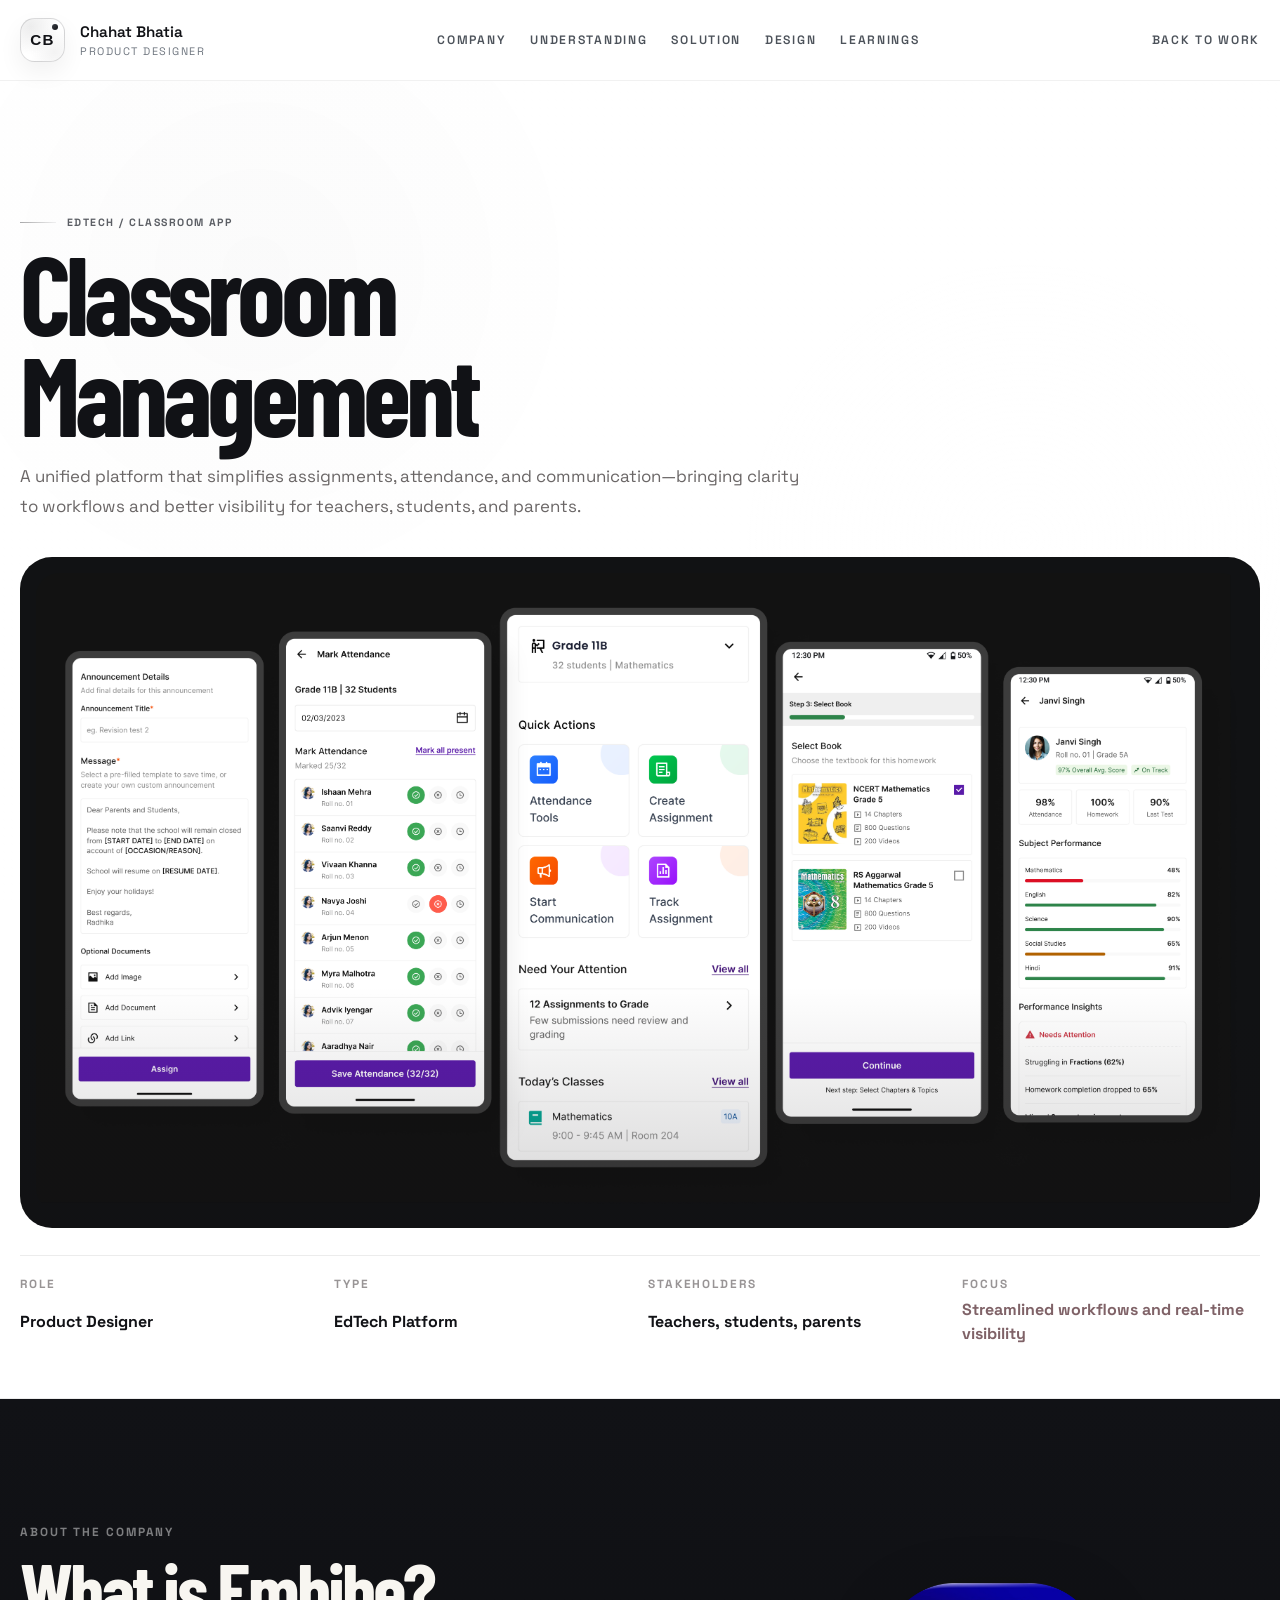
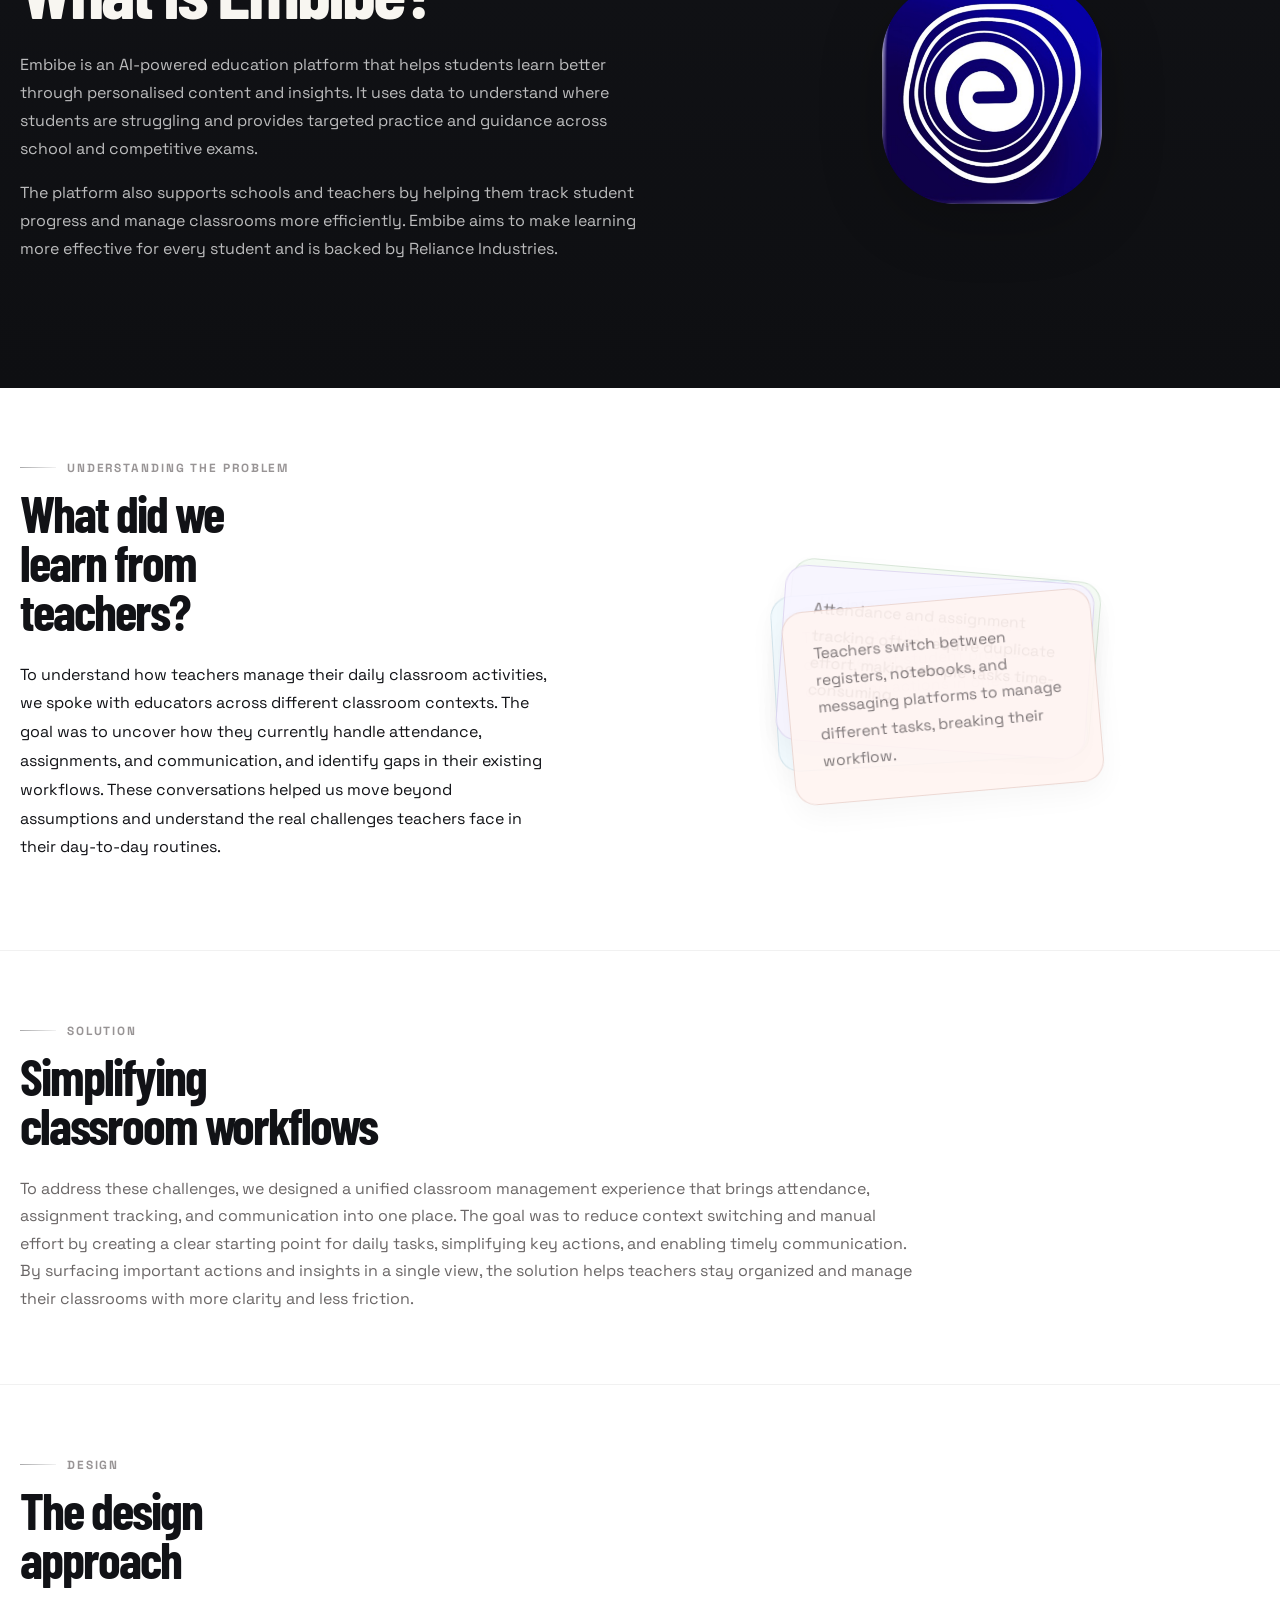
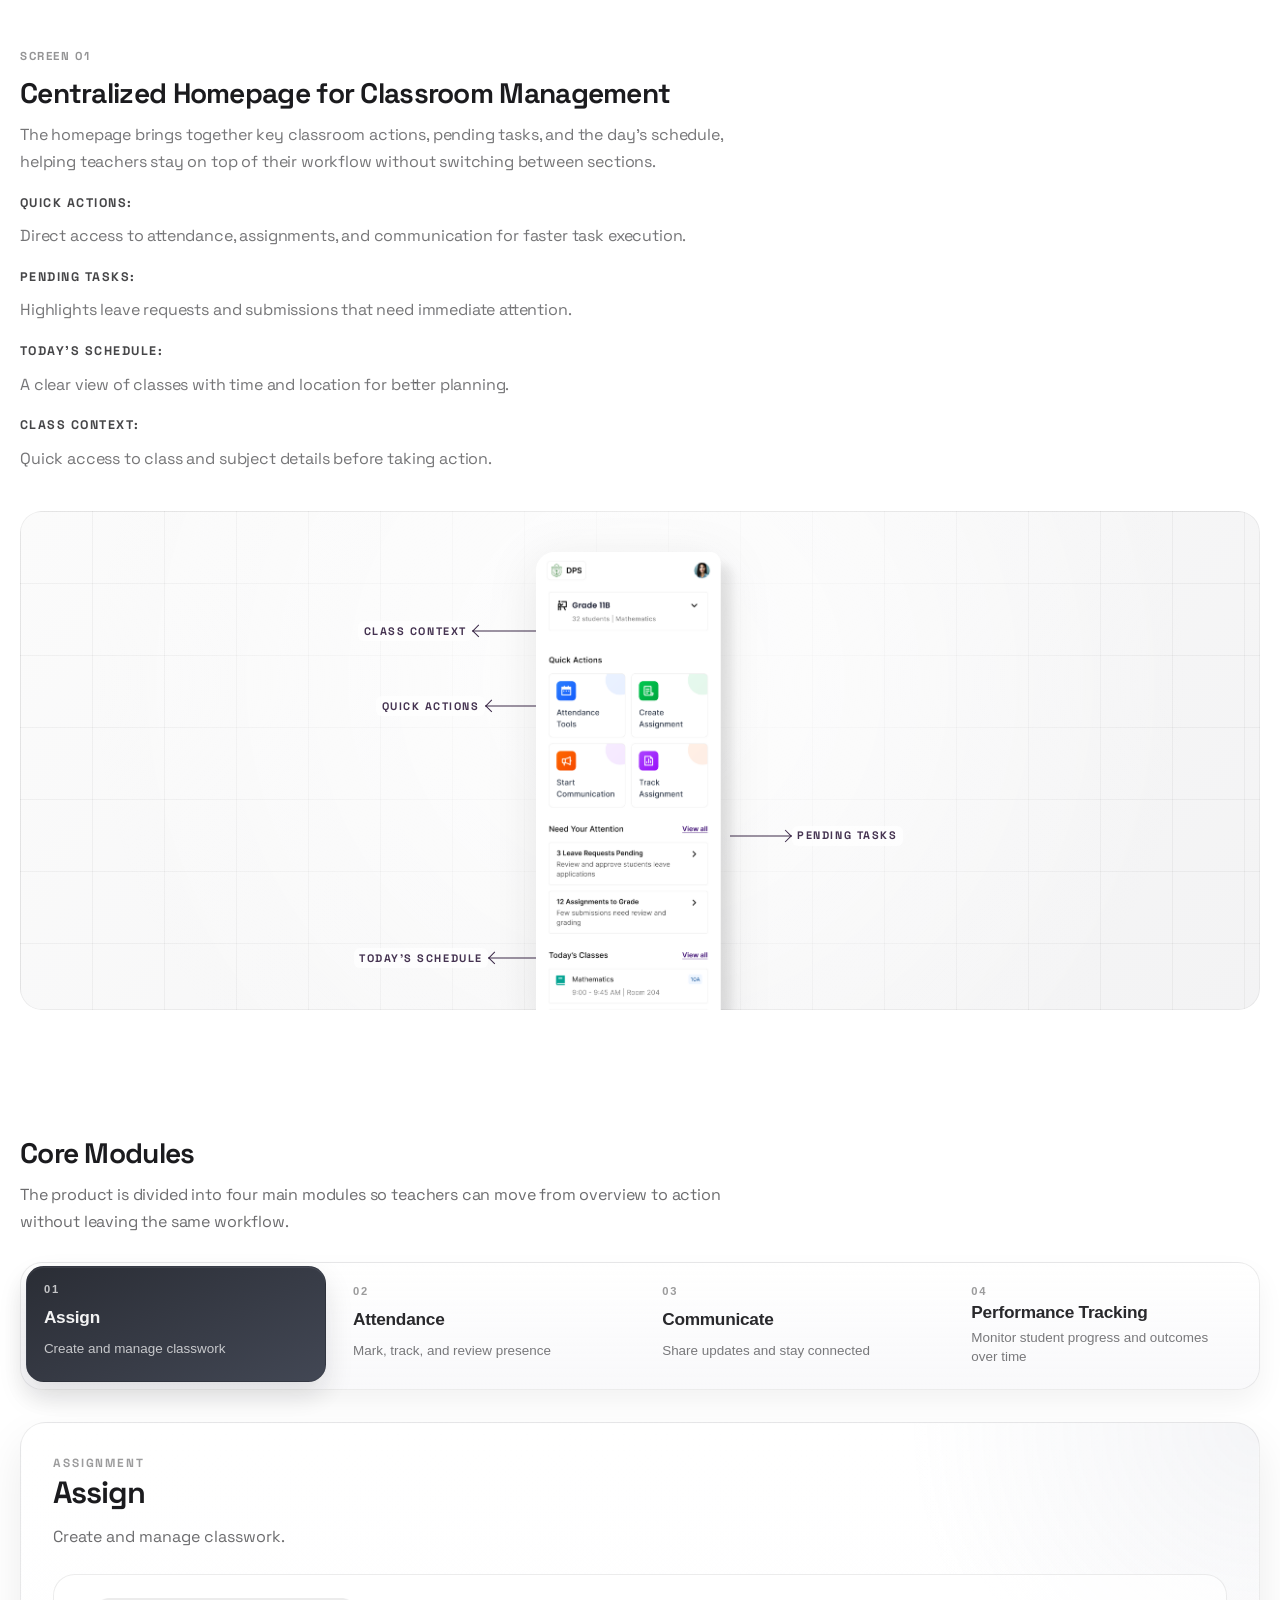
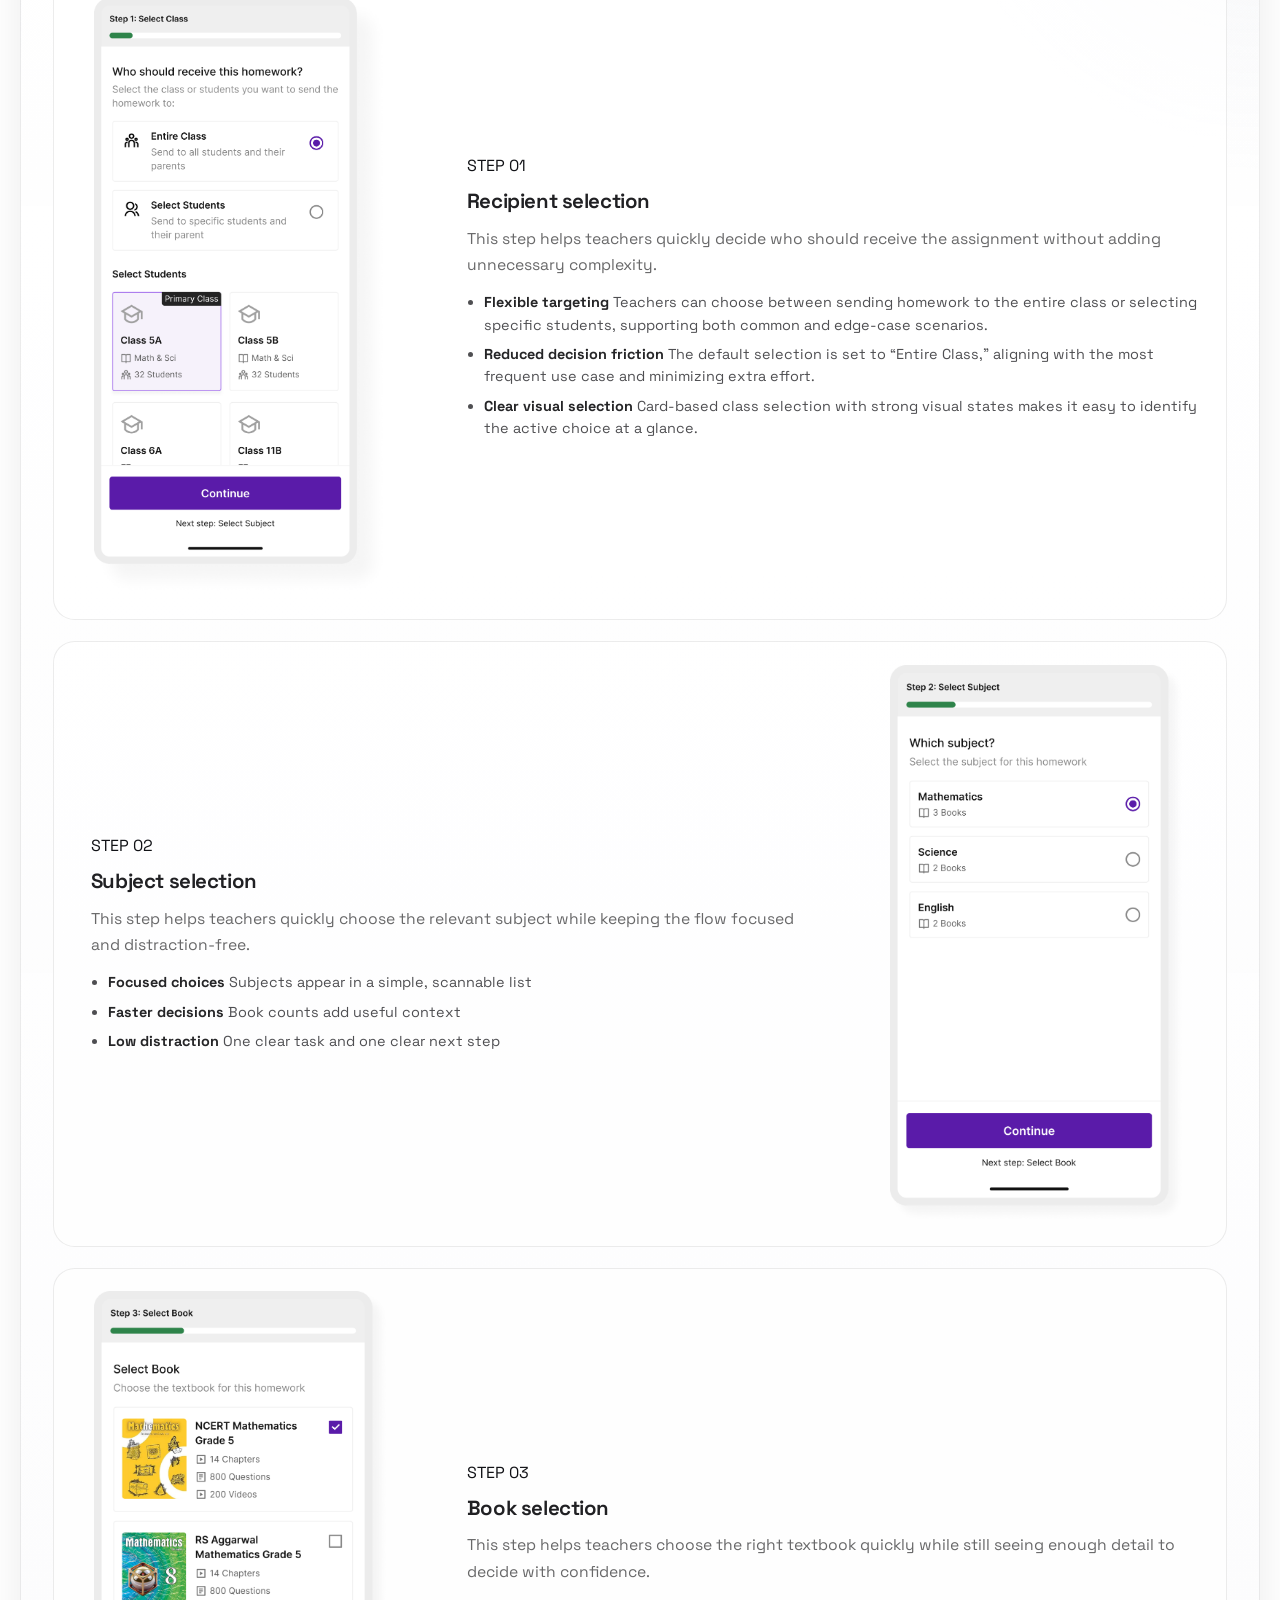
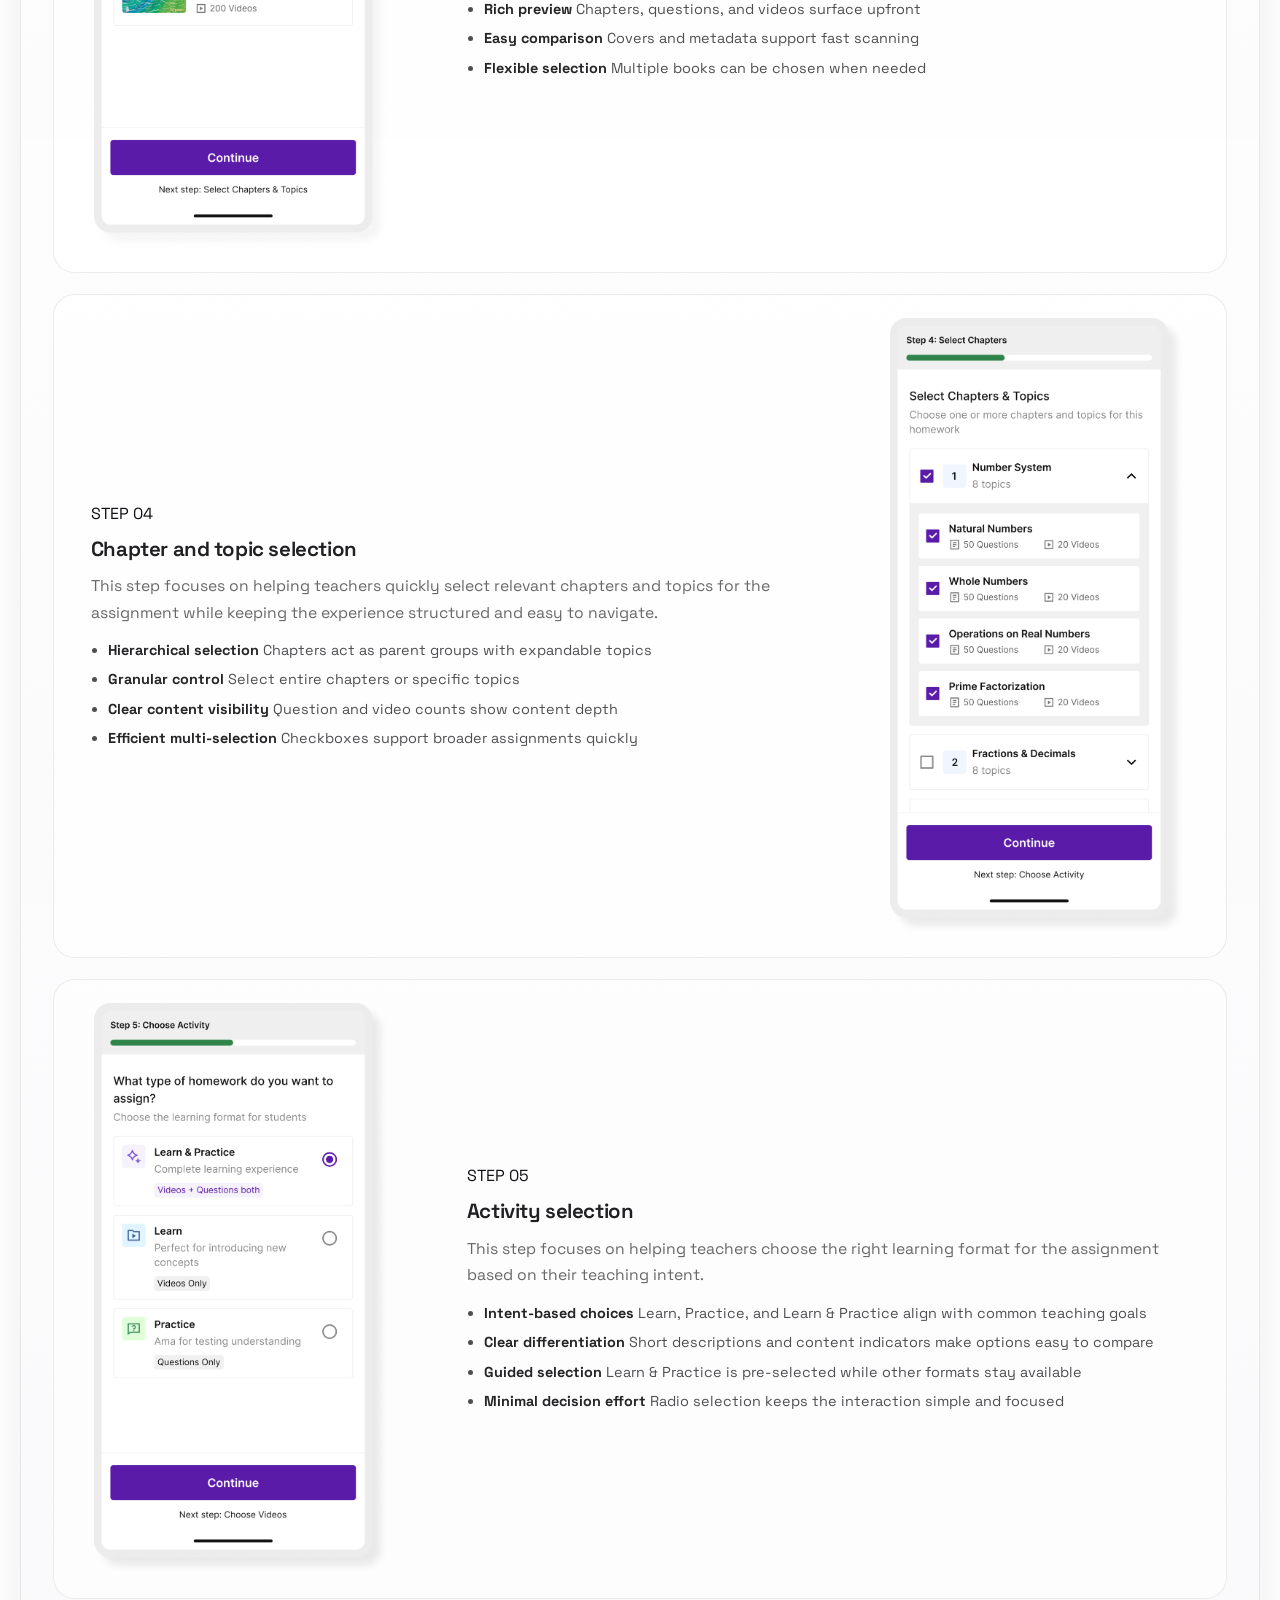
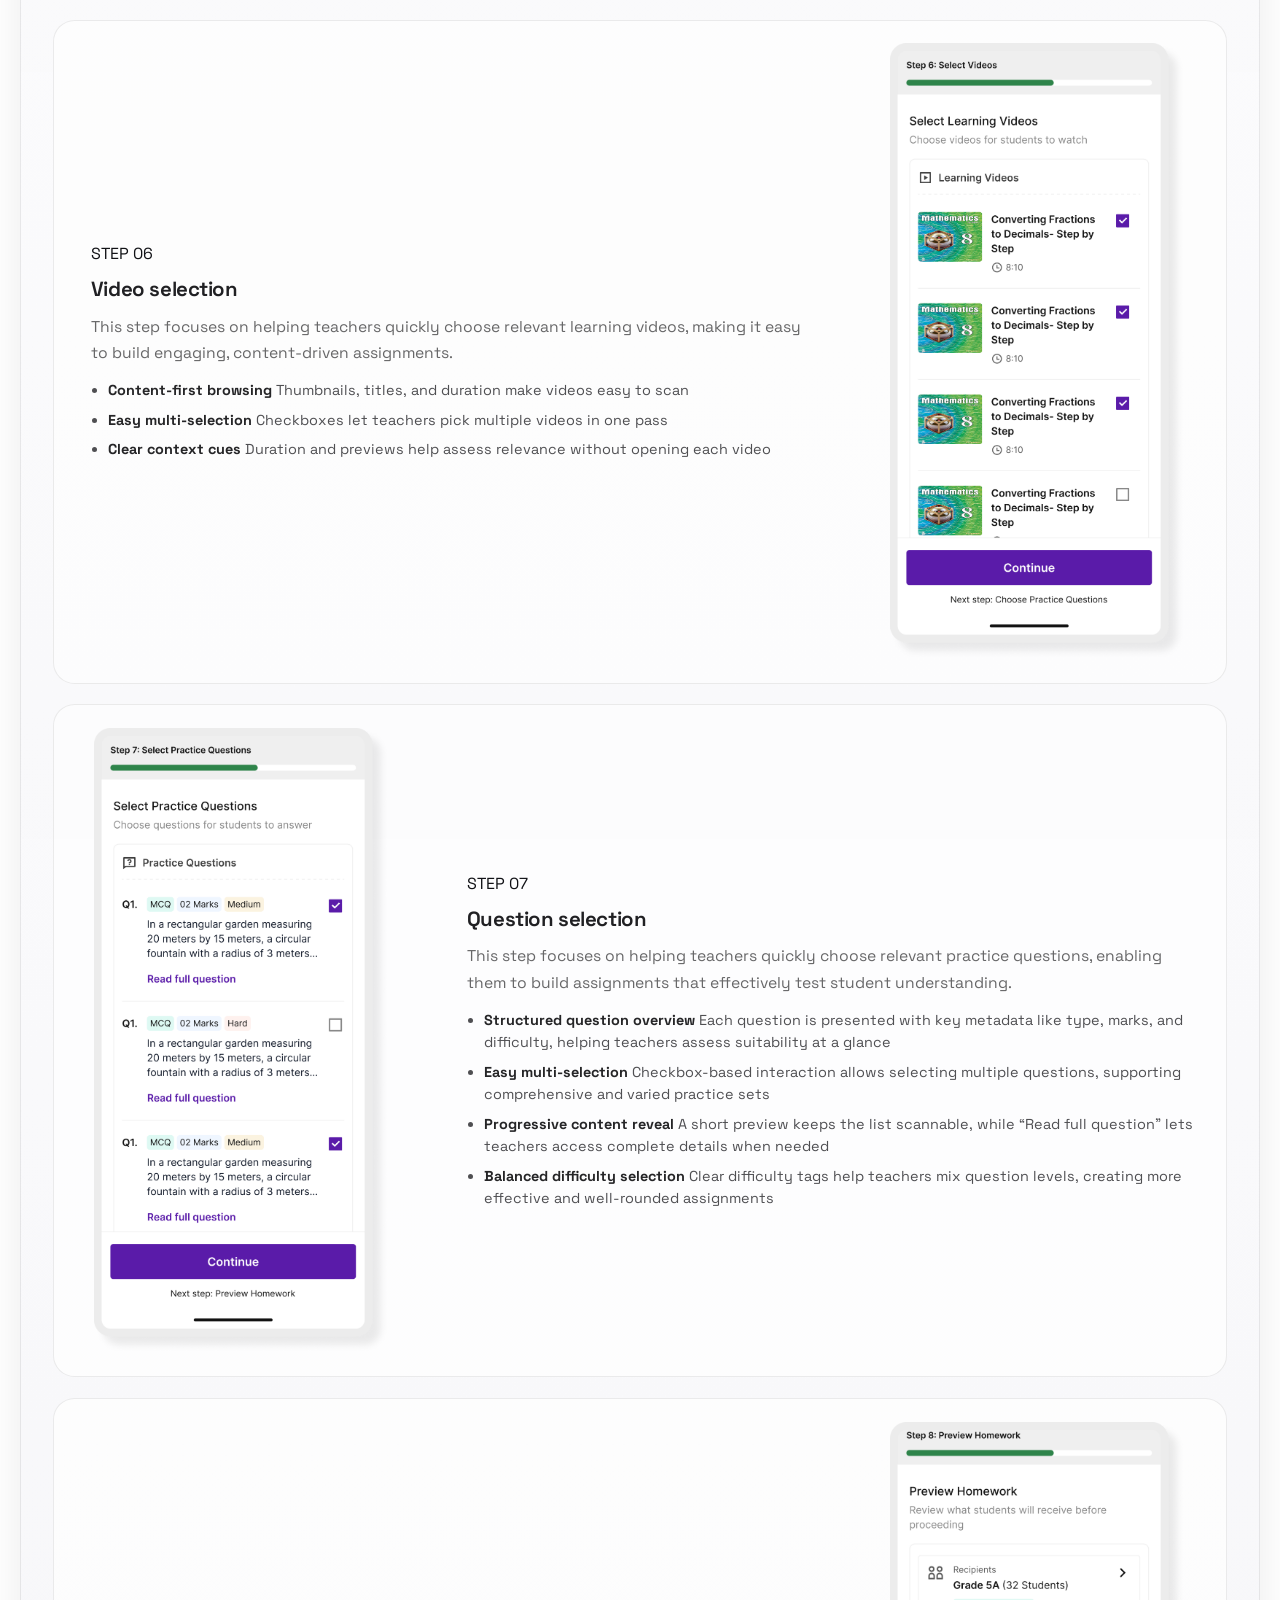
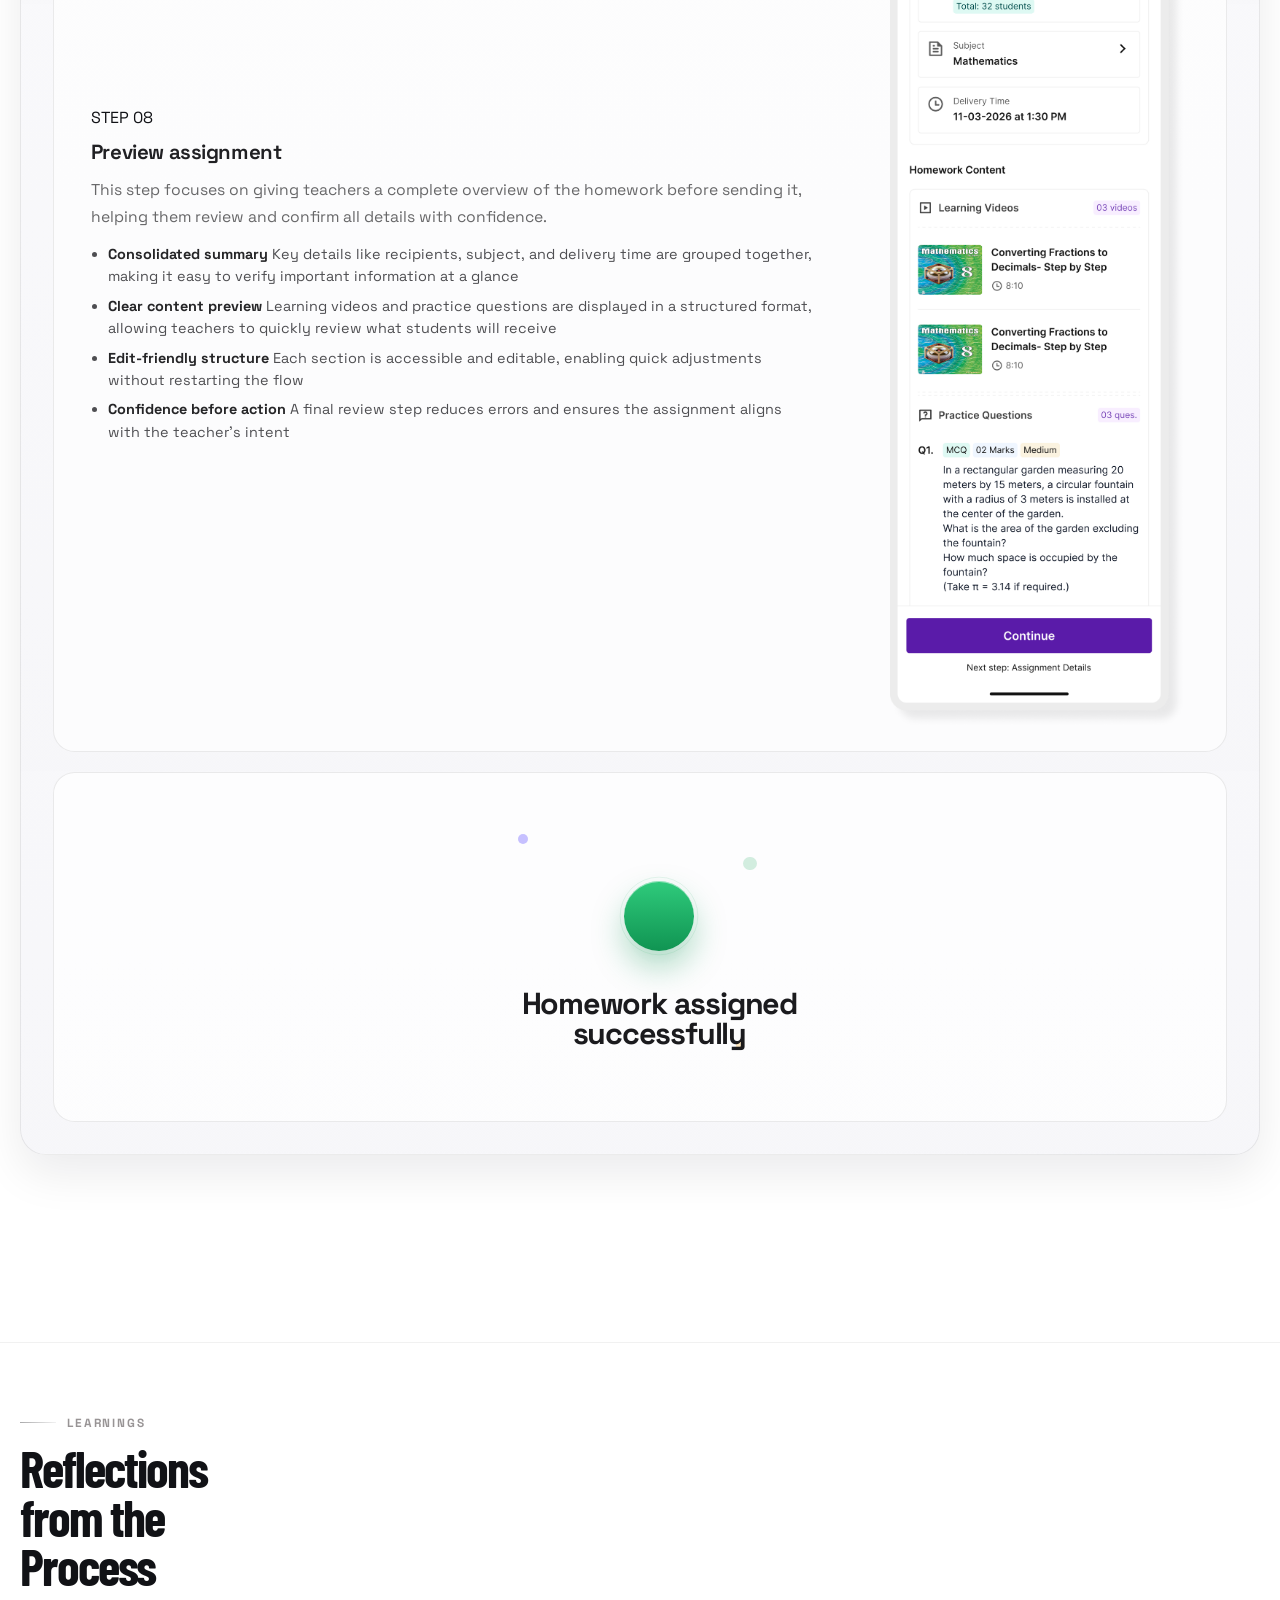
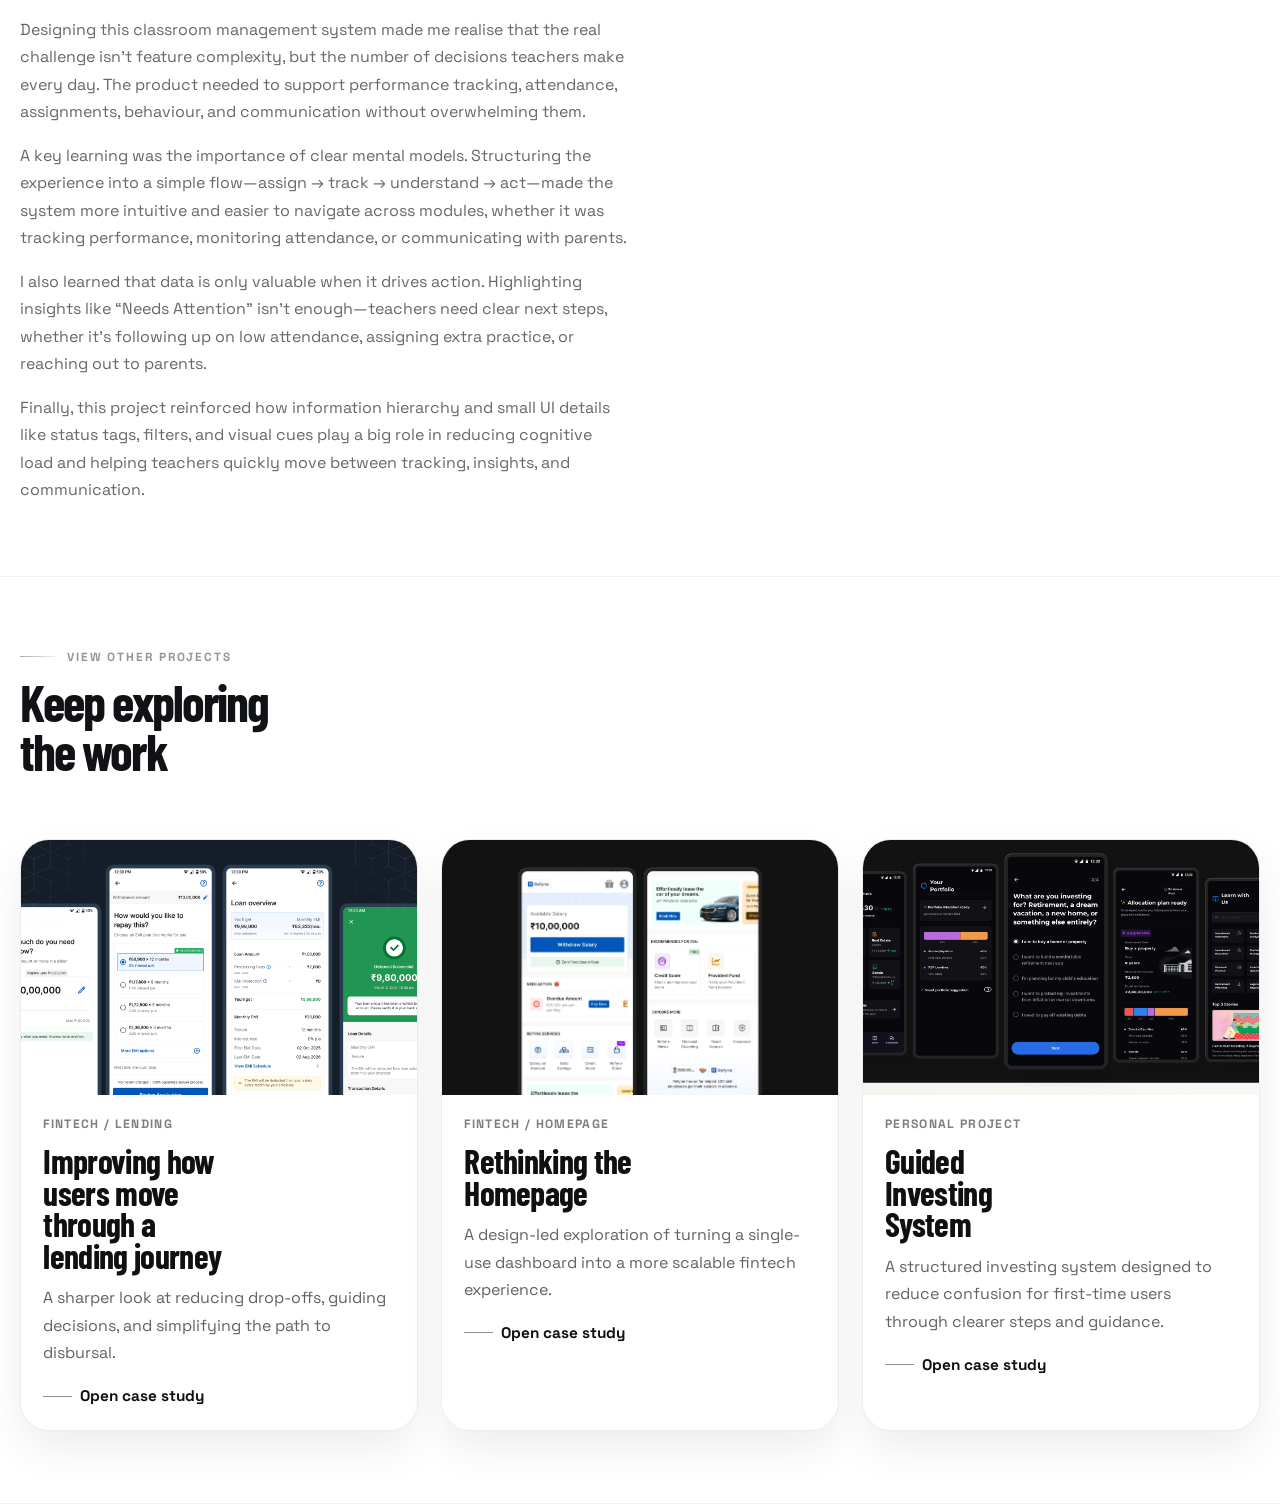
<file: case-study.html>
<!DOCTYPE html>
<html lang="en">
  <head>
    <meta charset="UTF-8" />
    <meta name="viewport" content="width=device-width, initial-scale=1.0" />
    <title>Classroom Management | Chahat Bhatia</title>
    <meta
      name="description"
      content="A clear, UX-centered product design case study by Chahat Bhatia on a classroom management platform for assignments, attendance, and communication."
    />
    <meta
      http-equiv="Cache-Control"
      content="no-store, no-cache, must-revalidate"
    />
    <meta http-equiv="Pragma" content="no-cache" />
    <meta http-equiv="Expires" content="0" />
    <link
      rel="icon"
      href="data:image/svg+xml,%3Csvg xmlns='http://www.w3.org/2000/svg' viewBox='0 0 64 64'%3E%3Crect width='64' height='64' fill='%230f0f10'/%3E%3Ctext x='50%25' y='57%25' text-anchor='middle' font-size='24' font-family='Arial, sans-serif' font-weight='700' letter-spacing='2' fill='%23f3efe8'%3ECB%3C/text%3E%3C/svg%3E"
    />
    <link rel="preconnect" href="https://fonts.googleapis.com" />
    <link rel="preconnect" href="https://fonts.gstatic.com" crossorigin />
    <link
      href="https://fonts.googleapis.com/css2?family=Barlow+Condensed:wght@500;600;700;800&family=Space+Grotesk:wght@400;500;600;700&display=swap"
      rel="stylesheet"
    />
    <link rel="stylesheet" href="./styles.css?v=classroom-research-37" />
  </head>
  <body class="case-page case-doc-page case-doc-page--classroom">
    <header class="site-header case-page__header" id="top">
      <div class="shell site-header__inner">
        <a
          class="brand"
          href="./index.html#top"
          aria-label="Back to Chahat Bhatia portfolio"
        >
          <span class="brand__mark">CB</span>
          <span class="brand__text">
            <strong>Chahat Bhatia</strong>
            <small>Product Designer</small>
          </span>
        </a>

        <nav class="site-nav" aria-label="Case study sections">
          <a href="#company">Company</a>
          <a href="#understanding">Understanding</a>
          <a href="#solution">Solution</a>
          <a href="#design">Design</a>
          <a href="#learnings">Learnings</a>
        </nav>

        <a class="site-header__cta" href="./index.html#work">Back to work</a>
      </div>
    </header>

    <main class="case-doc">
      <section class="case-doc-hero" id="overview">
        <div class="shell reveal">
        <p class="kicker">Edtech / Classroom app</p>
          <div class="case-doc-hero__grid">
            <div class="case-doc-hero__title">
              <h1>Classroom Management</h1>
            </div>

            <div class="case-doc-hero__summary">
              <p>
                A unified platform that simplifies assignments, attendance, and
                communication—bringing clarity to workflows and better
                visibility for teachers, students, and parents.
              </p>
            </div>
          </div>

          <figure
            class="case-doc-cover case-doc-cover--classroom"
            aria-label="Classroom management case study thumbnail"
          >
            <div class="case-doc-cover__visual">
              <img
                class="case-doc-cover__image case-doc-cover__image--classroom"
                src="./assets/classroom-management-cover-v2.png"
                alt="Embibe classroom management product screens"
              />
            </div>
          </figure>

          <div class="case-doc-meta" aria-label="Classroom management metadata">
            <div class="case-doc-meta__item">
              <span>Role</span>
              <strong>Product Designer</strong>
            </div>
            <div class="case-doc-meta__item">
              <span>Type</span>
              <strong>EdTech Platform</strong>
            </div>
            <div class="case-doc-meta__item">
              <span>Stakeholders</span>
              <strong>Teachers, students, parents</strong>
            </div>
            <div class="case-doc-meta__item case-doc-meta__item--impact">
              <span>Focus</span>
              <strong>Streamlined workflows and real-time visibility</strong>
            </div>
          </div>
        </div>
      </section>

      <section class="case-doc-section case-doc-company" id="company">
        <div class="shell reveal">
          <div class="case-doc-company__grid">
            <div class="case-doc-company__copy">
              <div class="case-doc-section__header">
                <p class="kicker">About the company</p>
                <h2>What is Embibe?</h2>
              </div>

              <div class="case-doc-section__body">
                <p>
                  Embibe is an AI-powered education platform that helps
                  students learn better through personalised content and
                  insights. It uses data to understand where students are
                  struggling and provides targeted practice and guidance across
                  school and competitive exams.
                </p>

                <p>
                  The platform also supports schools and teachers by helping
                  them track student progress and manage classrooms more
                  efficiently. Embibe aims to make learning more effective for
                  every student and is backed by Reliance Industries.
                </p>
              </div>
            </div>

            <div class="case-doc-company__visual" data-company-visual>
              <img
                class="case-doc-company__logo"
                src="./assets/embibe-logo.png"
                alt="Embibe logo"
              />

              <div class="case-doc-company__tags" aria-label="Embibe platform strengths">
                <span class="case-doc-company__chip">AI learning</span>
                <span class="case-doc-company__chip">Progress insights</span>
                <span class="case-doc-company__chip">Classroom support</span>
              </div>
            </div>
          </div>
        </div>
      </section>

      <section class="case-doc-section case-doc-research" id="understanding">
        <div class="shell reveal">
          <div class="case-doc-research__grid">
            <div class="case-doc-research__copy">
              <div class="case-doc-section__header">
                <p class="kicker">Understanding the problem</p>
                <h2>What did we learn from teachers?</h2>
              </div>

              <div class="case-doc-research__body">
                <p>
                  To understand how teachers manage their daily classroom
                  activities, we spoke with educators across different
                  classroom contexts. The goal was to uncover how they
                  currently handle attendance, assignments, and communication,
                  and identify gaps in their existing workflows. These
                  conversations helped us move beyond assumptions and
                  understand the real challenges teachers face in their
                  day-to-day routines.
                </p>
              </div>
            </div>

            <div class="case-doc-research__cards" data-research-cards aria-label="Teacher interview insights">
              <article class="case-doc-research__card">
                <p>Teachers switch between registers, notebooks, and messaging platforms to manage different tasks, breaking their workflow.</p>
              </article>
              <article class="case-doc-research__card">
                <p>Attendance and assignment tracking often require duplicate effort, making simple tasks time-consuming.</p>
              </article>
              <article class="case-doc-research__card">
                <p>There’s no quick way to get a clear view of student progress or pending actions in one place.</p>
              </article>
              <article class="case-doc-research__card">
                <p>Updates to parents are often inconsistent or delayed due to reliance on manual methods.</p>
              </article>
            </div>
          </div>
        </div>
      </section>

      <section class="case-doc-section case-doc-section--soft" id="solution">
        <div class="shell reveal">
          <div class="case-doc-section__header">
            <p class="kicker">Solution</p>
            <h2>Simplifying classroom workflows</h2>
          </div>

          <div class="case-doc-context">
            <div class="case-doc-section__body">
              <p>
                To address these challenges, we designed a unified classroom
                management experience that brings attendance, assignment
                tracking, and communication into one place. The goal was to
                reduce context switching and manual effort by creating a clear
                starting point for daily tasks, simplifying key actions, and
                enabling timely communication. By surfacing important actions
                and insights in a single view, the solution helps teachers stay
                organized and manage their classrooms with more clarity and
                less friction.
              </p>
            </div>
          </div>
        </div>
      </section>

      <section class="case-doc-section" id="design">
        <div class="shell reveal">
          <div class="case-doc-section__header">
            <p class="kicker">Design</p>
            <h2>The design approach</h2>
          </div>

          <div class="case-doc-design-showcase">
            <article class="case-doc-design-showcase__card">
              <div class="case-doc-design-showcase__content">
                <span>Screen 01</span>
                <h3>Centralized Homepage for Classroom Management</h3>
                <p>
                  The homepage brings together key classroom actions, pending
                  tasks, and the day’s schedule, helping teachers stay on top
                  of their workflow without switching between sections.
                </p>
                <p class="case-doc-design-showcase__subheading">Quick actions:</p>
                <p>Direct access to attendance, assignments, and communication for faster task execution.</p>
                <p class="case-doc-design-showcase__subheading">Pending tasks:</p>
                <p>Highlights leave requests and submissions that need immediate attention.</p>
                <p class="case-doc-design-showcase__subheading">Today’s schedule:</p>
                <p>A clear view of classes with time and location for better planning.</p>
                <p class="case-doc-design-showcase__subheading">Class context:</p>
                <p>Quick access to class and subject details before taking action.</p>
              </div>

              <div class="case-doc-design-showcase__visual case-doc-design-showcase__visual--classroom-home">
                <div class="case-doc-design-showcase__home-annotated">
                  <img
                    class="case-doc-design-showcase__image case-doc-design-showcase__image--classroom-home"
                    src="./assets/classroom-homepage-annotated-source.png"
                    alt="Classroom homepage showing class details, quick actions, pending tasks, and today's schedule."
                    loading="lazy"
                  />
                  <div class="case-doc-design-showcase__callout-lines" aria-hidden="true"></div>
                  <span class="case-doc-design-showcase__callout case-doc-design-showcase__callout--class-context">Class context</span>
                  <span class="case-doc-design-showcase__callout case-doc-design-showcase__callout--quick-actions">Quick actions</span>
                  <span class="case-doc-design-showcase__callout case-doc-design-showcase__callout--pending-tasks">Pending tasks</span>
                  <span class="case-doc-design-showcase__callout case-doc-design-showcase__callout--todays-schedule">Today's schedule</span>
                </div>
              </div>
            </article>

            <div class="case-doc-modules" data-core-modules>
              <div class="case-doc-modules__intro">
                <h3>Core Modules</h3>
                <p>
                  The product is divided into four main modules so teachers can
                  move from overview to action without leaving the same
                  workflow.
                </p>
              </div>

              <div class="case-doc-modules__selector" role="tablist" aria-label="Core classroom modules">
                <button class="case-doc-modules__tab is-active" type="button" role="tab" aria-selected="true" data-module-tab="dashboard">
                  <span>01</span>
                  <strong>Assign</strong>
                  <small>Create and manage classwork</small>
                </button>
                <button class="case-doc-modules__tab" type="button" role="tab" aria-selected="false" data-module-tab="attendance">
                  <span>02</span>
                  <strong>Attendance</strong>
                  <small>Mark, track, and review presence</small>
                </button>
                <button class="case-doc-modules__tab" type="button" role="tab" aria-selected="false" data-module-tab="assignments">
                  <span>03</span>
                  <strong>Communicate</strong>
                  <small>Share updates and stay connected</small>
                </button>
                <button class="case-doc-modules__tab" type="button" role="tab" aria-selected="false" data-module-tab="communication">
                  <span>04</span>
                  <strong>Performance Tracking</strong>
                  <small>Monitor student progress and outcomes over time</small>
                </button>
              </div>

              <div class="case-doc-modules__panel" data-core-modules-panel role="tabpanel" aria-label="01 Assign Create and manage classwork">
                <div class="case-doc-modules__summary">
                  <div class="case-doc-modules__meta">
                    <span class="case-doc-modules__eyebrow" data-core-modules-kicker>Module 01</span>
                    <h4 data-core-modules-title>Assign</h4>
                  </div>
                  <p data-core-modules-description>
                    A focused classwork flow that helps teachers create, organize,
                    and manage assignments from setup to final review.
                  </p>
                </div>

                <div class="case-doc-modules__screens" data-core-modules-screens></div>
              </div>
            </div>
          </div>
        </div>
      </section>

      <section class="case-doc-section" id="learnings">
        <div class="shell reveal">
          <div class="case-doc-section__header">
            <p class="kicker">Learnings</p>
            <h2>Reflections from the Process</h2>
          </div>

          <div class="case-doc-section__body case-doc-section__body--narrow">
            <p>
              Designing this classroom management system made me realise that
              the real challenge isn&rsquo;t feature complexity, but the number
              of decisions teachers make every day. The product needed to
              support performance tracking, attendance, assignments,
              behaviour, and communication without overwhelming them.
            </p>
            <p>
              A key learning was the importance of clear mental models.
              Structuring the experience into a simple flow&mdash;assign
              &rarr; track &rarr; understand &rarr; act&mdash;made the system
              more intuitive and easier to navigate across modules, whether it
              was tracking performance, monitoring attendance, or
              communicating with parents.
            </p>
            <p>
              I also learned that data is only valuable when it drives action.
              Highlighting insights like &ldquo;Needs Attention&rdquo; isn&rsquo;t
              enough&mdash;teachers need clear next steps, whether it&rsquo;s
              following up on low attendance, assigning extra practice, or
              reaching out to parents.
            </p>
            <p>
              Finally, this project reinforced how information hierarchy and
              small UI details like status tags, filters, and visual cues play
              a big role in reducing cognitive load and helping teachers
              quickly move between tracking, insights, and communication.
            </p>
          </div>

        </div>
      </section>

      <section class="case-doc-section case-doc-section--more-projects" id="view-other-projects">
        <div class="shell reveal">
          <div class="case-doc-more-projects">
            <div class="case-doc-section__header">
              <p class="kicker">View Other Projects</p>
              <h2>Keep exploring the work</h2>
            </div>

            <div class="case-doc-more-projects__grid">
              <a class="case-doc-more-projects__card" href="./lending-case-study.html">
                <div class="case-doc-more-projects__visual">
                  <img
                    src="./assets/sod-thumbnail.png"
                    alt="Lending journey case study thumbnail showing multiple mobile screens."
                  />
                </div>
                <div class="case-doc-more-projects__body">
                  <p class="case-doc-more-projects__eyebrow">Fintech / Lending</p>
                  <h3>Improving how users move through a lending journey</h3>
                  <p>
                    A sharper look at reducing drop-offs, guiding decisions, and
                    simplifying the path to disbursal.
                  </p>
                  <span class="case-doc-more-projects__link">Open case study</span>
                </div>
              </a>

              <a class="case-doc-more-projects__card" href="./refyne-case-study.html">
                <div class="case-doc-more-projects__visual">
                  <img
                    src="./assets/refyne-context.png"
                    alt="Refyne homepage redesign thumbnail showing dashboard and service modules."
                  />
                </div>
                <div class="case-doc-more-projects__body">
                  <p class="case-doc-more-projects__eyebrow">Fintech / Homepage</p>
                  <h3>Rethinking the Homepage</h3>
                  <p>
                    A design-led exploration of turning a single-use dashboard
                    into a more scalable fintech experience.
                  </p>
                  <span class="case-doc-more-projects__link">Open case study</span>
                </div>
              </a>

              <a
                class="case-doc-more-projects__card"
                href="./guided-investing-case-study.html?v=guided-investing-case-1"
              >
                <div class="case-doc-more-projects__visual">
                  <img
                    src="./assets/guided-investing-cover-4.png"
                    alt="Guided investing case study thumbnail showing onboarding and portfolio screens."
                  />
                </div>
                <div class="case-doc-more-projects__body">
                  <p class="case-doc-more-projects__eyebrow">Personal Project</p>
                  <h3>Guided Investing System</h3>
                  <p>
                    A structured investing system designed to reduce confusion
                    for first-time users through clearer steps and guidance.
                  </p>
                  <span class="case-doc-more-projects__link">Open case study</span>
                </div>
              </a>
            </div>
          </div>
        </div>
      </section>
    </main>

    <div class="cursor-dot" aria-hidden="true"></div>
    <div class="cursor-ring" aria-hidden="true"></div>

    <script src="./script.js?v=classroom-research-60"></script>
  </body>
</html>
</file>
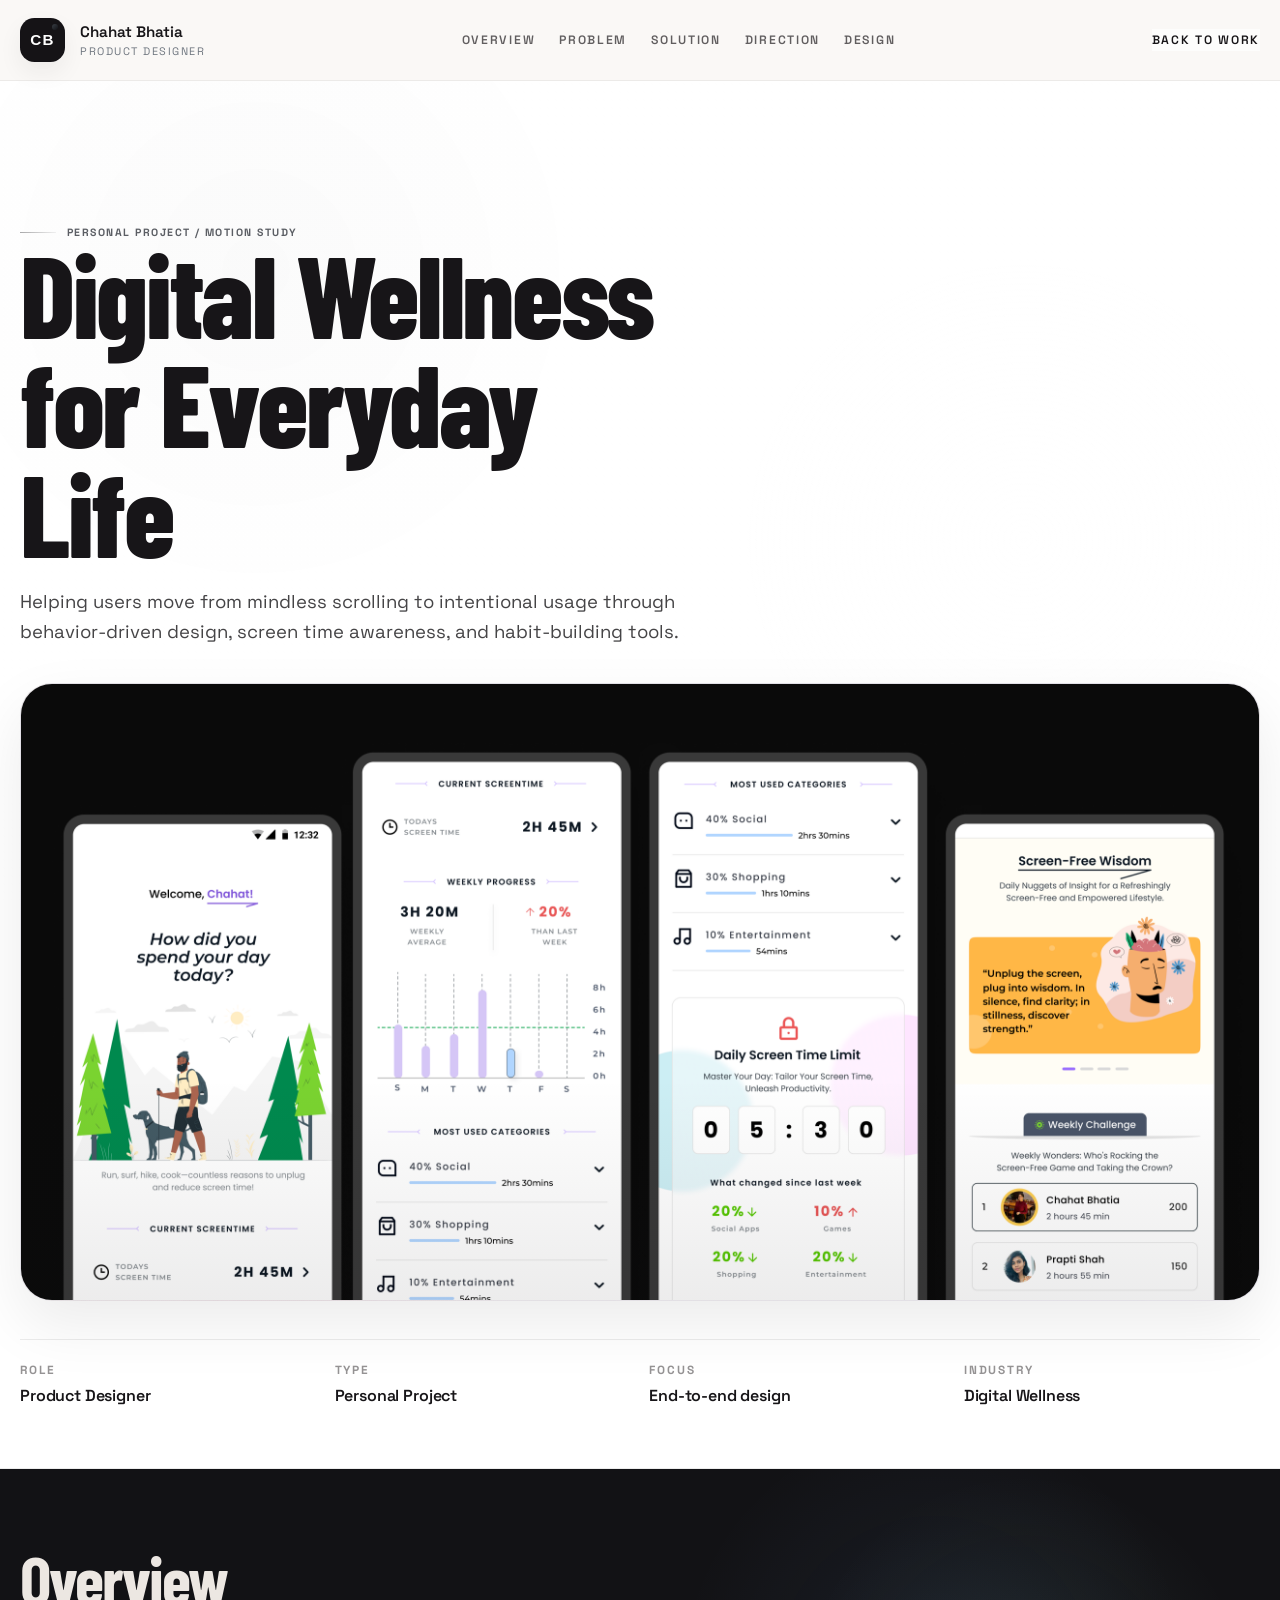
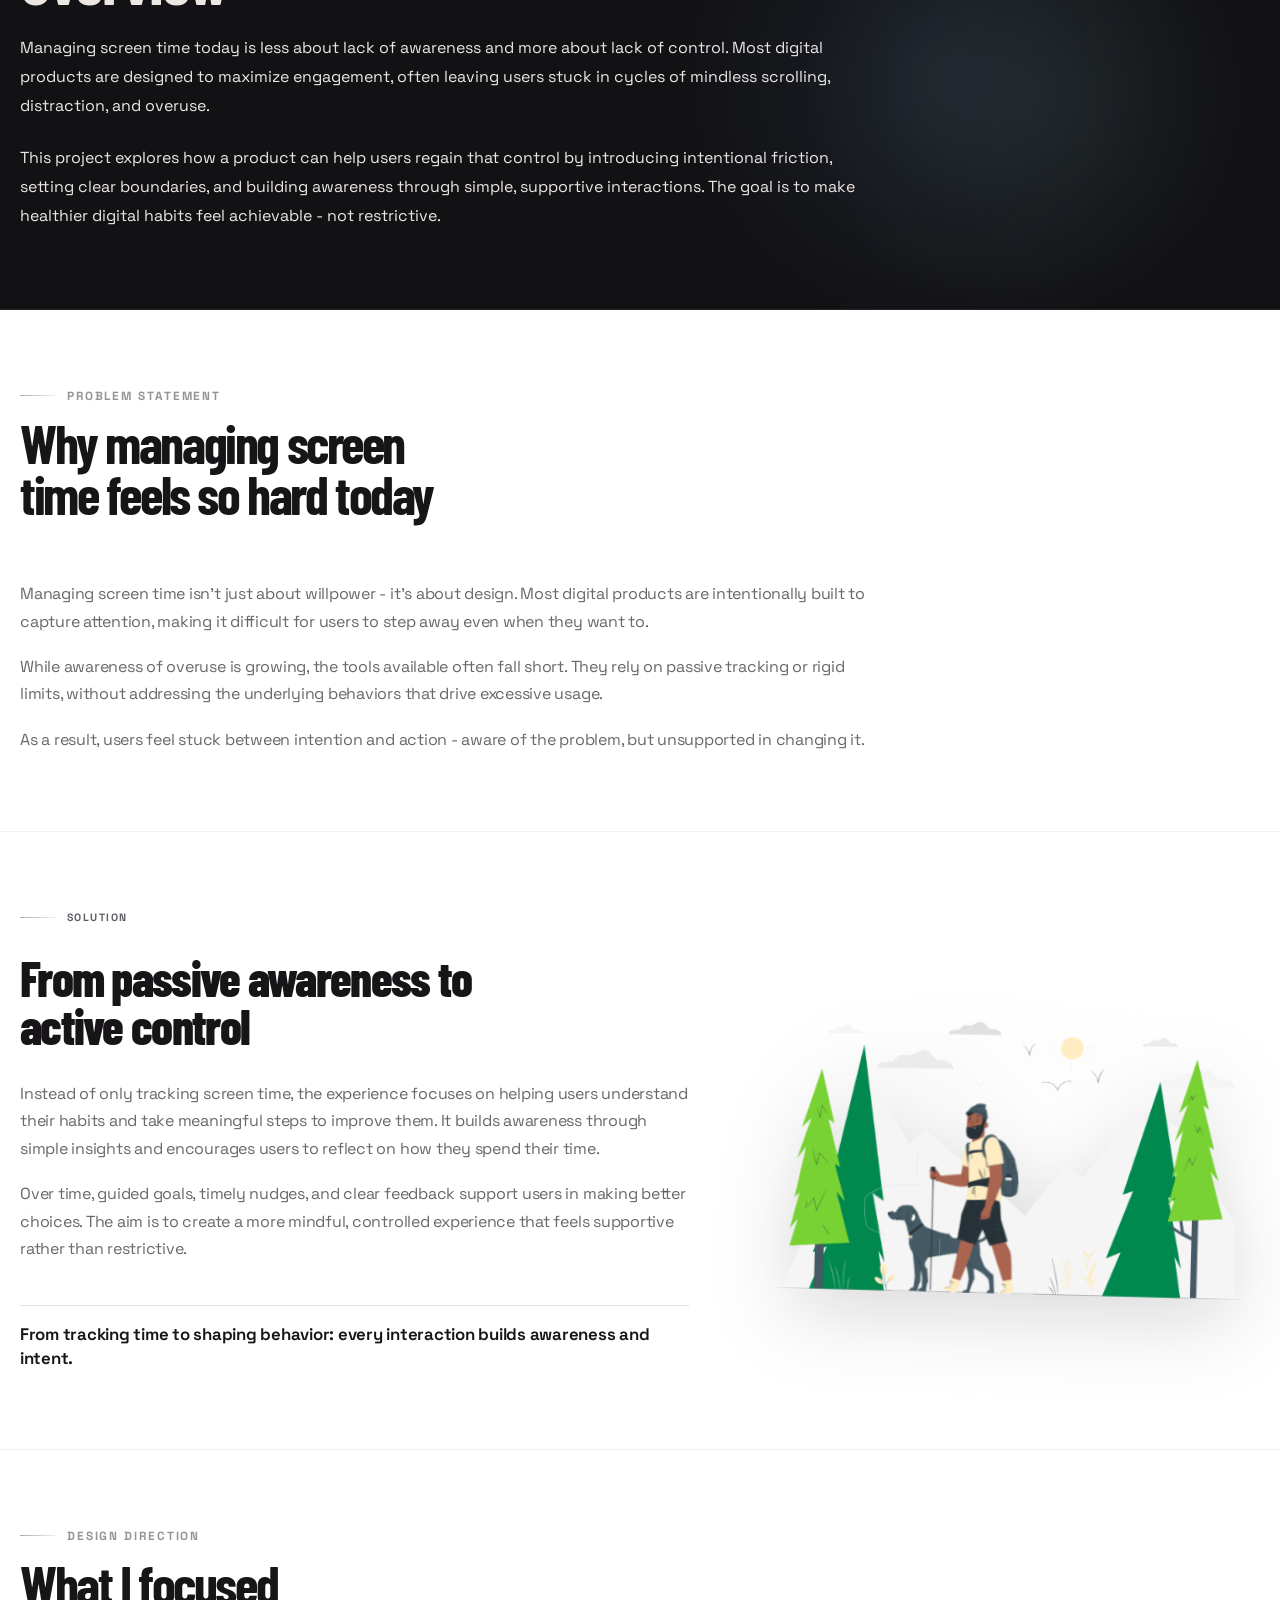
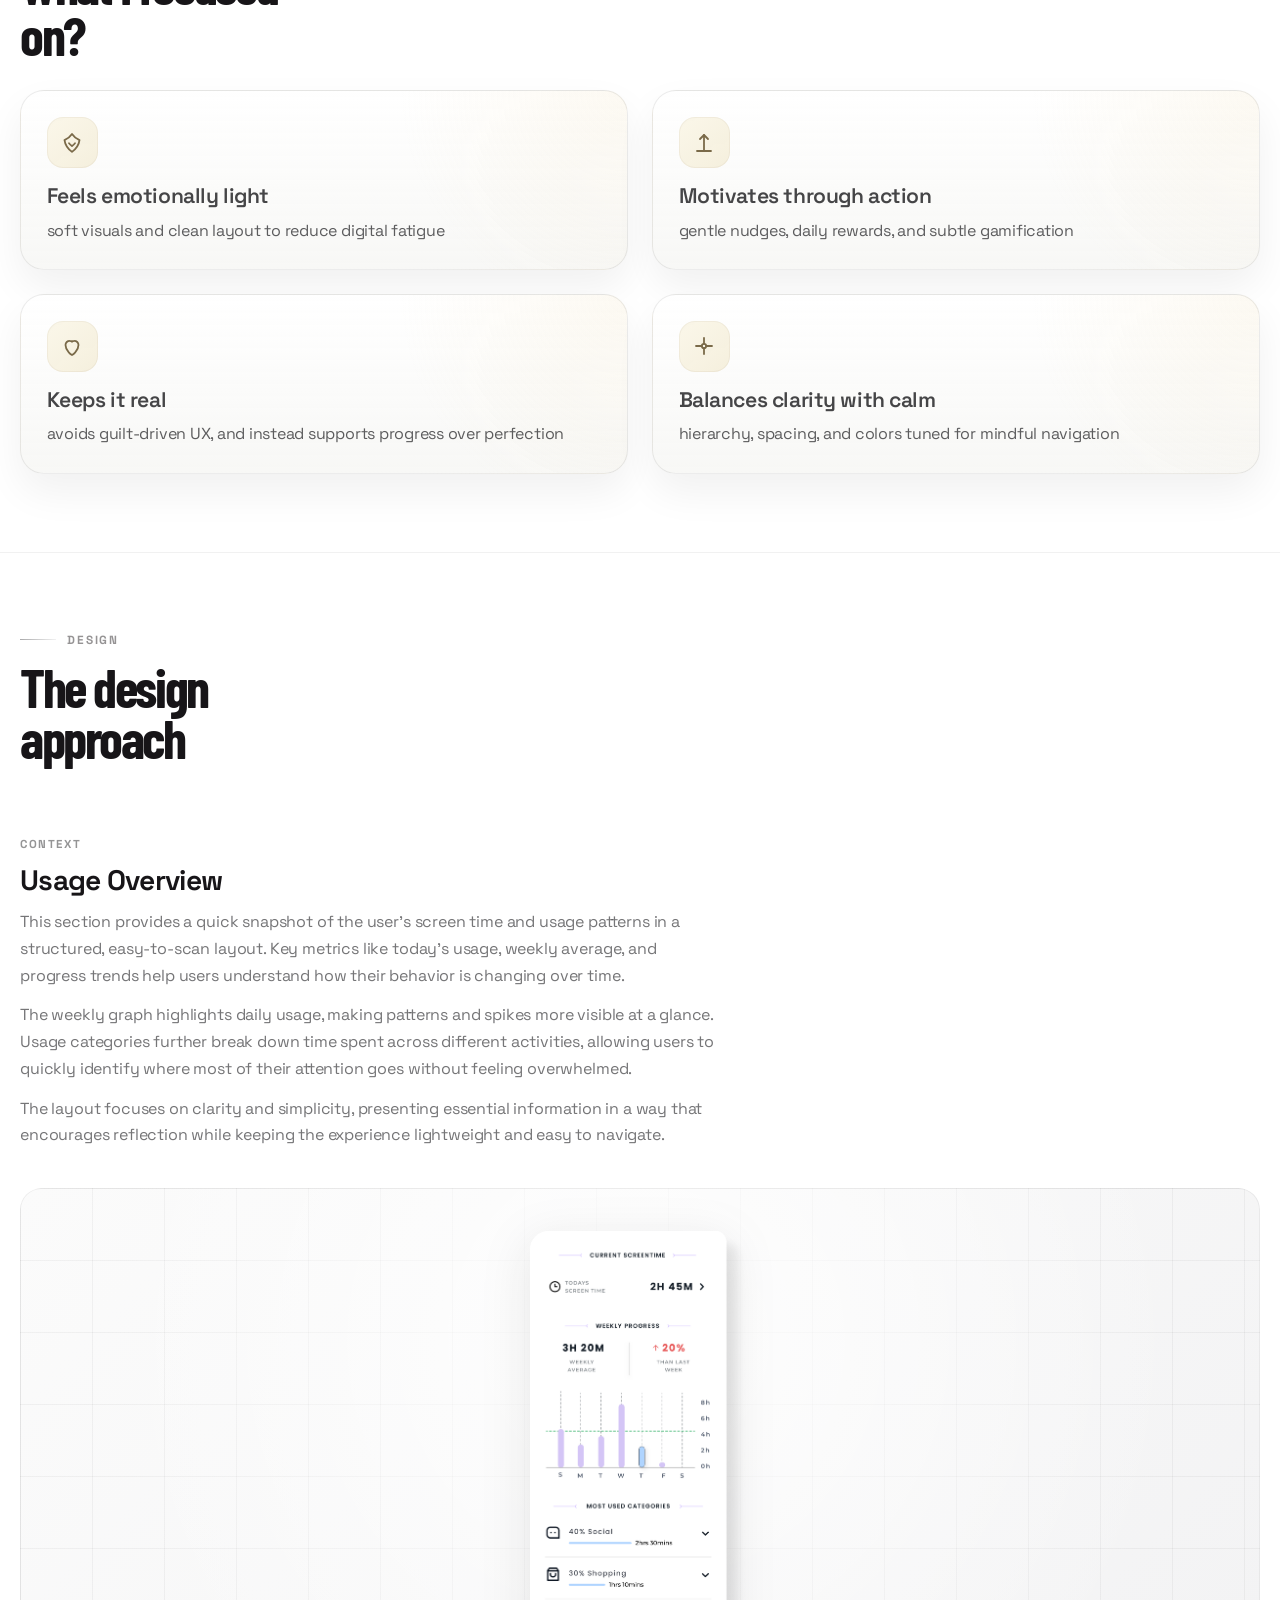
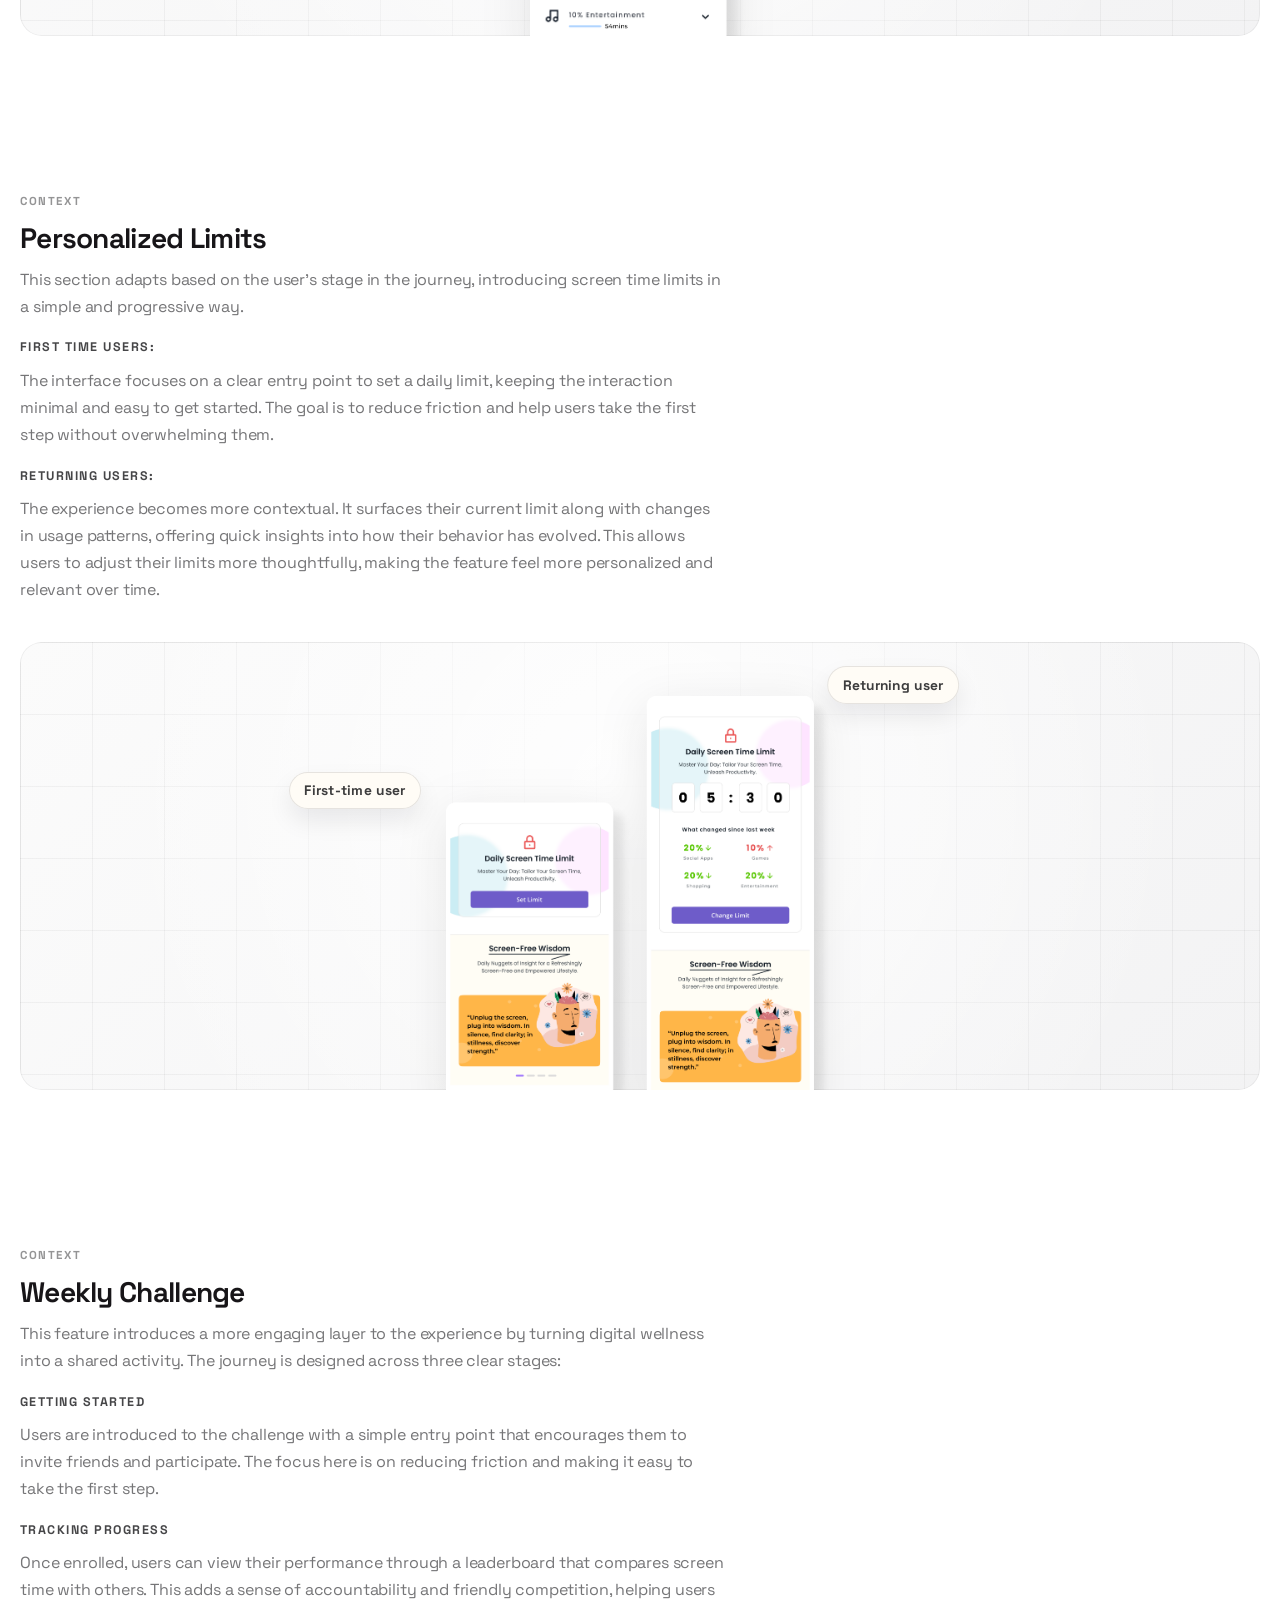
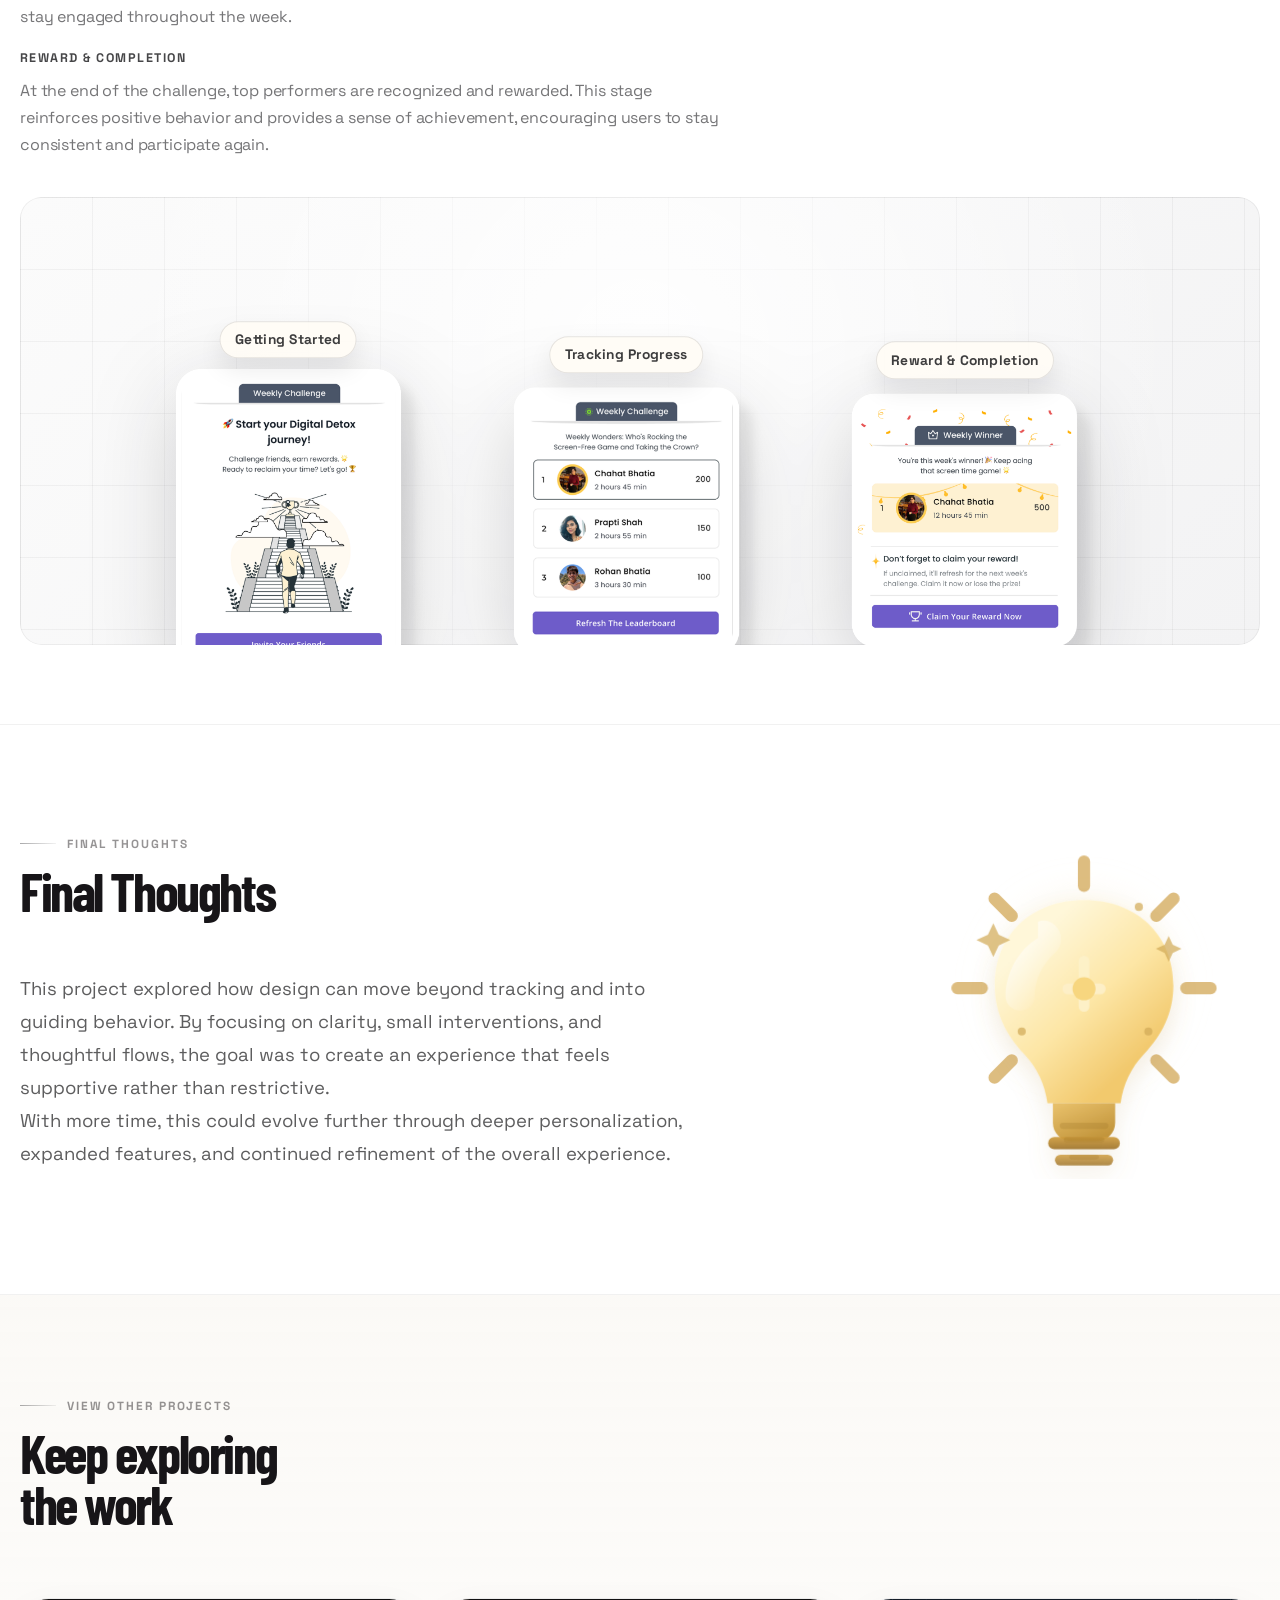
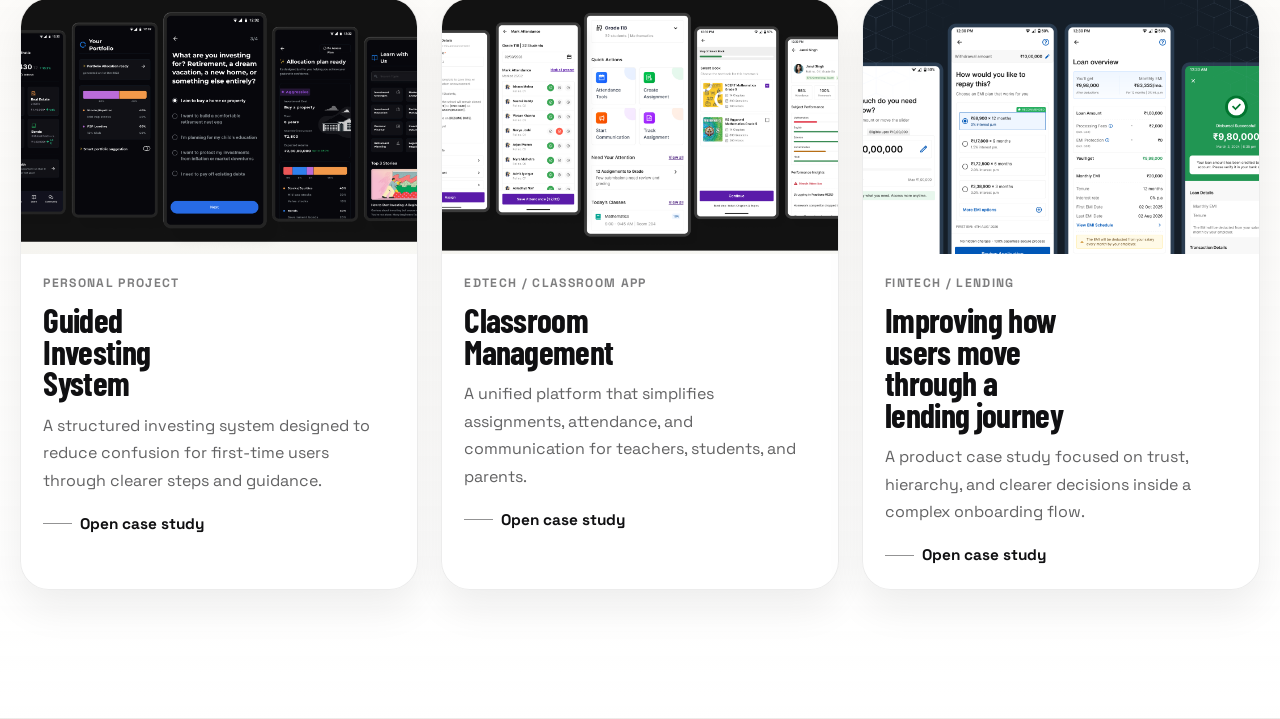
<file: exploration-case-study.html>
<!DOCTYPE html>
<html lang="en">
  <head>
    <meta charset="UTF-8" />
    <meta name="viewport" content="width=device-width, initial-scale=1.0" />
    <title>Digital Wellness for Everyday Life | Chahat Bhatia</title>
    <meta
      name="description"
      content="A short, UX-focused preview case study by Chahat Bhatia for a personal digital wellness exploration."
    />
    <meta
      http-equiv="Cache-Control"
      content="no-store, no-cache, must-revalidate"
    />
    <meta http-equiv="Pragma" content="no-cache" />
    <meta http-equiv="Expires" content="0" />
    <link
      rel="icon"
      href="data:image/svg+xml,%3Csvg xmlns='http://www.w3.org/2000/svg' viewBox='0 0 64 64'%3E%3Crect width='64' height='64' fill='%230f0f10'/%3E%3Ctext x='50%25' y='57%25' text-anchor='middle' font-size='24' font-family='Arial, sans-serif' font-weight='700' letter-spacing='2' fill='%23f3efe8'%3ECB%3C/text%3E%3C/svg%3E"
    />
    <link rel="preconnect" href="https://fonts.googleapis.com" />
    <link rel="preconnect" href="https://fonts.gstatic.com" crossorigin />
    <link
      href="https://fonts.googleapis.com/css2?family=Barlow+Condensed:wght@500;600;700;800&family=Space+Grotesk:wght@400;500;600;700&display=swap"
      rel="stylesheet"
    />
    <link rel="stylesheet" href="./styles.css?v=exploration-case-2" />
    <link rel="stylesheet" href="./personal-case-studies.css?v=personal-case-55" />
  </head>
  <body class="case-page case-doc-page case-doc-page--exploration">
    <header class="site-header case-page__header" id="top">
      <div class="shell site-header__inner">
        <a
          class="brand"
          href="./index.html#top"
          aria-label="Back to Chahat Bhatia portfolio"
        >
          <span class="brand__mark">CB</span>
          <span class="brand__text">
            <strong>Chahat Bhatia</strong>
            <small>Product Designer</small>
          </span>
        </a>

        <nav class="site-nav" aria-label="Exploration sections">
          <a href="#context">Overview</a>
          <a href="#problem">Problem</a>
          <a href="#solution">Solution</a>
          <a href="#design-direction">Direction</a>
          <a href="#design">Design</a>
        </nav>

        <a class="site-header__cta" href="./index.html#work">Back to work</a>
      </div>
    </header>

    <main class="case-doc">
      <section class="case-doc-hero" id="overview">
        <div class="shell reveal">
          <p class="kicker">Personal project / Motion study</p>

          <div class="case-doc-hero__grid">
            <div class="case-doc-hero__title">
              <h1>Digital Wellness for Everyday Life</h1>
            </div>
            <div class="case-doc-hero__summary">
              <p>
                Helping users move from mindless scrolling to intentional
                usage through behavior-driven design, screen time awareness,
                and habit-building tools.
              </p>
            </div>
          </div>

          <figure class="case-doc-cover">
            <div class="case-doc-cover__visual">
              <img
                class="case-doc-cover__image"
                src="./assets/digital-wellness-thumb.png"
                alt="Digital wellness screens showing a lighter multi-screen concept focused on screen-time awareness, category usage, and mindful challenges."
              />
            </div>
          </figure>

          <div class="case-doc-meta" aria-label="Exploration metadata">
            <div class="case-doc-meta__item">
              <span>Role</span>
              <strong>Product Designer</strong>
            </div>
            <div class="case-doc-meta__item">
              <span>Type</span>
              <strong>Personal Project</strong>
            </div>
            <div class="case-doc-meta__item">
              <span>Focus</span>
              <strong>End-to-end design</strong>
            </div>
            <div class="case-doc-meta__item">
              <span>Industry</span>
              <strong>Digital Wellness</strong>
            </div>
          </div>
        </div>
      </section>

      <section class="case-doc-section case-doc-section--overview" id="context">
        <div class="shell reveal">
          <div class="case-doc-section__header">
            <h2>Overview</h2>
          </div>

          <div class="case-doc-overview">
            <div class="case-doc-overview__body">
              <p>
                Managing screen time today is less about lack of awareness and
                more about lack of control. Most digital products are designed
                to maximize engagement, often leaving users stuck in cycles of
                mindless scrolling, distraction, and overuse.
              </p>

              <p>
                This project explores how a product can help users regain that
                control by introducing intentional friction, setting clear
                boundaries, and building awareness through simple, supportive
                interactions. The goal is to make healthier digital habits feel
                achievable - not restrictive.
              </p>
            </div>
          </div>

        </div>
      </section>

      <section class="case-doc-section case-doc-section--soft" id="problem">
        <div class="shell reveal">
          <div class="case-doc-problem-compare">
            <div class="case-doc-section__header">
              <p class="kicker">Problem statement</p>
              <h2>Why managing screen time feels so hard today</h2>
            </div>

            <div class="case-doc-problem-compare__copy">
              <p>
                Managing screen time isn’t just about willpower - it’s about
                design. Most digital products are intentionally built to
                capture attention, making it difficult for users to step away
                even when they want to.
              </p>
              <p>
                While awareness of overuse is growing, the tools available
                often fall short. They rely on passive tracking or rigid
                limits, without addressing the underlying behaviors that drive
                excessive usage.
              </p>
              <p>
                As a result, users feel stuck between intention and action -
                aware of the problem, but unsupported in changing it.
              </p>
            </div>
          </div>
        </div>
      </section>

      <section class="case-doc-section case-doc-section--soft" id="solution">
        <div class="shell reveal">
          <div class="case-doc-solution">
            <div class="case-doc-solution__content">
              <p class="kicker">Solution</p>
              <h2>From passive awareness to active control</h2>

              <div class="case-doc-solution__intro">
                <p>
                  Instead of only tracking screen time, the experience focuses
                  on helping users understand their habits and take meaningful
                  steps to improve them. It builds awareness through simple
                  insights and encourages users to reflect on how they spend
                  their time.
                </p>
                <p>
                  Over time, guided goals, timely nudges, and clear feedback
                  support users in making better choices. The aim is to create
                  a more mindful, controlled experience that feels supportive
                  rather than restrictive.
                </p>
              </div>

              <p class="case-doc-solution__closing">
                From tracking time to shaping behavior: every interaction
                builds awareness and intent.
              </p>
            </div>

            <figure
              class="case-doc-solution__image case-doc-solution__image--animated"
              role="img"
              aria-label="Illustration of a hiker and dog outdoors used to reinforce unplugging and screen-free moments."
            >
              <svg
                class="case-doc-solution__art"
                viewBox="0 0 2400 1485"
                aria-hidden="true"
              >
                <defs>
                  <image
                    id="hiking-solution-art"
                    href="./assets/hiking-pana.png"
                    width="2400"
                    height="1485"
                  />

                  <mask
                    id="hiking-solution-static-mask"
                    maskUnits="userSpaceOnUse"
                    x="0"
                    y="0"
                    width="2400"
                    height="1485"
                  >
                    <rect width="2400" height="1485" fill="white" />
                    <path
                      d="M965 564C1035 549 1125 582 1183 656C1243 736 1250 846 1193 1084L932 1072L920 781C923 664 931 601 965 564Z"
                      fill="black"
                    />
                    <path
                      d="M922 957L1113 954L1032 1485L872 1485L910 1117Z"
                      fill="black"
                    />
                    <path
                      d="M1088 952L1296 952L1321 1485L1092 1485L1078 1129Z"
                      fill="black"
                    />
                    <path
                      d="M742 814L996 836L970 977L866 989L862 1485L770 1485L772 966L742 930Z"
                      fill="black"
                    />
                    <path
                      d="M616 1053L843 1051L850 1485L642 1485L619 1164Z"
                      fill="black"
                    />
                    <path
                      d="M876 1044L1096 1046L1127 1485L899 1485L878 1182Z"
                      fill="black"
                    />
                    <path
                      d="M496 1038C541 981 649 960 777 973C887 984 983 1018 1063 1091L1042 1232C933 1230 844 1228 737 1228C633 1228 554 1212 508 1178C494 1132 490 1085 496 1038Z"
                      fill="black"
                    />
                  </mask>

                  <clipPath id="hiking-solution-body-clip" clipPathUnits="userSpaceOnUse">
                    <path d="M950 553C1034 540 1134 579 1198 669C1250 741 1261 862 1210 1098L937 1089L922 778C925 649 935 588 950 553Z" />
                  </clipPath>

                  <clipPath id="hiking-solution-front-leg-clip" clipPathUnits="userSpaceOnUse">
                    <path d="M904 943L1130 943L1046 1485L850 1485L885 1095Z" />
                  </clipPath>

                  <clipPath id="hiking-solution-back-leg-clip" clipPathUnits="userSpaceOnUse">
                    <path d="M1071 940L1314 944L1338 1485L1082 1485L1061 1124Z" />
                  </clipPath>

                  <clipPath id="hiking-solution-stick-clip" clipPathUnits="userSpaceOnUse">
                    <path d="M742 814L996 836L970 977L866 989L862 1485L770 1485L772 966L742 930Z" />
                  </clipPath>

                  <clipPath id="hiking-solution-dog-front-clip" clipPathUnits="userSpaceOnUse">
                    <path d="M602 1037L851 1037L858 1485L630 1485L599 1160Z" />
                  </clipPath>

                  <clipPath id="hiking-solution-dog-back-clip" clipPathUnits="userSpaceOnUse">
                    <path d="M865 1036L1116 1034L1140 1485L894 1485L860 1168Z" />
                  </clipPath>

                  <clipPath id="hiking-solution-dog-body-clip" clipPathUnits="userSpaceOnUse">
                    <path d="M496 1038C541 981 649 960 777 973C887 984 983 1018 1063 1091L1042 1232C933 1230 844 1228 737 1228C633 1228 554 1212 508 1178C494 1132 490 1085 496 1038Z" />
                  </clipPath>
                </defs>

                <use
                  href="#hiking-solution-art"
                  mask="url(#hiking-solution-static-mask)"
                />

                <g
                  class="case-doc-solution__motion case-doc-solution__motion--body"
                  clip-path="url(#hiking-solution-body-clip)"
                >
                  <use href="#hiking-solution-art" />
                </g>

                <g
                  class="case-doc-solution__motion case-doc-solution__motion--front-leg"
                  clip-path="url(#hiking-solution-front-leg-clip)"
                >
                  <use href="#hiking-solution-art" />
                </g>

                <g
                  class="case-doc-solution__motion case-doc-solution__motion--back-leg"
                  clip-path="url(#hiking-solution-back-leg-clip)"
                >
                  <use href="#hiking-solution-art" />
                </g>

                <g
                  class="case-doc-solution__motion case-doc-solution__motion--stick"
                  clip-path="url(#hiking-solution-stick-clip)"
                >
                  <use href="#hiking-solution-art" />
                </g>

                <g
                  class="case-doc-solution__motion case-doc-solution__motion--dog-body"
                  clip-path="url(#hiking-solution-dog-body-clip)"
                >
                  <use href="#hiking-solution-art" />
                </g>

                <g
                  class="case-doc-solution__motion case-doc-solution__motion--dog-front"
                  clip-path="url(#hiking-solution-dog-front-clip)"
                >
                  <use href="#hiking-solution-art" />
                </g>

                <g
                  class="case-doc-solution__motion case-doc-solution__motion--dog-back"
                  clip-path="url(#hiking-solution-dog-back-clip)"
                >
                  <use href="#hiking-solution-art" />
                </g>
              </svg>
            </figure>
          </div>
        </div>
      </section>

      <section class="case-doc-section" id="design-direction">
        <div class="shell reveal">
          <div class="case-doc-section__header">
            <p class="kicker">Design direction</p>
            <h2>What I focused on?</h2>
          </div>

          <div class="case-doc-direction">
            <article class="case-doc-direction__item">
              <div class="case-doc-direction__icon" aria-hidden="true">
                <svg viewBox="0 0 24 24" fill="none" stroke="currentColor" stroke-width="1.8" stroke-linecap="round" stroke-linejoin="round">
                  <path d="M12 3c1.8 2.7 4.4 4.8 7.5 6.1-.6 4.6-3.1 8.5-7.5 11.8-4.4-3.3-6.9-7.2-7.5-11.8C7.6 7.8 10.2 5.7 12 3z"></path>
                  <path d="M9 12.2c.9 1.1 1.9 2 3 2.8 1.1-.8 2.1-1.7 3-2.8"></path>
                </svg>
              </div>
              <div class="case-doc-direction__copy">
                <h3>Feels emotionally light</h3>
                <p>soft visuals and clean layout to reduce digital fatigue</p>
              </div>
            </article>

            <article class="case-doc-direction__item">
              <div class="case-doc-direction__icon" aria-hidden="true">
                <svg viewBox="0 0 24 24" fill="none" stroke="currentColor" stroke-width="1.8" stroke-linecap="round" stroke-linejoin="round">
                  <path d="M12 4v16"></path>
                  <path d="M8 8l4-4 4 4"></path>
                  <path d="M5 20h14"></path>
                </svg>
              </div>
              <div class="case-doc-direction__copy">
                <h3>Motivates through action</h3>
                <p>gentle nudges, daily rewards, and subtle gamification</p>
              </div>
            </article>

            <article class="case-doc-direction__item">
              <div class="case-doc-direction__icon" aria-hidden="true">
                <svg viewBox="0 0 24 24" fill="none" stroke="currentColor" stroke-width="1.8" stroke-linecap="round" stroke-linejoin="round">
                  <path d="M12 21s-6.5-3.9-6.5-10A4.2 4.2 0 0 1 9.8 6.8c1 0 1.8.3 2.2 1 .4-.7 1.2-1 2.2-1A4.2 4.2 0 0 1 18.5 11c0 6.1-6.5 10-6.5 10z"></path>
                </svg>
              </div>
              <div class="case-doc-direction__copy">
                <h3>Keeps it real</h3>
                <p>avoids guilt-driven UX, and instead supports progress over perfection</p>
              </div>
            </article>

            <article class="case-doc-direction__item">
              <div class="case-doc-direction__icon" aria-hidden="true">
                <svg viewBox="0 0 24 24" fill="none" stroke="currentColor" stroke-width="1.8" stroke-linecap="round" stroke-linejoin="round">
                  <path d="M4 12h6"></path>
                  <path d="M14 12h6"></path>
                  <path d="M12 4v6"></path>
                  <path d="M12 14v6"></path>
                  <circle cx="12" cy="12" r="2.2"></circle>
                </svg>
              </div>
              <div class="case-doc-direction__copy">
                <h3>Balances clarity with calm</h3>
                <p>hierarchy, spacing, and colors tuned for mindful navigation</p>
              </div>
            </article>
          </div>
        </div>
      </section>

      <section class="case-doc-section" id="design">
        <div class="shell reveal">
          <div class="case-doc-section__header">
            <p class="kicker">Design</p>
            <h2>The design approach</h2>
          </div>

          <div class="case-doc-design">
            <article class="case-doc-design-card">
              <div class="case-doc-design-card__content">
                <span>Context</span>
                <h3>Usage Overview</h3>
                <p>
                  This section provides a quick snapshot of the user's screen
                  time and usage patterns in a structured, easy-to-scan layout.
                  Key metrics like today's usage, weekly average, and progress
                  trends help users understand how their behavior is changing
                  over time.
                </p>
                <p>
                  The weekly graph highlights daily usage, making patterns and
                  spikes more visible at a glance. Usage categories further
                  break down time spent across different activities, allowing
                  users to quickly identify where most of their attention goes
                  without feeling overwhelmed.
                </p>
                <p>
                  The layout focuses on clarity and simplicity, presenting
                  essential information in a way that encourages reflection
                  while keeping the experience lightweight and easy to navigate.
                </p>
              </div>
              <figure class="case-doc-design-card__visual case-doc-design-card__visual--single-mockup">
                <img
                  src="./assets/usage-overview-mockup.png"
                  alt="Usage overview mobile mockup showing current screen time, weekly progress, and most used categories."
                />
              </figure>
            </article>

            <article class="case-doc-design-card">
              <div class="case-doc-design-card__content">
                <span>Context</span>
                <h3>Personalized Limits</h3>
                <p>
                  This section adapts based on the user's stage in the journey,
                  introducing screen time limits in a simple and progressive
                  way.
                </p>
                <p class="case-doc-design-card__subheading">
                  FIRST TIME USERS:
                </p>
                <p>
                  The interface focuses on a clear entry point to set a daily
                  limit, keeping the interaction minimal and easy to get
                  started. The goal is to reduce friction and help users take
                  the first step without overwhelming them.
                </p>
                <p class="case-doc-design-card__subheading">
                  RETURNING USERS:
                </p>
                <p>
                  The experience becomes more contextual. It surfaces their
                  current limit along with changes in usage patterns, offering
                  quick insights into how their behavior has evolved. This
                  allows users to adjust their limits more thoughtfully, making
                  the feature feel more personalized and relevant over time.
                </p>
              </div>
              <figure class="case-doc-design-card__visual case-doc-design-card__visual--dual-mockup case-doc-design-card__visual--annotated">
                <div class="case-doc-design-card__annotation case-doc-design-card__annotation--first" aria-hidden="true">
                  <strong>First-time user</strong>
                </div>
                <div class="case-doc-design-card__annotation case-doc-design-card__annotation--returning" aria-hidden="true">
                  <strong>Returning user</strong>
                </div>
                <img
                  src="./assets/screen-limit-mockup.png"
                  alt="Screen limit and weekly challenge mobile mockups shown side by side."
                />
              </figure>
            </article>

            <article class="case-doc-design-card">
              <div class="case-doc-design-card__content">
                <span>Context</span>
                <h3>Weekly Challenge</h3>
                <p>
                  This feature introduces a more engaging layer to the
                  experience by turning digital wellness into a shared
                  activity. The journey is designed across three clear stages:
                </p>
                <p class="case-doc-design-card__subheading">Getting Started</p>
                <p>
                  Users are introduced to the challenge with a simple entry
                  point that encourages them to invite friends and participate.
                  The focus here is on reducing friction and making it easy to
                  take the first step.
                </p>
                <p class="case-doc-design-card__subheading">Tracking Progress</p>
                <p>
                  Once enrolled, users can view their performance through a
                  leaderboard that compares screen time with others. This adds
                  a sense of accountability and friendly competition, helping
                  users stay engaged throughout the week.
                </p>
                <p class="case-doc-design-card__subheading">
                  Reward &amp; Completion
                </p>
                <p>
                  At the end of the challenge, top performers are recognized
                  and rewarded. This stage reinforces positive behavior and
                  provides a sense of achievement, encouraging users to stay
                  consistent and participate again.
                </p>
              </div>
              <figure class="case-doc-design-card__visual case-doc-design-card__visual--triple-phone">
                  <div class="case-doc-design-card__triple-phone-wrap">
                  <div class="case-doc-design-card__annotation case-doc-design-card__annotation--challenge-start" aria-hidden="true">
                    <strong>Getting Started</strong>
                  </div>
                  <div class="case-doc-design-card__annotation case-doc-design-card__annotation--challenge-track" aria-hidden="true">
                    <strong>Tracking Progress</strong>
                  </div>
                  <div class="case-doc-design-card__annotation case-doc-design-card__annotation--challenge-reward" aria-hidden="true">
                    <strong>Reward &amp; Completion</strong>
                  </div>
                  <img
                    src="./assets/weekly-challenge-mockup.png"
                    alt="Weekly challenge screens showing invite flow, leaderboard progress, and winner reward states."
                  />
                  </div>
              </figure>
            </article>

          </div>
        </div>
      </section>

      <section class="case-doc-section case-doc-section--next" id="final-thoughts">
        <div class="shell reveal">
          <div class="case-doc-next case-doc-next--final">
            <div class="case-doc-next__split">
              <div class="case-doc-next__content">
                <div class="case-doc-section__header">
                  <p class="kicker">Final Thoughts</p>
                  <h2>Final Thoughts</h2>
                </div>

                <div class="case-doc-next__intro">
                  <p>
                    This project explored how design can move beyond tracking and
                    into guiding behavior. By focusing on clarity, small
                    interventions, and thoughtful flows, the goal was to create an
                    experience that feels supportive rather than restrictive.
                  </p>
                  <p>
                    With more time, this could evolve further through deeper
                    personalization, expanded features, and continued refinement of
                    the overall experience.
                  </p>
                </div>
              </div>

              <figure class="case-doc-next__illustration" aria-hidden="true">
                <svg
                  viewBox="0 0 520 520"
                  role="presentation"
                  focusable="false"
                >
                  <defs>
                    <radialGradient id="final-thoughts-halo" cx="50%" cy="45%" r="54%">
                      <stop offset="0%" stop-color="#ffe7a9" stop-opacity="0.95" />
                      <stop offset="54%" stop-color="#f6e6bc" stop-opacity="0.42" />
                      <stop offset="100%" stop-color="#f7f2e7" stop-opacity="0" />
                    </radialGradient>
                    <linearGradient id="final-thoughts-bulb-fill" x1="24%" y1="18%" x2="76%" y2="82%">
                      <stop offset="0%" stop-color="#fff7d9" />
                      <stop offset="54%" stop-color="#fde6a5" />
                      <stop offset="100%" stop-color="#f2c96d" />
                    </linearGradient>
                    <linearGradient id="final-thoughts-shine" x1="18%" y1="12%" x2="78%" y2="78%">
                      <stop offset="0%" stop-color="#ffffff" stop-opacity="0.95" />
                      <stop offset="100%" stop-color="#ffffff" stop-opacity="0" />
                    </linearGradient>
                    <linearGradient id="final-thoughts-cap-fill" x1="18%" y1="0%" x2="82%" y2="100%">
                      <stop offset="0%" stop-color="#e7bf69" />
                      <stop offset="100%" stop-color="#bf9137" />
                    </linearGradient>
                    <linearGradient id="final-thoughts-base-fill" x1="50%" y1="0%" x2="50%" y2="100%">
                      <stop offset="0%" stop-color="#cf9c3d" />
                      <stop offset="100%" stop-color="#9f7429" />
                    </linearGradient>
                    <filter id="final-thoughts-shadow" x="-20%" y="-20%" width="140%" height="140%">
                      <feDropShadow dx="0" dy="18" stdDeviation="18" flood-color="#bb9a53" flood-opacity="0.16" />
                    </filter>
                    <filter id="final-thoughts-soft-blur" x="-30%" y="-30%" width="160%" height="160%">
                      <feGaussianBlur stdDeviation="24" />
                    </filter>
                  </defs>

                  <g data-bulb-halo>
                    <circle
                      cx="260"
                      cy="238"
                      r="146"
                      fill="url(#final-thoughts-halo)"
                      filter="url(#final-thoughts-soft-blur)"
                    />
                    <circle
                      cx="260"
                      cy="238"
                      r="106"
                      fill="#fff1c9"
                      opacity="0.32"
                    />
                  </g>

                  <g data-bulb-rays fill="#d0a34f" opacity="0.72">
                    <rect x="251" y="42" width="18" height="54" rx="9" />
                    <rect x="251" y="42" width="18" height="54" rx="9" transform="rotate(45 260 238)" />
                    <rect x="251" y="42" width="18" height="54" rx="9" transform="rotate(90 260 238)" />
                    <rect x="251" y="42" width="18" height="54" rx="9" transform="rotate(135 260 238)" />
                    <rect x="251" y="42" width="18" height="54" rx="9" transform="rotate(225 260 238)" />
                    <rect x="251" y="42" width="18" height="54" rx="9" transform="rotate(270 260 238)" />
                    <rect x="251" y="42" width="18" height="54" rx="9" transform="rotate(315 260 238)" />
                  </g>

                  <g data-bulb-core filter="url(#final-thoughts-shadow)">
                    <path
                      d="M260 108c-78 0-132 52-132 126 0 42 18 74 43 101 20 21 31 45 35 73h108c4-28 15-52 35-73 25-27 43-59 43-101 0-74-54-126-132-126Z"
                      fill="url(#final-thoughts-bulb-fill)"
                    />

                    <path
                      d="M192 164c-30 18-48 53-48 86 0 12 10 21 22 21 12 0 21-9 21-21 0-24 11-47 29-63 13-11 13-31 1-42-7-7-17-9-25-5Z"
                      fill="url(#final-thoughts-shine)"
                      opacity="0.72"
                    />

                    <rect x="252" y="190" width="16" height="83" rx="8" fill="#fdf0c8" opacity="0.96" />
                    <rect x="228" y="231" width="64" height="16" rx="8" fill="#fdf0c8" opacity="0.96" />
                    <circle cx="260" cy="239" r="17" fill="#f7d67f" />

                    <path d="M214 408h92v29c0 15-12 27-27 27h-38c-15 0-27-12-27-27v-29Z" fill="url(#final-thoughts-cap-fill)" />
                    <rect x="207" y="458" width="106" height="18" rx="9" fill="url(#final-thoughts-base-fill)" opacity="0.92" />
                    <rect x="217" y="484" width="86" height="16" rx="8" fill="url(#final-thoughts-base-fill)" opacity="0.84" />
                  </g>

                  <g fill="#a27a2b" opacity="0.28">
                    <rect x="224" y="437" width="72" height="9" rx="4.5" />
                    <rect x="230" y="458" width="60" height="8" rx="4" />
                    <rect x="238" y="484" width="44" height="7" rx="3.5" />
                  </g>

                  <g fill="#d2ab58" opacity="0.72">
                    <path d="M126 142l8 17 17 8-17 8-8 17-8-17-17-8 17-8 8-17Z" />
                    <path d="M385 161l6 13 13 6-13 6-6 13-6-13-13-6 13-6 6-13Z" />
                    <circle cx="341" cy="118" r="6" />
                    <circle cx="168" cy="302" r="6" />
                    <circle cx="355" cy="302" r="6" />
                  </g>
                </svg>
              </figure>
            </div>
          </div>
        </div>
      </section>

      <section class="case-doc-section case-doc-section--more-projects" id="view-other-projects">
        <div class="shell reveal">
          <div class="case-doc-more-projects">
            <div class="case-doc-section__header">
              <p class="kicker">View Other Projects</p>
              <h2>Keep exploring the work</h2>
            </div>

            <div class="case-doc-more-projects__grid">
              <a
                class="case-doc-more-projects__card"
                href="./guided-investing-case-study.html?v=guided-investing-case-1"
              >
                <div class="case-doc-more-projects__visual">
                  <img
                    src="./assets/guided-investing-cover-4.png"
                    alt="Guided investing project preview showing onboarding and portfolio screens."
                  />
                </div>
                <div class="case-doc-more-projects__body">
                  <p class="case-doc-more-projects__eyebrow">Personal Project</p>
                  <h3>Guided Investing System</h3>
                  <p>
                    A structured investing system designed to reduce confusion
                    for first-time users through clearer steps and guidance.
                  </p>
                  <span class="case-doc-more-projects__link">Open case study</span>
                </div>
              </a>

              <a class="case-doc-more-projects__card" href="./case-study.html">
                <div class="case-doc-more-projects__visual">
                  <img
                    src="./assets/classroom-management-cover-v2.png"
                    alt="Classroom management case study thumbnail showing dashboard screens."
                  />
                </div>
                <div class="case-doc-more-projects__body">
                  <p class="case-doc-more-projects__eyebrow">Edtech / Classroom app</p>
                  <h3>Classroom Management</h3>
                  <p>
                    A unified platform that simplifies assignments, attendance,
                    and communication for teachers, students, and parents.
                  </p>
                  <span class="case-doc-more-projects__link">Open case study</span>
                </div>
              </a>

              <a class="case-doc-more-projects__card" href="./lending-case-study.html">
                <div class="case-doc-more-projects__visual">
                  <img
                    src="./assets/sod-thumbnail.png"
                    alt="Lending journey case study thumbnail showing multiple mobile screens."
                  />
                </div>
                <div class="case-doc-more-projects__body">
                  <p class="case-doc-more-projects__eyebrow">Fintech / Lending</p>
                  <h3>Improving how users move through a lending journey</h3>
                  <p>
                    A product case study focused on trust, hierarchy, and
                    clearer decisions inside a complex onboarding flow.
                  </p>
                  <span class="case-doc-more-projects__link">Open case study</span>
                </div>
              </a>
            </div>
          </div>
        </div>
      </section>
    </main>

    <div class="cursor-dot" aria-hidden="true"></div>
    <div class="cursor-ring" aria-hidden="true"></div>

    <script>
      (() => {
        const params = new URLSearchParams(window.location.search);

        if (params.get("project") !== "money-co-pilot") {
          return;
        }

        document.title = "Money Co-Pilot for Everyday Life | Chahat Bhatia";

        const metaDescription = document.querySelector(
          'meta[name="description"]'
        );
        const kicker = document.querySelector(".case-doc-hero .kicker");
        const title = document.querySelector(".case-doc-hero__title h1");
        const summary = document.querySelector(".case-doc-hero__summary p");
        const coverImage = document.querySelector(".case-doc-cover__image");
        const navLinks = document.querySelectorAll(".site-nav a");
        const overview = document.querySelector(".case-doc-overview");
        const overviewParagraphs = document.querySelectorAll(
          ".case-doc-overview__body p"
        );
        const problemHeading = document.querySelector(
          "#problem .case-doc-section__header h2"
        );
        const problemParagraphs = document.querySelectorAll(
          "#problem .case-doc-problem-compare__copy p"
        );
        const solutionHeading = document.querySelector(
          "#solution .case-doc-solution__content h2"
        );
        const solutionSection = document.querySelector("#solution");
        const finalThoughtsSection = document.querySelector("#final-thoughts");
        const solutionIntro = document.querySelector(
          "#solution .case-doc-solution__intro"
        );
        const solutionParagraphs = document.querySelectorAll(
          "#solution .case-doc-solution__intro p"
        );
        const solutionClosing = document.querySelector(
          "#solution .case-doc-solution__closing"
        );
        const finalThoughtsHeading = document.querySelector(
          "#final-thoughts .case-doc-section__header h2"
        );
        const finalThoughtsKicker = document.querySelector(
          "#final-thoughts .case-doc-section__header .kicker"
        );
        const finalThoughtsParagraphs = document.querySelectorAll(
          "#final-thoughts .case-doc-next__intro p"
        );
        const solutionImage = document.querySelector(
          "#solution .case-doc-solution__image"
        );
        const designDirectionSection = document.querySelector(
          "#design-direction"
        );
        const firstDesignVisual = document.querySelector(
          "#design .case-doc-design-card:first-child .case-doc-design-card__visual"
        );
        const firstDesignImage = document.querySelector(
          "#design .case-doc-design-card:first-child .case-doc-design-card__visual img"
        );
        const secondDesignVisual = document.querySelector(
          "#design .case-doc-design-card:nth-child(2) .case-doc-design-card__visual"
        );
        const secondDesignImage = document.querySelector(
          "#design .case-doc-design-card:nth-child(2) .case-doc-design-card__visual img"
        );
        const secondDesignAnnotations = document.querySelectorAll(
          "#design .case-doc-design-card:nth-child(2) .case-doc-design-card__annotation"
        );
        const secondDesignLabel = document.querySelector(
          "#design .case-doc-design-card:nth-child(2) .case-doc-design-card__content span"
        );
        const secondDesignTitle = document.querySelector(
          "#design .case-doc-design-card:nth-child(2) .case-doc-design-card__content h3"
        );
        const secondDesignParagraphs = document.querySelectorAll(
          "#design .case-doc-design-card:nth-child(2) .case-doc-design-card__content p"
        );
        const thirdDesignVisual = document.querySelector(
          "#design .case-doc-design-card:nth-child(3) .case-doc-design-card__visual"
        );
        const thirdDesignImage = document.querySelector(
          "#design .case-doc-design-card:nth-child(3) .case-doc-design-card__visual img"
        );
        const thirdDesignAnnotations = document.querySelectorAll(
          "#design .case-doc-design-card:nth-child(3) .case-doc-design-card__annotation"
        );
        const thirdDesignLabel = document.querySelector(
          "#design .case-doc-design-card:nth-child(3) .case-doc-design-card__content span"
        );
        const thirdDesignTitle = document.querySelector(
          "#design .case-doc-design-card:nth-child(3) .case-doc-design-card__content h3"
        );
        const thirdDesignParagraphs = document.querySelectorAll(
          "#design .case-doc-design-card:nth-child(3) .case-doc-design-card__content p"
        );
        const designContainer = document.querySelector(
          "#design .case-doc-design"
        );

        document.body.classList.add("is-money-co-pilot");

        if (navLinks[3]) {
          navLinks[3].textContent = "Design";
          navLinks[3].setAttribute("href", "#design");
        }

        if (navLinks[4]) {
          navLinks[4].textContent = "Learnings";
          navLinks[4].setAttribute("href", "#money-co-pilot-learnings");
        }

        if (metaDescription) {
          metaDescription.setAttribute(
            "content",
            "A short, UX-focused preview case study by Chahat Bhatia for a personal expense tracker exploration."
          );
        }

        if (kicker) {
          kicker.textContent = "Personal project / Expense tracker";
        }

        if (title) {
          title.textContent = "Money Co-Pilot for Everyday Life";
        }

        if (summary) {
          summary.textContent =
            "Helping users move from unclear spending to confident decisions through behavior-driven insights and simple, actionable guidance.";
        }

        if (coverImage) {
          coverImage.src = "./assets/money-co-pilot-thumb.png";
          coverImage.alt =
            "Money Co-Pilot screens showing AI-guided spending insights, safe-to-spend summaries, category-level issue spotting, and goal progress guidance.";
        }

        if (overviewParagraphs[0]) {
          overviewParagraphs[0].textContent =
            "Managing money today isn’t really about tracking—it’s about understanding. Most apps already show where money goes, but users are still left confused about whether they’re doing okay and what to do next.";
        }

        if (overviewParagraphs[1]) {
          overviewParagraphs[1].textContent =
            "This project explores a Money Co-Pilot that goes beyond dashboards and acts as a guiding layer on top of everyday spending. By picking up patterns from transaction signals, it surfaces what actually matters and suggests small, practical changes—without requiring manual effort, helping users feel more in control of their money in a simple, everyday way.";
        }

        if (problemHeading) {
          problemHeading.textContent =
            "Why managing money still feels confusing today";
        }

        if (problemParagraphs[0]) {
          problemParagraphs[0].textContent =
            "Managing money isn’t hard because people don’t care — it’s hard because nothing really helps them make sense of it. Most apps already show transactions, categories, and charts. But even after looking at all that, users are still left wondering if they’re doing okay or slowly messing things up.";
        }

        if (problemParagraphs[1]) {
          problemParagraphs[1].textContent =
            "A lot of these tools expect users to stay on top of everything — track expenses, set budgets, check dashboards. It works in theory, but in real life, people don’t have the time or patience to keep doing this consistently. Over time, it just becomes something they ignore.";
        }

        if (problemParagraphs[2]) {
          problemParagraphs[2].textContent =
            "So people end up in this weird spot — they know they’re overspending sometimes, but they don’t really know why it’s happening or what to change. There’s awareness, but no clear direction.";
        }

        if (
          solutionSection &&
          !document.querySelector("#money-co-pilot-user-needs")
        ) {
          const userNeedsSection = document.createElement("section");
          userNeedsSection.className = "case-doc-section";
          userNeedsSection.id = "money-co-pilot-user-needs";
          userNeedsSection.innerHTML = `
            <div class="shell reveal">
              <div class="case-doc-user-needs">
                <div class="case-doc-section__header">
                  <p class="kicker">What users needs beyond features</p>
                  <h2>Understanding User Needs</h2>
                </div>

                <div class="case-doc-user-needs__grid">
                  <article>
                    <span class="case-doc-user-needs__cue" aria-hidden="true">
                      <svg viewBox="0 0 24 24" focusable="false">
                        <path d="M5 19h14" />
                        <path d="M7 16v-5" />
                        <path d="M12 16V8" />
                        <path d="M17 16v-3" />
                      </svg>
                    </span>
                    <h3>Clarity Over Data</h3>
                    <p>Users don’t need more numbers or charts — they need to quickly understand what’s going on with their money and whether they’re on track.</p>
                  </article>
                  <article>
                    <span class="case-doc-user-needs__cue" aria-hidden="true">
                      <svg viewBox="0 0 24 24" focusable="false">
                        <path d="M6 5l4 10 2-4 6-2-10-4z" />
                        <path d="M12 11l3 5" />
                      </svg>
                    </span>
                    <h3>Effortless Tracking</h3>
                    <p>Users don’t want to manually log expenses or manage categories. They expect the system to automatically understand their spending without constant input.</p>
                  </article>
                  <article>
                    <span class="case-doc-user-needs__cue" aria-hidden="true">
                      <svg viewBox="0 0 24 24" focusable="false">
                        <path d="M5 12h10" />
                        <path d="M11 6l6 6-6 6" />
                      </svg>
                    </span>
                    <h3>Simple Next Steps</h3>
                    <p>It’s not enough to show insights — users want to know what to do next, in a way that feels realistic and easy to follow.</p>
                  </article>
                  <article>
                    <span class="case-doc-user-needs__cue" aria-hidden="true">
                      <svg viewBox="0 0 24 24" focusable="false">
                        <path d="M5 7h14" />
                        <path d="M5 12h14" />
                        <path d="M5 17h14" />
                        <circle cx="9" cy="7" r="2" />
                        <circle cx="15" cy="12" r="2" />
                        <circle cx="11" cy="17" r="2" />
                      </svg>
                    </span>
                    <h3>Control Without Pressure</h3>
                    <p>Users want to feel in control of their money, but without strict budgets, guilt, or the pressure of getting everything “right”.</p>
                  </article>
                </div>
              </div>
            </div>
          `;

          solutionSection.parentNode.insertBefore(userNeedsSection, solutionSection);
        }

        if (solutionHeading) {
          solutionHeading.textContent =
            "From tracking expenses to understanding behavior";
        }

        if (solutionParagraphs[0]) {
          solutionParagraphs[0].textContent =
            "Instead of only showing transactions and categories, the experience focuses on helping users make sense of their spending in a simple, everyday way. It removes the need for manual tracking and instead builds awareness through patterns that are easy to recognize and act on.";
        }

        if (solutionParagraphs[1]) {
          solutionParagraphs[1].textContent =
            "By relying on passive signals like SMS transactions and usage patterns, the system automatically organizes spending and highlights what actually matters. Instead of dashboards and charts, users see clear observations about their behavior—making it easier to understand where things are going off track.";
        }

        if (solutionIntro) {
          const thirdSolutionParagraph =
            solutionParagraphs[2] || document.createElement("p");

          thirdSolutionParagraph.textContent =
            "Over time, small, contextual actions and timely nudges support users in making better decisions. Rather than enforcing strict budgets or controls, the experience encourages gradual improvement by suggesting realistic changes based on individual habits.";

          if (!solutionParagraphs[2]) {
            solutionIntro.appendChild(thirdSolutionParagraph);
          }
        }

        if (solutionClosing) {
          solutionClosing.textContent =
            "From seeing numbers to taking action: every interaction helps users make better decisions with their money.";
        }

        if (finalThoughtsKicker) {
          finalThoughtsKicker.textContent = "Final Thoughts";
        }

        if (finalThoughtsHeading) {
          finalThoughtsHeading.textContent = "Final Thoughts";
        }

        if (finalThoughtsParagraphs[0]) {
          finalThoughtsParagraphs[0].textContent =
            "This project was about shifting money management from tracking everything to understanding what actually matters.";
        }

        if (finalThoughtsParagraphs[1]) {
          finalThoughtsParagraphs[1].textContent =
            "Instead of dashboards and data, the focus was on clarity, small nudges, and helping users make better decisions without thinking too much.";
        }

        if (finalThoughtsParagraphs[2]) {
          finalThoughtsParagraphs[2].textContent =
            "The goal wasn’t control—it was confidence. A system that quietly guides, not overwhelms.";
        } else if (finalThoughtsParagraphs[1]) {
          const extraParagraph = document.createElement("p");
          extraParagraph.textContent =
            "The goal wasn’t control—it was confidence. A system that quietly guides, not overwhelms.";
          finalThoughtsParagraphs[1].insertAdjacentElement(
            "afterend",
            extraParagraph
          );
        }

        const updatedFinalThoughtsParagraphs = document.querySelectorAll(
          "#final-thoughts .case-doc-next__intro p"
        );

        if (updatedFinalThoughtsParagraphs[3]) {
          updatedFinalThoughtsParagraphs[3].textContent =
            "With more time, this could grow into deeper personalization, but even in its current form, it shows how simple, well-timed guidance can make everyday money decisions feel easier.";
        } else if (updatedFinalThoughtsParagraphs[2]) {
          const closingParagraph = document.createElement("p");
          closingParagraph.textContent =
            "With more time, this could grow into deeper personalization, but even in its current form, it shows how simple, well-timed guidance can make everyday money decisions feel easier.";
          updatedFinalThoughtsParagraphs[2].insertAdjacentElement(
            "afterend",
            closingParagraph
          );
        }

        if (
          finalThoughtsSection &&
          !document.querySelector("#money-co-pilot-learnings")
        ) {
          const learningsSection = document.createElement("section");
          learningsSection.className = "case-doc-section";
          learningsSection.id = "money-co-pilot-learnings";
          learningsSection.innerHTML = `
            <div class="shell reveal">
              <div class="case-doc-section__header">
                <p class="kicker">Learnings</p>
                <h2>Lessons from building for everyday money decisions</h2>
              </div>

              <div class="case-doc-section__body case-doc-section__body--narrow">
                <p>
                  It’s not about showing less, but about showing what matters most. The right hierarchy made the experience feel simple.
                </p>
              </div>

              <div class="case-doc-learnings-list">
                <article class="case-doc-learning-point">
                  <span class="case-doc-learning-point__number">1</span>
                  <div class="case-doc-learning-point__copy">
                    <h3>Clarity comes from prioritization, not reduction</h3>
                    <p>
                    It’s not about showing less, but about showing what matters most. The right hierarchy made the experience feel simple.
                    </p>
                  </div>
                </article>

                <article class="case-doc-learning-point">
                  <span class="case-doc-learning-point__number">2</span>
                  <div class="case-doc-learning-point__copy">
                    <h3>Users need direction, not data</h3>
                    <p>
                    Raw transactions don’t help much on their own—clear insights and next steps are what actually drive action.
                    </p>
                  </div>
                </article>

                <article class="case-doc-learning-point">
                  <span class="case-doc-learning-point__number">3</span>
                  <div class="case-doc-learning-point__copy">
                    <h3>Automation reduces effort, but trust needs transparency</h3>
                    <p>
                    While automatic tracking removes friction, clearly communicating what data is used builds confidence.
                    </p>
                  </div>
                </article>

                <article class="case-doc-learning-point">
                  <span class="case-doc-learning-point__number">4</span>
                  <div class="case-doc-learning-point__copy">
                    <h3>Behavior change works better with guidance, not control</h3>
                    <p>
                    Instead of strict budgets, small, realistic suggestions helped users make better decisions without feeling restricted.
                    </p>
                  </div>
                </article>
              </div>
            </div>
          `;

          finalThoughtsSection.parentNode.insertBefore(
            learningsSection,
            finalThoughtsSection
          );
        }

        if (solutionImage) {
          solutionImage.remove();
        }

        if (designDirectionSection) {
          designDirectionSection.remove();
        }

        if (firstDesignVisual) {
          firstDesignVisual.classList.remove(
            "case-doc-design-card__visual--screen-flow"
          );
          firstDesignVisual.classList.add(
            "case-doc-design-card__visual--single-mockup",
            "case-doc-design-card__visual--money-co-pilot-flow"
          );
        }

        if (firstDesignImage) {
          firstDesignImage.src = "./assets/money-co-pilot-loading.png";
          firstDesignImage.alt =
            "Money Co-Pilot mobile screen showing the onboarding loading state and welcoming money guidance introduction.";
        }

        const firstDesignLabel = document.querySelector(
          "#design .case-doc-design-card:first-child .case-doc-design-card__content span"
        );
        const firstDesignTitle = document.querySelector(
          "#design .case-doc-design-card:first-child .case-doc-design-card__content h3"
        );
        const firstDesignParagraphs = document.querySelectorAll(
          "#design .case-doc-design-card:first-child .case-doc-design-card__content p"
        );

        if (firstDesignLabel) {
          firstDesignLabel.textContent = "Context";
        }

        if (firstDesignTitle) {
          firstDesignTitle.textContent = "Product Introduction";
        }

        if (firstDesignParagraphs[0]) {
          firstDesignParagraphs[0].textContent =
            "This screen sets the tone for the entire experience before asking users for any input. Instead of leading with features or data, it focuses on positioning the product as something simple, calm, and supportive. The messaging is intentionally conversational, framing the app as a “smart friend” rather than a tool that requires effort or expertise.";
        }

        if (firstDesignParagraphs[1]) {
          firstDesignParagraphs[1].textContent =
            "Key highlights are broken down into small, scannable cards to quickly communicate value—automatic tracking, proactive alerts, and simplified money decisions. The goal here is to build trust and reduce hesitation, making users feel like this will be easy to use before they begin onboarding.";
        }

        firstDesignParagraphs.forEach((paragraph, index) => {
          if (index > 1) {
            paragraph.remove();
          }
        });

        if (secondDesignVisual) {
          secondDesignVisual.classList.remove(
            "case-doc-design-card__visual--dual-mockup",
            "case-doc-design-card__visual--annotated"
          );
          secondDesignVisual.classList.add(
            "case-doc-design-card__visual--screen-flow",
            "case-doc-design-card__visual--money-co-pilot-flow-wide"
          );
        }

        if (secondDesignImage) {
          secondDesignImage.src =
            "./assets/money-co-pilot-onboarding-flow-2.png";
          secondDesignImage.alt =
            "Money Co-Pilot onboarding flow screens showing money goals, income and fixed cost inputs, tone selection, and tracking permissions.";
        }

        secondDesignAnnotations.forEach((annotation) => {
          annotation.remove();
        });

        if (secondDesignLabel) {
          secondDesignLabel.textContent = "Context";
        }

        if (secondDesignTitle) {
          secondDesignTitle.textContent = "Onboarding Flow";
        }

        if (secondDesignParagraphs[0]) {
          secondDesignParagraphs[0].textContent =
            "The goal here was to make getting started feel easy, not like filling out a form. So instead of jumping straight into numbers, the flow begins by asking a simple question—what do you actually want help with? Whether it’s tracking spending, saving, or just staying in control, this helps the app feel relevant from the very first step.";
        }

        if (secondDesignParagraphs[1]) {
          secondDesignParagraphs[1].classList.remove(
            "case-doc-design-card__subheading"
          );
          secondDesignParagraphs[1].textContent =
            "From there, the flow gradually asks for only what’s needed—like income and fixed costs—just enough to build a basic picture. It also lets users choose how they want the co-pilot to talk to them, making the experience feel more personal. Before entering the app, we set one clear expectation: you don’t have to track anything manually. The system takes care of it. Overall, the onboarding is designed to feel guided, lightweight, and quick—so users can start seeing value without friction.";
        }

        secondDesignParagraphs.forEach((paragraph, index) => {
          if (index > 1) {
            paragraph.remove();
          }
        });

        if (thirdDesignVisual) {
          thirdDesignVisual.classList.remove(
            "case-doc-design-card__visual--triple-phone"
          );
          thirdDesignVisual.classList.add(
            "case-doc-design-card__visual--dual-phone",
            "case-doc-design-card__visual--money-co-pilot-home"
          );
        }

        if (thirdDesignImage) {
          thirdDesignImage.src = "./assets/money-co-pilot-home.png";
          thirdDesignImage.alt =
            "Money Co-Pilot home screens showing safe-to-spend guidance, month snapshot, alerts, and quick actions.";
        }

        thirdDesignAnnotations.forEach((annotation) => {
          annotation.remove();
        });

        if (thirdDesignLabel) {
          thirdDesignLabel.textContent = "Context";
        }

        if (thirdDesignTitle) {
          thirdDesignTitle.textContent = "Home Dashboard";
        }

        if (thirdDesignParagraphs[0]) {
          thirdDesignParagraphs[0].textContent =
            "This screen is designed to answer one simple question quickly—“where do I stand right now?” Instead of showing too much data, it highlights the most important number first: how much is safe to spend. This gives users an immediate sense of control without needing to calculate anything themselves.";
        }

        if (thirdDesignParagraphs[1]) {
          thirdDesignParagraphs[1].classList.remove(
            "case-doc-design-card__subheading"
          );
          thirdDesignParagraphs[1].textContent =
            "The rest of the screen builds context in layers. Users can glance at today’s activity, understand their pace compared to usual spending, and see a simple monthly breakdown without feeling overwhelmed. Alerts and insights are introduced in a subtle, helpful way—pointing out patterns and suggesting small actions instead of sounding alarming. Quick actions like “Ask co-pilot” and “Weekly report” keep the experience actionable. Overall, the dashboard is built to feel calm, informative, and easy to check at any moment.";
        }

        thirdDesignParagraphs.forEach((paragraph, index) => {
          if (index > 1) {
            paragraph.remove();
          }
        });

        if (designContainer) {
          designContainer
            .querySelectorAll(".money-co-pilot-extra-design")
            .forEach((card) => card.remove());

          const extraDesignCards = [
            {
              title: "Insights",
              image: "./assets/money-co-pilot-insights.png",
              alt:
                "Money Co-Pilot insights screens showing monthly summary, spending leaks, patterns over time, and suggested fixes.",
              visualClass: "case-doc-design-card__visual--money-co-pilot-insights",
              paragraphs: [
                "This screen helps users understand what’s actually going on with their money—without needing to analyse it themselves. Instead of showing too much data, it surfaces only what’s changing, like where spending is increasing or drifting from normal.",
                "Insights are broken into simple, scannable sections—what’s leaking, what to fix, and patterns over time. Each one comes with a clear, realistic suggestion, so users don’t just see the problem, they know what to do next.",
                "The focus is on making insights feel actionable, not overwhelming—turning awareness into small, doable changes."
              ]
            },
            {
              title: "Profile",
              image: "./assets/money-co-pilot-profile.png",
              alt:
                "Money Co-Pilot profile screens showing personal insights, income and costs, connected accounts, and settings.",
              visualClass: "case-doc-design-card__visual--money-co-pilot-profile",
              paragraphs: [
                "This screen gives users a clear view of what the system knows about them and how their setup is shaping their experience. Instead of feeling like a settings page, it brings together key personal insights—like spending patterns, peak days, and top categories—in a way that’s easy to review and adjust.",
                "It also builds trust by being transparent. Users can see their income and fixed costs, manage connected accounts, and understand exactly what data is being used (and what isn’t). Settings are kept simple and accessible, so users feel in control without having to dig through complex options.",
                "Overall, the screen is designed to feel like a control center—helping users stay informed, make quick updates, and trust the system guiding their money decisions."
              ]
            },
            {
              title: "Goals",
              image: "./assets/money-co-pilot-goals.png",
              alt:
                "Money Co-Pilot goals screen showing primary goal progress, suggested set-aside amount, other goals, and completed goals.",
              visualClass: "case-doc-design-card__visual--money-co-pilot-goals",
              paragraphs: [
                "This screen helps users stay connected to what they’re working towards, without turning the app into a savings platform. No money is actually moved or held by the app—instead, it simply reflects progress based on users’ income, spending, and leftover money.",
                "The primary goal is highlighted to show how far along the user is and when they’re likely to reach it at their current pace. The system then suggests how much can be set aside, guiding users on where their savings could go based on their priorities—without enforcing it.",
                "Other goals remain lightweight and easy to track, while completed goals act as positive reinforcement. Overall, the experience is designed to keep users informed and motivated—helping them make better allocation decisions without taking control away from them."
              ]
            },
            {
              title: "History",
              image: "./assets/money-co-pilot-history.png",
              alt:
                "Money Co-Pilot history screen showing automatically tracked transactions, filters, and searchable spending records.",
              visualClass: "case-doc-design-card__visual--money-co-pilot-history",
              paragraphs: [
                "This screen gives users a simple, reliable view of all their transactions—without requiring any manual input. Since everything is automatically tracked, the focus here is on making it easy to scan, search, and understand past spending.",
                "Transactions are organized in a clean, familiar list with quick filters for income and expenses, helping users find what they need without friction. Instead of overwhelming users with too much detail, each entry shows just enough context—what, when, and how much.",
                "The goal of this screen isn’t deep analysis, but clarity and recall—so users can quickly answer questions like “Where did my money go?” without having to think too hard."
              ]
            },
          ];

          extraDesignCards.forEach((card) => {
            const article = document.createElement("article");
            article.className =
              "case-doc-design-card money-co-pilot-extra-design";
            const paragraphsHtml = card.paragraphs
              .map((paragraph) => `<p>${paragraph}</p>`)
              .join("");
            article.innerHTML = `
              <div class="case-doc-design-card__content">
                <span>Context</span>
                <h3>${card.title}</h3>
                ${paragraphsHtml}
              </div>
              <figure class="case-doc-design-card__visual ${card.visualClass}">
                <img src="${card.image}" alt="${card.alt}" />
              </figure>
            `;

            designContainer.appendChild(article);
          });
        }

      })();
    </script>

    <script src="./script.js?v=exploration-case-2"></script>
  </body>
</html>
</file>
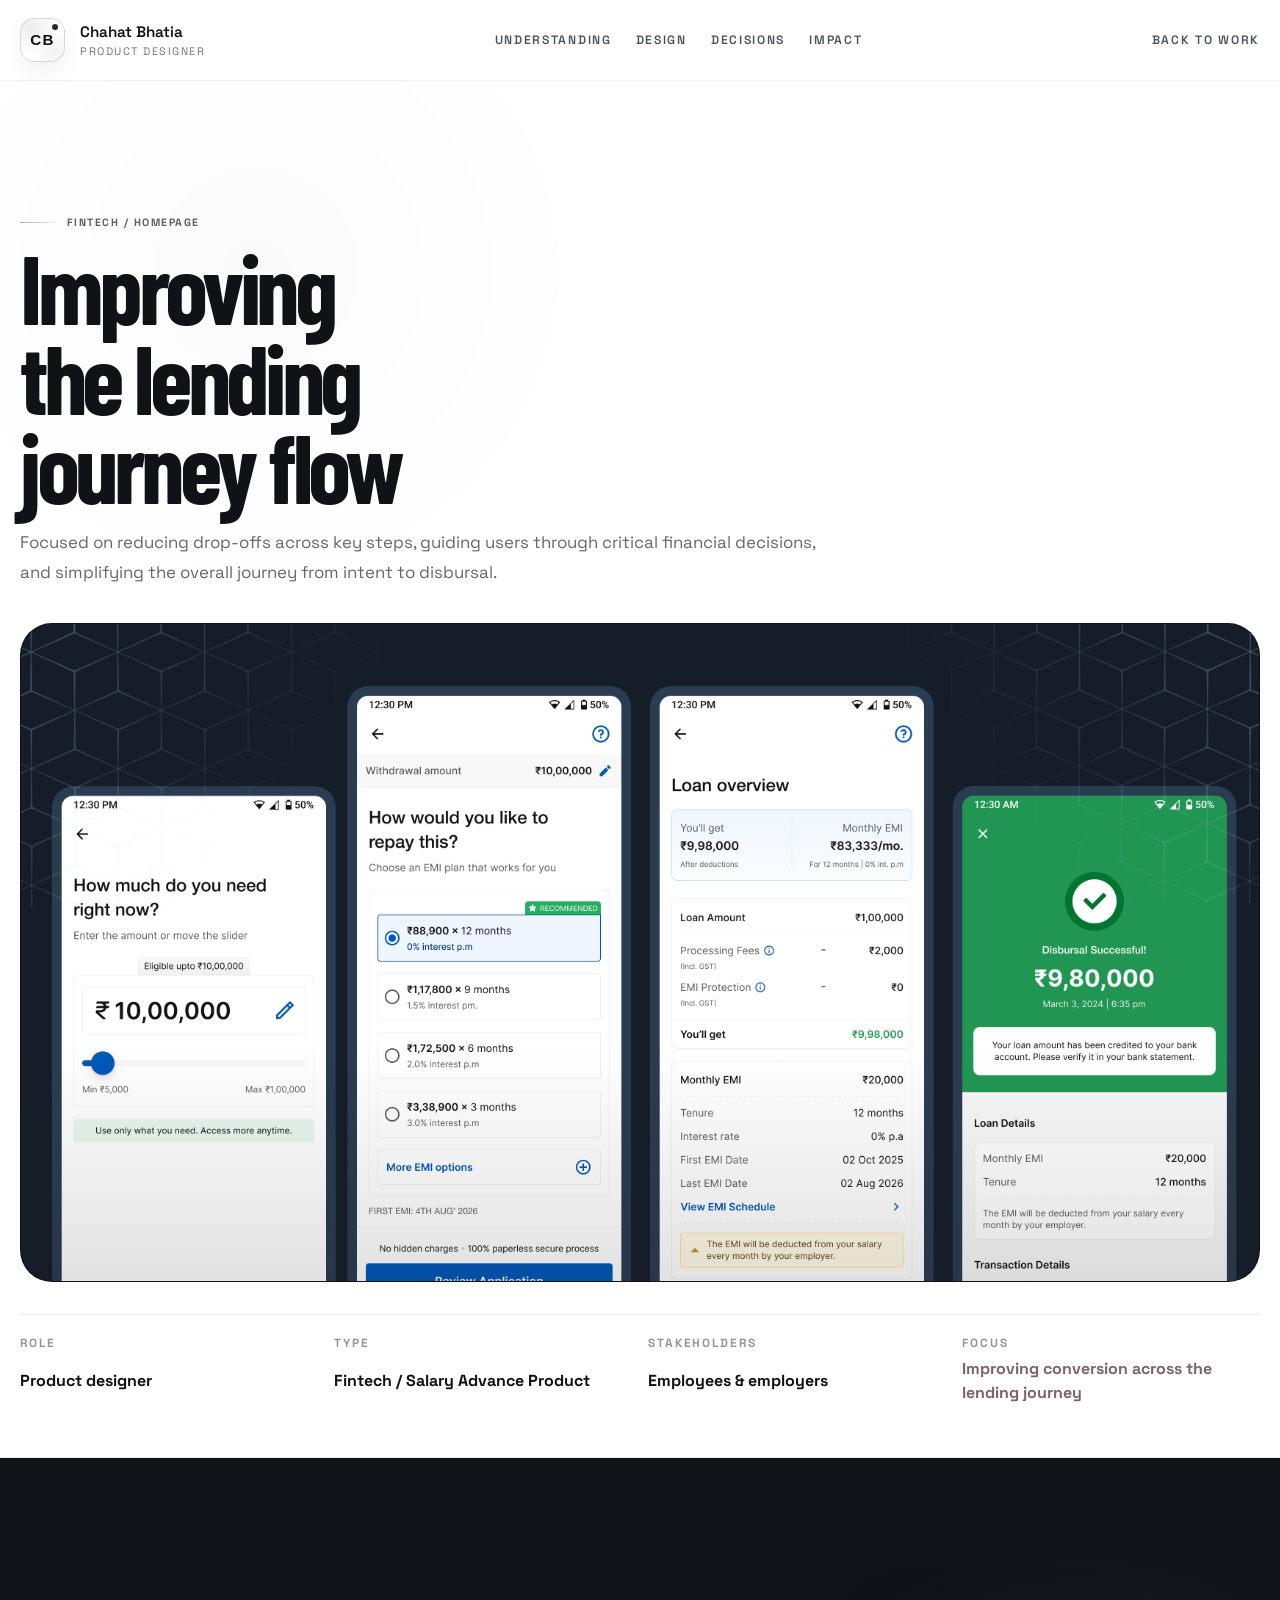
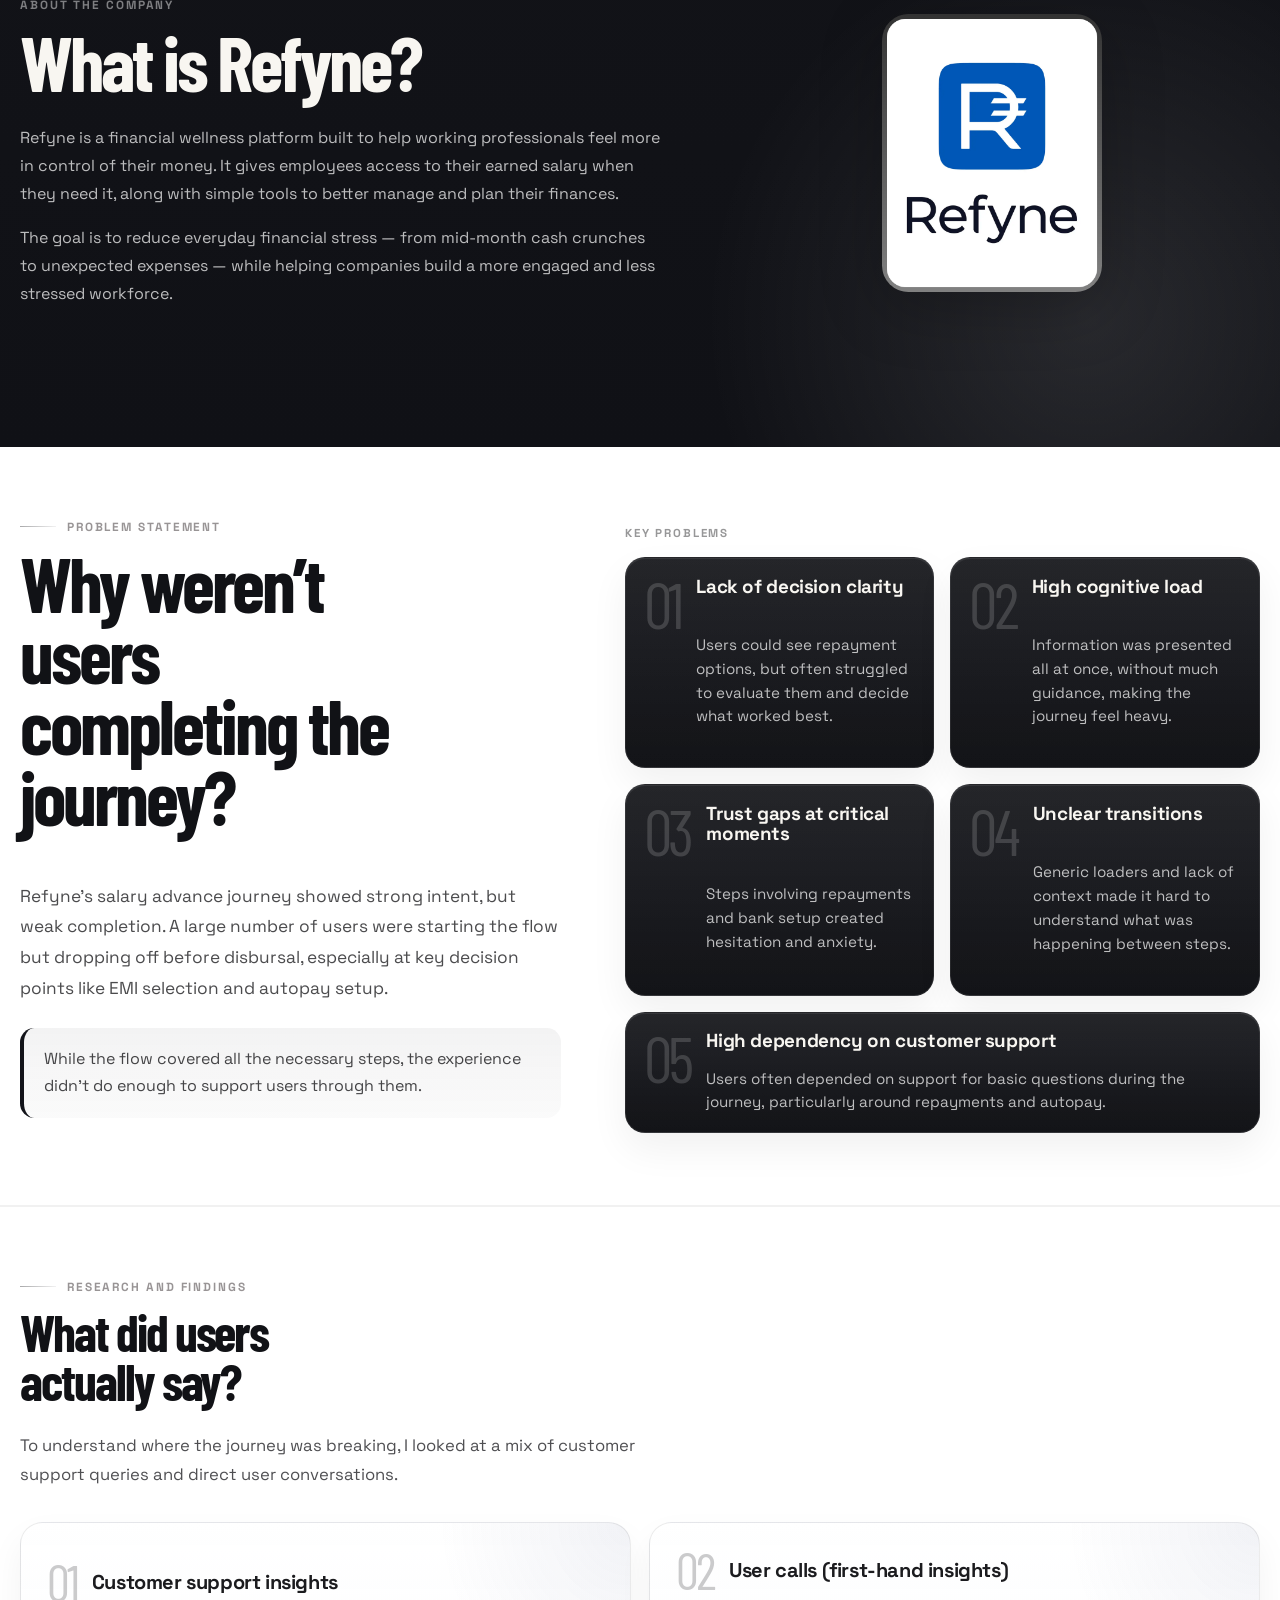
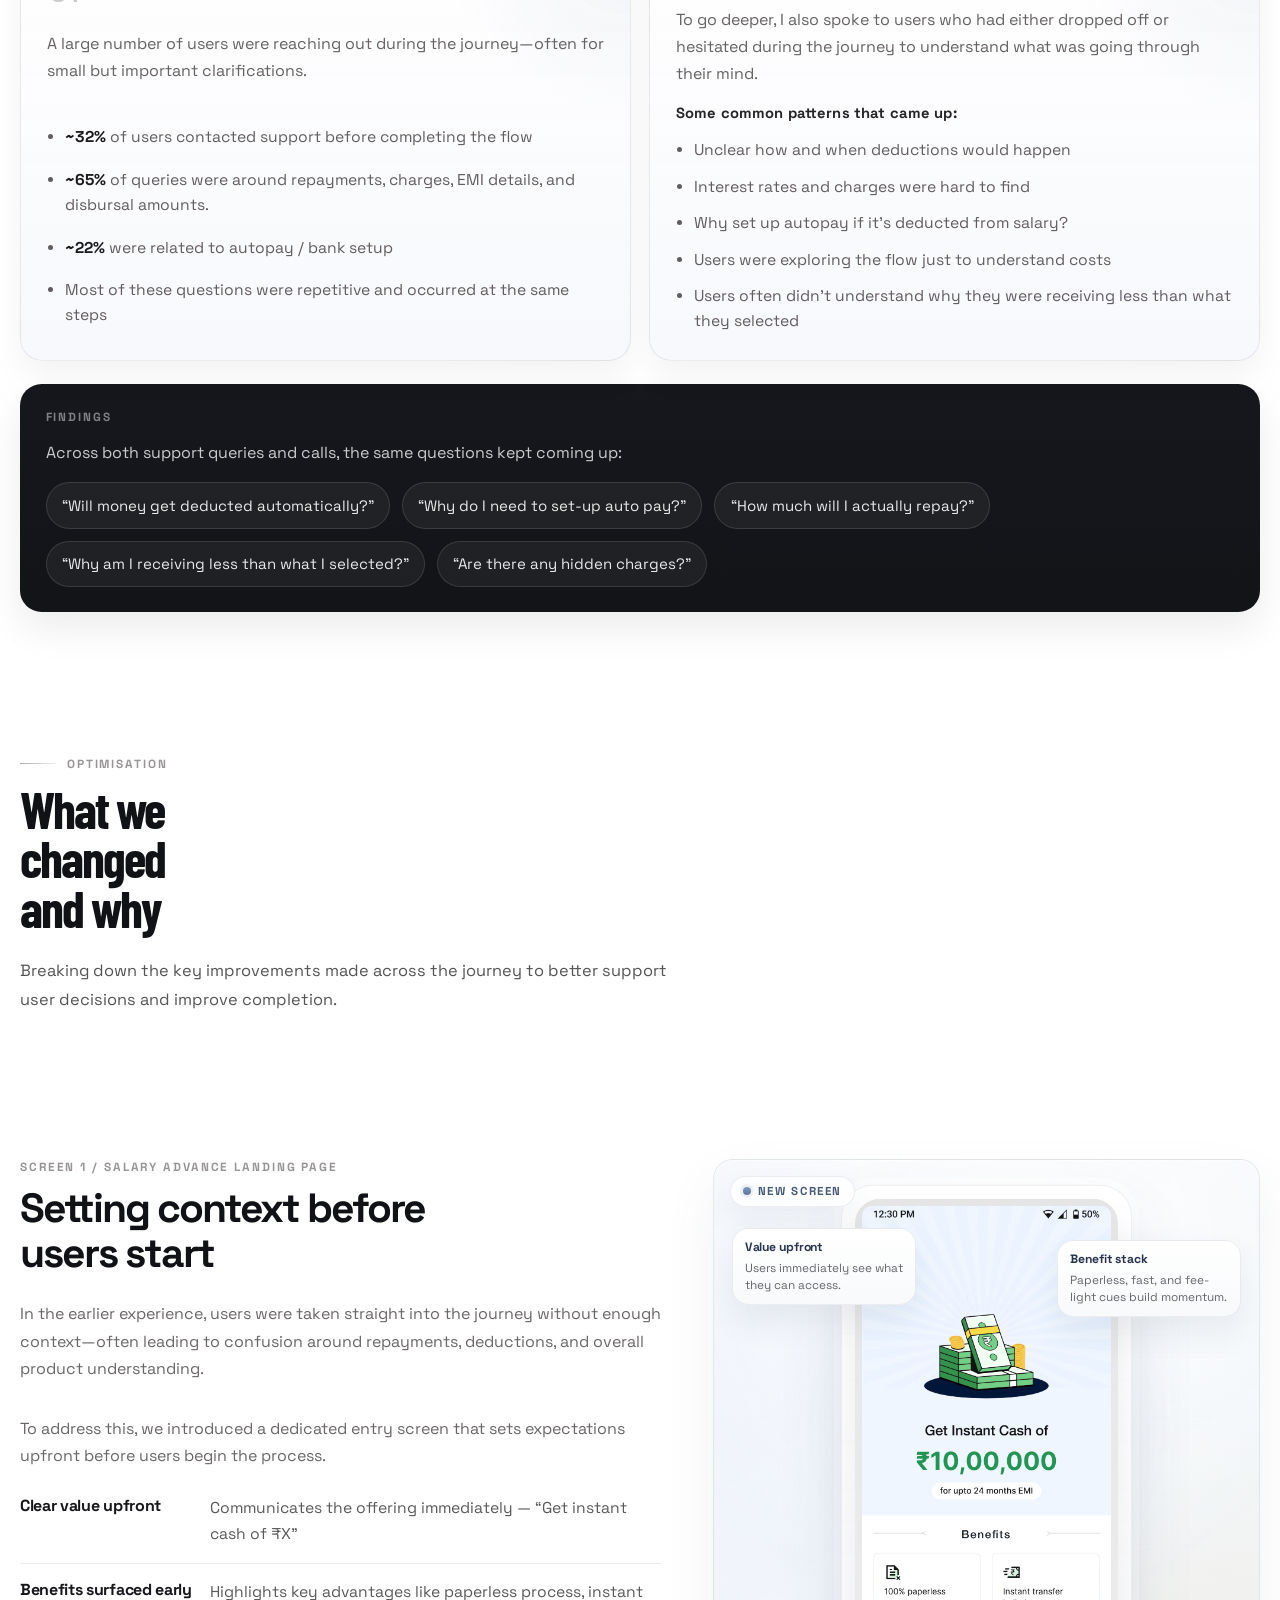
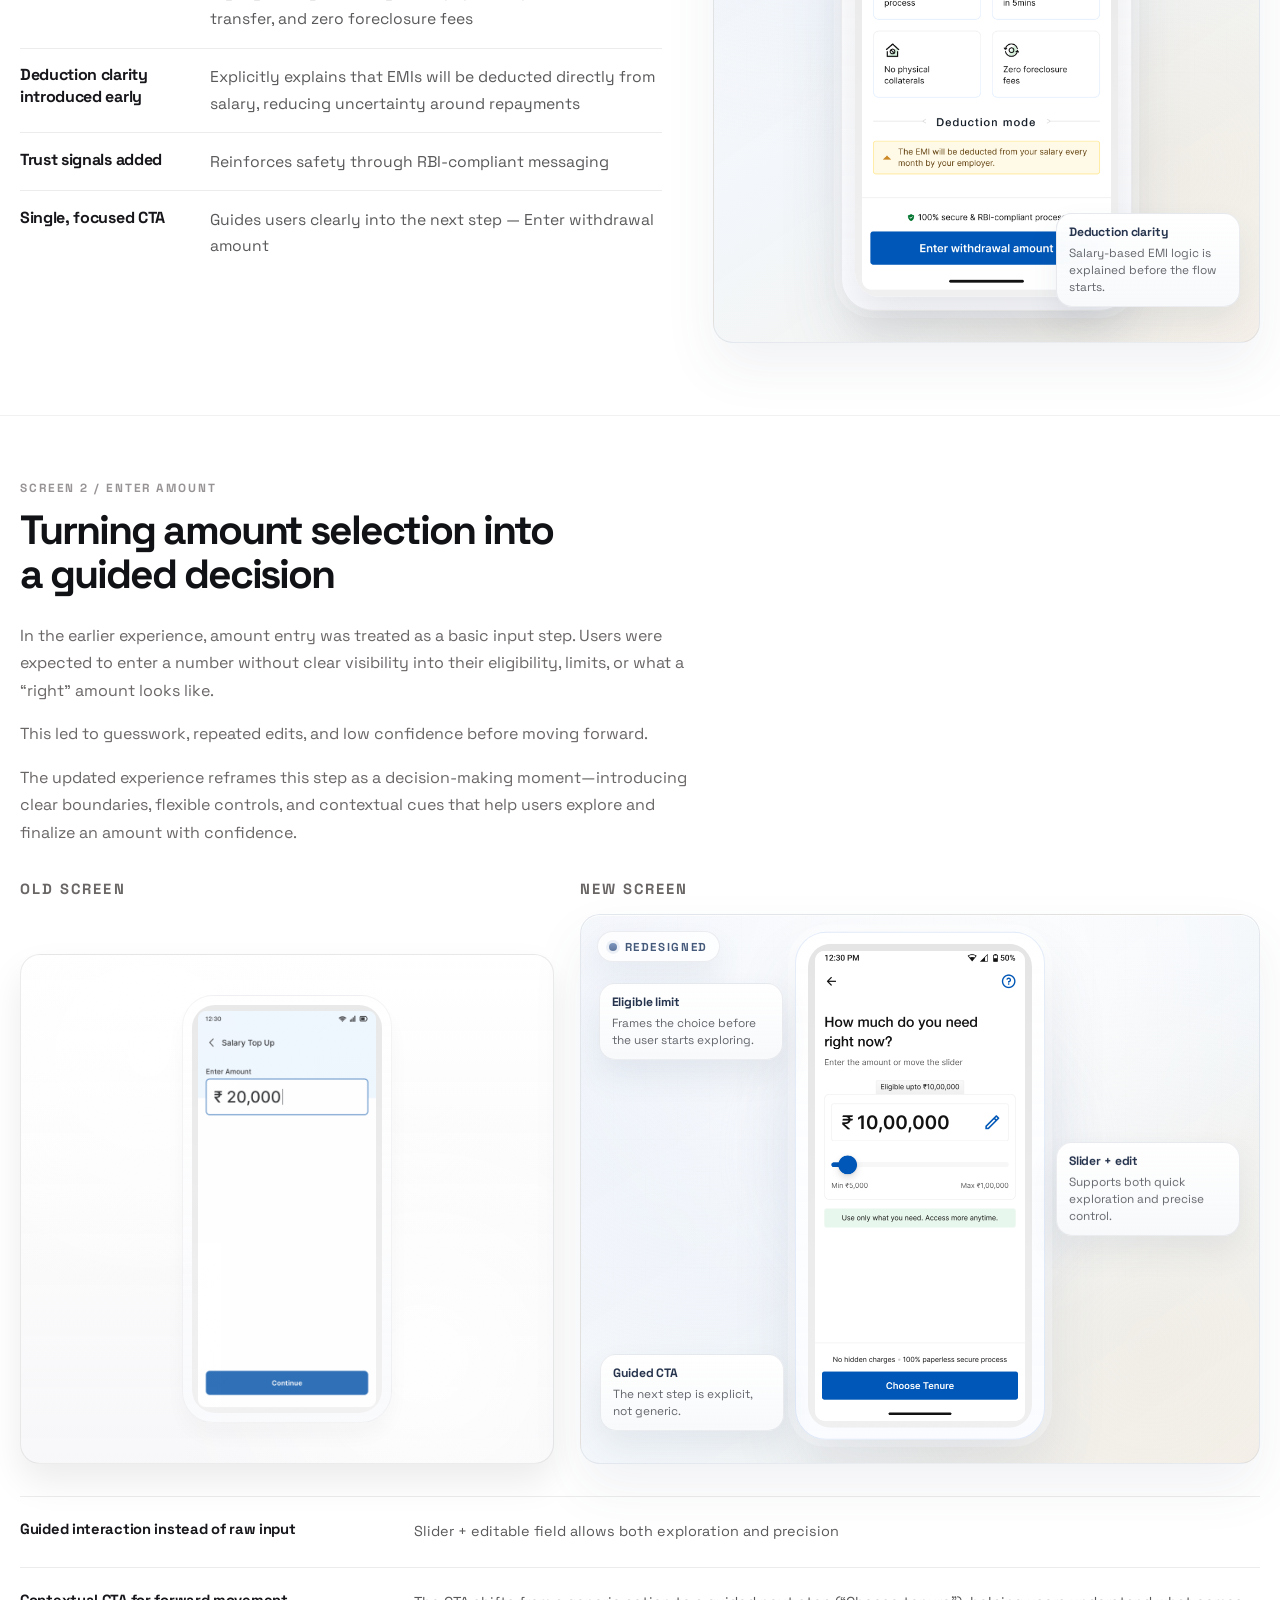
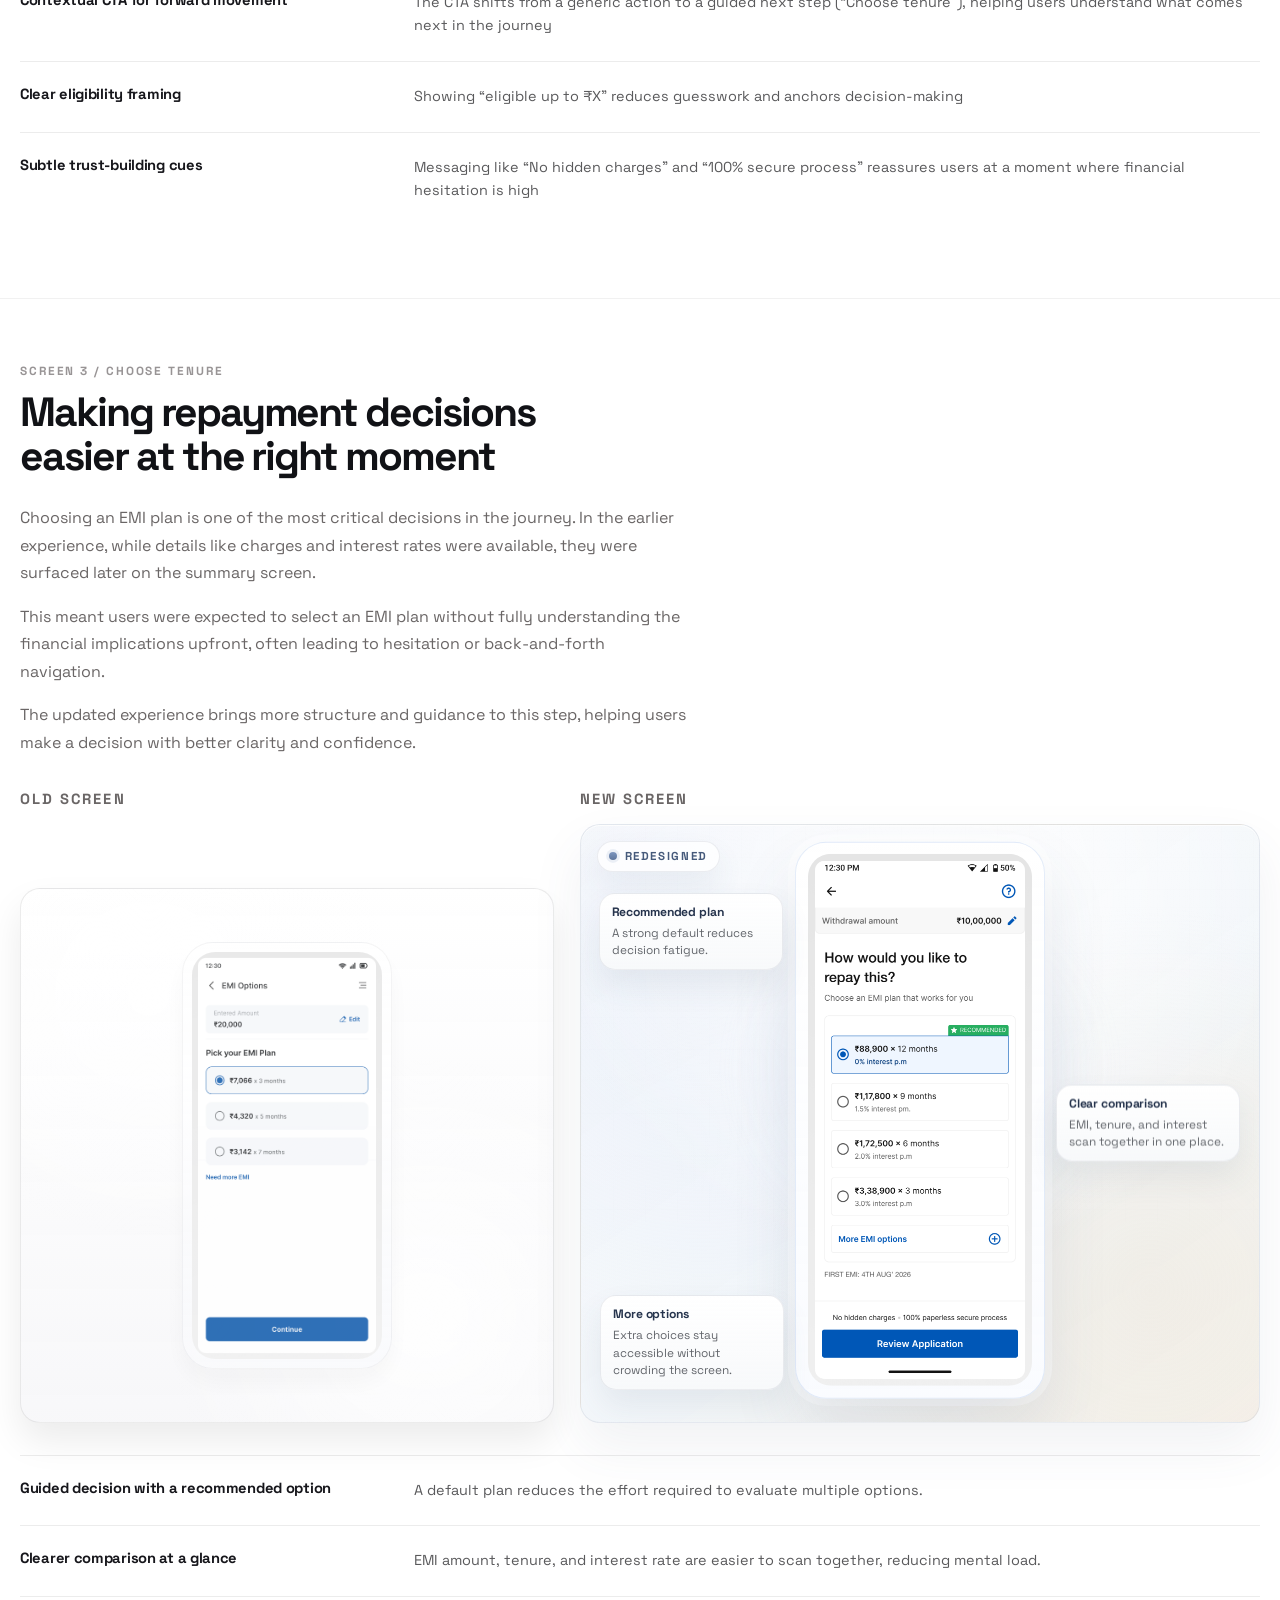
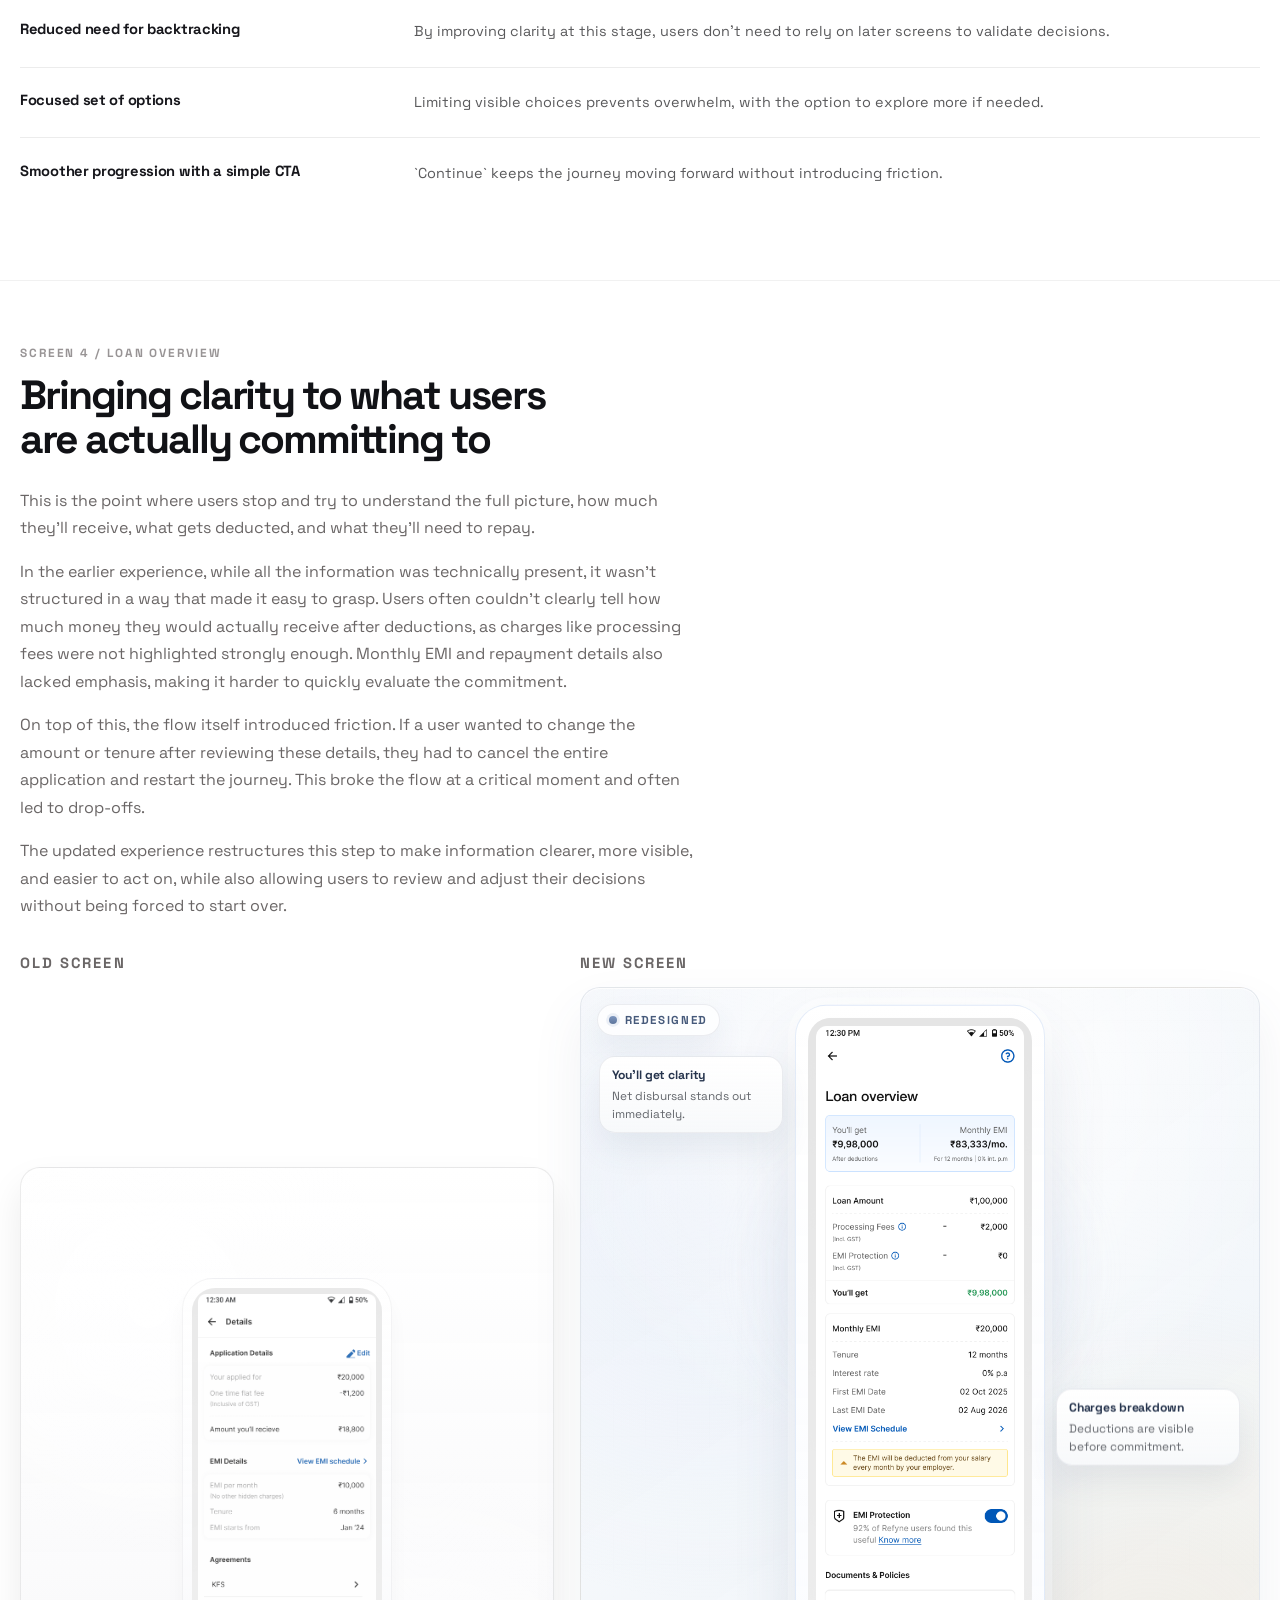
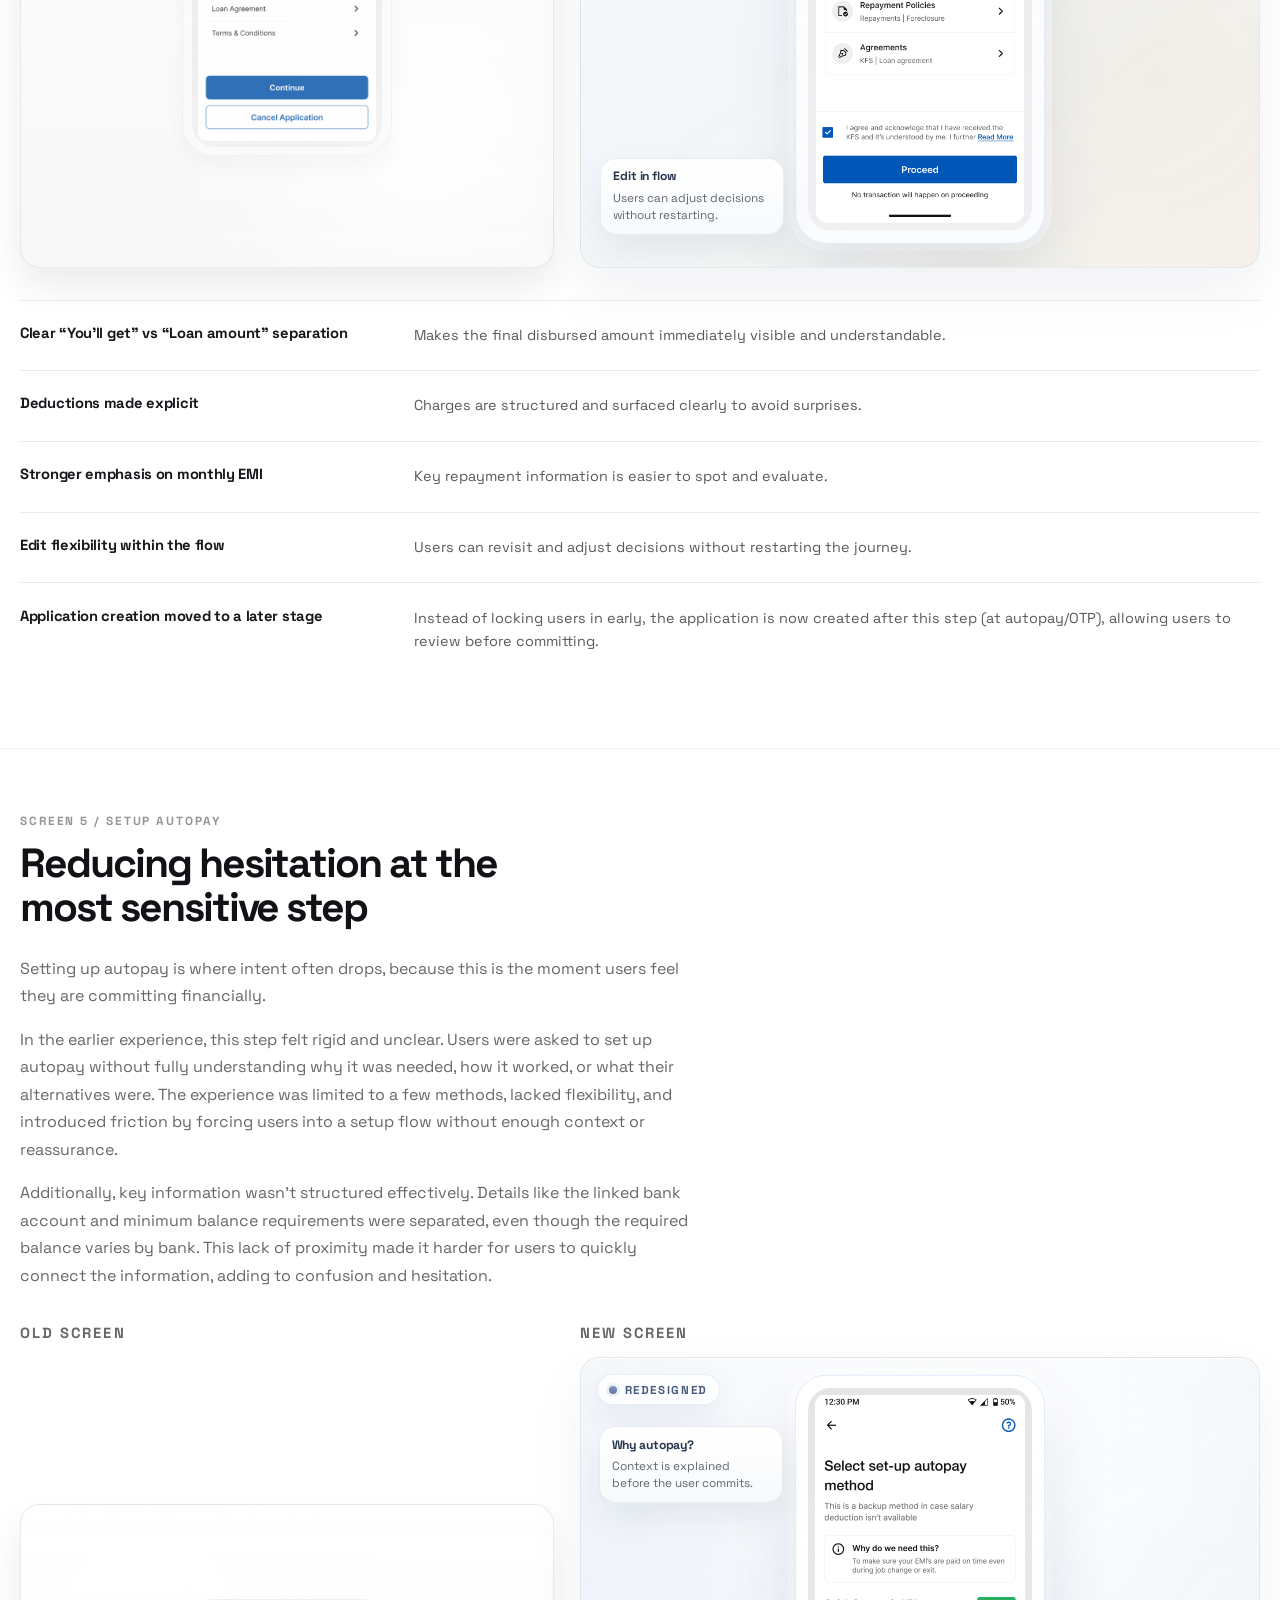
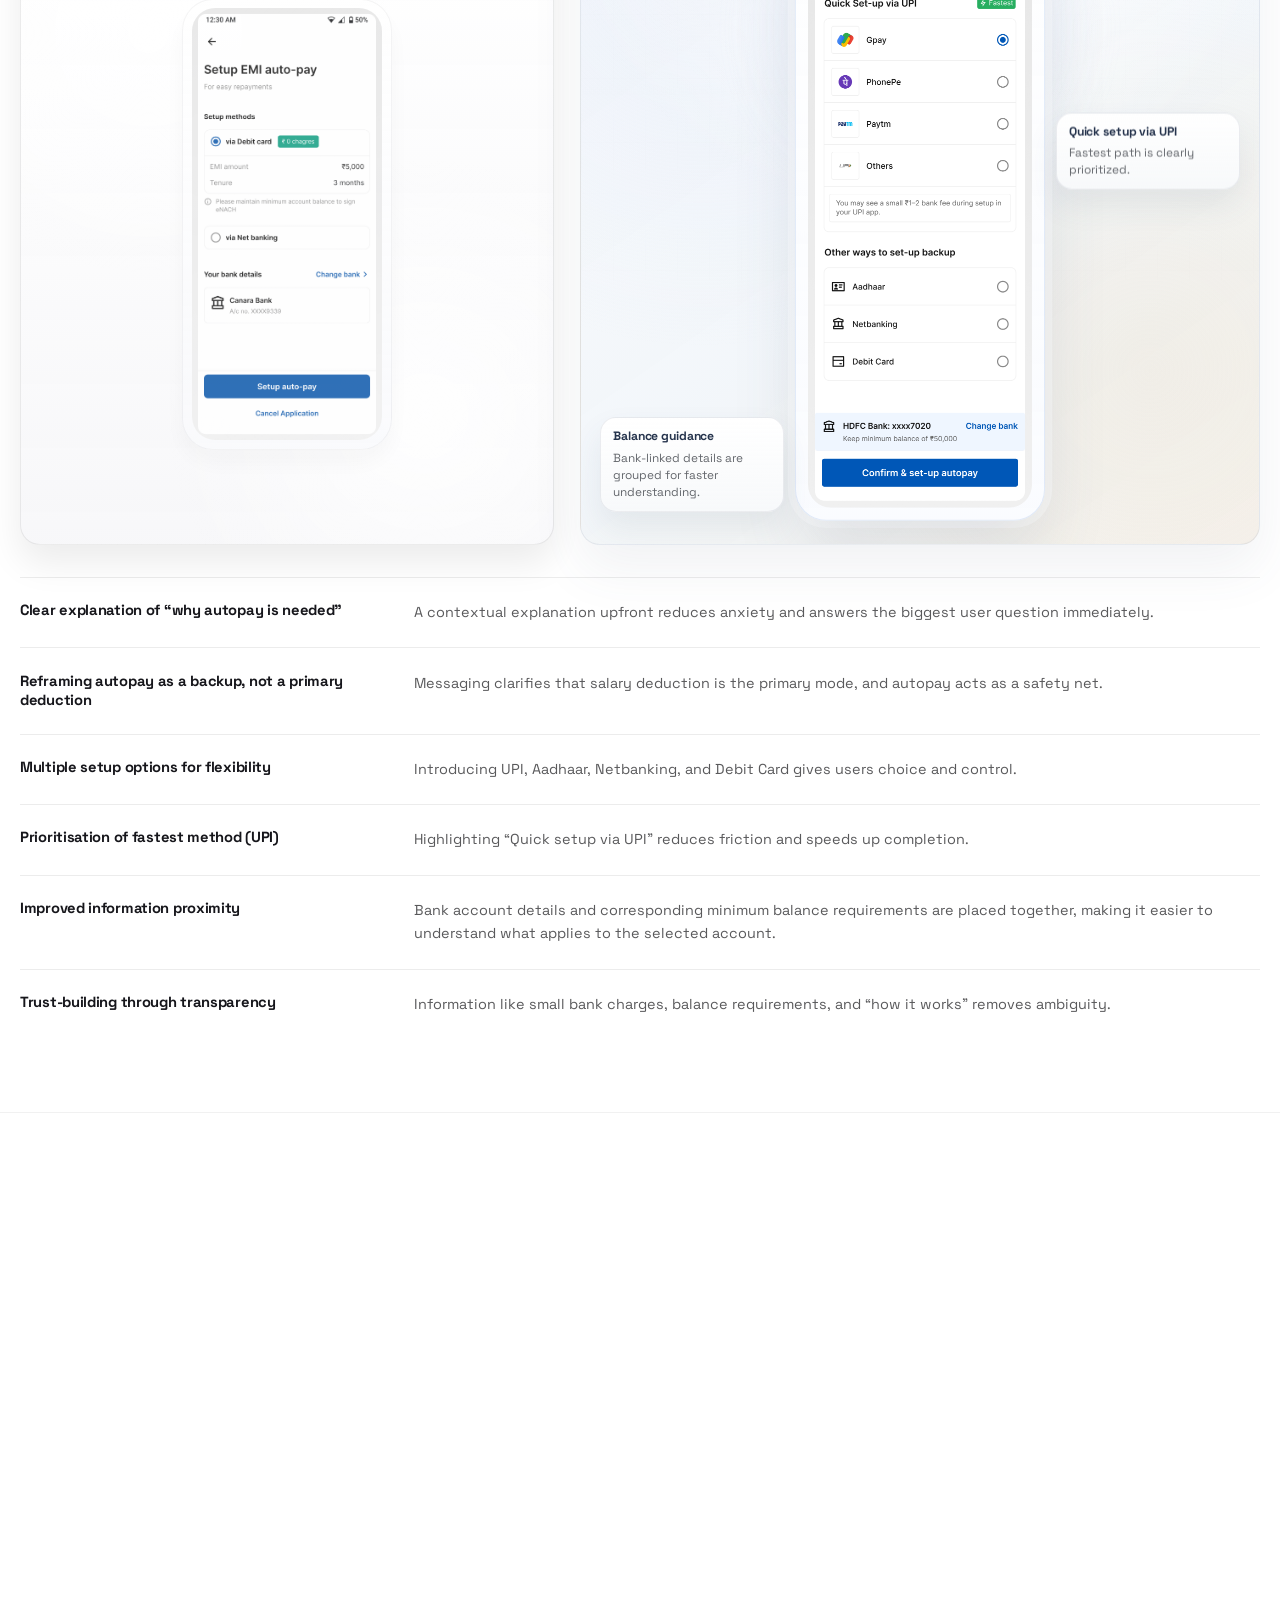
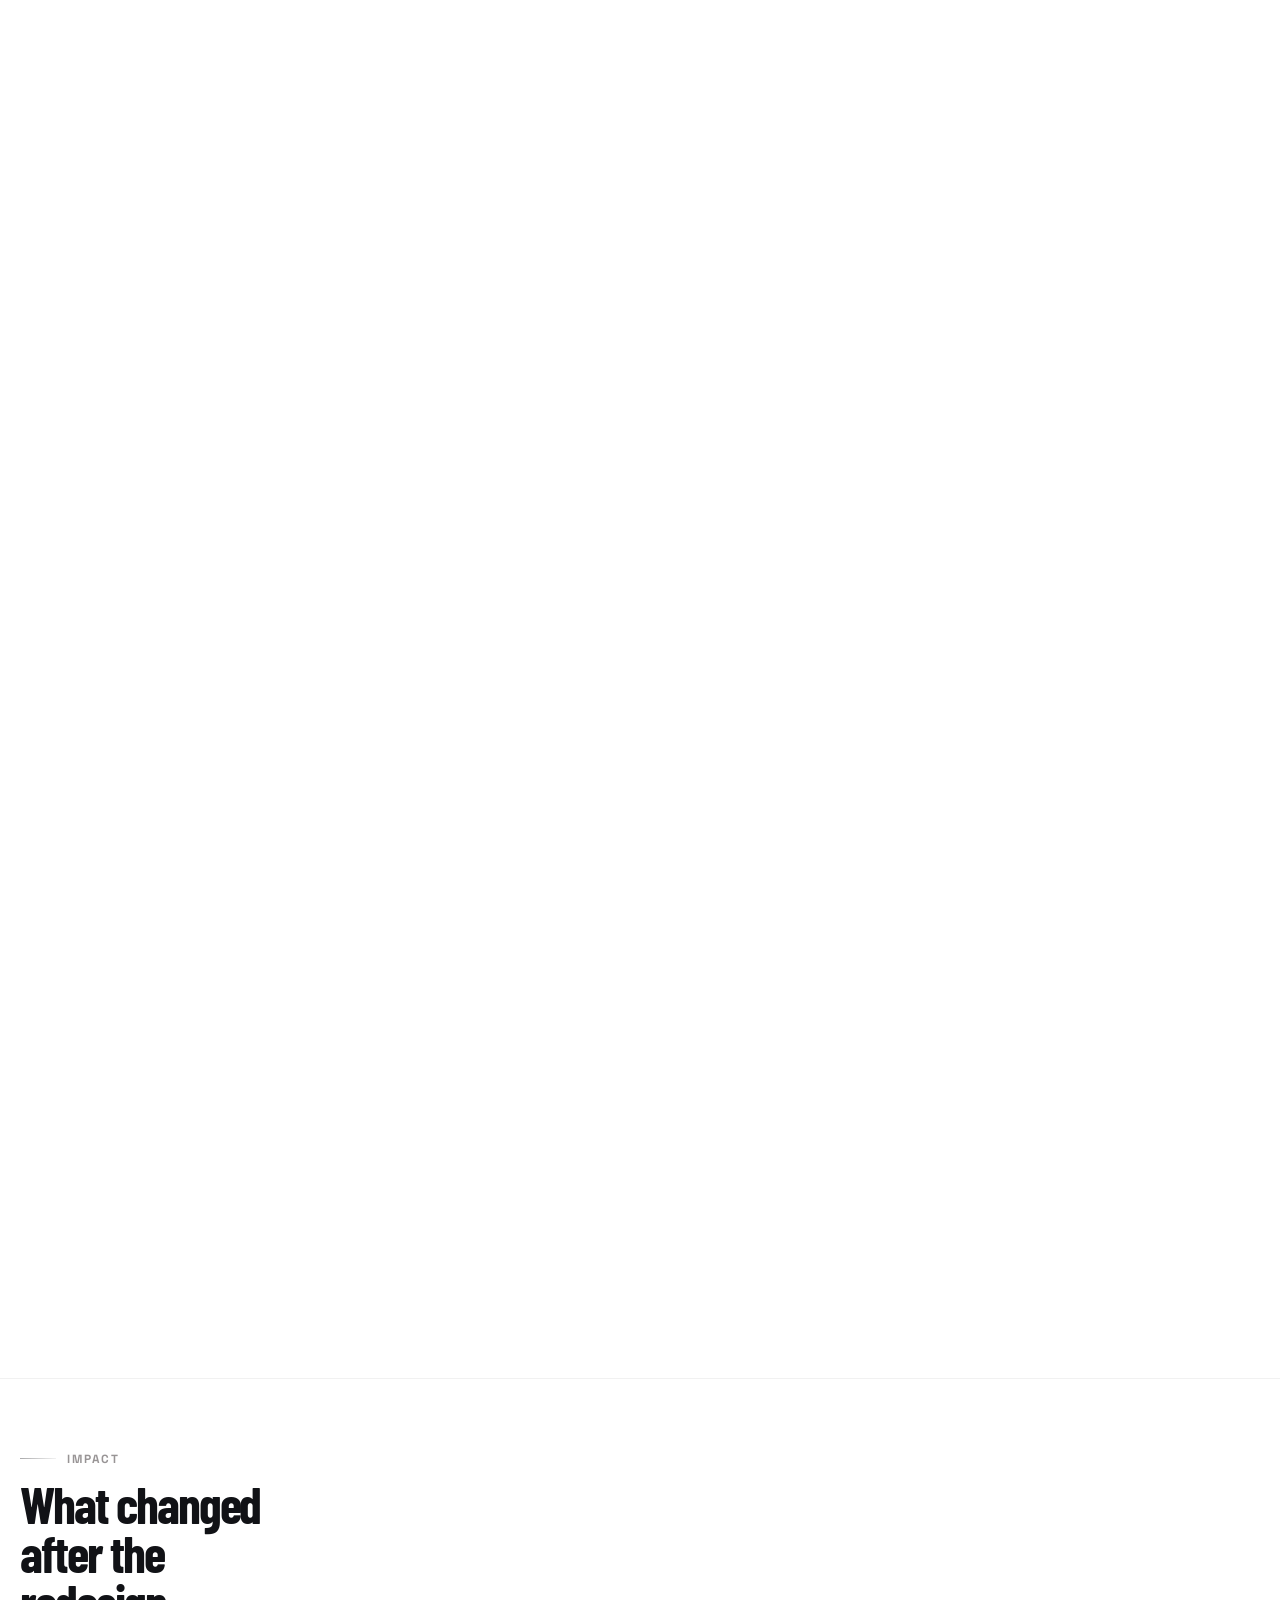
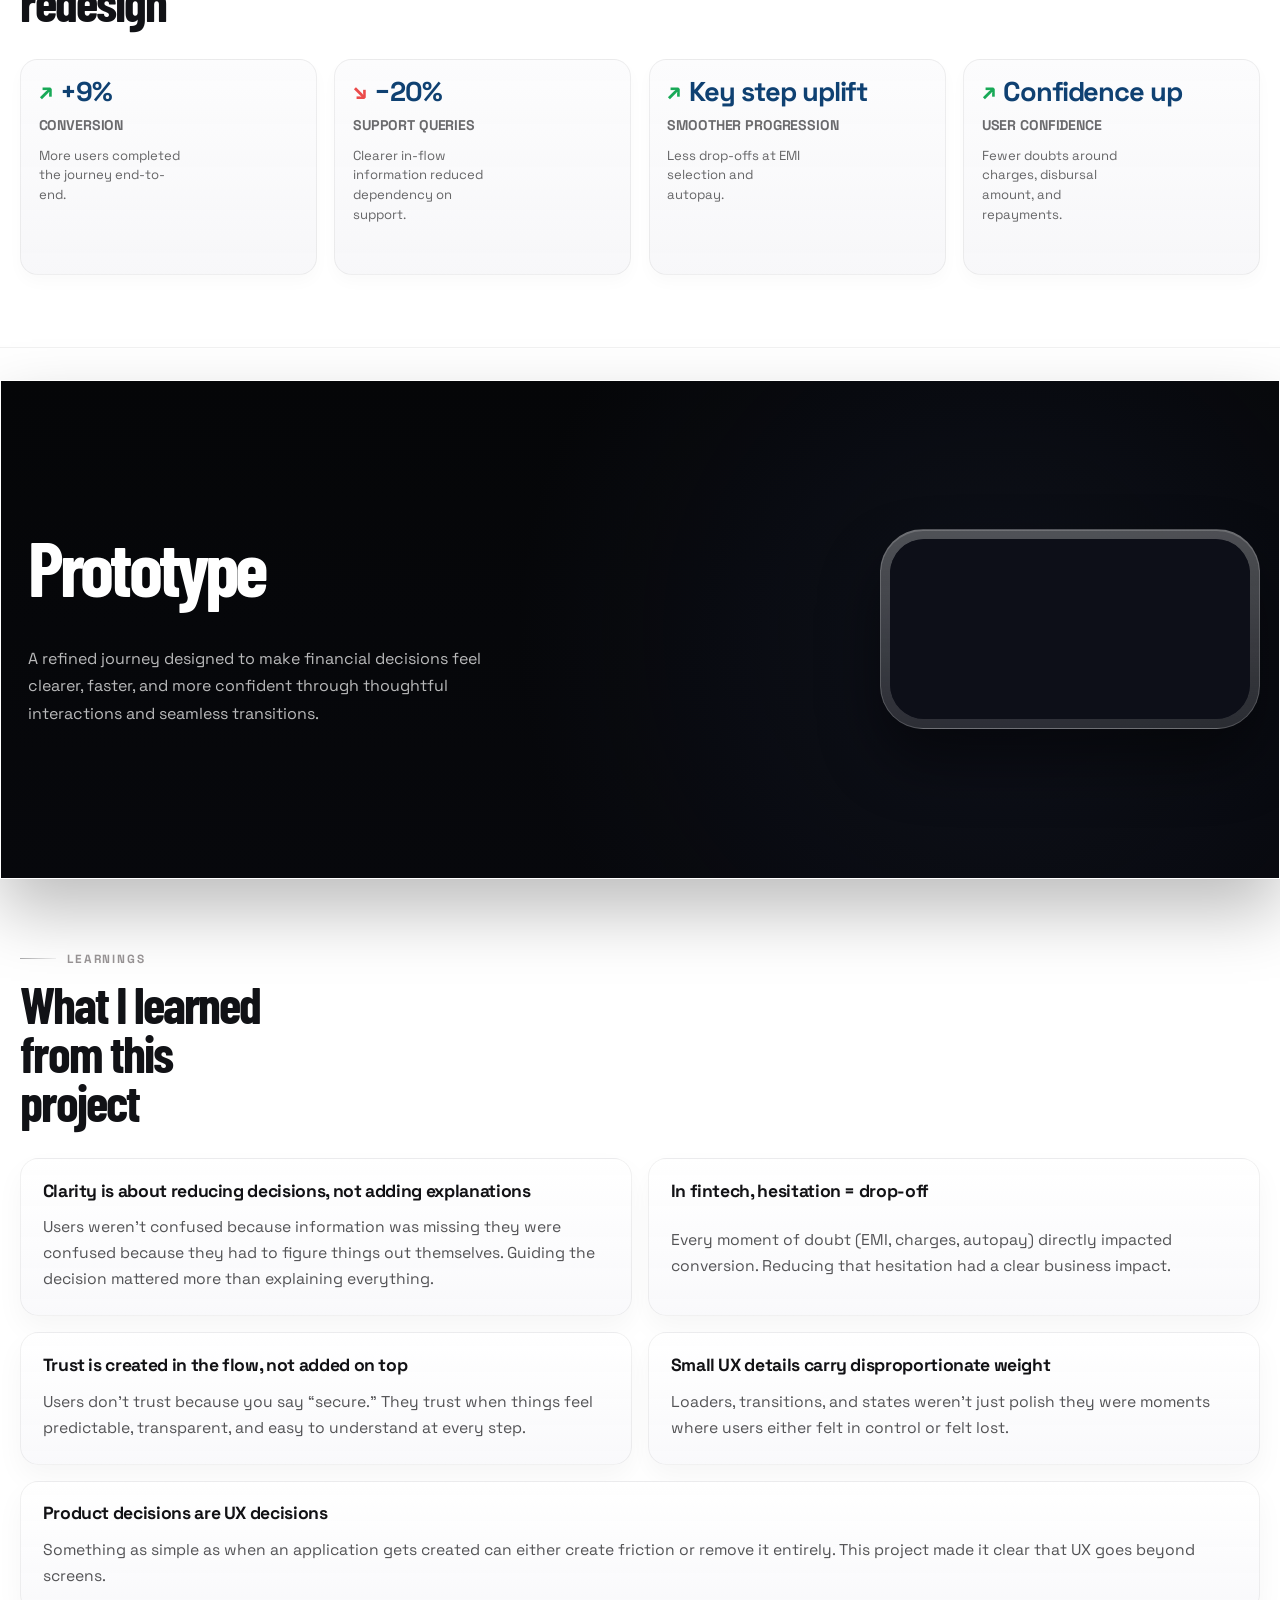
<file: lending-case-study.html>
<!DOCTYPE html>
<html lang="en">
  <head>
    <meta charset="UTF-8" />
    <meta name="viewport" content="width=device-width, initial-scale=1.0" />
    <title>Improving how users move through a lending journey | Chahat Bhatia</title>
    <meta
      name="description"
      content="A product design case study by Chahat Bhatia on improving how users move through a lending journey."
    />
    <meta
      http-equiv="Cache-Control"
      content="no-store, no-cache, must-revalidate"
    />
    <meta http-equiv="Pragma" content="no-cache" />
    <meta http-equiv="Expires" content="0" />
    <link
      rel="icon"
      href="data:image/svg+xml,%3Csvg xmlns='http://www.w3.org/2000/svg' viewBox='0 0 64 64'%3E%3Crect width='64' height='64' fill='%230f0f10'/%3E%3Ctext x='50%25' y='57%25' text-anchor='middle' font-size='24' font-family='Arial, sans-serif' font-weight='700' letter-spacing='2' fill='%23f3efe8'%3ECB%3C/text%3E%3C/svg%3E"
    />
    <link rel="preconnect" href="https://fonts.googleapis.com" />
    <link rel="preconnect" href="https://fonts.gstatic.com" crossorigin />
    <link
      href="https://fonts.googleapis.com/css2?family=Barlow+Condensed:wght@500;600;700;800&family=Space+Grotesk:wght@400;500;600;700&display=swap"
      rel="stylesheet"
    />
    <link rel="stylesheet" href="./styles.css?v=lending-case-8" />
    <style>
      .case-doc-page--lending .case-doc-section--next {
        padding-top: clamp(5rem, 8vw, 7rem);
        padding-bottom: clamp(6rem, 9vw, 8rem);
      }

      .case-doc-page--lending .case-doc-next {
        display: grid;
        gap: clamp(1.5rem, 3vw, 2.25rem);
      }

      .case-doc-page--lending .case-doc-next .case-doc-section__header {
        gap: 0.85rem;
      }

      .case-doc-page--lending .case-doc-next .case-doc-section__header h2 {
        max-width: 14ch;
      }

      .case-doc-page--lending .case-doc-next__intro {
        max-width: 42rem;
      }

      .case-doc-page--lending .case-doc-next__intro p {
        margin: 0;
        color: rgba(16, 16, 18, 0.68);
        font-size: clamp(1.08rem, 1.45vw, 1.2rem);
        line-height: 1.78;
      }

      .case-doc-page--lending .case-doc-next__intro p + p {
        margin-top: 1rem;
      }

      .case-doc-page--lending .case-doc-next--final .case-doc-next__split {
        display: grid;
        grid-template-columns: minmax(0, 1fr) minmax(16rem, 22rem);
        align-items: center;
        gap: clamp(2rem, 4vw, 4.5rem);
      }

      .case-doc-page--lending .case-doc-next--final .case-doc-next__content {
        display: grid;
        gap: clamp(1.35rem, 2vw, 1.8rem);
      }

      .case-doc-page--lending .case-doc-next--final .case-doc-section__header h2 {
        max-width: none;
      }

      .case-doc-page--lending .case-doc-next__illustration {
        width: min(100%, 22rem);
        margin: 0;
        justify-self: end;
      }

      .case-doc-page--lending .case-doc-next__illustration svg {
        display: block;
        width: 100%;
        height: auto;
      }

      .case-doc-page--lending .case-doc-next__illustration [data-bulb-halo],
      .case-doc-page--lending .case-doc-next__illustration [data-bulb-core],
      .case-doc-page--lending .case-doc-next__illustration [data-bulb-rays] {
        transform-box: fill-box;
        transform-origin: center center;
      }

      .case-doc-page--lending .case-doc-next__illustration [data-bulb-halo] {
        animation: lendingFinalThoughtsBulbGlow 4.6s ease-in-out infinite;
      }

      .case-doc-page--lending .case-doc-next__illustration [data-bulb-core] {
        animation: lendingFinalThoughtsBulbCore 4.6s ease-in-out infinite;
      }

      .case-doc-page--lending .case-doc-next__illustration [data-bulb-rays] {
        animation: lendingFinalThoughtsBulbRays 4.6s ease-in-out infinite;
      }

      .case-doc-page--lending .case-doc-optimisation-step__placeholder,
      .case-doc-page--lending .case-doc-optimisation-compare__visual--new {
        position: relative;
        isolation: isolate;
        overflow: hidden;
        border: 1px solid rgba(124, 136, 158, 0.14);
        background:
          radial-gradient(circle at 50% 12%, rgba(255, 255, 255, 0.94), transparent 23rem),
          radial-gradient(circle at 18% 24%, rgba(221, 230, 246, 0.42), transparent 25rem),
          radial-gradient(circle at 84% 78%, rgba(232, 223, 207, 0.34), transparent 24rem),
          linear-gradient(145deg, rgba(250, 251, 253, 0.98), rgba(242, 246, 250, 0.96) 58%, rgba(246, 243, 238, 0.94)),
          #f7f6f3;
        box-shadow:
          inset 0 1px 0 rgba(255, 255, 255, 0.88),
          0 1.5rem 3.25rem rgba(73, 88, 118, 0.08);
      }

      .case-doc-page--lending .case-doc-optimisation-step__placeholder::before,
      .case-doc-page--lending .case-doc-optimisation-compare__visual--new::before {
        content: "";
        position: absolute;
        left: 50%;
        top: 14%;
        width: clamp(14rem, 38vw, 23rem);
        height: clamp(14rem, 34vw, 20rem);
        transform: translateX(-50%);
        border-radius: 999px;
        background: radial-gradient(circle, rgba(255, 255, 255, 0.9) 0%, rgba(214, 225, 244, 0.24) 48%, rgba(214, 225, 244, 0) 76%);
        filter: blur(18px);
        opacity: 0.82;
        z-index: 0;
      }

      .case-doc-page--lending .case-doc-optimisation-step__placeholder::after,
      .case-doc-page--lending .case-doc-optimisation-compare__visual--new::after {
        content: "";
        position: absolute;
        inset: 0;
        background:
          linear-gradient(180deg, rgba(255, 255, 255, 0.34), rgba(255, 255, 255, 0.06) 34%, transparent 72%),
          linear-gradient(90deg, rgba(104, 118, 145, 0.03) 1px, transparent 1px),
          linear-gradient(180deg, rgba(104, 118, 145, 0.03) 1px, transparent 1px);
        background-repeat: no-repeat, repeat, repeat;
        background-size: auto, 32px 32px, 32px 32px;
        mask-image: linear-gradient(180deg, rgba(0, 0, 0, 0.26), transparent 82%);
        z-index: 0;
      }

      .case-doc-page--lending .case-doc-optimisation-step__phone-frame,
      .case-doc-page--lending .case-doc-optimisation-compare__frame--new {
        position: relative;
        z-index: 2;
        transform: translateY(-0.2rem);
        box-shadow:
          0 2.1rem 4rem rgba(70, 84, 114, 0.13),
          0 0 0 0.45rem rgba(255, 255, 255, 0.42),
          inset 0 1px 0 rgba(255, 255, 255, 0.9);
      }

      .case-doc-page--lending .case-doc-optimisation-compare__visual--old .case-doc-optimisation-compare__frame {
        opacity: 0.84;
        filter: saturate(0.88);
        box-shadow: 0 0.8rem 1.7rem rgba(18, 18, 22, 0.04);
      }

      .case-doc-page--lending .case-doc-optimisation-badge {
        position: absolute;
        top: 1rem;
        left: 1rem;
        z-index: 3;
        display: inline-flex;
        align-items: center;
        gap: 0.45rem;
        padding: 0.48rem 0.72rem;
        border-radius: 999px;
        background: rgba(255, 255, 255, 0.78);
        border: 1px solid rgba(118, 130, 152, 0.14);
        box-shadow: 0 0.9rem 1.8rem rgba(70, 84, 114, 0.08);
        color: #465a7b;
        font-size: 0.72rem;
        font-weight: 800;
        letter-spacing: 0.14em;
        text-transform: uppercase;
        backdrop-filter: blur(14px);
      }

      .case-doc-page--lending .case-doc-optimisation-badge::before {
        content: "";
        width: 0.5rem;
        height: 0.5rem;
        border-radius: 999px;
        background: linear-gradient(180deg, #7d96bf, #5f769c);
        box-shadow: 0 0 0 0.18rem rgba(125, 150, 191, 0.14);
      }

      .case-doc-page--lending .case-doc-optimisation-callouts {
        position: absolute;
        inset: 0;
        z-index: 3;
        pointer-events: none;
      }

      .case-doc-page--lending .case-doc-optimisation-callout {
        position: absolute;
        max-width: 11.5rem;
        padding: 0.62rem 0.75rem 0.66rem;
        border-radius: 1rem;
        border: 1px solid rgba(118, 130, 152, 0.14);
        background:
          linear-gradient(180deg, rgba(255, 255, 255, 0.9), rgba(246, 248, 250, 0.82)),
          rgba(255, 255, 255, 0.86);
        box-shadow: 0 1rem 2rem rgba(70, 84, 114, 0.09);
        color: rgba(27, 31, 38, 0.68);
        font-size: 0.74rem;
        line-height: 1.45;
        backdrop-filter: blur(14px);
      }

      .case-doc-page--lending .case-doc-optimisation-callout strong {
        display: block;
        margin-bottom: 0.16rem;
        color: #26344d;
        font-size: 0.76rem;
        font-weight: 700;
        letter-spacing: -0.01em;
      }

      .case-doc-page--lending .case-doc-optimisation-callout--tl {
        top: 4.25rem;
        left: 1.1rem;
      }

      .case-doc-page--lending .case-doc-optimisation-callout--tr {
        top: 5rem;
        right: 1.1rem;
      }

      .case-doc-page--lending .case-doc-optimisation-callout--bl {
        bottom: 2rem;
        left: 1.2rem;
      }

      .case-doc-page--lending .case-doc-optimisation-callout--br {
        right: 1.2rem;
        bottom: 2.2rem;
      }

      .case-doc-page--lending .case-doc-optimisation-callout--mr {
        top: 50%;
        right: 1.2rem;
        transform: translateY(-50%);
      }

      .case-doc-page--lending .case-doc-optimisation-callout--ml {
        top: 50%;
        left: 1.2rem;
        transform: translateY(-50%);
      }

      @keyframes lendingFinalThoughtsBulbGlow {
        0%,
        100% {
          opacity: 0.52;
          transform: scale(0.96);
        }

        45%,
        55% {
          opacity: 1;
          transform: scale(1.03);
        }
      }

      @keyframes lendingFinalThoughtsBulbCore {
        0%,
        100% {
          opacity: 0.88;
          transform: scale(0.985);
        }

        45%,
        55% {
          opacity: 1;
          transform: scale(1.01);
        }
      }

      @keyframes lendingFinalThoughtsBulbRays {
        0%,
        100% {
          opacity: 0.42;
        }

        45%,
        55% {
          opacity: 0.82;
        }
      }

      @media (max-width: 1120px) {
        .case-doc-page--lending .case-doc-next--final .case-doc-next__split {
          grid-template-columns: 1fr;
          gap: 1.8rem;
        }

        .case-doc-page--lending .case-doc-next__illustration {
          justify-self: center;
          width: min(100%, 18rem);
        }

        .case-doc-page--lending .case-doc-optimisation-callout {
          max-width: 9.4rem;
          font-size: 0.68rem;
        }

        .case-doc-page--lending .case-doc-optimisation-callout strong {
          font-size: 0.71rem;
        }

        .case-doc-page--lending .case-doc-optimisation-callout--tl,
        .case-doc-page--lending .case-doc-optimisation-callout--tr {
          top: 4.7rem;
        }
      }

      @media (max-width: 720px) {
        .case-doc-page--lending .case-doc-optimisation-callouts {
          display: none;
        }

        .case-doc-page--lending .case-doc-optimisation-badge {
          top: 0.8rem;
          left: 0.8rem;
        }
      }
    </style>
  </head>
  <body class="case-page case-doc-page case-doc-page--lending">
    <header class="site-header case-page__header" id="top">
      <div class="shell site-header__inner">
        <a
          class="brand"
          href="./index.html#top"
          aria-label="Back to Chahat Bhatia portfolio"
        >
          <span class="brand__mark">CB</span>
          <span class="brand__text">
            <strong>Chahat Bhatia</strong>
            <small>Product Designer</small>
          </span>
        </a>

        <nav class="site-nav" aria-label="Case study sections">
          <a href="#understanding">Understanding</a>
          <a href="#old-flow">Design</a>
          <a href="#optimisation-step-1">Decisions</a>
          <a href="#impact">Impact</a>
        </nav>

        <a class="site-header__cta" href="./index.html#work">Back to work</a>
      </div>
    </header>

    <main class="case-doc">
      <section class="case-doc-hero" id="overview">
        <div class="shell reveal">
          <p class="kicker">Fintech / Homepage</p>
          <div class="case-doc-hero__grid">
            <div class="case-doc-hero__title">
              <h1>Improving the lending journey flow</h1>
            </div>

            <div class="case-doc-hero__summary">
              <p>
                Focused on reducing drop-offs across key steps, guiding users
                through critical financial decisions, and simplifying the
                overall journey from intent to disbursal.
              </p>
            </div>
          </div>

          <figure
            class="case-doc-cover case-doc-cover--classroom"
            aria-label="Refyne homepage case study thumbnail"
          >
            <div class="case-doc-cover__visual">
              <img
                class="case-doc-cover__image case-doc-cover__image--classroom"
                src="./assets/lending-cover.png"
                alt="Refyne homepage product screens"
              />
            </div>
          </figure>

          <div class="case-doc-meta" aria-label="Refyne homepage metadata">
            <div class="case-doc-meta__item">
              <span>Role</span>
              <strong>Product designer</strong>
            </div>
            <div class="case-doc-meta__item">
              <span>Type</span>
              <strong>Fintech / Salary Advance Product</strong>
            </div>
            <div class="case-doc-meta__item">
              <span>Stakeholders</span>
              <strong>Employees &amp; employers</strong>
            </div>
            <div class="case-doc-meta__item case-doc-meta__item--impact">
              <span>Focus</span>
              <strong>Improving conversion across the lending journey</strong>
            </div>
          </div>
        </div>
      </section>

      <section class="case-doc-section case-doc-company" id="company">
        <div class="shell reveal">
          <div class="case-doc-company__grid">
            <div class="case-doc-company__copy">
              <div class="case-doc-section__header">
                <p class="kicker">About the company</p>
                <h2>What is Refyne?</h2>
              </div>

              <div class="case-doc-section__body">
                <p>
                  Refyne is a financial wellness platform built to help working
                  professionals feel more in control of their money. It gives
                  employees access to their earned salary when they need it,
                  along with simple tools to better manage and plan their
                  finances.
                </p>

                <p>
                  The goal is to reduce everyday financial stress — from
                  mid-month cash crunches to unexpected expenses — while helping
                  companies build a more engaged and less stressed workforce.
                </p>
              </div>
            </div>

            <div class="case-doc-company__visual" data-company-visual>
              <img
                class="case-doc-company__logo"
                src="./assets/refyne-logo.png"
                alt="Refyne logo"
              />

              <div class="case-doc-company__tags" aria-label="Refyne platform strengths">
                <span class="case-doc-company__chip">Instant Salary Access</span>
                <span class="case-doc-company__chip">Financial Wellness</span>
                <span class="case-doc-company__chip">Peace of Mind</span>
              </div>
            </div>
          </div>
        </div>
      </section>

      <section class="case-doc-section case-doc-research" id="understanding">
        <div class="shell reveal">
          <div class="case-doc-problem case-doc-problem--lending">
            <div class="case-doc-problem__copy">
              <div class="case-doc-section__header">
                <p class="kicker">Problem Statement</p>
                <h2>Why weren’t users completing the journey?</h2>
              </div>

              <div class="case-doc-section__body case-doc-problem__intro">
                <p>
                  Refyne&rsquo;s salary advance journey showed strong intent, but
                  weak completion. A large number of users were starting the
                  flow but dropping off before disbursal, especially at key
                  decision points like EMI selection and autopay setup.
                </p>
              </div>

              <div class="case-doc-problem__note">
                While the flow covered all the necessary steps, the experience
                didn&rsquo;t do enough to support users through them.
              </div>
            </div>

            <div class="case-doc-problem__stack">
              <div class="case-doc-problem__label">Key Problems</div>

              <div
                class="case-doc-problem__grid"
                aria-label="Key lending journey problems"
              >
                <article class="case-doc-problem__card">
                  <span>01</span>
                  <h3>Lack of decision clarity</h3>
                  <p>
                    Users could see repayment options, but often struggled to
                    evaluate them and decide what worked best.
                  </p>
                </article>

                <article class="case-doc-problem__card">
                  <span>02</span>
                  <h3>High cognitive load</h3>
                  <p>
                    Information was presented all at once, without much
                    guidance, making the journey feel heavy.
                  </p>
                </article>

                <article class="case-doc-problem__card">
                  <span>03</span>
                  <h3>Trust gaps at critical moments</h3>
                  <p>
                    Steps involving repayments and bank setup created
                    hesitation and anxiety.
                  </p>
                </article>

                <article class="case-doc-problem__card">
                  <span>04</span>
                  <h3>Unclear transitions</h3>
                  <p>
                    Generic loaders and lack of context made it hard to
                    understand what was happening between steps.
                  </p>
                </article>

                <article class="case-doc-problem__card">
                  <span>05</span>
                  <h3>High dependency on customer support</h3>
                  <p>
                    Users often depended on support for basic questions during
                    the journey, particularly around repayments and autopay.
                  </p>
                </article>
              </div>
            </div>
          </div>
        </div>
      </section>

      <section class="case-doc-section case-doc-findings" id="research">
        <div class="shell reveal">
          <div class="case-doc-section__header case-doc-findings__header">
            <p class="kicker">Research and findings</p>
            <h2>What did users actually say?</h2>
          </div>

          <div class="case-doc-section__body case-doc-findings__intro">
            <p>
              To understand where the journey was breaking, I looked at a mix
              of customer support queries and direct user conversations.
            </p>
          </div>

          <div class="case-doc-findings__grid">
            <article class="case-doc-findings__panel">
              <div class="case-doc-findings__panel-head">
                <span>01</span>
                <h3>Customer support insights</h3>
              </div>
              <p>
                A large number of users were reaching out during the
                journey&mdash;often for small but important clarifications.
              </p>
              <ul class="case-doc-findings__stats">
                <li><strong>~32%</strong> of users contacted support before completing the flow</li>
                <li><strong>~65%</strong> of queries were around repayments, charges, EMI details, and disbursal amounts.</li>
                <li><strong>~22%</strong> were related to autopay / bank setup</li>
                <li>Most of these questions were repetitive and occurred at the same steps</li>
              </ul>
            </article>

            <article class="case-doc-findings__panel">
              <div class="case-doc-findings__panel-head">
                <span>02</span>
                <h3>User calls (first-hand insights)</h3>
              </div>
              <p>
                To go deeper, I also spoke to users who had either dropped off
                or hesitated during the journey to understand what was going
                through their mind.
              </p>
              <div class="case-doc-findings__subhead">Some common patterns that came up:</div>
              <ul class="case-doc-findings__list">
                <li>Unclear how and when deductions would happen</li>
                <li>Interest rates and charges were hard to find</li>
                <li>Why set up autopay if it&rsquo;s deducted from salary?</li>
                <li>Users were exploring the flow just to understand costs</li>
                <li>Users often didn&rsquo;t understand why they were receiving less than what they selected</li>
              </ul>
            </article>
          </div>

          <div class="case-doc-findings__questions">
            <div class="case-doc-findings__questions-label">Findings</div>
            <p>
              Across both support queries and calls, the same questions kept
              coming up:
            </p>
            <div class="case-doc-findings__question-grid" aria-label="Repeated user questions">
              <span>&ldquo;Will money get deducted automatically?&rdquo;</span>
              <span>&ldquo;Why do I need to set-up auto pay?&rdquo;</span>
              <span>&ldquo;How much will I actually repay?&rdquo;</span>
              <span>&ldquo;Why am I receiving less than what I selected?&rdquo;</span>
              <span>&ldquo;Are there any hidden charges?&rdquo;</span>
            </div>
          </div>
        </div>
      </section>

      <section class="case-doc-section case-doc-old-flow" id="old-flow">
        <div class="shell reveal">
          <div class="case-doc-section__header">
            <p class="kicker">Optimisation</p>
            <h2>What we changed<br />and why</h2>
          </div>

          <div class="case-doc-section__body case-doc-old-flow__intro">
            <p>
              Breaking down the key improvements made across the journey to
              better support user decisions and improve completion.
            </p>
          </div>
        </div>
      </section>

      <section class="case-doc-section case-doc-optimisation-step" id="optimisation-step-1">
        <div class="shell reveal">
          <div class="case-doc-optimisation-step__grid">
            <div class="case-doc-optimisation-step__copy">
              <div class="case-doc-section__header">
                <p class="kicker">Screen 1 / Salary Advance Landing Page</p>
                <h2>Setting context before users start</h2>
              </div>

              <div class="case-doc-section__body case-doc-optimisation-step__intro">
                <p>
                  In the earlier experience, users were taken straight into the
                  journey without enough context&mdash;often leading to confusion
                  around repayments, deductions, and overall product understanding.
                </p>
                <p>
                  To address this, we introduced a dedicated entry screen that
                  sets expectations upfront before users begin the process.
                </p>
              </div>

              <div class="case-doc-optimisation-step__points">
                <article class="case-doc-optimisation-step__point">
                  <h3>Clear value upfront</h3>
                  <p>
                    Communicates the offering immediately &mdash; &ldquo;Get instant
                    cash of &#8377;X&rdquo;
                  </p>
                </article>
                <article class="case-doc-optimisation-step__point">
                  <h3>Benefits surfaced early</h3>
                  <p>
                    Highlights key advantages like paperless process, instant
                    transfer, and zero foreclosure fees
                  </p>
                </article>
                <article class="case-doc-optimisation-step__point">
                  <h3>Deduction clarity introduced early</h3>
                  <p>
                    Explicitly explains that EMIs will be deducted directly from
                    salary, reducing uncertainty around repayments
                  </p>
                </article>
                <article class="case-doc-optimisation-step__point">
                  <h3>Trust signals added</h3>
                  <p>Reinforces safety through RBI-compliant messaging</p>
                </article>
                <article class="case-doc-optimisation-step__point">
                  <h3>Single, focused CTA</h3>
                  <p>
                    Guides users clearly into the next step &mdash; Enter withdrawal
                    amount
                  </p>
                </article>
              </div>
            </div>

            <figure class="case-doc-shot case-doc-optimisation-step__visual">
              <div
                class="case-doc-shot__visual case-doc-optimisation-step__placeholder"
                aria-label="Salary advance landing page screen"
              >
                <span class="case-doc-optimisation-badge">New screen</span>
                <div class="case-doc-optimisation-callouts" aria-hidden="true">
                  <div class="case-doc-optimisation-callout case-doc-optimisation-callout--tl">
                    <strong>Value upfront</strong>
                    Users immediately see what they can access.
                  </div>
                  <div class="case-doc-optimisation-callout case-doc-optimisation-callout--tr">
                    <strong>Benefit stack</strong>
                    Paperless, fast, and fee-light cues build momentum.
                  </div>
                  <div class="case-doc-optimisation-callout case-doc-optimisation-callout--br">
                    <strong>Deduction clarity</strong>
                    Salary-based EMI logic is explained before the flow starts.
                  </div>
                </div>
                <div class="case-doc-optimisation-step__phone-frame">
                  <img
                    class="case-doc-optimisation-step__image"
                    src="./assets/lending-salary-advance-landing-step-v1.png"
                    alt="Salary advance landing page showing amount, benefits, deduction mode, and withdrawal CTA"
                  />
                </div>
              </div>
            </figure>
          </div>
        </div>
      </section>

      <section class="case-doc-section case-doc-optimisation-compare" id="optimisation-step-2">
        <div class="shell reveal">
          <div class="case-doc-optimisation-compare__copy">
            <div class="case-doc-section__header">
              <p class="kicker">Screen 2 / Enter amount</p>
              <h2>Turning amount selection into a guided decision</h2>
            </div>

            <div class="case-doc-section__body case-doc-optimisation-compare__intro">
              <p>
                In the earlier experience, amount entry was treated as a basic
                input step. Users were expected to enter a number without clear
                visibility into their eligibility, limits, or what a
                &ldquo;right&rdquo; amount looks like.
              </p>
              <p>
                This led to guesswork, repeated edits, and low confidence before
                moving forward.
              </p>
              <p>
                The updated experience reframes this step as a decision-making
                moment&mdash;introducing clear boundaries, flexible controls, and
                contextual cues that help users explore and finalize an amount
                with confidence.
              </p>
            </div>
          </div>

          <div class="case-doc-optimisation-compare__stage">
            <figure class="case-doc-shot case-doc-optimisation-compare__panel">
              <figcaption class="case-doc-optimisation-compare__label">Old screen</figcaption>
              <div
                class="case-doc-shot__visual case-doc-optimisation-compare__visual case-doc-optimisation-compare__visual--old"
                aria-label="Old enter amount screen"
              >
                <div class="case-doc-optimisation-compare__frame">
                  <img
                    class="case-doc-optimisation-compare__image"
                    src="./assets/lending-enter-amount-old-v1.png"
                    alt="Old salary top up screen with amount entry and continue button"
                  />
                </div>
              </div>
            </figure>

            <figure class="case-doc-shot case-doc-optimisation-compare__panel">
              <figcaption class="case-doc-optimisation-compare__label">New screen</figcaption>
              <div
                class="case-doc-shot__visual case-doc-optimisation-compare__visual case-doc-optimisation-compare__visual--new"
                aria-label="Redesigned enter amount screen"
              >
                <span class="case-doc-optimisation-badge">Redesigned</span>
                <div class="case-doc-optimisation-callouts" aria-hidden="true">
                  <div class="case-doc-optimisation-callout case-doc-optimisation-callout--tl">
                    <strong>Eligible limit</strong>
                    Frames the choice before the user starts exploring.
                  </div>
                  <div class="case-doc-optimisation-callout case-doc-optimisation-callout--mr">
                    <strong>Slider + edit</strong>
                    Supports both quick exploration and precise control.
                  </div>
                  <div class="case-doc-optimisation-callout case-doc-optimisation-callout--bl">
                    <strong>Guided CTA</strong>
                    The next step is explicit, not generic.
                  </div>
                </div>
                <div class="case-doc-optimisation-compare__frame case-doc-optimisation-compare__frame--new">
                  <img
                    class="case-doc-optimisation-compare__image"
                    src="./assets/lending-enter-amount-new-v1.png"
                    alt="Redesigned enter amount screen with clearer amount entry, slider, and primary CTA"
                  />
                </div>
              </div>
            </figure>
          </div>

          <div class="case-doc-optimisation-compare__details">
            <article class="case-doc-optimisation-compare__detail-row">
              <h3>Guided interaction instead of raw input</h3>
              <p>
                Slider + editable field allows both exploration and precision
              </p>
            </article>
            <article class="case-doc-optimisation-compare__detail-row">
              <h3>Contextual CTA for forward movement</h3>
              <p>
                The CTA shifts from a generic action to a guided next step
                (&ldquo;Choose tenure&rdquo;), helping users understand what comes
                next in the journey
              </p>
            </article>
            <article class="case-doc-optimisation-compare__detail-row">
              <h3>Clear eligibility framing</h3>
              <p>
                Showing &ldquo;eligible up to &#8377;X&rdquo; reduces guesswork and
                anchors decision-making
              </p>
            </article>
            <article class="case-doc-optimisation-compare__detail-row">
              <h3>Subtle trust-building cues</h3>
              <p>
                Messaging like &ldquo;No hidden charges&rdquo; and &ldquo;100% secure
                process&rdquo; reassures users at a moment where financial
                hesitation is high
              </p>
            </article>
          </div>
        </div>
      </section>

      <section class="case-doc-section case-doc-optimisation-compare" id="optimisation-step-3">
        <div class="shell reveal">
          <div class="case-doc-optimisation-compare__copy">
            <div class="case-doc-section__header">
              <p class="kicker">Screen 3 / Choose tenure</p>
              <h2>Making repayment decisions easier at the right moment</h2>
            </div>

            <div class="case-doc-section__body case-doc-optimisation-compare__intro">
              <p>
                Choosing an EMI plan is one of the most critical decisions in
                the journey. In the earlier experience, while details like
                charges and interest rates were available, they were surfaced
                later on the summary screen.
              </p>
              <p>
                This meant users were expected to select an EMI plan without
                fully understanding the financial implications upfront, often
                leading to hesitation or back-and-forth navigation.
              </p>
              <p>
                The updated experience brings more structure and guidance to
                this step, helping users make a decision with better clarity
                and confidence.
              </p>
            </div>
          </div>

          <div class="case-doc-optimisation-compare__stage">
            <figure class="case-doc-shot case-doc-optimisation-compare__panel">
              <figcaption class="case-doc-optimisation-compare__label">Old screen</figcaption>
              <div
                class="case-doc-shot__visual case-doc-optimisation-compare__visual case-doc-optimisation-compare__visual--old"
                aria-label="Old choose tenure screen"
              >
                <div class="case-doc-optimisation-compare__frame">
                  <img
                    class="case-doc-optimisation-compare__image"
                    src="./assets/lending-choose-tenure-old-v1.png"
                    alt="Old choose tenure screen"
                    loading="lazy"
                  />
                </div>
              </div>
            </figure>

            <figure class="case-doc-shot case-doc-optimisation-compare__panel">
              <figcaption class="case-doc-optimisation-compare__label">New screen</figcaption>
              <div
                class="case-doc-shot__visual case-doc-optimisation-compare__visual case-doc-optimisation-compare__visual--new"
                aria-label="Redesigned choose tenure screen"
              >
                <span class="case-doc-optimisation-badge">Redesigned</span>
                <div class="case-doc-optimisation-callouts" aria-hidden="true">
                  <div class="case-doc-optimisation-callout case-doc-optimisation-callout--tl">
                    <strong>Recommended plan</strong>
                    A strong default reduces decision fatigue.
                  </div>
                  <div class="case-doc-optimisation-callout case-doc-optimisation-callout--mr">
                    <strong>Clear comparison</strong>
                    EMI, tenure, and interest scan together in one place.
                  </div>
                  <div class="case-doc-optimisation-callout case-doc-optimisation-callout--bl">
                    <strong>More options</strong>
                    Extra choices stay accessible without crowding the screen.
                  </div>
                </div>
                <div class="case-doc-optimisation-compare__frame case-doc-optimisation-compare__frame--new">
                  <img
                    class="case-doc-optimisation-compare__image"
                    src="./assets/lending-choose-tenure-new-v1.png"
                    alt="Redesigned choose tenure screen"
                    loading="lazy"
                  />
                </div>
              </div>
            </figure>
          </div>

          <div class="case-doc-optimisation-compare__details">
            <article class="case-doc-optimisation-compare__detail-row">
              <h3>Guided decision with a recommended option</h3>
              <p>
                A default plan reduces the effort required to evaluate multiple
                options.
              </p>
            </article>
            <article class="case-doc-optimisation-compare__detail-row">
              <h3>Clearer comparison at a glance</h3>
              <p>
                EMI amount, tenure, and interest rate are easier to scan
                together, reducing mental load.
              </p>
            </article>
            <article class="case-doc-optimisation-compare__detail-row">
              <h3>Reduced need for backtracking</h3>
              <p>
                By improving clarity at this stage, users don’t need to rely on
                later screens to validate decisions.
              </p>
            </article>
            <article class="case-doc-optimisation-compare__detail-row">
              <h3>Focused set of options</h3>
              <p>
                Limiting visible choices prevents overwhelm, with the option to
                explore more if needed.
              </p>
            </article>
            <article class="case-doc-optimisation-compare__detail-row">
              <h3>Smoother progression with a simple CTA</h3>
              <p>
                `Continue` keeps the journey moving forward without introducing
                friction.
              </p>
            </article>
          </div>
        </div>
      </section>

      <section class="case-doc-section case-doc-optimisation-compare" id="optimisation-step-4">
        <div class="shell reveal">
          <div class="case-doc-optimisation-compare__copy">
            <div class="case-doc-section__header">
              <p class="kicker">Screen 4 / Loan overview</p>
              <h2>Bringing clarity to what users are actually committing to</h2>
            </div>

            <div class="case-doc-section__body case-doc-optimisation-compare__intro">
              <p>
                This is the point where users stop and try to understand the
                full picture, how much they&rsquo;ll receive, what gets deducted,
                and what they&rsquo;ll need to repay.
              </p>
              <p>
                In the earlier experience, while all the information was
                technically present, it wasn&rsquo;t structured in a way that made
                it easy to grasp. Users often couldn&rsquo;t clearly tell how much
                money they would actually receive after deductions, as charges
                like processing fees were not highlighted strongly enough.
                Monthly EMI and repayment details also lacked emphasis, making
                it harder to quickly evaluate the commitment.
              </p>
              <p>
                On top of this, the flow itself introduced friction. If a user
                wanted to change the amount or tenure after reviewing these
                details, they had to cancel the entire application and restart
                the journey. This broke the flow at a critical moment and often
                led to drop-offs.
              </p>
              <p>
                The updated experience restructures this step to make
                information clearer, more visible, and easier to act on, while
                also allowing users to review and adjust their decisions
                without being forced to start over.
              </p>
            </div>
          </div>

          <div class="case-doc-optimisation-compare__stage">
            <figure class="case-doc-shot case-doc-optimisation-compare__panel">
              <figcaption class="case-doc-optimisation-compare__label">Old screen</figcaption>
              <div
                class="case-doc-shot__visual case-doc-optimisation-compare__visual case-doc-optimisation-compare__visual--old"
                aria-label="Old loan overview screen"
              >
                <div class="case-doc-optimisation-compare__frame">
                  <img
                    class="case-doc-optimisation-compare__image"
                    src="./assets/lending-loan-overview-old-v1.png"
                    alt="Old loan overview screen"
                    loading="lazy"
                  />
                </div>
              </div>
            </figure>

            <figure class="case-doc-shot case-doc-optimisation-compare__panel">
              <figcaption class="case-doc-optimisation-compare__label">New screen</figcaption>
              <div
                class="case-doc-shot__visual case-doc-optimisation-compare__visual case-doc-optimisation-compare__visual--new"
                aria-label="Redesigned loan overview screen"
              >
                <span class="case-doc-optimisation-badge">Redesigned</span>
                <div class="case-doc-optimisation-callouts" aria-hidden="true">
                  <div class="case-doc-optimisation-callout case-doc-optimisation-callout--tl">
                    <strong>You’ll get clarity</strong>
                    Net disbursal stands out immediately.
                  </div>
                  <div class="case-doc-optimisation-callout case-doc-optimisation-callout--mr">
                    <strong>Charges breakdown</strong>
                    Deductions are visible before commitment.
                  </div>
                  <div class="case-doc-optimisation-callout case-doc-optimisation-callout--bl">
                    <strong>Edit in flow</strong>
                    Users can adjust decisions without restarting.
                  </div>
                </div>
                <div class="case-doc-optimisation-compare__frame case-doc-optimisation-compare__frame--new">
                  <img
                    class="case-doc-optimisation-compare__image"
                    src="./assets/lending-loan-overview-new-v1.png?v=20260513"
                    alt="Redesigned loan overview screen"
                    loading="lazy"
                  />
                </div>
              </div>
            </figure>
          </div>

          <div class="case-doc-optimisation-compare__details">
            <article class="case-doc-optimisation-compare__detail-row">
              <h3>Clear “You’ll get” vs “Loan amount” separation</h3>
              <p>
                Makes the final disbursed amount immediately visible and
                understandable.
              </p>
            </article>
            <article class="case-doc-optimisation-compare__detail-row">
              <h3>Deductions made explicit</h3>
              <p>
                Charges are structured and surfaced clearly to avoid surprises.
              </p>
            </article>
            <article class="case-doc-optimisation-compare__detail-row">
              <h3>Stronger emphasis on monthly EMI</h3>
              <p>
                Key repayment information is easier to spot and evaluate.
              </p>
            </article>
            <article class="case-doc-optimisation-compare__detail-row">
              <h3>Edit flexibility within the flow</h3>
              <p>
                Users can revisit and adjust decisions without restarting the
                journey.
              </p>
            </article>
            <article class="case-doc-optimisation-compare__detail-row">
              <h3>Application creation moved to a later stage</h3>
              <p>
                Instead of locking users in early, the application is now
                created after this step (at autopay/OTP), allowing users to
                review before committing.
              </p>
            </article>
          </div>
        </div>
      </section>

      <section class="case-doc-section case-doc-optimisation-compare" id="optimisation-step-5">
        <div class="shell reveal">
          <div class="case-doc-optimisation-compare__copy">
            <div class="case-doc-section__header">
              <p class="kicker">Screen 5 / Setup autopay</p>
              <h2>Reducing hesitation at the most sensitive step</h2>
            </div>

            <div class="case-doc-section__body case-doc-optimisation-compare__intro">
              <p>
                Setting up autopay is where intent often drops, because this is
                the moment users feel they are committing financially.
              </p>
              <p>
                In the earlier experience, this step felt rigid and unclear.
                Users were asked to set up autopay without fully understanding
                why it was needed, how it worked, or what their alternatives
                were. The experience was limited to a few methods, lacked
                flexibility, and introduced friction by forcing users into a
                setup flow without enough context or reassurance.
              </p>
              <p>
                Additionally, key information wasn&rsquo;t structured
                effectively. Details like the linked bank account and minimum
                balance requirements were separated, even though the required
                balance varies by bank. This lack of proximity made it harder
                for users to quickly connect the information, adding to
                confusion and hesitation.
              </p>
            </div>
          </div>

          <div class="case-doc-optimisation-compare__stage">
            <figure class="case-doc-shot case-doc-optimisation-compare__panel">
              <figcaption class="case-doc-optimisation-compare__label">Old screen</figcaption>
              <div
                class="case-doc-shot__visual case-doc-optimisation-compare__visual case-doc-optimisation-compare__visual--old"
                aria-label="Old setup autopay screen"
              >
                <div class="case-doc-optimisation-compare__frame">
                  <img
                    class="case-doc-optimisation-compare__image"
                    src="./assets/lending-setup-autopay-old-v1.png"
                    alt="Old setup autopay screen"
                    loading="lazy"
                  />
                </div>
              </div>
            </figure>

            <figure class="case-doc-shot case-doc-optimisation-compare__panel">
              <figcaption class="case-doc-optimisation-compare__label">New screen</figcaption>
              <div
                class="case-doc-shot__visual case-doc-optimisation-compare__visual case-doc-optimisation-compare__visual--new"
                aria-label="Redesigned setup autopay screen"
              >
                <span class="case-doc-optimisation-badge">Redesigned</span>
                <div class="case-doc-optimisation-callouts" aria-hidden="true">
                  <div class="case-doc-optimisation-callout case-doc-optimisation-callout--tl">
                    <strong>Why autopay?</strong>
                    Context is explained before the user commits.
                  </div>
                  <div class="case-doc-optimisation-callout case-doc-optimisation-callout--mr">
                    <strong>Quick setup via UPI</strong>
                    Fastest path is clearly prioritized.
                  </div>
                  <div class="case-doc-optimisation-callout case-doc-optimisation-callout--bl">
                    <strong>Balance guidance</strong>
                    Bank-linked details are grouped for faster understanding.
                  </div>
                </div>
                <div class="case-doc-optimisation-compare__frame case-doc-optimisation-compare__frame--new">
                  <img
                    class="case-doc-optimisation-compare__image"
                    src="./assets/lending-setup-autopay-new-v1.png"
                    alt="Redesigned setup autopay screen"
                    loading="lazy"
                  />
                </div>
              </div>
            </figure>
          </div>

          <div class="case-doc-optimisation-compare__details">
            <article class="case-doc-optimisation-compare__detail-row">
              <h3>Clear explanation of “why autopay is needed”</h3>
              <p>
                A contextual explanation upfront reduces anxiety and answers the
                biggest user question immediately.
              </p>
            </article>
            <article class="case-doc-optimisation-compare__detail-row">
              <h3>Reframing autopay as a backup, not a primary deduction</h3>
              <p>
                Messaging clarifies that salary deduction is the primary mode,
                and autopay acts as a safety net.
              </p>
            </article>
            <article class="case-doc-optimisation-compare__detail-row">
              <h3>Multiple setup options for flexibility</h3>
              <p>
                Introducing UPI, Aadhaar, Netbanking, and Debit Card gives
                users choice and control.
              </p>
            </article>
            <article class="case-doc-optimisation-compare__detail-row">
              <h3>Prioritisation of fastest method (UPI)</h3>
              <p>
                Highlighting “Quick setup via UPI” reduces friction and speeds
                up completion.
              </p>
            </article>
            <article class="case-doc-optimisation-compare__detail-row">
              <h3>Improved information proximity</h3>
              <p>
                Bank account details and corresponding minimum balance
                requirements are placed together, making it easier to
                understand what applies to the selected account.
              </p>
            </article>
            <article class="case-doc-optimisation-compare__detail-row">
              <h3>Trust-building through transparency</h3>
              <p>
                Information like small bank charges, balance requirements, and
                “how it works” removes ambiguity.
              </p>
            </article>
          </div>
        </div>
      </section>

      <section class="case-doc-section case-doc-optimisation-compare" id="optimisation-step-6">
        <div class="shell reveal">
          <div class="case-doc-optimisation-compare__copy">
            <div class="case-doc-section__header">
              <p class="kicker">Screen 6 / Transaction states (success, failure, pending)</p>
              <h2>Designing transaction states that communicate, not confuse</h2>
            </div>

            <div class="case-doc-section__body case-doc-optimisation-compare__intro">
              <p>
                The final transaction states are critical, they determine
                whether users feel confident, anxious, or unsure about what
                just happened to their money.
              </p>
              <p>
                In the earlier experience, while different states existed, they
                lacked clarity and depth. Failure and pending states were
                especially weak, users were informed that something went wrong
                or was in progress, but without any clear reason or guidance on
                what to do next. This often led to confusion, repeated retries,
                or support calls.
              </p>
              <p>
                There was also inconsistency in how these states were
                presented, making it harder for users to quickly differentiate
                between success, failure, and pending scenarios.
              </p>
            </div>
          </div>

          <div class="case-doc-optimisation-compare__stage">
            <figure class="case-doc-shot case-doc-optimisation-compare__panel">
              <figcaption class="case-doc-optimisation-compare__label">Old screen</figcaption>
              <div
                class="case-doc-shot__visual case-doc-optimisation-compare__visual case-doc-optimisation-compare__visual--old"
                aria-label="Old transaction state screen"
              >
                <div class="case-doc-optimisation-compare__frame">
                  <img
                    class="case-doc-optimisation-compare__image"
                    src="./assets/lending-transaction-states-old-v1.png"
                    alt="Old transaction state screen"
                    loading="lazy"
                  />
                </div>
              </div>
            </figure>

            <figure class="case-doc-shot case-doc-optimisation-compare__panel">
              <figcaption class="case-doc-optimisation-compare__label">New screen</figcaption>
              <div
                class="case-doc-shot__visual case-doc-optimisation-compare__visual case-doc-optimisation-compare__visual--new"
                aria-label="Redesigned transaction success screen"
              >
                <span class="case-doc-optimisation-badge">Redesigned</span>
                <div class="case-doc-optimisation-callouts" aria-hidden="true">
                  <div class="case-doc-optimisation-callout case-doc-optimisation-callout--tl">
                    <strong>State-specific reasons</strong>
                    Users understand what happened, not just the status.
                  </div>
                  <div class="case-doc-optimisation-callout case-doc-optimisation-callout--mr">
                    <strong>Recovery guidance</strong>
                    Next actions are built into the screen.
                  </div>
                  <div class="case-doc-optimisation-callout case-doc-optimisation-callout--bl">
                    <strong>Consistent structure</strong>
                    Success, pending, and failure feel predictable.
                  </div>
                </div>
                <div class="case-doc-optimisation-compare__frame case-doc-optimisation-compare__frame--new">
                  <img
                    class="case-doc-optimisation-compare__image"
                    src="./assets/lending-transaction-states-new-v1.png"
                    alt="Redesigned transaction success screen"
                    loading="lazy"
                  />
                </div>
              </div>
            </figure>
          </div>

          <div class="case-doc-optimisation-compare__details">
            <article class="case-doc-optimisation-compare__detail-row">
              <h3>Clear differentiation between all states</h3>
              <p>
                Success, failure, and pending are visually and structurally
                distinct, making them instantly recognizable.
              </p>
            </article>
            <article class="case-doc-optimisation-compare__detail-row">
              <h3>Introduction of reason mapping (critical improvement)</h3>
              <p>
                Failure and pending states now provide specific, contextual
                reasons (e.g., bank issue, insufficient balance, processing
                delay), reducing ambiguity.
              </p>
            </article>
            <article class="case-doc-optimisation-compare__detail-row">
              <h3>Actionable guidance for recovery</h3>
              <p>
                Instead of leaving users stuck, failure states now guide users
                on what to do next (retry, change method, wait).
              </p>
            </article>
            <article class="case-doc-optimisation-compare__detail-row">
              <h3>Reassuring messaging in pending states</h3>
              <p>
                Clear communication that the process is underway, along with
                expectation setting, reduces anxiety.
              </p>
            </article>
            <article class="case-doc-optimisation-compare__detail-row">
              <h3>Consistent structure across states</h3>
              <p>
                All states follow a predictable pattern: status →
                explanation → details → next step, improving usability.
              </p>
            </article>
            <article class="case-doc-optimisation-compare__detail-row">
              <h3>Maintaining access to key information</h3>
              <p>
                Users can still view transaction details and EMI info across
                all states without losing context.
              </p>
            </article>
          </div>
        </div>
      </section>

      <section class="case-doc-section case-doc-lending-impact" id="impact">
        <div class="shell reveal">
          <div class="case-doc-section__header">
            <p class="kicker">Impact</p>
            <h2>What changed after the redesign</h2>
          </div>

          <div class="case-doc-lending-impact__grid">
            <article class="case-doc-lending-impact__card">
              <div class="case-doc-lending-impact__stat">
                <span class="case-doc-lending-impact__trend case-doc-lending-impact__trend--up" aria-hidden="true">↗</span>
                <span class="case-doc-lending-impact__metric">+9%</span>
              </div>
              <h3>Conversion</h3>
              <p>More users completed the journey end-to-end.</p>
            </article>

            <article class="case-doc-lending-impact__card">
              <div class="case-doc-lending-impact__stat">
                <span class="case-doc-lending-impact__trend case-doc-lending-impact__trend--down" aria-hidden="true">↘</span>
                <span class="case-doc-lending-impact__metric">−20%</span>
              </div>
              <h3>Support queries</h3>
              <p>Clearer in-flow information reduced dependency on support.</p>
            </article>

            <article class="case-doc-lending-impact__card">
              <div class="case-doc-lending-impact__stat">
                <span class="case-doc-lending-impact__trend case-doc-lending-impact__trend--up" aria-hidden="true">↗</span>
                <span class="case-doc-lending-impact__metric">Key step uplift</span>
              </div>
              <h3>Smoother progression</h3>
              <p>Less drop-offs at EMI selection and autopay.</p>
            </article>

            <article class="case-doc-lending-impact__card">
              <div class="case-doc-lending-impact__stat">
                <span class="case-doc-lending-impact__trend case-doc-lending-impact__trend--up" aria-hidden="true">↗</span>
                <span class="case-doc-lending-impact__metric">Confidence up</span>
              </div>
              <h3>User confidence</h3>
              <p>Fewer doubts around charges, disbursal amount, and repayments.</p>
            </article>
          </div>
        </div>
      </section>

      <section class="case-doc-section case-doc-lending-prototype" id="prototype">
        <div class="shell reveal">
          <div class="case-doc-lending-prototype__grid">
            <div class="case-doc-lending-prototype__copy">
              <div class="case-doc-section__header">
                <h2>Prototype</h2>
              </div>

                <div class="case-doc-section__body">
                  <p>
                    A refined journey designed to make financial decisions feel
                    clearer, faster, and more confident through thoughtful
                    interactions and seamless transitions.
                  </p>
                </div>
            </div>

            <div class="case-doc-lending-prototype__visual" aria-label="Prototype preview">
              <div class="case-doc-lending-prototype__device">
                <div class="case-doc-lending-prototype__screen">
                  <video
                    class="case-doc-lending-prototype__video"
                    autoplay
                    muted
                    loop
                    playsinline
                    preload="auto"
                    aria-label="Lending prototype demo"
                  >
                    <source src="assets/lending-prototype-v1.mp4" type="video/mp4" />
                  </video>
                </div>
              </div>
            </div>
          </div>
        </div>
      </section>

      <section class="case-doc-section case-doc-lending-learnings" id="learnings">
        <div class="shell reveal">
          <div class="case-doc-section__header">
            <p class="kicker">Learnings</p>
            <h2>What I learned from this project</h2>
          </div>

          <div class="case-doc-lending-learnings__grid">
            <article class="case-doc-lending-learnings__item">
              <h3>Clarity is about reducing decisions, not adding explanations</h3>
              <p>
                Users weren&rsquo;t confused because information was missing they
                were confused because they had to figure things out themselves.
                Guiding the decision mattered more than explaining everything.
              </p>
            </article>

            <article class="case-doc-lending-learnings__item">
              <h3>In fintech, hesitation = drop-off</h3>
              <p>
                Every moment of doubt (EMI, charges, autopay) directly impacted
                conversion. Reducing that hesitation had a clear business
                impact.
              </p>
            </article>

            <article class="case-doc-lending-learnings__item">
              <h3>Trust is created in the flow, not added on top</h3>
              <p>
                Users don&rsquo;t trust because you say &ldquo;secure.&rdquo; They
                trust when things feel predictable, transparent, and easy to
                understand at every step.
              </p>
            </article>

            <article class="case-doc-lending-learnings__item">
              <h3>Small UX details carry disproportionate weight</h3>
              <p>
                Loaders, transitions, and states weren&rsquo;t just polish they
                were moments where users either felt in control or felt lost.
              </p>
            </article>

            <article class="case-doc-lending-learnings__item case-doc-lending-learnings__item--wide">
              <h3>Product decisions are UX decisions</h3>
              <p>
                Something as simple as when an application gets created can
                either create friction or remove it entirely. This project made
                it clear that UX goes beyond screens.
              </p>
            </article>
          </div>
        </div>
      </section>

      <section class="case-doc-section case-doc-section--next" id="final-thoughts">
        <div class="shell reveal">
          <div class="case-doc-next case-doc-next--final">
            <div class="case-doc-next__split">
              <div class="case-doc-next__content">
              <div class="case-doc-section__header">
                <p class="kicker">Final Thoughts</p>
                  <h2>Final Thoughts</h2>
              </div>

                <div class="case-doc-next__intro">
                <p>
                    In the end, this project wasn&rsquo;t really about
                    redesigning a flow, it was about removing the moments where
                    users paused, felt unsure, or had to second guess what
                    they were doing. By making the journey clearer at each
                    step, the goal was simply to help users move forward with a
                    bit more confidence and a lot less doubt.
                </p>
              </div>
            </div>

              <figure class="case-doc-next__illustration" aria-hidden="true">
                <svg
                  viewBox="0 0 520 520"
                  role="presentation"
                  focusable="false"
                >
                  <defs>
                    <radialGradient id="lending-final-thoughts-halo" cx="50%" cy="45%" r="54%">
                      <stop offset="0%" stop-color="#ffe7a9" stop-opacity="0.95" />
                      <stop offset="54%" stop-color="#f6e6bc" stop-opacity="0.42" />
                      <stop offset="100%" stop-color="#f7f2e7" stop-opacity="0" />
                    </radialGradient>
                    <linearGradient id="lending-final-thoughts-bulb-fill" x1="24%" y1="18%" x2="76%" y2="82%">
                      <stop offset="0%" stop-color="#fff7d9" />
                      <stop offset="54%" stop-color="#fde6a5" />
                      <stop offset="100%" stop-color="#f2c96d" />
                    </linearGradient>
                    <linearGradient id="lending-final-thoughts-shine" x1="18%" y1="12%" x2="78%" y2="78%">
                      <stop offset="0%" stop-color="#ffffff" stop-opacity="0.95" />
                      <stop offset="100%" stop-color="#ffffff" stop-opacity="0" />
                    </linearGradient>
                    <linearGradient id="lending-final-thoughts-cap-fill" x1="18%" y1="0%" x2="82%" y2="100%">
                      <stop offset="0%" stop-color="#e7bf69" />
                      <stop offset="100%" stop-color="#bf9137" />
                    </linearGradient>
                    <linearGradient id="lending-final-thoughts-base-fill" x1="50%" y1="0%" x2="50%" y2="100%">
                      <stop offset="0%" stop-color="#cf9c3d" />
                      <stop offset="100%" stop-color="#9f7429" />
                    </linearGradient>
                    <filter id="lending-final-thoughts-shadow" x="-20%" y="-20%" width="140%" height="140%">
                      <feDropShadow dx="0" dy="18" stdDeviation="18" flood-color="#bb9a53" flood-opacity="0.16" />
                    </filter>
                    <filter id="lending-final-thoughts-soft-blur" x="-30%" y="-30%" width="160%" height="160%">
                      <feGaussianBlur stdDeviation="24" />
                    </filter>
                  </defs>

                  <g data-bulb-halo>
                    <circle
                      cx="260"
                      cy="238"
                      r="146"
                      fill="url(#lending-final-thoughts-halo)"
                      filter="url(#lending-final-thoughts-soft-blur)"
                    />
                    <circle
                      cx="260"
                      cy="238"
                      r="106"
                      fill="#fff1c9"
                      opacity="0.32"
                    />
                  </g>

                  <g data-bulb-rays fill="#d0a34f" opacity="0.72">
                    <rect x="251" y="42" width="18" height="54" rx="9" />
                    <rect x="251" y="42" width="18" height="54" rx="9" transform="rotate(45 260 238)" />
                    <rect x="251" y="42" width="18" height="54" rx="9" transform="rotate(90 260 238)" />
                    <rect x="251" y="42" width="18" height="54" rx="9" transform="rotate(135 260 238)" />
                    <rect x="251" y="42" width="18" height="54" rx="9" transform="rotate(225 260 238)" />
                    <rect x="251" y="42" width="18" height="54" rx="9" transform="rotate(270 260 238)" />
                    <rect x="251" y="42" width="18" height="54" rx="9" transform="rotate(315 260 238)" />
                  </g>

                  <g data-bulb-core filter="url(#lending-final-thoughts-shadow)">
                    <path
                      d="M260 108c-78 0-132 52-132 126 0 42 18 74 43 101 20 21 31 45 35 73h108c4-28 15-52 35-73 25-27 43-59 43-101 0-74-54-126-132-126Z"
                      fill="url(#lending-final-thoughts-bulb-fill)"
                    />

                    <path
                      d="M192 164c-30 18-48 53-48 86 0 12 10 21 22 21 12 0 21-9 21-21 0-24 11-47 29-63 13-11 13-31 1-42-7-7-17-9-25-5Z"
                      fill="url(#lending-final-thoughts-shine)"
                      opacity="0.72"
                    />

                    <rect x="252" y="190" width="16" height="83" rx="8" fill="#fdf0c8" opacity="0.96" />
                    <rect x="228" y="231" width="64" height="16" rx="8" fill="#fdf0c8" opacity="0.96" />
                    <circle cx="260" cy="239" r="17" fill="#f7d67f" />

                    <path d="M214 408h92v29c0 15-12 27-27 27h-38c-15 0-27-12-27-27v-29Z" fill="url(#lending-final-thoughts-cap-fill)" />
                    <rect x="207" y="458" width="106" height="18" rx="9" fill="url(#lending-final-thoughts-base-fill)" opacity="0.92" />
                    <rect x="217" y="484" width="86" height="16" rx="8" fill="url(#lending-final-thoughts-base-fill)" opacity="0.84" />
                  </g>

                  <g fill="#a27a2b" opacity="0.28">
                    <rect x="224" y="437" width="72" height="9" rx="4.5" />
                    <rect x="230" y="458" width="60" height="8" rx="4" />
                    <rect x="238" y="484" width="44" height="7" rx="3.5" />
                  </g>

                  <g fill="#d2ab58" opacity="0.72">
                    <path d="M126 142l8 17 17 8-17 8-8 17-8-17-17-8 17-8 8-17Z" />
                    <path d="M385 161l6 13 13 6-13 6-6 13-6-13-13-6 13-6 6-13Z" />
                    <circle cx="341" cy="118" r="6" />
                    <circle cx="168" cy="302" r="6" />
                    <circle cx="355" cy="302" r="6" />
                  </g>
                </svg>
              </figure>
            </div>
          </div>
        </div>
      </section>

      <section class="case-doc-section case-doc-section--more-projects" id="view-other-projects">
        <div class="shell reveal">
          <div class="case-doc-more-projects">
            <div class="case-doc-section__header">
              <p class="kicker">View Other Projects</p>
              <h2>Keep exploring the work</h2>
            </div>

            <div class="case-doc-more-projects__grid">
              <a class="case-doc-more-projects__card" href="./case-study.html">
                <div class="case-doc-more-projects__visual">
                  <img
                    src="./assets/classroom-management-cover-v2.png"
                    alt="Classroom management case study thumbnail showing dashboard screens."
                  />
                </div>
                <div class="case-doc-more-projects__body">
                  <p class="case-doc-more-projects__eyebrow">Edtech / Classroom app</p>
                  <h3>Classroom Management</h3>
                  <p>
                    A unified platform that simplifies assignments, attendance,
                    and communication for teachers, students, and parents.
                  </p>
                  <span class="case-doc-more-projects__link">Open case study</span>
                </div>
              </a>

              <a class="case-doc-more-projects__card" href="./refyne-case-study.html">
                <div class="case-doc-more-projects__visual">
                  <img
                    src="./assets/refyne-context.png"
                    alt="Refyne homepage redesign thumbnail showing dashboard and service modules."
                  />
                </div>
                <div class="case-doc-more-projects__body">
                  <p class="case-doc-more-projects__eyebrow">Fintech / Homepage</p>
                  <h3>Rethinking the Homepage</h3>
                  <p>
                    Better structure, clearer priorities, and stronger guidance
                    turned the homepage into a more useful product surface.
                  </p>
                  <span class="case-doc-more-projects__link">Open case study</span>
                </div>
              </a>

              <a
                class="case-doc-more-projects__card"
                href="./exploration-case-study.html?v=exploration-case-2"
              >
                <div class="case-doc-more-projects__visual">
                  <img
                    src="./assets/digital-wellness-thumb.png"
                    alt="Digital wellness exploration preview showing multiple light mobile screens."
                  />
                </div>
                <div class="case-doc-more-projects__body">
                  <p class="case-doc-more-projects__eyebrow">Personal Exploration</p>
                  <h3>Digital Wellness for Everyday Life</h3>
                  <p>
                    Motion studies and calmer interactions that explore how
                    healthier digital habits can feel more intentional.
                  </p>
                  <span class="case-doc-more-projects__link">Open case study</span>
                </div>
              </a>
            </div>
          </div>
        </div>
      </section>
    </main>

    <div class="cursor-dot" aria-hidden="true"></div>
    <div class="cursor-ring" aria-hidden="true"></div>

    <script src="./script.js?v=classroom-research-60"></script>
  </body>
</html>
</file>
<file: styles.css>
:root {
  --bg: #ffffff;
  --bg-deep: #f5f6f7;
  --bg-soft: #fbfbfc;
  --text: #111216;
  --text-soft: #4c525a;
  --muted: #707780;
  --line: rgba(17, 18, 22, 0.1);
  --line-strong: rgba(17, 18, 22, 0.18);
  --white: #ffffff;
  --dark: #0f1114;
  --dark-soft: #15171a;
  --dark-panel: #26292e;
  --dark-line: rgba(252, 250, 246, 0.12);
  --accent-1: #23262b;
  --accent-1-strong: #111216;
  --accent-1-faint: rgba(17, 18, 22, 0.06);
  --accent-1-soft: rgba(17, 18, 22, 0.1);
  --accent-1-mid: rgba(17, 18, 22, 0.16);
  --accent-2: #3a3f46;
  --accent-2-strong: #1b1f25;
  --accent-2-faint: rgba(17, 18, 22, 0.05);
  --accent-2-soft: rgba(17, 18, 22, 0.08);
  --accent-2-mid: rgba(17, 18, 22, 0.14);
  --paper: var(--bg);
  --paper-deep: var(--bg-deep);
  --paper-warm: #ffffff;
  --canvas: var(--bg-soft);
  --ink: var(--text);
  --ink-soft: var(--text-soft);
  --moss: var(--accent-2);
  --moss-soft: var(--accent-2-soft);
  --wine: var(--accent-1-strong);
  --wine-soft: rgba(90, 62, 66, 0.16);
  --slate: var(--accent-1);
  --slate-soft: var(--accent-1-soft);
  --mocha: var(--accent-2);
  --glow-soft: 0 24px 58px rgba(17, 18, 22, 0.08);
  --glow-deep: 0 34px 80px rgba(17, 18, 22, 0.14);
  --max-width: 1240px;
  color-scheme: light;
}

*,
*::before,
*::after {
  box-sizing: border-box;
}

html {
  scroll-behavior: smooth;
}

body {
  margin: 0;
  min-width: 320px;
  overflow-x: hidden;
  color: var(--ink);
  font-family: "Space Grotesk", sans-serif;
  background:
    radial-gradient(circle at 12% 2%, rgba(17, 18, 22, 0.02), transparent 24%),
    radial-gradient(circle at 88% 6%, rgba(17, 18, 22, 0.015), transparent 22%),
    linear-gradient(180deg, var(--paper) 0%, var(--paper-deep) 100%);
}

html.has-custom-cursor,
html.has-custom-cursor body,
html.has-custom-cursor body * {
  cursor: none !important;
}

body::before,
body::after {
  content: "";
  position: fixed;
  inset: 0;
  pointer-events: none;
  z-index: 0;
}

body::before {
  background-image:
    radial-gradient(rgba(18, 18, 22, 0.08) 0.5px, transparent 0.8px),
    radial-gradient(rgba(255, 255, 255, 0.18) 0.5px, transparent 0.8px);
  background-position: 0 0, 4px 4px;
  background-size: 8px 8px;
  opacity: 0.05;
  mix-blend-mode: multiply;
}

body::after {
  background:
    radial-gradient(circle at 20% 30%, rgba(17, 18, 22, 0.018), transparent 28%),
    radial-gradient(circle at 80% 60%, rgba(255, 255, 255, 0.18), transparent 24%);
}

.cursor-dot,
.cursor-ring {
  position: fixed;
  left: 0;
  top: 0;
  z-index: 80;
  pointer-events: none;
  opacity: 0;
  transform:
    translate3d(var(--cursor-x, -100px), var(--cursor-y, -100px), 0)
    translate(-50%, -50%)
    rotate(var(--cursor-rotate, 0deg))
    scale(var(--cursor-scale, 1));
  transition:
    opacity 180ms ease,
    background-color 180ms ease,
    border-color 180ms ease,
    box-shadow 180ms ease,
    transform 180ms ease;
}

.cursor-dot {
  width: 0.82rem;
  height: 0.82rem;
  border-radius: 999px;
  background: linear-gradient(145deg, rgba(255, 250, 244, 0.96), rgba(239, 231, 220, 0.94));
  border: 1.5px solid rgba(18, 18, 22, 0.62);
  box-shadow:
    0 6px 16px rgba(18, 15, 18, 0.12),
    inset 0 0 0 1px rgba(255, 255, 255, 0.42);
}

.cursor-dot::after {
  content: "";
  position: absolute;
  right: -0.18rem;
  top: -0.16rem;
  width: 0.34rem;
  height: 0.34rem;
  border-radius: 999px;
  background: linear-gradient(135deg, var(--accent-1), var(--accent-2));
  box-shadow: 0 0 0 0.1rem rgba(255, 250, 244, 0.84);
}

.cursor-ring {
  width: 2.7rem;
  height: 2.35rem;
  border-radius: 1rem 1.25rem 1rem 1.35rem;
  border: 1px solid rgba(18, 18, 22, 0.14);
  background:
    radial-gradient(circle at 28% 28%, rgba(255, 255, 255, 0.56), transparent 34%),
    rgba(255, 250, 244, 0.22);
  box-shadow:
    0 14px 30px rgba(18, 15, 18, 0.1),
    inset 0 0 0 1px rgba(255, 255, 255, 0.3);
  backdrop-filter: blur(10px);
  --cursor-rotate: -10deg;
}

.cursor-ring::before {
  content: "";
  position: absolute;
  left: 0.45rem;
  bottom: 0.42rem;
  width: 0.55rem;
  height: 0.08rem;
  border-radius: 999px;
  background: rgba(18, 18, 22, 0.16);
}

.cursor-ring::after {
  content: "";
  position: absolute;
  right: 0.5rem;
  top: 0.45rem;
  width: 0.38rem;
  height: 0.38rem;
  border-radius: 999px;
  border: 1px solid rgba(18, 18, 22, 0.14);
  background: rgba(255, 250, 244, 0.55);
}

.cursor-dot.is-visible,
.cursor-ring.is-visible {
  opacity: 1;
}

.cursor-dot.is-hover {
  --cursor-scale: 0.95;
  background: linear-gradient(145deg, rgba(255, 250, 244, 1), rgba(244, 235, 226, 0.98));
}

.cursor-ring.is-hover {
  --cursor-scale: 1.45;
  --cursor-rotate: -2deg;
  border-color: rgba(116, 135, 154, 0.28);
  background:
    radial-gradient(circle at 28% 28%, rgba(255, 255, 255, 0.68), transparent 34%),
    rgba(255, 250, 244, 0.34);
  box-shadow:
    0 18px 34px rgba(18, 15, 18, 0.14),
    inset 0 0 0 1px rgba(255, 255, 255, 0.42);
}

.cursor-dot.is-pressed {
  --cursor-scale: 0.78;
}

.cursor-ring.is-pressed {
  --cursor-scale: 1.12;
  --cursor-rotate: 0deg;
}

img {
  display: block;
  max-width: 100%;
}

a {
  color: inherit;
  text-decoration: none;
}

button,
a {
  -webkit-tap-highlight-color: transparent;
}

.shell {
  position: relative;
  z-index: 1;
  width: min(var(--max-width), calc(100vw - 2rem));
  margin: 0 auto;
}

.page {
  position: relative;
  z-index: 1;
}

.site-header {
  position: sticky;
  top: 0;
  z-index: 30;
  background: rgba(255, 255, 255, 0.82);
  backdrop-filter: blur(16px);
  border-bottom: 1px solid transparent;
  transition:
    background-color 180ms ease,
    border-color 180ms ease,
    box-shadow 180ms ease;
}

.site-header.is-scrolled {
  background: rgba(255, 255, 255, 0.94);
  border-bottom-color: rgba(18, 18, 22, 0.08);
  box-shadow: 0 12px 28px rgba(17, 18, 22, 0.05);
}

.site-header__inner {
  min-height: 5rem;
  display: flex;
  align-items: center;
  justify-content: space-between;
  gap: 1rem;
}

.brand {
  display: inline-flex;
  align-items: center;
  gap: 0.95rem;
  min-width: 0;
}

.brand__mark {
  position: relative;
  display: inline-flex;
  align-items: center;
  justify-content: center;
  min-width: 2.8rem;
  min-height: 2.8rem;
  border-radius: 0.9rem;
  border: 1px solid rgba(18, 18, 22, 0.14);
  background:
    radial-gradient(circle at 22% 18%, rgba(17, 18, 22, 0.08), transparent 58%),
    radial-gradient(circle at 78% 78%, rgba(17, 18, 22, 0.05), transparent 52%),
    rgba(255, 255, 255, 0.96);
  color: var(--ink);
  font-family: "Syne", sans-serif;
  font-size: 0.95rem;
  font-weight: 700;
  letter-spacing: 0.08em;
  text-transform: uppercase;
  box-shadow: 0 10px 24px rgba(17, 18, 22, 0.06);
}

.brand__mark::after {
  content: "";
  position: absolute;
  right: 0.34rem;
  top: 0.34rem;
  width: 0.38rem;
  height: 0.38rem;
  border-radius: 999px;
  background: linear-gradient(135deg, var(--moss), var(--wine));
}

.brand__text {
  display: grid;
  gap: 0.16rem;
}

.brand__text strong {
  font-size: 0.95rem;
  font-weight: 600;
}

.brand__text small,
.site-nav a,
.site-header__cta,
.hero__identity span,
.hero__meta li,
.kicker,
.case-study__eyebrow,
.case-study__index,
.quote-card__meta span,
.off-grid__label,
.contact__footer {
  letter-spacing: 0.14em;
  text-transform: uppercase;
}

.brand__text small {
  color: var(--muted);
  font-size: 0.68rem;
}

.site-nav {
  display: inline-flex;
  align-items: center;
  gap: 1.5rem;
}

.site-nav a,
.site-header__cta,
.button,
.text-link {
  font-size: 0.76rem;
  font-weight: 600;
}

.site-nav a,
.site-header__cta {
  position: relative;
  color: var(--ink-soft);
}

.site-nav a::after,
.site-header__cta::after,
.text-link::after,
.case-study__link::after,
.contact__links a::after {
  content: "";
  position: absolute;
  left: 0;
  bottom: -0.32rem;
  width: 100%;
  height: 1px;
  background: currentColor;
  transform: scaleX(0);
  transform-origin: left;
  transition: transform 180ms ease;
}

.site-nav a:hover::after,
.site-nav a:focus-visible::after,
.site-header__cta:hover::after,
.site-header__cta:focus-visible::after,
.text-link:hover::after,
.text-link:focus-visible::after,
.case-study__link:hover::after,
.case-study__link:focus-visible::after,
.contact__links a:hover::after,
.contact__links a:focus-visible::after {
  transform: scaleX(1);
}

.site-header__cta {
  padding: 0.2rem 0;
}

.button {
  position: relative;
  min-width: 10.6rem;
  letter-spacing: 0.08em;
}

.button--primary {
  display: inline-flex;
  align-items: center;
  justify-content: center;
  min-height: 3rem;
  padding: 0.86rem 1.3rem;
  border-radius: 999px;
  border: 1px solid rgba(18, 18, 22, 0.14);
  background:
    linear-gradient(135deg, var(--ink), var(--dark-panel) 68%, rgba(38, 32, 37, 1) 120%),
    var(--ink);
  color: var(--white);
  box-shadow: 0 18px 30px rgba(18, 15, 18, 0.12);
  transition:
    transform 220ms ease,
    box-shadow 220ms ease,
    background-position 220ms ease;
}

.button--primary:hover,
.button--primary:focus-visible {
  transform: translateY(-2px);
  border-color: rgba(122, 92, 97, 0.2);
  background:
    linear-gradient(135deg, var(--ink), var(--dark-panel) 58%, var(--accent-1) 120%),
    var(--ink);
  box-shadow:
    0 22px 34px rgba(18, 15, 18, 0.16),
    0 0 0 1px rgba(90, 62, 66, 0.14);
}

.hero {
  position: relative;
  isolation: isolate;
  overflow: hidden;
  padding: 4rem 0 6.4rem;
  background:
    radial-gradient(circle at 14% 4%, rgba(17, 18, 22, 0.03), transparent 18%),
    radial-gradient(circle at 82% 26%, rgba(17, 18, 22, 0.04), transparent 20%),
    radial-gradient(circle at 88% 56%, rgba(17, 18, 22, 0.03), transparent 18%),
    linear-gradient(180deg, rgba(255, 255, 255, 0.99), rgba(245, 246, 247, 0.99));
}

.hero-inner {
  position: relative;
  z-index: 2;
}

.hero__grid {
  position: relative;
  display: grid;
  grid-template-columns: minmax(0, 1.15fr) minmax(320px, 420px);
  justify-content: space-between;
  column-gap: clamp(4.5rem, 6vw, 6rem);
  row-gap: 0;
  align-items: start;
}

.hero__copy {
  position: relative;
  min-width: 0;
  padding-top: 0;
  padding-right: 0;
  max-width: 100%;
}

.hero__identity {
  display: flex;
  flex-wrap: wrap;
  gap: 0.6rem 0.95rem;
  margin-bottom: 1rem;
}

.hero__identity span {
  display: inline-flex;
  align-items: center;
  gap: 0.55rem;
  color: rgba(63, 58, 60, 0.9);
  font-size: 0.68rem;
  font-weight: 600;
}

.hero__identity span::before {
  content: "";
  width: 0.32rem;
  height: 0.32rem;
  border-radius: 999px;
  background: linear-gradient(135deg, var(--moss), var(--slate));
  box-shadow: 0 0 0 0.18rem rgba(255, 255, 255, 0.44);
}

.kicker {
  display: inline-flex;
  align-items: center;
  gap: 0.68rem;
  margin: 0;
  color: rgba(68, 72, 78, 0.88);
  font-size: 0.66rem;
  font-weight: 700;
}

.kicker::before {
  content: "";
  width: 2.25rem;
  height: 1px;
  background: linear-gradient(90deg, rgba(18, 18, 22, 0.36), rgba(18, 18, 22, 0.06));
}

.kicker--inverse {
  color: rgba(255, 250, 244, 0.68);
}

.kicker--inverse::before {
  background: linear-gradient(90deg, rgba(255, 250, 244, 0.7), rgba(255, 250, 244, 0.06));
}

.kicker--status {
  gap: 0.6rem;
  margin-top: 1rem;
  margin-bottom: 1.35rem;
  color: rgba(54, 58, 55, 0.86);
  font-size: 0.78rem;
  font-weight: 600;
  letter-spacing: 0.16em;
}

.kicker--status::before {
  background: linear-gradient(90deg, rgba(18, 18, 22, 0.28), rgba(18, 18, 22, 0.04));
}

.status-dot {
  position: relative;
  width: 0.48rem;
  height: 0.48rem;
  flex: 0 0 auto;
  border-radius: 999px;
  background: #22c55e;
  box-shadow: 0 0 0 0 rgba(34, 197, 94, 0.2);
  animation: statusPulse 2.8s ease-out infinite;
}

.status-dot::after {
  content: "";
  position: absolute;
  inset: -0.28rem;
  border-radius: 999px;
  border: 1px solid rgba(34, 197, 94, 0.18);
}

h1,
h2,
h3 {
  margin: 0;
  font-family: "Barlow Condensed", "Arial Narrow", sans-serif;
  letter-spacing: -0.04em;
}

h1 {
  font-size: clamp(4.2rem, 9.2vw, 7.8rem);
  line-height: 0.94;
}

h2 {
  font-size: clamp(2.8rem, 5vw, 4.9rem);
  line-height: 0.95;
}

h3 {
  font-size: clamp(1.55rem, 3vw, 2.45rem);
  line-height: 1;
}

.hero__title {
  position: relative;
  margin: 0;
  width: 100%;
  max-width: 100%;
  font-size: clamp(58px, 6.6vw, 106px);
  line-height: 0.9;
  letter-spacing: -0.035em;
  text-transform: uppercase;
  z-index: 2;
}

.hero__title span {
  display: block;
  white-space: nowrap;
}

.hero__title span + span {
  margin-top: 0.06em;
}

.hero__title span:first-child {
  font-weight: 800;
}

.hero__title-mid {
  font-weight: 800;
  color: rgba(18, 18, 22, 0.96);
}

.hero__title-soft {
  font-weight: 800;
  color: rgba(18, 18, 22, 0.96);
}

.hero__title-end {
  font-weight: 800;
  color: rgba(18, 18, 22, 0.96);
}

.hero__title::after {
  display: none;
}

.hero__summary,
.section-head p,
.case-study__content p,
.principle p,
.contact__content p,
.quote-card p,
.off-grid__tile p,
.off-grid__tile li {
  margin: 0;
  color: var(--ink-soft);
  font-size: 1.02rem;
  line-height: 1.82;
}

.hero__summary {
  max-width: 28rem;
  margin-top: 2rem;
  color: rgba(63, 58, 60, 0.84);
  font-size: 0.99rem;
  line-height: 1.74;
}

.hero__actions {
  display: flex;
  flex-wrap: wrap;
  align-items: center;
  gap: 1rem 1.25rem;
  margin-top: 1.85rem;
}

.text-link,
.case-study__link,
.contact__links a {
  position: relative;
  display: inline-flex;
  align-items: center;
  gap: 0.5rem;
  width: fit-content;
  font-size: 0.92rem;
  font-weight: 500;
  letter-spacing: 0.01em;
}

.text-link::before,
.case-study__link::before {
  content: "";
  width: 1.25rem;
  height: 1px;
  background: currentColor;
  opacity: 0.62;
}

.hero__meta {
  display: flex;
  flex-wrap: wrap;
  gap: 0.6rem 0.9rem;
  margin: 2.15rem 0 0;
  padding: 0.95rem 0 0;
  border-top: 1px solid rgba(18, 18, 22, 0.08);
  list-style: none;
}

.hero__meta li {
  color: rgba(120, 111, 108, 0.9);
  font-size: 0.64rem;
  font-weight: 600;
}

.hero__meta li:first-child::before {
  content: none !important;
}

.hero__meta li + li::before {
  content: "/";
  margin-right: 0.45rem;
  color: var(--wine);
}

.hero__cube {
  position: relative;
  justify-self: end;
  align-self: center;
  width: min(100%, 31rem);
  min-height: 30rem;
  display: grid;
  place-items: center;
  pointer-events: none;
}

.hero-cube-scene {
  position: relative;
  width: 100%;
  aspect-ratio: 1 / 0.98;
  display: grid;
  place-items: center;
  isolation: isolate;
}

.hero-cube-aura,
.hero-cube-shadow {
  position: absolute;
  pointer-events: none;
}

.hero-cube-aura {
  inset: 6% 2% 10% 8%;
  border-radius: 50%;
  background:
    radial-gradient(
      circle at 50% 42%,
      rgba(25, 31, 50, 0.22),
      rgba(25, 31, 50, 0.14) 26%,
      rgba(148, 112, 255, 0.18) 46%,
      rgba(103, 149, 255, 0.16) 62%,
      rgba(18, 18, 24, 0) 82%
    );
  filter: blur(38px);
  opacity: 0.94;
  z-index: 0;
}

.hero-cube-shadow {
  left: 19%;
  right: 18%;
  bottom: 7%;
  height: 14%;
  border-radius: 50%;
  background: radial-gradient(circle at center, rgba(5, 7, 14, 0.48), rgba(5, 7, 14, 0) 72%);
  filter: blur(18px);
  opacity: 0.68;
  z-index: 0;
}

.hero-cube-canvas {
  position: relative;
  z-index: 1;
  width: min(100%, 28.75rem);
  aspect-ratio: 1;
  overflow: visible;
  perspective: 46rem;
  transform-style: preserve-3d;
}

.hero-cube-canvas canvas {
  position: relative;
  z-index: 2;
  width: 100%;
  height: 100%;
  display: block;
  filter: drop-shadow(0 1.6rem 2.8rem rgba(4, 6, 12, 0.3));
}

.statement__visual .hero-cube-scene {
  width: min(100%, 35rem);
  aspect-ratio: 1 / 0.94;
}

.statement__visual .hero-cube-aura {
  inset: 8% 1% 7% 7%;
  background:
    radial-gradient(
      circle at 50% 43%,
      rgba(255, 255, 255, 0.2),
      rgba(143, 185, 255, 0.16) 28%,
      rgba(214, 146, 157, 0.22) 48%,
      rgba(103, 149, 255, 0.14) 63%,
      rgba(18, 18, 24, 0) 84%
    );
  opacity: 0.9;
}

.statement__visual .hero-cube-shadow {
  left: 17%;
  right: 18%;
  bottom: 5%;
  background: radial-gradient(circle at center, rgba(0, 0, 0, 0.42), rgba(0, 0, 0, 0) 72%);
  opacity: 0.58;
}

.statement__visual .hero-cube-canvas {
  width: min(100%, 31rem);
}

.statement__visual .hero-cube-canvas canvas {
  filter: drop-shadow(0 1.4rem 2.7rem rgba(0, 0, 0, 0.28));
}

.hero__portrait {
  position: relative;
  isolation: isolate;
  justify-self: end;
  align-self: center;
  width: 100%;
  max-width: 26.25rem;
  margin-top: 0;
  margin-left: 0;
  z-index: 4;
}

.hero__portrait::before,
.hero__portrait::after {
  content: "";
  position: absolute;
  pointer-events: none;
}

.hero__portrait::before {
  top: -1.7rem;
  right: -2.5rem;
  bottom: 1.2rem;
  left: 5.2rem;
  border-radius: 1.4rem;
  background-image:
    linear-gradient(var(--accent-1-soft) 1px, transparent 1px),
    linear-gradient(90deg, var(--accent-1-soft) 1px, transparent 1px);
  background-size: 28px 28px;
  opacity: 0.92;
  filter: blur(1px);
  mask-image: radial-gradient(
    circle at 58% 48%,
    rgba(0, 0, 0, 0.18) 0 12%,
    rgba(0, 0, 0, 0.54) 38%,
    rgba(0, 0, 0, 0.9) 78%,
    rgba(0, 0, 0, 0.98) 100%
  );
  transform-origin: 64% 48%;
  animation: portraitPatternDrift 24s ease-in-out infinite;
  will-change: transform, opacity;
  z-index: -2;
}

.hero__portrait::after {
  top: -2rem;
  right: -2.6rem;
  width: 98%;
  height: 94%;
  border-radius: 50%;
  background: radial-gradient(
    circle at 54% 44%,
    rgba(122, 92, 97, 0.24),
    rgba(122, 92, 97, 0.12) 42%,
    rgba(122, 92, 97, 0) 76%
  );
  filter: blur(20px);
  opacity: 0.96;
  animation: portraitGlowDrift 28s ease-in-out infinite;
  will-change: transform, opacity;
  z-index: -3;
}

.hero__portrait img {
  width: 100%;
  aspect-ratio: 4 / 5;
  object-fit: cover;
  object-position: center 22%;
  border-radius: 1.35rem 3.6rem 1.25rem 2rem;
  transform: rotate(2.8deg);
  transform-origin: center center;
  box-shadow: 0 20px 60px rgba(0, 0, 0, 0.12);
  background: #d7d1ca;
  transition: transform 280ms ease, box-shadow 280ms ease;
}

.hero__portrait:hover img,
.hero__portrait:focus-within img {
  transform: rotate(3.6deg) translateY(-0.3rem) scale(1.015);
  box-shadow: 0 28px 72px rgba(0, 0, 0, 0.16);
}

.hero__chips {
  position: absolute;
  inset: 0;
  z-index: 2;
  pointer-events: none;
}

.hero__chips span {
  position: absolute;
  display: inline-flex;
  align-items: center;
  gap: 0.45rem;
  padding: 0.58rem 0.84rem;
  border-radius: 999px;
  border: 1px solid rgba(122, 92, 97, 0.16);
  background:
    linear-gradient(180deg, rgba(252, 250, 249, 0.94), rgba(237, 230, 231, 0.86)),
    rgba(252, 250, 249, 0.82);
  color: rgba(18, 18, 22, 0.88);
  box-shadow: 0 16px 30px rgba(18, 15, 18, 0.1);
  backdrop-filter: blur(12px);
  font-size: 0.62rem;
  font-weight: 600;
  letter-spacing: 0.1em;
  text-transform: uppercase;
  white-space: nowrap;
}

.hero__chips span::before {
  content: "";
  width: 0.34rem;
  height: 0.34rem;
  border-radius: 999px;
  background: linear-gradient(135deg, var(--accent-2), var(--accent-1));
}

.hero__chips span:nth-child(1) {
  top: 9%;
  left: 0.25rem;
  transform: rotate(-5deg);
}

.hero__chips span:nth-child(2) {
  top: 51%;
  right: 0.15rem;
  transform: rotate(4deg);
}

.hero__chips span:nth-child(3) {
  bottom: 14%;
  left: 0.9rem;
  transform: rotate(-2deg);
}

.section {
  position: relative;
  overflow: hidden;
  padding: 6rem 0;
  border-bottom: 1px solid rgba(18, 18, 22, 0.06);
}

.section--dark {
  color: var(--white);
  border-bottom-color: rgba(255, 250, 244, 0.08);
}

.section--dark .section-head p,
.section--dark .principle p,
.section--dark .contact__content p,
.section--dark .contact__footer {
  color: rgba(255, 250, 244, 0.72);
}

.statement {
  background: linear-gradient(135deg, #101216, #18171b 52%, #111216 100%);
}

.statement__grid,
.contact__grid,
.section-head {
  display: grid;
  grid-template-columns: minmax(0, 1.06fr) minmax(280px, 0.94fr);
  gap: clamp(2rem, 4vw, 3rem);
  align-items: start;
}

.statement__grid {
  align-items: center;
  gap: clamp(2.5rem, 5vw, 5rem);
}

.statement__grid--single {
  grid-template-columns: 1fr;
}

.statement__title {
  max-width: 14ch;
}

.statement__title-soft {
  color: rgba(255, 250, 244, 0.8);
  font-weight: 500;
}

.statement__intro {
  display: grid;
  gap: 1rem;
  max-width: 39rem;
}

.statement__subline {
  margin: 0;
  color: #b8b1ba;
  font-size: 0.94rem;
  font-weight: 500;
  letter-spacing: 0.01em;
}

.statement__highlight {
  color: #d6929d;
  text-shadow: 0 0 1.1rem rgba(214, 146, 157, 0.14);
}

.statement__visual {
  position: relative;
  justify-self: end;
  width: min(100%, 38rem);
  min-height: 33rem;
  display: grid;
  place-items: center;
  pointer-events: none;
}

.rubik-scene {
  position: relative;
  width: 100%;
  aspect-ratio: 1 / 0.94;
  display: grid;
  place-items: center;
  isolation: isolate;
}

.rubik-aura,
.rubik-shadow {
  position: absolute;
  pointer-events: none;
}

.rubik-aura {
  inset: 10% 4% 9% 14%;
  border-radius: 50%;
  background:
    radial-gradient(
      circle at 50% 44%,
      rgba(255, 255, 255, 0.16),
      rgba(255, 255, 255, 0.05) 34%,
      rgba(214, 146, 157, 0.16) 48%,
      rgba(90, 158, 255, 0.1) 64%,
      rgba(122, 92, 97, 0) 82%
    );
  filter: blur(30px);
  opacity: 0.8;
  animation: rubikAura 20s ease-in-out infinite;
  z-index: 0;
}

.rubik-shadow {
  left: 18%;
  right: 19%;
  bottom: 6%;
  height: 16%;
  border-radius: 50%;
  background: radial-gradient(circle at center, rgba(0, 0, 0, 0.34), rgba(0, 0, 0, 0) 68%);
  filter: blur(20px);
  opacity: 0.46;
  animation: rubikShadow 20s ease-in-out infinite;
  z-index: 0;
}

.rubik-canvas {
  position: relative;
  z-index: 1;
  width: min(100%, 34rem);
  aspect-ratio: 1;
  overflow: visible;
  background: transparent;
  border: 0;
  box-shadow: none;
}

.rubik-canvas canvas {
  width: 100%;
  height: 100%;
  display: block;
  filter: drop-shadow(0 1.25rem 2.2rem rgba(0, 0, 0, 0.2));
}

.section-head {
  position: relative;
  margin-bottom: 3.2rem;
}

.section-head > div {
  position: relative;
}

.section-head > div::after {
  content: "";
  position: absolute;
  left: 0;
  bottom: -1.25rem;
  width: 4.2rem;
  height: 1px;
  background: linear-gradient(90deg, rgba(18, 18, 22, 0.38), transparent);
}

.section-head--dark > div::after {
  background: linear-gradient(90deg, rgba(255, 250, 244, 0.64), transparent);
}

.work {
  background: linear-gradient(180deg, #ffffff 0%, #f7f8f9 100%);
}

.work-segment--pro {
  display: grid;
  gap: 0;
}

.work-segment--play {
  position: relative;
  margin-top: clamp(3rem, 5vw, 4.5rem);
  padding-top: clamp(1.35rem, 2vw, 1.85rem);
}

.work-segment--play::before {
  content: "";
  position: absolute;
  top: 0;
  left: 0;
  width: min(100%, 10rem);
  height: 1px;
  background: linear-gradient(90deg, rgba(18, 18, 22, 0.22), transparent);
}

.work-shift {
  display: grid;
  justify-items: start;
  gap: 0.9rem;
  width: min(38rem, 100%);
  margin: 5rem 0 4rem;
  padding: 1.4rem 0 0;
  border-top: 1px solid rgba(18, 18, 22, 0.12);
}

.work-shift__eyebrow {
  margin: 0;
  color: var(--ink);
  font-size: 0.7rem;
  font-weight: 700;
  letter-spacing: 0.16em;
  text-transform: uppercase;
}

.work-shift__copy {
  margin: 0;
  color: rgba(68, 63, 63, 0.88);
  font-size: 1rem;
  line-height: 1.8;
}

.work-play-shell {
  position: relative;
  overflow: hidden;
  padding: clamp(2rem, 4vw, 3rem);
  border-radius: 1.7rem;
  border: 1px solid rgba(255, 250, 244, 0.08);
  background:
    radial-gradient(circle at 14% 18%, rgba(255, 255, 255, 0.06), transparent 22%),
    radial-gradient(circle at 86% 14%, rgba(255, 255, 255, 0.05), transparent 22%),
    linear-gradient(145deg, #111214, #17191d 56%, #111214 100%);
  box-shadow: 0 28px 60px rgba(11, 11, 15, 0.16);
}

.work-play-shell::before,
.work-play-shell::after {
  content: "";
  position: absolute;
  pointer-events: none;
}

.work-play-shell::before {
  inset: 0;
  background:
    linear-gradient(rgba(255, 255, 255, 0.04) 1px, transparent 1px),
    linear-gradient(90deg, rgba(255, 255, 255, 0.04) 1px, transparent 1px);
  background-size: 44px 44px;
  mask-image: radial-gradient(circle at center, black 42%, transparent 86%);
  opacity: 0.3;
}

.work-play-shell::after {
  inset: auto 2rem 2rem auto;
  width: 8rem;
  height: 8rem;
  border-radius: 50%;
  background: radial-gradient(circle, rgba(255, 255, 255, 0.14), rgba(255, 255, 255, 0) 74%);
  filter: blur(14px);
  opacity: 0.88;
}

.work-play-head {
  display: grid;
  grid-template-columns: minmax(0, 1.08fr) minmax(280px, 0.92fr);
  gap: clamp(1.8rem, 4vw, 3rem);
  align-items: end;
  margin-bottom: 2.6rem;
}

.work-play-head > div {
  display: grid;
  gap: 0;
}

.work-play-head h2 {
  max-width: 11.5ch;
  color: var(--white);
}

.work-play-head p:last-child {
  margin: 0;
  color: rgba(255, 250, 244, 0.72);
  font-size: 0.98rem;
  line-height: 1.78;
}

.selected-work-grid {
  display: grid;
  grid-template-columns: repeat(12, minmax(0, 1fr));
  gap: clamp(1.25rem, 2.4vw, 1.8rem);
}

.selected-work-grid--banners {
  grid-template-columns: repeat(2, minmax(0, 1fr));
  gap: clamp(1.25rem, 2.2vw, 1.8rem);
}

.selected-banner {
  position: relative;
  display: block;
  overflow: hidden;
  min-height: clamp(18rem, 31vw, 24rem);
  border-radius: 2rem;
  border: 1px solid rgba(18, 18, 22, 0.08);
  background: #0f1216;
  box-shadow: 0 24px 56px rgba(17, 18, 22, 0.12);
  text-decoration: none;
  isolation: isolate;
  transition:
    transform 180ms ease,
    box-shadow 180ms ease,
    border-color 180ms ease;
}

.selected-banner:hover {
  transform: translateY(-4px);
  box-shadow: 0 30px 68px rgba(17, 18, 22, 0.15);
  border-color: rgba(163, 190, 255, 0.18);
}

.selected-banner::after {
  content: "";
  position: absolute;
  inset: 0;
  background:
    linear-gradient(180deg, rgba(7, 11, 18, 0.04), rgba(7, 11, 18, 0.1) 45%, rgba(7, 11, 18, 0.84) 100%),
    radial-gradient(circle at 18% 18%, rgba(255, 255, 255, 0.08), transparent 24%);
  z-index: 1;
  pointer-events: none;
}

.selected-banner__image {
  position: absolute;
  inset: 0;
  width: 100%;
  height: 100%;
  object-fit: cover;
  object-position: center center;
  transform: scale(1.02);
}

.selected-banner__index {
  position: absolute;
  top: 1.2rem;
  left: 1.2rem;
  z-index: 2;
  display: inline-flex;
  align-items: center;
  justify-content: center;
  min-width: 2.5rem;
  height: 2.5rem;
  padding: 0 0.8rem;
  border-radius: 999px;
  background: rgba(12, 15, 20, 0.52);
  backdrop-filter: blur(14px);
  color: rgba(255, 250, 244, 0.92);
  font-size: 0.78rem;
  font-weight: 700;
  letter-spacing: 0.08em;
  border: 1px solid rgba(255, 255, 255, 0.12);
}

.selected-banner__content {
  position: absolute;
  right: 1.35rem;
  bottom: 1.35rem;
  left: 1.35rem;
  z-index: 2;
  display: grid;
  gap: 0.5rem;
  padding: 1.15rem 1.2rem 1.25rem;
  border-radius: 1.35rem;
  background: rgba(10, 14, 20, 0.34);
  backdrop-filter: blur(18px);
  border: 1px solid rgba(255, 255, 255, 0.1);
}

.selected-banner__eyebrow {
  margin: 0;
  color: rgba(255, 250, 244, 0.78);
  font-size: 0.72rem;
  font-weight: 700;
  letter-spacing: 0.12em;
  text-transform: uppercase;
}

.selected-banner h3 {
  margin: 0;
  max-width: 9ch;
  color: rgba(255, 250, 244, 0.98);
  font-size: clamp(1.85rem, 2.4vw, 2.7rem);
  line-height: 0.94;
}

.selected-work-grid--tiles {
  grid-template-columns: repeat(2, minmax(0, 1fr));
  gap: clamp(1.4rem, 2.5vw, 2rem);
}

.selected-tile {
  position: relative;
  display: grid;
  grid-template-rows: minmax(18rem, 22rem) auto;
  overflow: hidden;
  min-height: 37rem;
  border-radius: 2rem;
  border: 1px solid rgba(18, 18, 22, 0.08);
  background: linear-gradient(180deg, rgba(255, 255, 255, 0.98), rgba(247, 245, 241, 0.96));
  box-shadow:
    0 24px 56px rgba(17, 18, 22, 0.1),
    inset 0 1px 0 rgba(255, 255, 255, 0.82);
  text-decoration: none;
  transition:
    transform 180ms ease,
    box-shadow 180ms ease,
    border-color 180ms ease;
}

.selected-tile:hover {
  transform: translateY(-4px);
  box-shadow:
    0 30px 68px rgba(17, 18, 22, 0.14),
    inset 0 1px 0 rgba(255, 255, 255, 0.82);
}

.selected-tile::before {
  content: "";
  position: absolute;
  inset: 0;
  pointer-events: none;
  background:
    radial-gradient(circle at 14% 18%, rgba(255, 255, 255, 0.12), transparent 24%),
    radial-gradient(circle at 86% 82%, rgba(255, 255, 255, 0.08), transparent 18%);
  opacity: 0.86;
}

.selected-tile--coming {
  background: linear-gradient(180deg, #14181e, #101216 100%);
  border-color: rgba(255, 250, 244, 0.08);
  box-shadow: 0 24px 56px rgba(12, 12, 16, 0.18);
}

.selected-tile__visual {
  position: relative;
  display: flex;
  align-items: flex-end;
  justify-content: center;
  overflow: hidden;
  padding: 1.15rem 1.15rem 0;
  background:
    radial-gradient(circle at 16% 16%, rgba(255, 255, 255, 0.08), transparent 22%),
    linear-gradient(180deg, rgba(255, 255, 255, 0.03), rgba(255, 255, 255, 0)),
    #111216;
}

.selected-tile__visual--lending {
  background:
    radial-gradient(circle at 16% 16%, rgba(255, 255, 255, 0.06), transparent 22%),
    linear-gradient(180deg, rgba(255, 255, 255, 0.02), rgba(255, 255, 255, 0)),
    #213244;
}

.selected-tile__visual--classroom {
  background:
    radial-gradient(circle at 16% 16%, rgba(255, 255, 255, 0.06), transparent 22%),
    linear-gradient(180deg, rgba(255, 255, 255, 0.02), rgba(255, 255, 255, 0)),
    #151617;
}

.selected-tile__visual--homepage {
  display: block;
  min-height: 100%;
  padding: 0;
  background:
    radial-gradient(circle at 16% 16%, rgba(255, 255, 255, 0.06), transparent 22%),
    linear-gradient(180deg, rgba(255, 255, 255, 0.02), rgba(255, 255, 255, 0)),
    #101113;
}

.selected-tile__visual--coming {
  background:
    radial-gradient(circle at 20% 26%, rgba(93, 255, 170, 0.18), transparent 26%),
    radial-gradient(circle at 78% 28%, rgba(150, 110, 255, 0.2), transparent 24%),
    linear-gradient(180deg, rgba(255, 255, 255, 0.02), rgba(255, 255, 255, 0)),
    #0f1618;
}

.selected-tile__image {
  position: relative;
  z-index: 1;
  display: block;
  width: 100%;
  height: 100%;
  object-fit: contain;
  object-position: center bottom;
  transform-origin: center bottom;
}

.selected-tile__image--lending {
  object-fit: cover;
  object-position: center center;
  transform: none;
}

.selected-tile__image--classroom {
  object-fit: cover;
  object-position: center 42%;
  transform: scale(1.08);
}

.selected-tile__image--homepage {
  position: absolute;
  inset: 0;
  width: 100%;
  height: 100%;
  object-fit: cover;
  object-position: center center;
  transform: none;
}

.selected-tile--lending {
  grid-column: 1 / -1;
  grid-template-columns: minmax(0, 1.08fr) minmax(18rem, 0.92fr);
  grid-template-rows: none;
  min-height: 34rem;
}

.selected-tile--lending .selected-tile__visual {
  display: block;
  min-height: 100%;
  padding: 0;
}

.selected-tile--lending .selected-tile__image {
  position: absolute;
  inset: 0;
  width: 100%;
  height: 100%;
}

.selected-tile--lending .selected-tile__body {
  align-content: center;
  padding: 1.8rem 1.8rem 2.2rem;
  background: linear-gradient(180deg, #171b22, #14181f 100%);
  box-shadow:
    inset 0 1px 0 rgba(255, 255, 255, 0.04),
    inset 1px 0 0 rgba(255, 255, 255, 0.04);
}

.selected-tile--lending h3 {
  max-width: 13ch;
  color: rgba(250, 246, 240, 0.98);
  text-shadow: 0 1px 0 rgba(0, 0, 0, 0.18);
}

.selected-tile--lending .selected-tile__index,
.selected-tile--lending .selected-tile__eyebrow,
.selected-tile--lending p,
.selected-tile--lending .selected-tile__meta span {
  color: rgba(239, 234, 227, 0.82);
}

.selected-tile--lending .selected-tile__meta span::before {
  color: rgba(214, 171, 255, 0.82);
}

.selected-tile--lending .selected-tile__cta {
  color: rgba(250, 246, 240, 0.96);
}

.selected-tile--lending .selected-tile__cta::before {
  background: rgba(250, 246, 240, 0.72);
}

.selected-tile__body {
  position: relative;
  z-index: 2;
  display: grid;
  align-content: start;
  gap: 0.95rem;
  padding: 1.4rem 1.45rem 2rem;
}

.selected-tile__index,
.selected-tile__eyebrow {
  color: var(--muted);
  font-weight: 700;
}

.selected-tile__index {
  font-size: 0.78rem;
  letter-spacing: 0.08em;
  text-transform: uppercase;
}

.selected-tile__eyebrow {
  margin: 0;
  font-size: 0.72rem;
  letter-spacing: 0.12em;
  text-transform: uppercase;
}

.selected-tile h3 {
  margin: 0;
  max-width: 10ch;
  color: var(--ink);
  font-size: clamp(2.15rem, 2.9vw, 3.3rem);
  line-height: 0.92;
}

.selected-tile--lending h3 {
  max-width: 13ch;
}

.selected-tile--homepage h3 {
  max-width: 14.5ch;
}

.selected-tile p {
  margin: 0;
  color: rgba(68, 63, 63, 0.9);
}

.selected-tile__meta {
  display: flex;
  flex-wrap: wrap;
  gap: 0.55rem 0.95rem;
}

.selected-tile__meta span {
  color: var(--muted);
  font-size: 0.82rem;
}

.selected-tile__meta span::before {
  content: "/";
  margin-right: 0.42rem;
  color: rgba(135, 90, 219, 0.78);
}

.selected-tile--lending .selected-tile__body h3 {
  color: rgba(250, 246, 240, 0.98);
  text-shadow: 0 1px 0 rgba(0, 0, 0, 0.18);
}

.selected-tile--lending .selected-tile__body > p {
  color: rgba(232, 226, 219, 0.84);
}

.selected-tile--lending .selected-tile__body .selected-tile__index,
.selected-tile--lending .selected-tile__body .selected-tile__eyebrow {
  color: rgba(245, 239, 232, 0.86);
}

.selected-tile--lending .selected-tile__body .selected-tile__meta span {
  color: rgba(236, 231, 225, 0.88);
}

.selected-tile--lending .selected-tile__body .selected-tile__meta span::before {
  color: rgba(195, 151, 255, 0.9);
}


.selected-card {
  position: relative;
  display: grid;
  overflow: hidden;
  border-radius: 2rem;
  border: 1px solid rgba(18, 18, 22, 0.08);
  background: linear-gradient(180deg, rgba(255, 255, 255, 0.98), rgba(247, 245, 241, 0.96));
  box-shadow:
    0 24px 56px rgba(17, 18, 22, 0.1),
    inset 0 1px 0 rgba(255, 255, 255, 0.78);
}

.selected-card::before {
  content: "";
  position: absolute;
  inset: 0;
  pointer-events: none;
  background:
    radial-gradient(circle at 14% 18%, rgba(255, 255, 255, 0.12), transparent 24%),
    radial-gradient(circle at 86% 82%, rgba(255, 255, 255, 0.08), transparent 18%);
  opacity: 0.9;
}

.selected-card--hero {
  grid-column: 1 / -1;
  grid-template-columns: minmax(0, 1.28fr) minmax(24rem, 0.72fr);
  min-height: 38rem;
  background: linear-gradient(145deg, #111216, #17161a 58%, #101216 100%);
  border-color: rgba(255, 250, 244, 0.08);
  box-shadow: 0 30px 72px rgba(17, 18, 22, 0.14);
}

.selected-card--classroom {
  grid-column: span 7;
  grid-template-rows: 23rem auto;
  min-height: 36rem;
  background: linear-gradient(180deg, #fffefc, #f6f1ea 100%);
}

.selected-card--homepage {
  grid-column: span 5;
  grid-template-rows: 23rem auto;
  min-height: 36rem;
  background: linear-gradient(180deg, #111216, #17161a 64%, #101114 100%);
  border-color: rgba(255, 250, 244, 0.08);
  box-shadow: 0 24px 56px rgba(12, 12, 16, 0.18);
}

.selected-card--coming {
  grid-column: 1 / -1;
  grid-template-columns: minmax(0, 0.92fr) minmax(25rem, 1.08fr);
  min-height: 20rem;
  background:
    linear-gradient(135deg, #0d3127 0%, #102129 54%, #15131e 100%);
  border-color: rgba(196, 255, 216, 0.12);
  box-shadow:
    0 24px 56px rgba(12, 18, 17, 0.18),
    inset 0 1px 0 rgba(255, 255, 255, 0.08);
}

.selected-card__visual,
.selected-card__coming-visual {
  position: relative;
  min-height: 100%;
  overflow: hidden;
}

.selected-card__visual {
  display: flex;
  align-items: center;
  justify-content: center;
}

.selected-card__visual--lending {
  padding: 1rem 1rem 0;
  background:
    radial-gradient(circle at 18% 18%, rgba(255, 255, 255, 0.08), transparent 22%),
    linear-gradient(180deg, rgba(255, 255, 255, 0.02), rgba(255, 255, 255, 0)),
    #101114;
}

.selected-card__visual--classroom {
  padding: 1rem 1rem 0;
  background:
    radial-gradient(circle at 18% 18%, rgba(255, 255, 255, 0.08), transparent 22%),
    linear-gradient(180deg, rgba(255, 255, 255, 0.02), rgba(255, 255, 255, 0)),
    #131417;
}

.selected-card__visual--homepage {
  padding: 1rem 1rem 0;
  background:
    radial-gradient(circle at 18% 18%, rgba(255, 255, 255, 0.06), transparent 22%),
    linear-gradient(180deg, rgba(255, 255, 255, 0.015), rgba(255, 255, 255, 0)),
    #0f1012;
}

.selected-card__image {
  position: relative;
  display: block;
  width: 100%;
  height: 100%;
  object-fit: contain;
  object-position: center center;
  transform-origin: center center;
}

.selected-card__image--lending {
  transform: scale(1.12);
}

.selected-card__image--classroom {
  transform: scale(0.93);
}

.selected-card__image--homepage {
  transform: scale(1.08);
}

.selected-card__body {
  position: relative;
  z-index: 2;
  display: grid;
  align-content: start;
  gap: 1rem;
  padding: 1.7rem 1.55rem 1.8rem;
}

.selected-card--hero .selected-card__body,
.selected-card--coming .selected-card__body {
  align-content: center;
  padding: 2.35rem 2.35rem 2.45rem;
}

.selected-card--hero .selected-card__body,
.selected-card--homepage .selected-card__body,
.selected-card--coming .selected-card__body {
  background: rgba(255, 255, 255, 0.03);
  box-shadow:
    inset 1px 0 0 rgba(255, 255, 255, 0.08),
    inset 0 1px 0 rgba(255, 255, 255, 0.03);
}

.selected-card__status,
.selected-card__index,
.selected-card__eyebrow {
  font-weight: 700;
}

.selected-card__status,
.selected-card__index {
  font-size: 0.74rem;
  letter-spacing: 0.08em;
  text-transform: uppercase;
}

.selected-card__status {
  width: fit-content;
  padding: 0.45rem 0.75rem;
  border-radius: 999px;
  background: rgba(210, 255, 227, 0.12);
  color: rgba(213, 255, 227, 0.88);
  border: 1px solid rgba(210, 255, 227, 0.16);
}

.selected-card__index,
.selected-card__eyebrow {
  color: var(--muted);
}

.selected-card__eyebrow {
  font-size: 0.72rem;
  letter-spacing: 0.12em;
  text-transform: uppercase;
}

.selected-card--hero .selected-card__index,
.selected-card--hero .selected-card__eyebrow,
.selected-card--homepage .selected-card__index,
.selected-card--homepage .selected-card__eyebrow,
.selected-card--coming .selected-card__index,
.selected-card--coming .selected-card__eyebrow {
  color: rgba(255, 250, 244, 0.66);
}

.selected-card h3 {
  max-width: 8.5ch;
  font-size: clamp(2.4rem, 2.9vw, 3.6rem);
  line-height: 0.92;
  margin: 0;
}

.selected-card--hero h3,
.selected-card--coming h3 {
  font-size: clamp(3.2rem, 4vw, 5rem);
}

.selected-card--homepage h3 {
  max-width: 8ch;
}

.selected-card--hero h3,
.selected-card--homepage h3,
.selected-card--coming h3 {
  color: rgba(255, 250, 244, 0.97);
}

.selected-card p {
  margin: 0;
  color: rgba(68, 63, 63, 0.88);
}

.selected-card--hero p,
.selected-card--homepage p,
.selected-card--coming p,
.selected-card--hero .selected-card__meta span,
.selected-card--homepage .selected-card__meta span,
.selected-card--coming .selected-card__meta span {
  color: rgba(255, 250, 244, 0.74);
}

.selected-card__meta {
  display: flex;
  flex-wrap: wrap;
  gap: 0.6rem 1rem;
}

.selected-card__meta span {
  color: var(--muted);
  font-size: 0.82rem;
}

.selected-card__meta span::before {
  content: "/";
  margin-right: 0.45rem;
  color: var(--moss);
}

.selected-card--hero .selected-card__meta span::before,
.selected-card--homepage .selected-card__meta span::before,
.selected-card--coming .selected-card__meta span::before {
  color: rgba(214, 171, 255, 0.82);
}

.selected-card__link {
  display: inline-flex;
  width: fit-content;
  margin-top: 0.45rem;
  color: var(--ink);
  font-weight: 700;
  text-decoration: none;
}

.selected-card__link--muted {
  opacity: 0.8;
  cursor: default;
}

.selected-card--hero .selected-card__link,
.selected-card--homepage .selected-card__link,
.selected-card--coming .selected-card__link {
  color: rgba(255, 250, 244, 0.95);
}

.selected-card__coming-visual {
  background:
    radial-gradient(circle at 20% 24%, rgba(104, 255, 171, 0.18), transparent 24%),
    radial-gradient(circle at 72% 68%, rgba(141, 98, 255, 0.16), transparent 22%),
    linear-gradient(135deg, rgba(255, 255, 255, 0.02), rgba(255, 255, 255, 0)),
    #0d1517;
}

.selected-card__coming-grid {
  position: absolute;
  inset: 1.4rem;
  border-radius: 1.5rem;
  background-image:
    linear-gradient(rgba(255, 255, 255, 0.06) 1px, transparent 1px),
    linear-gradient(90deg, rgba(255, 255, 255, 0.06) 1px, transparent 1px);
  background-size: 3.2rem 3.2rem;
  mask-image: linear-gradient(180deg, rgba(0, 0, 0, 0.9), transparent);
  opacity: 0.32;
}

.selected-card__coming-orb {
  position: absolute;
  border-radius: 50%;
  filter: blur(0.2px);
}

.selected-card__coming-orb--one {
  width: 11rem;
  height: 11rem;
  top: 3rem;
  left: 3rem;
  background: radial-gradient(circle, rgba(101, 255, 168, 0.45), rgba(101, 255, 168, 0) 70%);
}

.selected-card__coming-orb--two {
  width: 15rem;
  height: 15rem;
  right: 2.5rem;
  bottom: 1.5rem;
  background: radial-gradient(circle, rgba(150, 110, 255, 0.34), rgba(150, 110, 255, 0) 72%);
}

.selected-card__coming-chip {
  position: absolute;
  padding: 0.62rem 0.95rem;
  border-radius: 999px;
  background: rgba(255, 255, 255, 0.06);
  border: 1px solid rgba(255, 255, 255, 0.1);
  color: rgba(255, 250, 244, 0.82);
  font-size: 0.78rem;
  font-weight: 700;
  letter-spacing: 0.06em;
  text-transform: uppercase;
  backdrop-filter: blur(10px);
}

.selected-card__coming-chip:nth-of-type(3) {
  top: 4rem;
  right: 7.5rem;
}

.selected-card__coming-chip:nth-of-type(4) {
  bottom: 4.4rem;
  left: 5rem;
}

.selected-card__coming-chip:nth-of-type(5) {
  bottom: 3rem;
  right: 5rem;
}

.case-list {
  display: grid;
  grid-template-columns: repeat(12, minmax(0, 1fr));
  gap: clamp(1.3rem, 2.4vw, 1.8rem);
}

.case-study {
  position: relative;
  display: grid;
  grid-column: span 6;
  grid-template-columns: 1fr;
  grid-template-rows: minmax(21rem, 23rem) auto;
  gap: 0;
  align-items: stretch;
  overflow: hidden;
  min-height: 39rem;
  border-radius: 2rem;
  border: 1px solid rgba(18, 18, 22, 0.08);
  background: linear-gradient(180deg, rgba(255, 255, 255, 0.98), rgba(247, 245, 241, 0.96));
  box-shadow:
    0 24px 56px rgba(17, 18, 22, 0.1),
    inset 0 1px 0 rgba(255, 255, 255, 0.78);
}

.case-study::after {
  display: none;
}

.case-study:last-child::after {
  display: none;
}

.case-study:first-child {
  grid-column: 1 / -1;
  grid-template-columns: minmax(0, 1.22fr) minmax(24rem, 0.78fr);
  grid-template-rows: none;
  min-height: 35rem;
  background: linear-gradient(145deg, #111216, #17161a 58%, #101216 100%);
  border-color: rgba(255, 250, 244, 0.08);
  box-shadow: 0 30px 72px rgba(17, 18, 22, 0.14);
}

.case-study:first-child .case-study__visual {
  min-height: 100%;
}

.case-study--reverse .case-study__visual,
.case-study--reverse .case-study__content {
  order: initial;
}

.case-study__visual {
  position: relative;
  min-height: 100%;
  overflow: hidden;
  border-radius: 0;
  box-shadow: none;
  transition:
    transform 260ms ease,
    box-shadow 260ms ease;
}

.case-study__visual::before,
.case-study__visual::after {
  content: "";
  position: absolute;
  pointer-events: none;
}

.case-study__visual::before {
  inset: 0;
  background:
    radial-gradient(circle at 16% 18%, rgba(255, 255, 255, 0.16), transparent 24%),
    radial-gradient(circle at 82% 78%, rgba(255, 255, 255, 0.14), transparent 18%);
  opacity: 0.8;
  transition: transform 320ms ease, opacity 320ms ease;
}

.case-study__visual::after {
  display: none;
}

.case-study:hover .case-study__visual,
.case-study:focus-within .case-study__visual {
  transform: translateY(-0.3rem) scale(1.01);
  box-shadow: none;
}

.case-study:hover .case-study__visual::before,
.case-study:focus-within .case-study__visual::before {
  transform: scale(1.04);
  opacity: 1;
}

.case-study__visual--thumb {
  display: flex;
  align-items: center;
  justify-content: center;
  padding: 0.8rem;
  background: #111214;
}

.case-study__visual--thumb::before,
.case-study__visual--thumb::after {
  display: none;
}

.case-study__thumb {
  position: absolute;
  inset: 0;
  display: block;
  width: 100%;
  height: 100%;
}

.case-study__thumb--classroom {
  position: relative;
  inset: auto;
  object-fit: contain;
  object-position: center center;
  transform: scale(0.9);
  transform-origin: center center;
}

.case-study__thumb--refyne {
  position: relative;
  inset: auto;
  object-fit: contain;
  object-position: center center;
  transform: scale(1.08) translateY(0.4%);
  transform-origin: center center;
}

.case-study__thumb--lending {
  position: relative;
  inset: auto;
  object-fit: contain;
  object-position: center center;
  transform: scale(1.08);
  transform-origin: center center;
}

.case-study:not(:first-child) .case-study__visual--thumb {
  background: #1a2633;
  padding: 0.8rem;
}

.case-study__visual--thumb--refyne {
  padding: 0.65rem;
}

.case-study--lending:not(:first-child),
.case-study--homepage {
  grid-template-columns: 1fr;
  grid-template-rows: minmax(28rem, 31rem) auto;
  min-height: 46rem;
  border-color: transparent;
  overflow: hidden;
}

.case-study--lending:not(:first-child) {
  background:
    linear-gradient(180deg, #3a5c7a 0%, #31506b 100%);
  box-shadow:
    0 24px 56px rgba(34, 53, 72, 0.18),
    inset 0 1px 0 rgba(255, 255, 255, 0.22);
}

.case-study--homepage {
  background:
    linear-gradient(180deg, #141416 0%, #101114 100%);
  box-shadow:
    0 24px 56px rgba(12, 12, 16, 0.2),
    inset 0 1px 0 rgba(255, 255, 255, 0.08);
}

.case-study--lending:not(:first-child) .case-study__visual,
.case-study--homepage .case-study__visual {
  min-height: 100%;
}

.case-study--lending:not(:first-child) .case-study__visual--thumb,
.case-study--homepage .case-study__visual--thumb {
  align-items: end;
  padding: 1.2rem 1.2rem 0;
  background:
    linear-gradient(180deg, rgba(15, 22, 30, 0.04), rgba(15, 22, 30, 0)),
    transparent;
}

.case-study--lending:not(:first-child) .case-study__visual::before,
.case-study--homepage .case-study__visual::before {
  inset: 1.15rem 1.15rem 0;
  border-radius: 1.55rem 1.55rem 0 0;
  opacity: 1;
}

.case-study--lending:not(:first-child) .case-study__visual::before {
  background:
    radial-gradient(circle at 18% 20%, rgba(255, 255, 255, 0.1), transparent 22%),
    linear-gradient(180deg, rgba(10, 23, 35, 0.22), rgba(10, 23, 35, 0.08)),
    #1e2d3c;
}

.case-study--homepage .case-study__visual::before {
  background:
    radial-gradient(circle at 18% 20%, rgba(255, 255, 255, 0.08), transparent 22%),
    linear-gradient(180deg, rgba(255, 255, 255, 0.02), rgba(255, 255, 255, 0)),
    #0f1012;
}

.case-study--lending:not(:first-child) .case-study__visual::after,
.case-study--homepage .case-study__visual::after {
  content: "";
  position: absolute;
  left: 0;
  right: 0;
  bottom: 0;
  height: 1px;
  background: rgba(255, 255, 255, 0.12);
}

.case-study--lending:not(:first-child) .case-study__thumb--lending {
  transform: scale(1.03) translateY(0.2%);
}

.case-study--homepage .case-study__thumb--refyne {
  transform: scale(1.12) translateY(0.4%);
}

.case-study--homepage .case-study__visual--thumb--refyne {
  padding: 0.95rem 0.95rem 0;
}

.case-study--lending:not(:first-child) .case-study__content,
.case-study--homepage .case-study__content {
  align-content: start;
  min-height: 0;
  padding: 1.55rem 1.55rem 1.75rem;
  background: rgba(255, 255, 255, 0.03);
  box-shadow: none;
}

.case-study--lending:not(:first-child) .case-study__index,
.case-study--lending:not(:first-child) .case-study__eyebrow,
.case-study--homepage .case-study__index,
.case-study--homepage .case-study__eyebrow {
  color: rgba(255, 255, 255, 0.72);
}

.case-study.case-study--lending:not(:first-child) .case-study__content h3,
.case-study.case-study--homepage .case-study__content h3 {
  max-width: 8.2ch;
  color: rgba(255, 255, 255, 0.98);
  font-size: clamp(3.65rem, 4.25vw, 5.85rem);
  line-height: 0.9;
}

.case-study--lending:not(:first-child) .case-study__content p,
.case-study--homepage .case-study__content p,
.case-study--lending:not(:first-child) .case-study__meta span,
.case-study--homepage .case-study__meta span {
  color: rgba(255, 255, 255, 0.78);
}

.case-study--lending:not(:first-child) .case-study__meta span::before,
.case-study--homepage .case-study__meta span::before {
  color: rgba(214, 171, 255, 0.9);
}

.case-study--lending:not(:first-child) .case-study__link,
.case-study--homepage .case-study__link {
  color: rgba(255, 255, 255, 0.98);
}


.mockup {
  display: block;
}

.mockup::before {
  content: "";
  position: absolute;
  inset: 0;
  background: linear-gradient(180deg, rgba(18, 18, 22, 0.02), rgba(18, 18, 22, 0.12));
  pointer-events: none;
}

.mockup span {
  position: absolute;
  display: block;
  transition: transform 260ms ease;
}

.case-study:hover .mockup span,
.case-study:focus-within .mockup span {
  transform: translateY(-0.2rem);
}

.mockup--finance {
  background:
    radial-gradient(circle at 18% 18%, var(--accent-2-soft), transparent 22%),
    linear-gradient(145deg, #f7f8fa, #e8ebef 72%, #dde1e6 100%);
}

.mockup--finance span:nth-child(1) {
  inset: 1.8rem 1.8rem auto;
  height: 4.1rem;
  border-radius: 1rem;
  border: 1px solid rgba(18, 18, 22, 0.08);
  background:
    linear-gradient(90deg, rgba(255, 255, 255, 0.94) 0 46%, rgba(255, 255, 255, 0.52) 46% 100%);
}

.mockup--finance span:nth-child(2) {
  inset: 7.1rem 1.8rem 1.8rem;
  border-radius: 1.5rem;
  border: 1px solid rgba(18, 18, 22, 0.08);
  background:
    radial-gradient(circle at 84% 18%, var(--accent-1-faint), transparent 18%),
    linear-gradient(180deg, rgba(255, 255, 255, 0.98), rgba(239, 242, 246, 0.92));
}

.mockup--finance span:nth-child(3) {
  left: 3.8rem;
  right: 3.8rem;
  bottom: 3.2rem;
  height: 3.7rem;
  border-radius: 999px;
  background: linear-gradient(90deg, var(--ink) 0%, var(--accent-1) 100%);
  box-shadow: 0 18px 24px rgba(18, 18, 22, 0.12);
}

.mockup--commerce {
  background:
    radial-gradient(circle at 80% 18%, var(--accent-1-soft), transparent 20%),
    linear-gradient(150deg, #101216, #17161a 56%, #101216 100%);
}

.mockup--commerce span:nth-child(1) {
  inset: 1.8rem;
  border-radius: 1.5rem;
  border: 1px solid rgba(255, 250, 244, 0.08);
  background: rgba(255, 250, 244, 0.03);
}

.mockup--commerce span:nth-child(2) {
  inset: 2.8rem 2.8rem auto;
  height: 5rem;
  border-radius: 1rem;
  background:
    linear-gradient(90deg, rgba(255, 250, 244, 0.2), rgba(255, 250, 244, 0.04)),
    rgba(255, 250, 244, 0.02);
}

.mockup--commerce span:nth-child(3) {
  inset: auto 2.8rem 2.8rem;
  height: 12.2rem;
  border-radius: 1.4rem;
  border: 1px solid rgba(255, 250, 244, 0.08);
  background:
    linear-gradient(145deg, rgba(252, 252, 253, 0.94), rgba(45, 49, 56, 0.76)),
    rgba(255, 250, 244, 0.84);
}

.mockup--system {
  background:
    radial-gradient(circle at 18% 78%, var(--accent-1-soft), transparent 20%),
    linear-gradient(145deg, #f5f6f8, #e6e9ed 70%, #dadee4 100%);
}

.mockup--system span:nth-child(1) {
  inset: 1.8rem;
  border-radius: 1.4rem;
  border: 1px solid rgba(18, 18, 22, 0.08);
  background: rgba(255, 250, 244, 0.78);
}

.mockup--system span:nth-child(2) {
  left: 2.8rem;
  top: 2.8rem;
  width: calc(100% - 5.6rem);
  height: 4.1rem;
  border-radius: 1rem;
  background:
    linear-gradient(90deg, rgba(18, 18, 22, 0.92) 0 32%, transparent 32% 38%, rgba(18, 18, 22, 0.14) 38% 100%);
}

.mockup--system span:nth-child(3) {
  left: 2.8rem;
  right: 2.8rem;
  bottom: 2.8rem;
  height: 12.4rem;
  border-radius: 1rem;
  background:
    linear-gradient(90deg, rgba(18, 18, 22, 0.14) 0 28%, transparent 28% 34%, rgba(18, 18, 22, 0.14) 34% 64%, transparent 64% 70%, rgba(18, 18, 22, 0.14) 70% 100%);
}

.case-study__content {
  position: relative;
  z-index: 2;
  display: grid;
  align-content: start;
  gap: 1rem;
  max-width: none;
  margin: 0;
  padding: 1.55rem 1.45rem 1.7rem;
  background:
    linear-gradient(180deg, rgba(255, 255, 255, 0.98), rgba(247, 245, 241, 0.96)),
    rgba(255, 255, 255, 0.82);
  box-shadow: inset 0 1px 0 rgba(255, 255, 255, 0.65);
}

.case-study__content::before,
.case-study__content::after {
  display: none;
}

.case-study:first-child .case-study__content {
  align-content: center;
  padding: 2.35rem 2.35rem 2.45rem;
  background:
    linear-gradient(180deg, rgba(255, 255, 255, 0.03), rgba(255, 255, 255, 0)),
    rgba(255, 255, 255, 0.02);
  box-shadow:
    inset 1px 0 0 rgba(255, 255, 255, 0.08),
    inset 0 1px 0 rgba(255, 255, 255, 0.03);
}

.case-study__index {
  color: var(--muted);
  font-size: 0.74rem;
  font-weight: 700;
}

.case-study__eyebrow {
  color: var(--ink);
  font-size: 0.7rem;
  font-weight: 700;
}

.case-study:first-child .case-study__index,
.case-study:first-child .case-study__eyebrow {
  color: rgba(255, 250, 244, 0.64);
}

.case-study__content h3 {
  max-width: 8ch;
  font-size: clamp(2.35rem, 2.7vw, 3.45rem);
  line-height: 0.92;
}

.case-study:not(:first-child) .case-study__content h3 {
  max-width: 8ch;
  font-size: clamp(2.1rem, 2.35vw, 3rem);
}

.case-study:first-child .case-study__content h3 {
  color: rgba(255, 250, 244, 0.96);
}

.case-study__meta {
  display: flex;
  flex-wrap: wrap;
  gap: 0.6rem 1rem;
}

.case-study__meta span {
  color: var(--muted);
  font-size: 0.82rem;
}

.case-study:first-child .case-study__content p,
.case-study:first-child .case-study__meta span {
  color: rgba(255, 250, 244, 0.7);
}

.case-study__content p {
  color: rgba(68, 63, 63, 0.88);
}

.case-study__meta span::before {
  content: "/";
  margin-right: 0.45rem;
  color: var(--moss);
}

.case-study:first-child .case-study__meta span::before {
  color: rgba(214, 171, 255, 0.72);
}

.case-study__link {
  margin-top: 0.45rem;
}

.case-study:first-child .case-study__link {
  color: rgba(255, 250, 244, 0.94);
}

.play-list {
  display: grid;
  grid-template-columns: repeat(2, minmax(0, 1fr));
  gap: 1.35rem;
}

.play-card {
  position: relative;
  display: grid;
  grid-template-rows: 14rem 1fr;
  gap: 1.1rem;
  overflow: hidden;
  min-height: 28.5rem;
  padding: 1.25rem;
  border-radius: 1.35rem;
  border: 1px solid rgba(255, 250, 244, 0.08);
  background:
    linear-gradient(180deg, rgba(255, 255, 255, 0.09), rgba(255, 255, 255, 0.03)),
    rgba(255, 255, 255, 0.03);
  box-shadow: 0 24px 48px rgba(8, 8, 12, 0.22);
  backdrop-filter: blur(14px);
  transition:
    transform 260ms ease,
    box-shadow 260ms ease,
    border-color 260ms ease;
}

.play-card::before,
.play-card::after {
  content: "";
  position: absolute;
  pointer-events: none;
}

.play-card::before {
  inset: 0;
  background:
    radial-gradient(circle at top right, rgba(255, 255, 255, 0.12), transparent 28%),
    linear-gradient(180deg, transparent, rgba(255, 255, 255, 0.02));
  opacity: 0.9;
}

.play-card::after {
  inset: auto 1.15rem 1.05rem auto;
  width: 2.4rem;
  height: 2.4rem;
  border-radius: 0.9rem;
  border: 1px solid rgba(255, 255, 255, 0.12);
  background: rgba(255, 255, 255, 0.03);
  backdrop-filter: blur(10px);
}

.play-card:hover,
.play-card:focus-within {
  transform: translateY(-0.45rem);
  border-color: rgba(214, 146, 157, 0.16);
  box-shadow: 0 30px 62px rgba(8, 8, 12, 0.28);
}

.play-card--atlas {
  grid-column: 1 / -1;
  grid-template-columns: minmax(0, 1.08fr) minmax(20rem, 0.92fr);
  grid-template-rows: none;
  gap: 1.35rem;
  min-height: 24.75rem;
  align-items: stretch;
}

.play-card--motion {
  grid-column: span 1;
  transform: none;
}

.play-card--ai {
  grid-column: span 1;
  transform: none;
}

.play-card:hover.play-card--motion,
.play-card:focus-within.play-card--motion,
.play-card:hover.play-card--ai,
.play-card:focus-within.play-card--ai {
  transform: translateY(-0.45rem);
}

.play-card--atlas .play-card__visual {
  min-height: 100%;
}

.play-card--atlas .play-card__content {
  justify-content: center;
  padding-right: 0.4rem;
}

.play-card--atlas .play-card__content h3 {
  max-width: 11ch;
}

.play-card__visual {
  position: relative;
  min-height: 14rem;
  overflow: hidden;
  border-radius: 1rem;
}

.play-visual__thumb {
  width: 100%;
  height: 100%;
  object-fit: cover;
  object-position: center top;
}

.play-card__content {
  position: relative;
  z-index: 1;
  display: flex;
  flex-direction: column;
  align-items: flex-start;
  gap: 0.72rem;
  min-height: 100%;
}

.play-card__content h3 {
  color: var(--white);
  font-weight: 500;
}

.play-card__content p {
  margin: 0;
  color: rgba(255, 250, 244, 0.72);
  font-size: 0.95rem;
  line-height: 1.75;
}

.play-card__eyebrow {
  margin: 0;
  color: rgba(255, 250, 244, 0.6);
  font-size: 0.68rem;
  font-weight: 700;
  letter-spacing: 0.16em;
  text-transform: uppercase;
}

.play-card__meta {
  display: flex;
  flex-wrap: wrap;
  gap: 0.55rem 0.75rem;
  margin-top: auto;
  padding-top: 0.2rem;
}

.play-card__meta span {
  display: inline-flex;
  align-items: center;
  gap: 0.4rem;
  color: rgba(255, 250, 244, 0.7);
  font-size: 0.74rem;
}

.play-card__meta span::before {
  content: "";
  width: 0.28rem;
  height: 0.28rem;
  border-radius: 999px;
  background: linear-gradient(135deg, rgba(214, 146, 157, 0.92), rgba(135, 174, 255, 0.88));
}

.play-card__link {
  position: relative;
  display: inline-flex;
  align-items: center;
  gap: 0.55rem;
  width: fit-content;
  margin-top: 0.35rem;
  color: rgba(255, 250, 244, 0.92);
  font-size: 0.85rem;
  font-weight: 500;
  transition: transform 220ms ease;
}

.play-card__link::before {
  content: "";
  width: 1.15rem;
  height: 1px;
  background: currentColor;
  opacity: 0.62;
}

.play-card:hover .play-card__link,
.play-card:focus-within .play-card__link {
  transform: translateX(0.18rem);
}

.play-visual {
  background:
    linear-gradient(180deg, rgba(255, 255, 255, 0.06), rgba(255, 255, 255, 0.02)),
    rgba(12, 12, 16, 0.24);
}

.play-visual span {
  position: absolute;
  display: block;
  transition: transform 280ms ease, opacity 280ms ease;
}

.play-card:hover .play-visual span,
.play-card:focus-within .play-visual span {
  transform: translateY(-0.18rem) scale(1.015);
}

.play-visual--atlas {
  background:
    radial-gradient(circle at 18% 18%, rgba(214, 146, 157, 0.22), transparent 24%),
    linear-gradient(145deg, rgba(255, 255, 255, 0.08), rgba(112, 88, 121, 0.14) 62%, rgba(12, 12, 16, 0.12));
}

.play-visual--atlas span:nth-child(1) {
  inset: 1.2rem 1.2rem auto;
  height: 3rem;
  border-radius: 1rem;
  border: 1px solid rgba(255, 255, 255, 0.12);
  background: linear-gradient(90deg, rgba(255, 255, 255, 0.14), rgba(255, 255, 255, 0.04));
}

.play-visual--atlas span:nth-child(2) {
  inset: 5.2rem 1.2rem 1.2rem;
  border-radius: 1rem;
  border: 1px solid rgba(255, 255, 255, 0.08);
  background:
    linear-gradient(90deg, rgba(255, 255, 255, 0.08) 0 34%, transparent 34% 40%, rgba(255, 255, 255, 0.08) 40% 66%, transparent 66% 72%, rgba(255, 255, 255, 0.08) 72% 100%);
}

.play-visual--atlas span:nth-child(3) {
  right: 1.4rem;
  bottom: 1.45rem;
  width: 4.1rem;
  height: 4.1rem;
  border-radius: 1rem;
  background:
    radial-gradient(circle at 38% 32%, rgba(255, 255, 255, 0.28), transparent 38%),
    rgba(214, 146, 157, 0.18);
  box-shadow: 0 14px 30px rgba(10, 10, 14, 0.22);
}

.play-visual--motion {
  background:
    radial-gradient(circle at 82% 18%, rgba(135, 174, 255, 0.2), transparent 24%),
    linear-gradient(145deg, rgba(255, 255, 255, 0.08), rgba(56, 54, 84, 0.2) 60%, rgba(10, 10, 14, 0.12));
}

.play-visual--motion span:nth-child(1),
.play-visual--motion span:nth-child(2),
.play-visual--motion span:nth-child(3) {
  left: 1.25rem;
  right: 1.25rem;
  height: 1.05rem;
  border-radius: 999px;
  background: linear-gradient(90deg, rgba(255, 255, 255, 0.18), rgba(214, 146, 157, 0.34));
}

.play-visual--motion span:nth-child(1) {
  top: 2.1rem;
}

.play-visual--motion span:nth-child(2) {
  top: 4.9rem;
  left: 2.1rem;
  right: 3.4rem;
  background: linear-gradient(90deg, rgba(255, 255, 255, 0.12), rgba(135, 174, 255, 0.34));
}

.play-visual--motion span:nth-child(3) {
  top: 7.6rem;
  left: 3.1rem;
  right: 1.55rem;
}

.play-visual--ai {
  background:
    radial-gradient(circle at 18% 82%, rgba(214, 146, 157, 0.18), transparent 26%),
    linear-gradient(145deg, rgba(255, 255, 255, 0.08), rgba(70, 58, 88, 0.2) 58%, rgba(10, 10, 14, 0.12));
}

.play-visual--ai span:nth-child(1) {
  inset: 1.2rem auto auto 1.2rem;
  width: 5.6rem;
  height: 5.6rem;
  border-radius: 1.3rem;
  background:
    radial-gradient(circle at 34% 30%, rgba(255, 255, 255, 0.24), transparent 40%),
    rgba(135, 174, 255, 0.18);
}

.play-visual--ai span:nth-child(2) {
  inset: 2rem 1.2rem auto auto;
  width: 9rem;
  height: 2.6rem;
  border-radius: 1rem;
  border: 1px solid rgba(255, 255, 255, 0.12);
  background: rgba(255, 255, 255, 0.05);
}

.play-visual--ai span:nth-child(3) {
  left: 1.2rem;
  right: 1.2rem;
  bottom: 1.3rem;
  height: 4.8rem;
  border-radius: 1rem;
  background:
    linear-gradient(90deg, rgba(255, 255, 255, 0.12) 0 28%, transparent 28% 34%, rgba(255, 255, 255, 0.12) 34% 60%, transparent 60% 66%, rgba(255, 255, 255, 0.12) 66% 100%);
}

.play-visual--calm {
  background:
    radial-gradient(circle at 76% 78%, rgba(135, 174, 255, 0.18), transparent 24%),
    linear-gradient(145deg, rgba(255, 255, 255, 0.08), rgba(82, 65, 89, 0.18) 62%, rgba(10, 10, 14, 0.12));
}

.play-visual--calm span:nth-child(1) {
  inset: 1.2rem;
  border-radius: 1rem;
  border: 1px solid rgba(255, 255, 255, 0.08);
  background: rgba(255, 255, 255, 0.03);
}

.play-visual--calm span:nth-child(2) {
  top: 2.1rem;
  left: 2rem;
  right: 2rem;
  height: 3.5rem;
  border-radius: 1rem;
  background:
    linear-gradient(90deg, rgba(255, 255, 255, 0.16) 0 18%, transparent 18% 24%, rgba(255, 255, 255, 0.1) 24% 100%);
}

.play-visual--calm span:nth-child(3) {
  left: 2rem;
  right: 2rem;
  bottom: 2rem;
  height: 5.2rem;
  border-radius: 1rem;
  background:
    linear-gradient(180deg, rgba(214, 146, 157, 0.16), rgba(255, 255, 255, 0.06)),
    rgba(255, 255, 255, 0.04);
}

.word-of-mouth {
  background: linear-gradient(145deg, #101216, #19171b 54%, #101216 100%);
  color: var(--white);
  border-bottom-color: rgba(255, 250, 244, 0.08);
}

.word-of-mouth__top {
  display: grid;
  grid-template-columns: minmax(0, 1.05fr) minmax(16rem, 0.78fr);
  gap: clamp(2rem, 4vw, 4rem);
  align-items: start;
}

.word-of-mouth__intro {
  display: grid;
  gap: 1rem;
  max-width: 34rem;
}

.word-of-mouth__intro h2 {
  max-width: 10ch;
}

.word-of-mouth__aside {
  position: relative;
  justify-self: end;
  width: min(100%, 27rem);
  padding-top: 0.35rem;
  min-height: 8rem;
}

.word-of-mouth__copy {
  margin: 0;
  max-width: 24rem;
  color: rgba(255, 250, 244, 0.68);
  font-size: 0.97rem;
  line-height: 1.72;
}

.word-of-mouth__rail {
  position: relative;
  margin-top: 3.1rem;
  overflow: hidden;
  -webkit-mask-image: linear-gradient(90deg, transparent 0, black 6%, black 94%, transparent 100%);
  mask-image: linear-gradient(90deg, transparent 0, black 6%, black 94%, transparent 100%);
}

.word-of-mouth__ticker {
  display: flex;
  width: max-content;
  will-change: transform;
  animation: testimonialTickerMarquee 46s linear infinite;
}

.word-of-mouth__track {
  display: flex;
  align-items: flex-end;
  gap: 1.25rem;
  padding-left: 1rem;
  padding-right: 1.25rem;
}

.testimonial-card {
  position: relative;
  flex: 0 0 clamp(20rem, 24vw, 23rem);
  min-height: 19rem;
  display: grid;
  align-content: space-between;
  gap: 1.4rem;
  padding: 1.55rem 1.6rem 1.45rem;
  border-radius: 1.55rem;
  border: 1px solid rgba(255, 250, 244, 0.08);
  background:
    linear-gradient(180deg, rgba(255, 255, 255, 0.07), rgba(255, 255, 255, 0.03)),
    linear-gradient(145deg, rgba(122, 92, 97, 0.08), rgba(18, 18, 22, 0.22));
  box-shadow:
    0 22px 54px rgba(6, 6, 8, 0.22),
    inset 0 1px 0 rgba(255, 255, 255, 0.04);
}

.testimonial-card--compact {
  flex-basis: clamp(20rem, 24vw, 23rem);
  min-height: 16.8rem;
}

.testimonial-card--medium {
  flex-basis: clamp(20rem, 24vw, 23rem);
  min-height: 21rem;
}

.testimonial-card--wide {
  flex-basis: clamp(20rem, 24vw, 23rem);
  min-height: 17.7rem;
}

.testimonial-card::before {
  content: "“";
  position: absolute;
  right: 1rem;
  top: -0.15rem;
  font-family: "Barlow Condensed", "Arial Narrow", sans-serif;
  font-size: 4.2rem;
  line-height: 1;
  color: rgba(255, 250, 244, 0.08);
}

.word-of-mouth__rail:hover .word-of-mouth__ticker,
.word-of-mouth__rail:focus-within .word-of-mouth__ticker {
  animation-play-state: paused;
}

.testimonial-card__quote {
  margin: 0;
  font-size: 0.98rem;
  line-height: 1.82;
  color: rgba(255, 250, 244, 0.88);
}

.testimonial-card__meta {
  display: grid;
  gap: 0.18rem;
}

.testimonial-card__meta strong {
  font-size: 0.82rem;
  font-weight: 700;
  color: var(--white);
}

.testimonial-card__meta span {
  color: rgba(255, 250, 244, 0.48);
  font-size: 0.68rem;
  letter-spacing: 0.09em;
  text-transform: uppercase;
  font-weight: 700;
}

.testimonial-card[aria-hidden="true"] {
  opacity: 1;
}

.approach {
  background: linear-gradient(180deg, #101216, #18161a 100%);
}

.principles {
  display: grid;
  grid-template-columns: repeat(2, minmax(0, 1fr));
  gap: 1rem;
}

.principle {
  position: relative;
  display: grid;
  gap: 0.9rem;
  padding: 1.5rem;
  border-radius: 1.15rem;
  border: 1px solid rgba(255, 250, 244, 0.08);
  background:
    radial-gradient(circle at 84% 18%, var(--accent-2-faint), transparent 24%),
    linear-gradient(180deg, rgba(255, 250, 244, 0.04), rgba(255, 250, 244, 0.02));
}

.principle:nth-child(2),
.principle:nth-child(4) {
  transform: translateY(1rem);
}

.principle span {
  display: inline-flex;
  align-items: center;
  justify-content: center;
  width: 2.3rem;
  height: 2.3rem;
  border-radius: 999px;
  background: linear-gradient(135deg, rgba(90, 62, 66, 0.22), rgba(122, 92, 97, 0.16));
  color: rgba(255, 250, 244, 0.82);
  font-size: 0.74rem;
  font-weight: 700;
}

.principle h3 {
  max-width: 12ch;
  color: var(--white);
  font-size: 1.44rem;
  line-height: 1.02;
  font-weight: 600;
}

.off-grid {
  background:
    radial-gradient(circle at 20% 18%, rgba(122, 92, 97, 0.08), transparent 26%),
    radial-gradient(circle at 84% 18%, rgba(98, 114, 156, 0.06), transparent 28%),
    linear-gradient(180deg, #f7f7f8 0%, #fafafb 100%);
}

.off-grid .section-head p:last-child {
  max-width: 27rem;
  color: rgba(53, 48, 49, 0.72);
}

.off-grid__carousel {
  margin-top: 2.6rem;
  margin-inline: calc(50% - 50vw);
  padding: 0 clamp(1.25rem, 4vw, 3.5rem);
}

.off-grid__rail {
  position: relative;
  overflow-x: auto;
  overflow-y: visible;
  cursor: grab;
  scroll-padding-inline: max(1.25rem, calc(50vw - 11.5rem));
  scrollbar-width: none;
  -ms-overflow-style: none;
}

.off-grid__rail:active {
  cursor: grabbing;
}

.off-grid__rail::-webkit-scrollbar {
  display: none;
}

.off-grid__track {
  display: flex;
  gap: clamp(1.75rem, 2.6vw, 2rem);
  width: max-content;
  padding: 0.6rem max(1.25rem, calc(50vw - 11.5rem)) 0.8rem;
}

.off-grid-card {
  --card-scale: 0.97;
  --card-opacity: 0.86;
  --card-y: 0rem;
  --card-rotate: 0deg;
  display: flex;
  flex-direction: column;
  justify-content: space-between;
  gap: 0.85rem;
  flex: 0 0 auto;
  width: clamp(21rem, 29vw, 24rem);
  min-height: 26rem;
  padding: 1.7rem;
  overflow: hidden;
  border: 1px solid rgba(18, 18, 22, 0.06);
  border-radius: 1.35rem;
  background: rgba(255, 255, 255, 0.88);
  box-shadow: 0 12px 30px rgba(22, 18, 21, 0.055);
  opacity: var(--card-opacity);
  transform: translateY(var(--card-y)) rotate(var(--card-rotate)) scale(var(--card-scale));
  transform-origin: 50% 54%;
  will-change: transform;
  transition:
    transform 260ms ease,
    opacity 260ms ease,
    box-shadow 260ms ease,
    border-color 260ms ease;
}

.off-grid-card.is-active {
  --card-scale: 1;
  --card-opacity: 1;
  --card-y: 0;
  z-index: 2;
}

.off-grid-card:hover,
.off-grid-card:focus-within {
  --card-scale: 1.02;
  --card-y: -0.28rem;
  --card-opacity: 1;
  border-color: rgba(18, 18, 22, 0.1);
  box-shadow: 0 16px 36px rgba(22, 18, 21, 0.085);
}

.off-grid-card:nth-child(5n + 1) {
  --card-rotate: -2.6deg;
}

.off-grid-card:nth-child(5n + 2) {
  --card-rotate: 1.8deg;
}

.off-grid-card:nth-child(5n + 3) {
  --card-rotate: -1.1deg;
}

.off-grid-card:nth-child(5n + 4) {
  --card-rotate: 2.2deg;
}

.off-grid-card:nth-child(5n) {
  --card-rotate: -1.6deg;
}

.off-grid-card__label {
  position: relative;
  z-index: 2;
  display: inline-flex;
  align-items: center;
  gap: 0.45rem;
  color: rgba(53, 48, 49, 0.62);
  font-size: 0.68rem;
  font-weight: 700;
  letter-spacing: 0.18em;
  text-transform: uppercase;
}

.off-grid-card__label::before {
  content: "";
  width: 0.38rem;
  height: 0.38rem;
  border-radius: 999px;
  background: linear-gradient(135deg, rgba(122, 92, 97, 0.8), rgba(122, 92, 97, 0.24));
}

.off-grid-card h3 {
  font-family: "Barlow Condensed", "Arial Narrow", sans-serif;
  font-size: clamp(2rem, 3.6vw, 2.9rem);
  line-height: 0.94;
  letter-spacing: -0.045em;
  color: rgba(18, 18, 22, 0.94);
}

.off-grid-card small,
.off-grid-card p {
  color: rgba(53, 48, 49, 0.7);
  font-size: 0.94rem;
  line-height: 1.6;
}

.off-grid-card img {
  width: calc(100% + 2.9rem);
  margin: auto -1.45rem -1.45rem;
  object-fit: cover;
  object-position: center 24%;
  filter: brightness(0.92) contrast(1.03);
  transition: transform 320ms ease;
}

.off-grid-card:hover img,
.off-grid-card:focus-within img {
  transform: scale(1.04);
}

.off-grid-card--travel {
  background:
    linear-gradient(180deg, rgba(0, 0, 0, 0.04), rgba(0, 0, 0, 0.2)),
    #111216;
  border-color: rgba(18, 18, 22, 0.02);
  box-shadow: 0 16px 38px rgba(22, 18, 21, 0.08);
  justify-content: flex-end;
}

.off-grid-card--travel img {
  object-position: center center;
}

.off-grid-card--travel img,
.off-grid-card--camera img {
  position: absolute;
  inset: 0;
  width: 100%;
  height: 100%;
  margin: 0;
  border-radius: inherit;
  z-index: 0;
}

.off-grid-card--playlists {
  background:
    linear-gradient(180deg, rgba(246, 240, 247, 0.96), rgba(241, 234, 245, 0.96));
}

.off-grid-card--coffee {
  background:
    linear-gradient(180deg, rgba(248, 243, 238, 0.96), rgba(244, 238, 234, 0.96));
}

.off-grid-card--shows {
  background:
    linear-gradient(180deg, rgba(246, 242, 238, 0.96), rgba(242, 236, 232, 0.96));
}

.off-grid-card--camera {
  background:
    linear-gradient(180deg, rgba(0, 0, 0, 0.04), rgba(0, 0, 0, 0.2)),
    #111216;
  border-color: rgba(18, 18, 22, 0.02);
  justify-content: flex-end;
}

.off-grid-card--maps {
  background:
    linear-gradient(180deg, rgba(239, 242, 247, 0.96), rgba(235, 239, 245, 0.96));
}

.off-grid-card--maps h3 {
  max-width: 11ch;
}

.off-grid-card--travel::before,
.off-grid-card--camera::before {
  content: "";
  position: absolute;
  inset: 0;
  background: linear-gradient(
    to bottom,
    rgba(10, 10, 10, 0.02) 0%,
    rgba(10, 10, 10, 0.14) 46%,
    rgba(10, 10, 10, 0.32) 100%
  );
  z-index: 1;
}

.off-grid-card__content {
  position: relative;
  z-index: 2;
  isolation: isolate;
}

.off-grid-card--travel .off-grid-card__label,
.off-grid-card--travel h3,
.off-grid-card--travel p,
.off-grid-card--camera .off-grid-card__label,
.off-grid-card--camera h3,
.off-grid-card--camera p {
  position: relative;
  z-index: 2;
  color: rgba(255, 250, 244, 0.94);
  text-shadow:
    0 2px 12px rgba(0, 0, 0, 0.6),
    0 1px 2px rgba(0, 0, 0, 0.4);
}

.off-grid-card--travel .off-grid-card__content,
.off-grid-card--camera .off-grid-card__content {
  margin-top: auto;
  align-self: flex-start;
  width: fit-content;
  max-width: min(62%, 15.5rem);
  padding: 0.7rem 0.8rem 0.76rem;
  border: 1px solid rgba(255, 255, 255, 0.05);
  border-radius: 0.95rem;
  background: rgba(20, 20, 20, 0.18);
  backdrop-filter: blur(4px);
  -webkit-backdrop-filter: blur(4px);
  box-shadow: inset 0 1px 0 rgba(255, 255, 255, 0.04);
}

.off-grid-card--travel .off-grid-card__content::before,
.off-grid-card--camera .off-grid-card__content::before {
  content: "";
  position: absolute;
  inset: -0.45rem -0.55rem -0.55rem -0.55rem;
  border-radius: 1.1rem;
  background: linear-gradient(
    180deg,
    rgba(10, 10, 10, 0.04) 0%,
    rgba(10, 10, 10, 0.12) 40%,
    rgba(10, 10, 10, 0.24) 100%
  );
  z-index: -1;
}

.off-grid-card--travel .off-grid-card__label,
.off-grid-card--camera .off-grid-card__label {
  margin-top: 0;
}

.off-grid-card--camera img {
  object-position: center center;
}

.contact {
  background: linear-gradient(145deg, #101216, #19161b 54%, #101216 100%);
}

.contact__content {
  display: grid;
  gap: 1.5rem;
}

.contact__links {
  display: flex;
  flex-wrap: wrap;
  gap: 1rem 1.5rem;
}

.contact__links a {
  color: rgba(255, 250, 244, 0.94);
  font-weight: 500;
}

.contact__experience {
  margin-top: clamp(2.6rem, 5vw, 3.8rem);
}

.contact-scene {
  position: relative;
  overflow: hidden;
  min-height: clamp(16rem, 30vw, 21rem);
  padding: clamp(1rem, 2.4vw, 1.5rem);
  border-radius: 1.8rem;
  border: 1px solid rgba(255, 250, 244, 0.09);
  background:
    radial-gradient(circle at 16% 24%, rgba(255, 255, 255, 0.08), transparent 18rem),
    radial-gradient(circle at 82% 72%, rgba(111, 130, 196, 0.14), transparent 16rem),
    linear-gradient(145deg, rgba(18, 20, 24, 0.98), rgba(11, 12, 16, 0.96));
  box-shadow:
    inset 0 1px 0 rgba(255, 255, 255, 0.05),
    0 1.8rem 4rem rgba(0, 0, 0, 0.26);
}

.contact-scene::before {
  content: "";
  position: absolute;
  inset: 0;
  background:
    linear-gradient(rgba(255, 255, 255, 0.04) 1px, transparent 1px),
    linear-gradient(90deg, rgba(255, 255, 255, 0.04) 1px, transparent 1px);
  background-size: 48px 48px;
  mask-image: radial-gradient(circle at center, black 36%, transparent 88%);
  opacity: 0.28;
  pointer-events: none;
}

.contact-chase {
  position: relative;
  display: block;
  width: 100%;
  max-width: 100%;
  margin: 0 auto;
  min-height: clamp(13rem, 24vw, 16rem);
  z-index: 2;
}

.contact-chase[data-note-side="left"] {
  transform: none;
}

.contact-chase__chat {
  position: relative;
  display: grid;
  grid-template-columns: minmax(0, 1fr) minmax(0, 1fr);
  grid-template-rows: auto auto;
  align-items: start;
  column-gap: 48px;
  row-gap: 48px;
  width: 100%;
  min-height: inherit;
}

.contact-chase__incoming {
  position: relative;
  display: grid;
  grid-template-columns: minmax(0, 1fr) auto;
  align-items: center;
  gap: clamp(0.85rem, 1.8vw, 1.1rem);
  width: 100%;
  max-width: 35rem;
  grid-column: 2;
  grid-row: 1;
  justify-self: end;
  align-self: start;
  margin-top: clamp(2rem, 3.4vw, 2.9rem);
}

.contact-chase__message {
  display: block;
  padding: clamp(0.95rem, 1.6vw, 1.2rem) clamp(1.2rem, 2vw, 1.5rem);
  border-radius: 1.8rem;
  box-shadow: 0 1rem 2.4rem rgba(0, 0, 0, 0.18);
}

.contact-chase__message--incoming {
  width: 100%;
  background: #343434;
  color: #ffffff;
}

.contact-chase__message--outgoing {
  width: min(100%, 27rem);
  background: #ffffff;
  color: #111216;
  box-shadow: 0 1rem 2.6rem rgba(0, 0, 0, 0.22);
}

.contact-chase__reply {
  position: relative;
  display: grid;
  grid-template-columns: auto minmax(0, 1fr);
  align-items: end;
  gap: 32px;
  width: 100%;
  max-width: 34rem;
  grid-column: 1;
  grid-row: 2;
  justify-self: start;
  align-self: start;
  margin-top: 0;
}

.contact-chase__avatar {
  width: clamp(3.4rem, 5vw, 4.4rem);
  height: clamp(3.4rem, 5vw, 4.4rem);
  border-radius: 999px;
  object-fit: cover;
  object-position: center top;
  border: 3px solid rgba(219, 255, 224, 0.9);
  background: #d6f5d8;
  box-shadow: 0 1rem 2rem rgba(0, 0, 0, 0.22);
}

.contact-chase__avatar--incoming {
  display: grid;
  place-items: center;
  border-color: rgba(255, 255, 255, 0.14);
  background: linear-gradient(180deg, #4a4852, #35333b);
  color: rgba(255, 255, 255, 0.92);
  font-family: "Barlow Condensed", "Arial Narrow", sans-serif;
  font-size: clamp(1.1rem, 1.35vw, 1.28rem);
  font-weight: 700;
  letter-spacing: 0.08em;
}

.contact-chase__message p {
  margin: 0;
  color: inherit;
  font-size: clamp(0.98rem, 1.5vw, 1.28rem);
  font-weight: 600;
  line-height: 1.28;
  word-break: break-word;
}

.contact-chase__lead {
  color: rgba(17, 18, 22, 0.92);
  font-family: "Space Grotesk", sans-serif;
  font-size: clamp(1.02rem, 1.55vw, 1.32rem);
  font-weight: 600;
  line-height: 1.3;
  letter-spacing: -0.02em;
}

.contact-chase__message--outgoing a {
  display: inline-flex;
  align-items: center;
  gap: 0.65rem;
  justify-self: start;
  width: fit-content;
  padding: 0;
  border-radius: 0;
  background: none;
  color: rgba(17, 18, 22, 0.7);
  font-family: "Space Grotesk", sans-serif;
  font-size: clamp(0.86rem, 1.15vw, 1rem);
  font-weight: 500;
  letter-spacing: 0;
  text-decoration: none;
}

.contact-chase__message--outgoing a:hover,
.contact-chase__message--outgoing a:focus-visible {
  color: rgba(17, 18, 22, 0.92);
}

.contact-chase__details {
  display: grid;
  gap: 0.5rem;
  margin-top: 0.85rem;
}

.contact-chase__detail-link {
  line-height: 1.45;
}

.contact-chase__detail-link:hover,
.contact-chase__detail-link:focus-visible {
  color: rgba(17, 18, 22, 0.92);
}

.contact-chase__detail-icon {
  display: inline-flex;
  align-items: center;
  justify-content: center;
  width: 1.45rem;
  height: 1.45rem;
  flex: 0 0 1.45rem;
  border-radius: 999px;
  background: rgba(17, 18, 22, 0.06);
  color: rgba(17, 18, 22, 0.58);
  font-size: 0.78rem;
  font-weight: 700;
  line-height: 1;
}

.contact__footer {
  display: flex;
  justify-content: flex-end;
  gap: 1rem;
  padding-top: 2rem;
  margin-top: 1.6rem;
  border-top: 1px solid var(--dark-line);
  color: rgba(255, 250, 244, 0.58);
  font-size: 0.72rem;
  font-weight: 600;
}


.reveal {
  opacity: 0;
  transform: translateY(22px);
  transition:
    opacity 600ms cubic-bezier(0.22, 1, 0.36, 1),
    transform 600ms cubic-bezier(0.22, 1, 0.36, 1);
}

.reveal.is-visible {
  opacity: 1;
  transform: translateY(0);
}

.case-doc-page--classroom .reveal {
  opacity: 1;
  transform: none;
  transition: none;
}

@keyframes wordOrbFloat {
  0%,
  100% {
    transform: translate3d(0, 0, 0);
    opacity: 0.86;
  }

  50% {
    transform: translate3d(0.2rem, -0.35rem, 0);
    opacity: 0.96;
  }
}

@keyframes testimonialTickerMarquee {
  0% {
    transform: translate3d(0, 0, 0);
  }

  100% {
    transform: translate3d(-50%, 0, 0);
  }
}

@keyframes rubikAura {
  0%,
  100% {
    transform: translate3d(0, 0, 0) scale(0.98);
    opacity: 0.76;
  }

  50% {
    transform: translate3d(0.5rem, -0.55rem, 0) scale(1.04);
    opacity: 0.94;
  }
}

@keyframes rubikShadow {
  0%,
  100% {
    transform: translate3d(0, 0, 0) scaleX(0.96);
    opacity: 0.52;
  }

  50% {
    transform: translate3d(0.45rem, 0.35rem, 0) scaleX(1.04);
    opacity: 0.66;
  }
}

@keyframes portraitPatternDrift {
  0%,
  100% {
    transform: translate3d(0, 0, 0) rotate(4deg) scale(1);
    opacity: 0.74;
  }

  50% {
    transform: translate3d(10px, -6px, 0) rotate(5.8deg) scale(1.018);
    opacity: 0.96;
  }
}

@keyframes portraitGlowDrift {
  0%,
  100% {
    transform: translate3d(0, 0, 0) scale(1);
    opacity: 0.72;
  }

  50% {
    transform: translate3d(8px, -5px, 0) scale(1.05);
    opacity: 0.96;
  }
}

@keyframes statusPulse {
  0% {
    box-shadow: 0 0 0 0 rgba(34, 197, 94, 0.2);
  }

  70% {
    box-shadow: 0 0 0 0.45rem rgba(34, 197, 94, 0);
  }

  100% {
    box-shadow: 0 0 0 0 rgba(34, 197, 94, 0);
  }
}

@media (max-width: 1120px) {
  .hero__grid,
  .statement__grid,
  .section-head,
  .work-play-head,
  .contact__grid,
  .case-study {
    grid-template-columns: 1fr;
  }

  .hero__portrait {
    justify-self: center;
    margin-top: 1.4rem;
    margin-left: 0;
    width: min(100%, 420px);
  }

  .hero__cube {
    justify-self: center;
    width: min(100%, 28rem);
    min-height: 24rem;
    margin-top: 1.4rem;
  }

  .hero__copy {
    max-width: 100%;
  }

  .hero__summary {
    max-width: 34rem;
  }

  .contact__experience {
    margin-top: 2.4rem;
  }

  .contact-scene {
    min-height: 19rem;
  }

  .contact-chase__chat {
    width: min(72vw, 28rem);
  }

  .work-play-head p:last-child {
    max-width: 32rem;
  }

  .hero__chips span:nth-child(1) {
    left: -0.6rem;
  }

  .hero__chips span:nth-child(2) {
    right: -0.8rem;
  }

  .statement__intro {
    max-width: 100%;
  }

  .work-shift {
    margin: 4.2rem 0 3.4rem;
  }

  .play-list {
    grid-template-columns: repeat(2, minmax(0, 1fr));
  }

  .play-card--atlas,
  .play-card--motion,
  .play-card--ai {
    grid-column: span 1;
    transform: none;
  }

  .play-card--atlas {
    grid-column: 1 / -1;
    grid-template-columns: 1fr;
    grid-template-rows: 12.5rem 1fr;
    min-height: 27rem;
  }

  .play-card--atlas .play-card__visual {
    min-height: 12.5rem;
  }

  .play-card--atlas .play-card__content {
    padding-right: 0;
  }

  .play-card:hover.play-card--motion,
  .play-card:focus-within.play-card--motion,
  .play-card:hover.play-card--ai,
  .play-card:focus-within.play-card--ai {
    transform: translateY(-0.45rem);
  }

  .statement__visual {
    justify-self: center;
    width: min(100%, 29rem);
    min-height: 27rem;
    margin-top: 1rem;
  }

  .rubik-canvas {
    width: min(100%, 25rem);
  }

  .case-list {
    grid-template-columns: 1fr;
  }

  .case-study,
  .case-study:first-child {
    grid-column: 1 / -1;
    min-height: auto;
  }

  .case-study:first-child .case-study__content,
  .case-study__content,
  .case-study--reverse .case-study__content {
    max-width: 100%;
    padding: 1.45rem 1.35rem 1.55rem;
  }

  .case-study--reverse .case-study__visual,
  .case-study--reverse .case-study__content {
    order: initial;
  }

  .case-study__visual {
    min-height: 23rem;
  }

  .selected-work-grid {
    grid-template-columns: 1fr;
  }

  .selected-work-grid--tiles {
    grid-template-columns: 1fr;
  }

  .selected-tile {
    min-height: 34rem;
  }

  .selected-tile--lending {
    grid-column: auto;
    grid-template-columns: 1fr;
    grid-template-rows: minmax(18rem, 22rem) auto;
    min-height: 34rem;
  }

  .selected-tile--lending .selected-tile__visual {
    min-height: 18rem;
  }

  .selected-work-grid--banners {
    grid-template-columns: 1fr;
  }

  .selected-banner {
    min-height: 20rem;
  }

  .selected-card,
  .selected-card--hero,
  .selected-card--classroom,
  .selected-card--homepage,
  .selected-card--coming {
    grid-column: 1 / -1;
    min-height: auto;
  }

  .selected-card--hero,
  .selected-card--coming {
    grid-template-columns: 1fr;
  }

  .selected-card__body,
  .selected-card--hero .selected-card__body,
  .selected-card--coming .selected-card__body {
    padding: 1.45rem 1.35rem 1.55rem;
  }

  .selected-card__visual,
  .selected-card__coming-visual {
    min-height: 23rem;
  }

  .principles {
    grid-template-columns: 1fr 1fr;
  }

  .principle:nth-child(2),
  .principle:nth-child(4) {
    transform: none;
  }
}

@media (max-width: 760px) {
  .site-header__inner {
    min-height: auto;
    padding: 0.95rem 0;
    flex-wrap: wrap;
  }

  .site-nav {
    order: 3;
    width: 100%;
    justify-content: flex-start;
    flex-wrap: wrap;
    gap: 0.9rem 1.15rem;
    padding-bottom: 0.2rem;
  }

  .hero {
    padding: 2.8rem 0 4.8rem;
  }

  h1 {
    font-size: clamp(3.4rem, 14vw, 5.3rem);
  }

  h2 {
    font-size: clamp(2.45rem, 10vw, 3.7rem);
  }

  h3 {
    font-size: clamp(1.5rem, 7vw, 2.05rem);
  }

  .hero__title {
    max-width: 8.8ch;
  }

  .hero__title span {
    white-space: normal;
  }

  .hero__summary {
    max-width: 100%;
  }

  .hero__meta {
    margin-top: 2rem;
  }

  .work-play-shell {
    padding: 1.5rem;
  }

  .work-shift {
    width: 100%;
    margin: 3.4rem 0 3rem;
  }

  .play-list {
    grid-template-columns: 1fr;
  }

  .play-card {
    min-height: 20.5rem;
  }

  .play-card--atlas {
    grid-template-rows: 11.25rem 1fr;
    min-height: 21.5rem;
  }

  .word-of-mouth__top {
    gap: 1.8rem;
  }

  .word-of-mouth__aside {
    width: min(100%, 23rem);
  }

  .testimonial-card {
    flex-basis: 19rem;
    min-height: 17.25rem;
    padding: 1.3rem 1.35rem 1.25rem;
  }

  .testimonial-card__quote {
    font-size: 0.9rem;
    line-height: 1.7;
  }

  .testimonial-card__meta span {
    font-size: 0.62rem;
  }

  .hero__portrait {
    width: min(100%, 360px);
  }

  .hero__cube {
    width: min(100%, 22rem);
    min-height: 19rem;
  }

  .hero-cube-canvas {
    width: min(100%, 19rem);
  }

  .hero__chips span {
    padding: 0.5rem 0.72rem;
    font-size: 0.56rem;
  }

  .hero__chips span:nth-child(1) {
    top: 7%;
    left: -0.35rem;
  }

  .hero__chips span:nth-child(2) {
    top: 54%;
    right: -0.35rem;
  }

  .hero__chips span:nth-child(3) {
    bottom: 17%;
    left: 0.55rem;
  }

  .statement__visual {
    width: min(100%, 24rem);
    min-height: 21rem;
  }

  .rubik-canvas {
    width: min(100%, 20rem);
  }

  .section {
    padding: 4.4rem 0;
  }

  .case-list {
    gap: 2.3rem;
  }

  .case-study {
    min-height: 0;
    border-radius: 1.55rem;
  }

  .case-study__content h3,
  .case-study:not(:first-child) .case-study__content h3 {
    max-width: 11ch;
    font-size: clamp(2.1rem, 10vw, 3rem);
  }

  .case-study__visual {
    min-height: 22rem;
  }

  .selected-work-grid {
    gap: 1.4rem;
  }

  .selected-tile {
    min-height: 31rem;
    border-radius: 1.55rem;
  }

  .selected-tile--lending {
    min-height: 31rem;
  }

  .selected-tile__visual {
    min-height: 18rem;
    padding: 1rem 1rem 0;
  }

  .selected-tile__body {
    padding: 1.25rem 1.1rem 1.25rem;
  }

  .selected-tile--lending .selected-tile__body {
    padding: 1.25rem 1.1rem 1.35rem;
  }

  .selected-tile h3 {
    max-width: 10ch;
    font-size: clamp(2.05rem, 10vw, 2.95rem);
  }

  .selected-banner {
    min-height: 18rem;
    border-radius: 1.55rem;
  }

  .selected-banner__content {
    right: 1rem;
    bottom: 1rem;
    left: 1rem;
    padding: 0.95rem 1rem 1rem;
    border-radius: 1.1rem;
  }

  .selected-banner h3 {
    font-size: clamp(1.7rem, 8vw, 2.4rem);
  }

  .selected-card {
    border-radius: 1.55rem;
  }

  .selected-card h3,
  .selected-card--hero h3,
  .selected-card--coming h3 {
    max-width: 10ch;
    font-size: clamp(2.1rem, 10vw, 3rem);
  }

  .selected-card__visual,
  .selected-card__coming-visual {
    min-height: 21rem;
  }

  .word-of-mouth__top {
    grid-template-columns: 1fr;
    gap: 2rem;
  }

  .word-of-mouth__intro,
  .word-of-mouth__copy,
  .word-of-mouth__aside {
    max-width: 100%;
  }

  .word-of-mouth__aside {
    justify-self: start;
    width: 100%;
    min-height: 6rem;
  }

  .word-of-mouth__rail {
    margin-top: 2.35rem;
    overflow: hidden;
  }

  .word-of-mouth__track {
    padding-left: 0;
  }

  .testimonial-card {
    flex-basis: min(20rem, 82vw);
  }

  .testimonial-card--compact,
  .testimonial-card--medium,
  .testimonial-card--wide {
    flex-basis: min(20rem, 82vw);
  }

  .principles {
    grid-template-columns: 1fr;
  }

  .off-grid__carousel {
    margin-top: 2.1rem;
    padding-inline: 1.2rem;
  }

  .off-grid__rail {
    scroll-padding-inline: max(1.2rem, calc(50vw - 9rem));
  }

  .off-grid__track {
    gap: 1rem;
    padding-inline: max(1.2rem, calc(50vw - 9rem));
  }

  .off-grid-card {
    width: min(20rem, 76vw);
    min-height: 22rem;
  }

  .off-grid-card h3 {
    font-size: 2.35rem;
  }
}

@media (max-width: 560px) {
  .shell {
    width: calc(100vw - 1.2rem);
  }

  .site-header__cta,
  .site-nav {
    display: none;
  }

  .hero__actions,
  .contact__footer,
  .contact__links {
    flex-direction: column;
    align-items: flex-start;
  }

  .contact-scene {
    min-height: 14.5rem;
    padding: 0.9rem;
    border-radius: 1.2rem;
  }

  .contact-chase {
    min-height: auto;
    width: 100%;
  }

  .contact-chase__chat {
    min-height: auto;
    display: grid;
    gap: 0.8rem;
  }

  .contact-chase__message {
    padding: 0.95rem 1.05rem;
    border-radius: 1.5rem;
  }

  .contact-chase__message--incoming {
    position: relative;
    top: auto;
    right: auto;
  }

  .contact-chase__message--incoming,
  .contact-chase__message--outgoing,
  .contact-chase__reply {
    width: 100%;
  }

  .contact-chase__reply {
    position: relative;
    left: auto;
    bottom: auto;
    grid-template-columns: 1fr;
    align-items: start;
    gap: 0.7rem;
  }

  .contact-chase__avatar {
    width: 3.1rem;
    height: 3.1rem;
  }

  .contact-chase__message p {
    font-size: 0.96rem;
    line-height: 1.32;
  }

  .button--primary {
    width: 100%;
  }

  .work-play-shell {
    padding: 1.15rem;
    border-radius: 1.25rem;
  }

  .play-card {
    grid-template-rows: 10.5rem 1fr;
    min-height: 19rem;
    padding: 0.95rem;
  }

  .play-card__visual {
    min-height: 10.5rem;
  }

  .play-card--atlas {
    grid-template-rows: 10.5rem 1fr;
    min-height: 19.75rem;
  }

  .hero__portrait {
    width: 100%;
  }

  .hero__cube {
    width: 100%;
    min-height: 17rem;
  }

  .hero-cube-canvas {
    width: min(100%, 16.5rem);
  }

  .hero__portrait img {
    border-radius: 1rem 2.2rem 1rem 1rem;
  }

  .hero__chips span:nth-child(2) {
    display: none;
  }

  .off-grid__carousel {
    padding-inline: 0.8rem;
  }

  .off-grid__rail {
    scroll-padding-inline: max(0.8rem, calc(50vw - 8rem));
  }

  .off-grid__track {
    padding-inline: max(0.8rem, calc(50vw - 8rem));
  }

  .off-grid-card {
    width: min(17rem, 82vw);
    min-height: 20rem;
    padding: 1.2rem;
  }

  .off-grid-card h3 {
    font-size: 2rem;
  }
}

@media (prefers-reduced-motion: reduce) {
  html {
    scroll-behavior: auto;
  }

  .reveal,
  .site-header,
  .button--primary,
  .case-study__visual,
  .mockup span,
  .site-nav a::after,
  .site-header__cta::after,
  .text-link::after,
  .case-study__link::after,
  .contact__links a::after,
  .hero__portrait,
  .hero__portrait::before,
  .hero__portrait::after,
  .rubik-aura,
  .rubik-shadow,
  .word-of-mouth__ticker,
  .testimonial-card,
  .status-dot,
  .off-grid-card,
  .off-grid-card img {
    animation: none;
    transition: none;
  }
}

body.case-page {
  background:
    radial-gradient(circle at 14% 8%, rgba(122, 92, 97, 0.08), transparent 24%),
    radial-gradient(circle at 86% 18%, rgba(90, 62, 66, 0.06), transparent 22%),
    linear-gradient(180deg, #f6f2ef 0%, #efe8e4 100%);
}

.case-page .site-header {
  background: rgba(246, 242, 239, 0.84);
}

.case-page__main {
  position: relative;
  z-index: 1;
}

.case-hero {
  padding: 6.5rem 0 3.2rem;
  border-bottom: 1px solid rgba(18, 18, 22, 0.08);
}

.case-hero__grid {
  display: grid;
  grid-template-columns: minmax(0, 1.18fr) minmax(280px, 0.82fr);
  gap: clamp(2rem, 5vw, 5rem);
  align-items: end;
}

.case-hero__copy {
  display: grid;
  gap: 1rem;
}

.case-hero__copy h1 {
  max-width: 8.5ch;
  margin: 0;
  font-family: "Barlow Condensed", "Arial Narrow", sans-serif;
  font-size: clamp(4.4rem, 8.5vw, 8rem);
  line-height: 0.9;
  letter-spacing: -0.045em;
}

.case-hero__summary {
  display: grid;
  gap: 1rem;
  max-width: 25rem;
  padding-bottom: 0.65rem;
}

.case-hero__summary p {
  margin: 0;
  color: rgba(53, 48, 49, 0.74);
  font-size: 1rem;
  line-height: 1.72;
}

.case-hero__meta {
  display: grid;
  grid-template-columns: repeat(4, minmax(0, 1fr));
  gap: 1rem;
  margin-top: 2.2rem;
  padding-top: 1.4rem;
  border-top: 1px solid rgba(18, 18, 22, 0.08);
}

.case-meta-item {
  display: grid;
  gap: 0.4rem;
  padding-top: 0.75rem;
  border-top: 2px solid rgba(18, 18, 22, 0.08);
}

.case-meta-item span {
  color: rgba(68, 63, 63, 0.58);
  font-size: 0.72rem;
  font-weight: 700;
  letter-spacing: 0.16em;
  text-transform: uppercase;
}

.case-meta-item strong {
  font-size: 1rem;
  line-height: 1.5;
}

.case-meta-item--impact {
  border-top-color: rgba(122, 92, 97, 0.34);
}

.case-meta-item--impact strong {
  color: var(--accent-1-strong);
}

.case-anchor-nav {
  position: sticky;
  top: 5rem;
  z-index: 19;
  background: rgba(246, 242, 239, 0.78);
  backdrop-filter: blur(16px);
  border-bottom: 1px solid rgba(18, 18, 22, 0.08);
}

.case-anchor-nav__links {
  display: flex;
  gap: 1.4rem;
  padding: 0.95rem 0;
  overflow-x: auto;
  scrollbar-width: none;
}

.case-anchor-nav__links::-webkit-scrollbar {
  display: none;
}

.case-anchor-nav__links a {
  flex: 0 0 auto;
  color: rgba(68, 63, 63, 0.68);
  font-size: 0.78rem;
  font-weight: 700;
  letter-spacing: 0.14em;
  text-transform: uppercase;
}

.case-anchor-nav__links a:hover,
.case-anchor-nav__links a:focus-visible {
  color: rgba(18, 18, 22, 0.94);
}

.case-section {
  padding: 5rem 0;
  border-bottom: 1px solid rgba(18, 18, 22, 0.06);
}

.case-section--soft {
  background:
    linear-gradient(180deg, rgba(255, 255, 255, 0.32), rgba(255, 255, 255, 0)),
    rgba(255, 255, 255, 0.2);
}

.case-section__intro {
  display: grid;
  gap: 0.8rem;
  margin-bottom: 2rem;
}

.case-section__intro h2 {
  max-width: 11ch;
  margin: 0;
}

.case-context {
  display: grid;
  grid-template-columns: minmax(0, 1.1fr) minmax(280px, 0.9fr);
  gap: clamp(2rem, 5vw, 4.5rem);
  align-items: center;
}

.case-context__visual {
  margin: 0;
}

.case-detail-visual,
.case-evolution__visual,
.case-solution-shot__visual {
  position: relative;
  overflow: hidden;
  border-radius: 1.5rem;
  box-shadow: var(--glow-soft);
}

.case-detail-visual {
  min-height: 35rem;
  background:
    radial-gradient(circle at 16% 18%, rgba(122, 92, 97, 0.14), transparent 20%),
    linear-gradient(145deg, #f3ece8, #ddd3d2 68%, #d1c4c5 100%);
}

.case-page .mockup {
  position: relative;
  width: 100%;
  height: 100%;
  overflow: hidden;
  border-radius: inherit;
}

.case-detail-visual__panel {
  position: absolute;
  inset: 1.4rem;
}

.case-detail-chip {
  position: absolute;
  display: inline-flex;
  align-items: center;
  padding: 0.72rem 0.9rem;
  border-radius: 999px;
  border: 1px solid rgba(255, 255, 255, 0.48);
  background: rgba(252, 250, 249, 0.74);
  box-shadow: 0 14px 28px rgba(18, 15, 18, 0.1);
  color: rgba(18, 18, 22, 0.74);
  font-size: 0.72rem;
  font-weight: 700;
  letter-spacing: 0.14em;
  text-transform: uppercase;
}

.case-detail-chip--one {
  left: 1.5rem;
  bottom: 1.5rem;
}

.case-detail-chip--two {
  right: 1.5rem;
  top: 1.5rem;
}

.case-context__copy {
  display: grid;
  gap: 1.6rem;
}

.case-copy-block {
  display: grid;
  gap: 0.7rem;
}

.case-copy-block__label {
  margin: 0;
  color: rgba(68, 63, 63, 0.58);
  font-size: 0.72rem;
  font-weight: 700;
  letter-spacing: 0.16em;
  text-transform: uppercase;
}

.case-copy-block h2,
.case-copy-block p {
  margin: 0;
}

.case-copy-block h2 {
  max-width: 13ch;
}

.case-copy-block p {
  color: rgba(68, 63, 63, 0.74);
  font-size: 1rem;
  line-height: 1.72;
}

.case-problem-grid,
.case-decision-grid,
.case-solution-grid {
  display: grid;
  gap: 1.2rem;
}

.case-problem-grid {
  grid-template-columns: repeat(3, minmax(0, 1fr));
}

.problem-note,
.case-decision,
.evolution-card {
  display: grid;
  gap: 0.85rem;
  padding: 1.5rem;
  border-radius: 1.3rem;
  border: 1px solid rgba(18, 18, 22, 0.08);
  background:
    linear-gradient(180deg, rgba(255, 255, 255, 0.6), rgba(255, 255, 255, 0.38)),
    rgba(255, 255, 255, 0.4);
}

.problem-note__label,
.case-decision__index {
  color: rgba(68, 63, 63, 0.58);
  font-size: 0.72rem;
  font-weight: 700;
  letter-spacing: 0.16em;
  text-transform: uppercase;
}

.problem-note ul,
.case-learnings ul,
.case-annotation-list {
  margin: 0;
  padding-left: 1rem;
}

.problem-note li,
.case-learnings li,
.case-annotation-list li {
  color: rgba(68, 63, 63, 0.74);
  line-height: 1.7;
}

.case-process {
  display: grid;
  grid-template-columns: repeat(4, minmax(0, 1fr));
  gap: 1rem;
}

.process-step {
  position: relative;
  display: grid;
  gap: 0.6rem;
  padding: 1.35rem;
  border-top: 2px solid rgba(122, 92, 97, 0.16);
  background: rgba(255, 255, 255, 0.24);
}

.process-step__index {
  color: rgba(68, 63, 63, 0.58);
  font-size: 0.72rem;
  font-weight: 700;
  letter-spacing: 0.16em;
  text-transform: uppercase;
}

.process-step h3,
.process-step p,
.case-decision h3,
.case-decision p,
.impact-stat p,
.case-solution-shot figcaption {
  margin: 0;
}

.process-step p,
.case-decision p,
.impact-stat p,
.case-solution-shot figcaption,
.case-cta .text-link {
  color: rgba(68, 63, 63, 0.74);
}

.case-decision-grid {
  grid-template-columns: repeat(2, minmax(0, 1fr));
}

.case-decision {
  gap: 0.75rem;
}

.case-decision h3 {
  max-width: 16ch;
}

.case-decision p {
  line-height: 1.7;
}

.case-evolution {
  display: grid;
  grid-template-columns: repeat(2, minmax(0, 1fr));
  gap: 1.2rem;
}

.case-evolution__visual {
  min-height: 24rem;
  margin-bottom: 1rem;
}

.case-evolution__visual--before {
  background:
    radial-gradient(circle at 20% 16%, rgba(122, 92, 97, 0.14), transparent 20%),
    linear-gradient(145deg, #1a191c, #222024 68%, #17161a 100%);
}

.case-evolution__visual--after {
  background:
    radial-gradient(circle at 82% 18%, rgba(122, 92, 97, 0.16), transparent 18%),
    linear-gradient(145deg, #f4eeeb, #e0d7d5 68%, #d4c7c8 100%);
}

.case-solution-grid {
  grid-template-columns: repeat(3, minmax(0, 1fr));
}

.case-solution-shot {
  display: grid;
  gap: 0.9rem;
}

.case-solution-shot__visual {
  min-height: 20rem;
  transition: transform 260ms ease, box-shadow 260ms ease;
}

.case-solution-shot:hover .case-solution-shot__visual,
.case-solution-shot:focus-within .case-solution-shot__visual {
  transform: translateY(-0.25rem) scale(1.01);
  box-shadow: 0 28px 54px rgba(18, 15, 18, 0.12);
}

.case-impact {
  background: linear-gradient(145deg, #101216, #19161b 54%, #101216 100%);
}

.case-impact__grid {
  display: grid;
  grid-template-columns: minmax(0, 0.9fr) minmax(0, 1.1fr);
  gap: clamp(2rem, 5vw, 4.5rem);
  align-items: start;
}

.case-impact__copy {
  display: grid;
  gap: 1rem;
}

.case-impact__copy h2,
.case-impact__copy p {
  margin: 0;
}

.case-impact__copy p {
  color: rgba(255, 250, 244, 0.72);
  line-height: 1.72;
}

.case-impact__metrics {
  display: grid;
  grid-template-columns: repeat(2, minmax(0, 1fr));
  gap: 1rem;
}

.impact-stat {
  display: grid;
  gap: 0.55rem;
  padding: 1.35rem;
  border-radius: 1.2rem;
  border: 1px solid rgba(255, 250, 244, 0.08);
  background: rgba(255, 250, 244, 0.04);
}

.impact-stat span {
  color: rgba(255, 250, 244, 0.52);
  font-size: 0.72rem;
  font-weight: 700;
  letter-spacing: 0.16em;
  text-transform: uppercase;
}

.impact-stat strong {
  color: rgba(255, 250, 244, 0.96);
  font-family: "Barlow Condensed", "Arial Narrow", sans-serif;
  font-size: 2.5rem;
  line-height: 0.95;
  letter-spacing: -0.04em;
}

.impact-stat p {
  color: rgba(255, 250, 244, 0.72);
  line-height: 1.62;
}

.case-learnings {
  max-width: 44rem;
}

.case-learnings li {
  margin-bottom: 0.8rem;
}

.case-cta {
  display: flex;
  flex-wrap: wrap;
  gap: 1rem 1.6rem;
  align-items: center;
  margin-top: 2rem;
}

@media (max-width: 1120px) {
  .case-hero__grid,
  .case-context,
  .case-impact__grid,
  .case-evolution,
  .case-solution-grid,
  .case-decision-grid,
  .case-problem-grid,
  .case-process {
    grid-template-columns: 1fr;
  }

  .case-hero__meta,
  .case-impact__metrics {
    grid-template-columns: repeat(2, minmax(0, 1fr));
  }

  .case-hero__copy h1,
  .case-copy-block h2,
  .case-section__intro h2 {
    max-width: none;
  }

  .case-detail-visual {
    min-height: 28rem;
  }
}

@media (max-width: 720px) {
  .case-hero {
    padding: 5.6rem 0 2.6rem;
  }

  .case-hero__meta,
  .case-impact__metrics {
    grid-template-columns: 1fr;
  }

  .case-anchor-nav {
    top: 4.4rem;
  }

  .case-anchor-nav__links {
    gap: 1rem;
  }

  .case-detail-visual,
  .case-evolution__visual,
  .case-solution-shot__visual {
    min-height: 18rem;
  }
}

@media (prefers-reduced-motion: reduce) {
  .case-solution-shot__visual,
  .case-detail-chip {
    transition: none;
  }

  .case-doc-research__card {
    transition: none;
  }

  .case-doc-modules__success-spark,
  .case-doc-modules__success-ring--outer,
  .case-doc-modules__success-ring--middle,
  .case-doc-modules__success-check,
  .case-doc-modules__success-device h6 {
    animation: none;
  }

  .case-doc-modules__success-check path {
    animation: none;
    stroke-dashoffset: 0;
  }
}

body.case-doc-page {
  background: #ffffff;
}

.case-doc-page .site-header {
  background: rgba(255, 255, 255, 0.92);
  border-bottom: 1px solid rgba(18, 18, 22, 0.06);
}

.case-doc {
  padding-top: 5.4rem;
}

.case-doc-hero {
  padding: 2.5rem 0 3.25rem;
  border-bottom: 1px solid rgba(18, 18, 22, 0.08);
}

.case-doc-cover {
  margin: 2.2rem 0 0;
}

.case-doc-cover__visual {
  position: relative;
  overflow: hidden;
  min-height: clamp(18rem, 42vw, 33rem);
  border-radius: 2rem;
  border: 1px solid rgba(23, 21, 24, 0.08);
  background:
    linear-gradient(180deg, rgba(255, 255, 255, 0.12), rgba(255, 255, 255, 0.02)),
    linear-gradient(145deg, rgba(241, 236, 238, 0.9), rgba(243, 240, 250, 0.82));
  box-shadow: var(--case-shadow);
}

.case-doc-cover__visual::after {
  content: "";
  position: absolute;
  inset: auto 0 0;
  height: 36%;
  background: linear-gradient(180deg, rgba(17, 15, 18, 0), rgba(17, 15, 18, 0.08));
  pointer-events: none;
}

.case-doc-cover__image {
  display: block;
  width: 100%;
  height: 100%;
}

.case-doc-hero__grid {
  display: grid;
  grid-template-columns: minmax(0, 1.15fr) minmax(280px, 0.85fr);
  gap: clamp(2rem, 4vw, 4.5rem);
  align-items: start;
  margin-top: 0.8rem;
}

.case-doc-hero__title h1 {
  max-width: 9.2ch;
  margin: 0;
  font-family: "Barlow Condensed", "Arial Narrow", sans-serif;
  font-size: clamp(4rem, 7.6vw, 7rem);
  line-height: 0.92;
  letter-spacing: -0.045em;
}

.case-doc-hero__summary {
  display: grid;
  gap: 1rem;
  max-width: 27rem;
  padding-top: 0.4rem;
}

.case-doc-hero__summary p,
.case-doc-section__body p,
.case-doc-step p,
.case-doc-decision p,
.case-doc-shot figcaption,
.case-doc-impact__metric p,
.case-doc-list li,
.case-doc-footer .text-link {
  color: rgba(54, 48, 49, 0.74);
}

.case-doc-hero__summary p,
.case-doc-section__body p,
.case-doc-step p,
.case-doc-decision p,
.case-doc-impact__metric p,
.case-doc-list li {
  margin: 0;
  font-size: 1rem;
  line-height: 1.72;
}

.case-doc-meta {
  display: grid;
  grid-template-columns: repeat(4, minmax(0, 1fr));
  gap: 1rem;
  margin-top: 2rem;
  padding-top: 1.25rem;
  border-top: 1px solid rgba(18, 18, 22, 0.08);
}

.case-doc-meta__item {
  display: grid;
  gap: 0.45rem;
}

.case-doc-meta__item span,
.case-doc-step span,
.case-doc-section__header .kicker {
  color: rgba(78, 71, 72, 0.58);
  font-size: 0.74rem;
  font-weight: 700;
  letter-spacing: 0.16em;
  text-transform: uppercase;
}

.case-doc-meta__item strong {
  font-size: 1rem;
  line-height: 1.5;
}

.case-doc-meta__item--impact strong {
  color: rgba(122, 92, 97, 0.96);
}

.case-doc-section {
  padding: 4.5rem 0;
  border-bottom: 1px solid rgba(18, 18, 22, 0.06);
}

.case-doc-section[id],
.case-doc-hero[id] {
  scroll-margin-top: 6.25rem;
}

.case-doc-section--soft {
  background: rgba(255, 255, 255, 0.34);
}

body.case-doc-page--classroom,
.case-doc-page--classroom .case-doc,
.case-doc-page--classroom .case-doc-hero,
.case-doc-page--classroom .case-doc-section,
.case-doc-page--classroom .case-doc-section--soft {
  background: #fff;
}

body.case-doc-page--lending,
.case-doc-page--lending .case-doc,
.case-doc-page--lending .case-doc-hero,
.case-doc-page--lending .case-doc-section,
.case-doc-page--lending .case-doc-section--soft {
  background: #fff;
}

.case-doc-page--classroom .site-header {
  background: #fff;
}

.case-doc-page--lending .site-header {
  background: #fff;
}

.case-doc-page--classroom .case-doc-hero__grid {
  grid-template-columns: 1fr;
  gap: 1.1rem;
}

.case-doc-page--classroom .case-doc-hero__title h1 {
  max-width: 10ch;
  font-size: clamp(4.4rem, 8.6vw, 7.8rem);
}

.case-doc-page--classroom .case-doc-hero__summary {
  max-width: 50rem;
  padding-top: 0;
}

.case-doc-page--classroom .case-doc-hero__summary p {
  font-size: clamp(1.05rem, 1.32vw, 1.24rem);
  line-height: 1.76;
}

.case-doc-page--classroom .case-doc-cover__visual {
  min-height: clamp(21rem, 39vw, 31rem);
  padding: clamp(0.7rem, 1.3vw, 0.95rem);
  background: #111214;
  border-color: rgba(18, 18, 22, 0.08);
}

.case-doc-page--lending .case-doc-hero__grid {
  grid-template-columns: 1fr;
  gap: 1.1rem;
}

.case-doc-page--lending .case-doc-hero__summary {
  max-width: 50rem;
  padding-top: 0;
}

.case-doc-page--lending .case-doc-hero__summary p {
  font-size: clamp(1.05rem, 1.32vw, 1.24rem);
  line-height: 1.76;
}

.case-doc-page--lending .case-doc-cover__visual {
  min-height: clamp(17rem, 32vw, 25rem);
  padding: clamp(0.52rem, 1vw, 0.72rem);
  background: #111214;
  border-color: rgba(18, 18, 22, 0.08);
}

.case-doc-page--classroom .case-doc-cover__visual::after {
  background: linear-gradient(180deg, rgba(17, 15, 18, 0), rgba(17, 15, 18, 0.18));
}

.case-doc-page--lending .case-doc-cover__visual::after {
  background: linear-gradient(180deg, rgba(17, 15, 18, 0), rgba(17, 15, 18, 0.12));
}

.case-doc-cover__image--classroom {
  object-fit: contain;
  object-position: center center;
  border-radius: 1.45rem;
}

.case-doc-page--lending .case-doc-cover__image--classroom {
  object-fit: cover;
  object-position: center 42%;
  transform: scale(1.04);
  transform-origin: center center;
}

.case-doc-page--classroom .case-doc-meta {
  margin-top: 1.7rem;
}

.case-doc-page--classroom .case-doc-company {
  position: relative;
  overflow: hidden;
  padding: clamp(5rem, 8vw, 7rem) 0;
  border-bottom: 0;
  background: linear-gradient(180deg, #111216 0%, #0e0f12 100%);
}

.case-doc-page--classroom .case-doc-company .kicker {
  display: block;
  color: rgba(255, 255, 255, 0.46);
}

.case-doc-page--classroom .case-doc-company .kicker::before {
  display: none;
}

.case-doc-page--classroom .case-doc-company .case-doc-section__header h2 {
  max-width: none;
  margin-left: 0;
  color: #f8f6f1;
  font-size: clamp(3.5rem, 6vw, 5.8rem);
}

.case-doc-page--classroom .case-doc-company .case-doc-section__body {
  max-width: 57rem;
}

.case-doc-page--classroom .case-doc-company .case-doc-section__body p {
  color: rgba(255, 255, 255, 0.72);
  font-size: clamp(1rem, 1.18vw, 1.18rem);
  line-height: 1.75;
}

.case-doc-page--lending .case-doc-company {
  position: relative;
  overflow: hidden;
  padding: clamp(5rem, 8vw, 7rem) 0;
  border-bottom: 0;
  background:
    radial-gradient(circle at 85% 78%, rgba(255, 255, 255, 0.1), transparent 24rem),
    linear-gradient(180deg, #121318 0%, #101116 100%);
}

.case-doc-page--lending .case-doc-company .kicker {
  display: block;
  color: rgba(255, 255, 255, 0.46);
}

.case-doc-page--lending .case-doc-company .kicker::before {
  display: none;
}

.case-doc-page--lending .case-doc-company .case-doc-section__header h2 {
  max-width: none;
  margin-left: 0;
  color: #f8f6f1;
  font-size: clamp(3.5rem, 6vw, 5.8rem);
}

.case-doc-page--lending .case-doc-company .case-doc-section__body {
  max-width: 57rem;
}

.case-doc-page--lending .case-doc-company .case-doc-section__body p {
  color: rgba(255, 255, 255, 0.72);
  font-size: clamp(1rem, 1.18vw, 1.18rem);
  line-height: 1.75;
}

.case-doc-page--lending .case-doc-findings,
.case-doc-page--lending .case-doc-old-flow {
  border-bottom: 0;
}

.case-doc-page--classroom .case-doc-research {
  border-bottom: 1px solid rgba(18, 18, 22, 0.06);
  overflow: hidden;
}

.case-doc-research__grid {
  display: grid;
  grid-template-columns: minmax(0, 0.78fr) minmax(23rem, 0.94fr);
  gap: clamp(2rem, 5vw, 5.5rem);
  align-items: start;
}

.case-doc-research__copy {
  max-width: 38rem;
}

.case-doc-page--classroom .case-doc-research .case-doc-section__header h2 {
  max-width: 11ch;
}

.case-doc-research__body {
  max-width: 34rem;
  margin-top: 0.2rem;
}

.case-doc-research__body p {
  font-size: clamp(1rem, 1.22vw, 1.12rem);
  line-height: 1.8;
}

.case-doc-research__cards {
  position: relative;
  min-height: clamp(23rem, 32vw, 26rem);
  padding: 0.2rem 0 0.8rem;
}

.case-doc-research__card {
  --card-delay: 0ms;
  --card-bg: #fff6f2;
  --card-border: rgba(226, 203, 197, 0.82);
  --stack-shift-x: 0%;
  --stack-shift-y: 0%;
  --stack-rotate: 0deg;
  position: absolute;
  width: calc(50% - 0.7rem);
  display: grid;
  align-content: start;
  gap: 0.85rem;
  min-height: 11rem;
  padding: clamp(1.4rem, 2.4vw, 1.8rem);
  border: 1px solid var(--card-border);
  border-radius: 1.35rem;
  background: var(--card-bg);
  box-shadow: 0 12px 28px rgba(18, 15, 18, 0.035);
  opacity: 0.88;
  transform: translate3d(var(--stack-shift-x), var(--stack-shift-y), 0)
    rotate(var(--stack-rotate));
  transform-origin: 50% 30%;
  transition:
    transform 860ms cubic-bezier(0.16, 1, 0.3, 1),
    opacity 680ms ease-out;
  transition-delay: var(--card-delay);
  will-change: transform, opacity;
}

.case-doc-research__card h3 {
  margin: 0;
  font-family: "Barlow Condensed", "Arial Narrow", sans-serif;
  font-size: clamp(1.6rem, 2vw, 2rem);
  line-height: 1;
  letter-spacing: -0.03em;
  color: rgba(18, 18, 22, 0.96);
}

.case-doc-research__card p {
  margin: 0;
  max-width: 28rem;
  color: rgba(78, 71, 72, 0.82);
  font-size: 0.98rem;
  line-height: 1.72;
}

.case-doc-research__card:nth-child(1) {
  --card-bg: #fff4f1;
  --card-border: rgba(231, 206, 201, 0.88);
  top: 0;
  left: 0;
  --card-delay: 0ms;
  --stack-shift-x: 54%;
  --stack-shift-y: 72%;
  --stack-rotate: -5deg;
  z-index: 4;
}

.case-doc-research__card:nth-child(2) {
  --card-bg: #f8f4ff;
  --card-border: rgba(218, 208, 239, 0.9);
  top: 0.35rem;
  right: 0;
  --card-delay: 90ms;
  --stack-shift-x: -54%;
  --stack-shift-y: 62%;
  --stack-rotate: 4deg;
  z-index: 3;
}

.case-doc-research__card:nth-child(3) {
  --card-bg: #f2fbff;
  --card-border: rgba(202, 222, 231, 0.88);
  bottom: 0.2rem;
  left: 0;
  --card-delay: 180ms;
  --stack-shift-x: 50%;
  --stack-shift-y: -58%;
  --stack-rotate: -3.4deg;
  z-index: 2;
}

.case-doc-research__card:nth-child(4) {
  --card-bg: #f4fbf4;
  --card-border: rgba(205, 224, 205, 0.88);
  bottom: 0;
  right: 0;
  --card-delay: 270ms;
  --stack-shift-x: -52%;
  --stack-shift-y: -70%;
  --stack-rotate: 5deg;
  z-index: 1;
}

.case-doc-research__cards.is-scattered .case-doc-research__card {
  opacity: 1;
  transform: translate3d(0, 0, 0) rotate(0deg);
}

.case-doc-problem {
  display: grid;
  grid-template-columns: minmax(0, 0.96fr) minmax(19rem, 0.82fr);
  gap: clamp(2rem, 5vw, 4.5rem);
  align-items: start;
}

.case-doc-problem__copy {
  display: grid;
  gap: 1.5rem;
}

.case-doc-problem__intro {
  max-width: 34rem;
  gap: 1.15rem;
}

.case-doc-problem__stack {
  display: grid;
  gap: 0.95rem;
  padding-top: clamp(2.2rem, 4vw, 3.8rem);
  padding-left: 1.4rem;
  border-left: 1px solid rgba(18, 18, 21, 0.08);
}

.case-doc-problem__label {
  color: rgba(18, 18, 21, 0.5);
  font-family: "Space Grotesk", sans-serif;
  font-size: 0.72rem;
  font-weight: 700;
  letter-spacing: 0.16em;
  text-transform: uppercase;
}

.case-doc-problem__grid {
  display: grid;
  gap: 0.8rem;
}

.case-doc-problem__card {
  display: grid;
  grid-template-columns: auto 1fr;
  column-gap: 0.95rem;
  row-gap: 0.16rem;
  align-items: start;
  padding: 0.95rem 1rem 1rem;
  border-radius: 1rem;
  background: #f7f7f7;
}

.case-doc-problem__card span {
  grid-row: 1 / span 2;
  align-self: start;
  color: rgba(18, 18, 21, 0.22);
  font-family: "Barlow Condensed", "Arial Narrow", sans-serif;
  font-size: clamp(3.2rem, 5vw, 4.8rem);
  line-height: 0.84;
  letter-spacing: -0.05em;
}

.case-doc-problem__card h3 {
  margin: 0;
  color: rgba(18, 18, 21, 0.96);
  font-family: "Space Grotesk", sans-serif;
  font-size: 1.12rem;
  font-weight: 700;
  line-height: 1.1;
  letter-spacing: -0.02em;
}

.case-doc-problem__card p,
.case-doc-problem__outcome {
  margin: 0;
  color: rgba(54, 48, 49, 0.74);
  font-size: 0.95rem;
  line-height: 1.45;
}

.case-doc-problem__card:nth-child(3) {
  margin-left: 0.55rem;
}

.case-doc-problem__card:nth-child(4) {
  margin-left: 1.5rem;
}

.case-doc-problem__outcome {
  max-width: 34rem;
  font-size: 0.96rem;
  line-height: 1.66;
  color: rgba(18, 18, 21, 0.68);
}

.case-doc-problem__note {
  max-width: 39rem;
  padding: 1.15rem 1.25rem;
  border-left: 4px solid #13141a;
  border-radius: 0.9rem;
  background: linear-gradient(180deg, rgba(19, 20, 26, 0.05), rgba(19, 20, 26, 0.02));
  color: rgba(18, 18, 21, 0.78);
  font-size: 1rem;
  line-height: 1.68;
}

.case-doc-page--lending .case-doc-problem--lending {
  grid-template-columns: minmax(0, 0.92fr) minmax(23rem, 1.08fr);
  gap: clamp(2rem, 5vw, 5rem);
}

.case-doc-page--lending .case-doc-problem--lending .case-doc-section__header h2 {
  max-width: 11ch;
  font-size: clamp(3.2rem, 5.9vw, 5.2rem);
  line-height: 0.94;
}

.case-doc-page--lending .case-doc-problem--lending .case-doc-problem__intro {
  max-width: 39rem;
}

.case-doc-page--lending .case-doc-problem--lending .case-doc-problem__intro p {
  color: rgba(18, 18, 21, 0.76);
  font-size: clamp(1.08rem, 1.35vw, 1.22rem);
  line-height: 1.78;
}

.case-doc-page--lending .case-doc-problem--lending .case-doc-problem__stack {
  gap: 1.1rem;
  padding-top: 0.4rem;
  padding-left: 0;
  border-left: 0;
}

.case-doc-page--lending .case-doc-problem--lending .case-doc-problem__label {
  color: rgba(18, 18, 21, 0.44);
}

.case-doc-page--lending .case-doc-problem--lending .case-doc-problem__grid {
  grid-template-columns: repeat(2, minmax(0, 1fr));
  gap: 1rem;
}

.case-doc-page--lending .case-doc-problem--lending .case-doc-problem__card {
  min-height: 13.2rem;
  padding: 1.15rem 1.1rem 1.15rem;
  border: 1px solid rgba(255, 255, 255, 0.08);
  border-radius: 1.25rem;
  background:
    linear-gradient(180deg, rgba(255, 255, 255, 0.08), rgba(255, 255, 255, 0.02)),
    linear-gradient(180deg, rgba(18, 19, 24, 0.98), rgba(14, 15, 19, 0.98)),
    #121318;
  box-shadow:
    inset 0 1px 0 rgba(255, 255, 255, 0.08),
    0 1rem 2.4rem rgba(15, 16, 20, 0.06);
}

.case-doc-page--lending .case-doc-problem--lending .case-doc-problem__card span {
  color: rgba(255, 255, 255, 0.16);
}

.case-doc-page--lending .case-doc-problem--lending .case-doc-problem__card h3 {
  margin-bottom: 0.8rem;
  color: #f8f6f1;
  font-size: 1.18rem;
  line-height: 1.08;
}

.case-doc-page--lending .case-doc-problem--lending .case-doc-problem__card p {
  color: rgba(255, 255, 255, 0.72);
  line-height: 1.56;
}

.case-doc-page--lending .case-doc-problem--lending .case-doc-problem__card:nth-child(3),
.case-doc-page--lending .case-doc-problem--lending .case-doc-problem__card:nth-child(4) {
  margin-left: 0;
}

.case-doc-page--lending .case-doc-problem--lending .case-doc-problem__card:nth-child(5) {
  grid-column: 1 / -1;
  min-height: auto;
}

.case-doc-findings {
  border-top: 1px solid rgba(18, 18, 22, 0.06);
}

.case-doc-findings__header h2 {
  max-width: 11ch;
}

.case-doc-findings__intro {
  max-width: 52rem;
  margin-top: 1rem;
}

.case-doc-findings__intro p {
  margin: 0;
  color: rgba(18, 18, 21, 0.74);
  font-size: clamp(1.04rem, 1.28vw, 1.18rem);
  line-height: 1.76;
}

.case-doc-findings__grid {
  display: grid;
  grid-template-columns: repeat(2, minmax(0, 1fr));
  gap: 1.15rem;
  margin-top: 2rem;
}

.case-doc-findings__panel {
  display: grid;
  gap: 1rem;
  padding: clamp(1.35rem, 2vw, 1.65rem);
  border: 1px solid rgba(18, 18, 22, 0.08);
  border-radius: 1.4rem;
  background:
    radial-gradient(circle at top right, rgba(83, 96, 144, 0.08), transparent 12rem),
    linear-gradient(180deg, rgba(255, 255, 255, 0.96), rgba(247, 248, 252, 0.92));
  box-shadow: 0 1rem 2.2rem rgba(18, 18, 21, 0.05);
}

.case-doc-findings__panel-head {
  display: grid;
  grid-template-columns: auto 1fr;
  align-items: center;
  gap: 0.9rem;
}

.case-doc-findings__panel-head span {
  color: rgba(18, 18, 21, 0.22);
  font-family: "Barlow Condensed", "Arial Narrow", sans-serif;
  font-size: clamp(2.8rem, 4vw, 4.2rem);
  line-height: 0.84;
  letter-spacing: -0.05em;
}

.case-doc-findings__panel h3 {
  margin: 0;
  color: rgba(18, 18, 21, 0.96);
  font-family: "Space Grotesk", sans-serif;
  font-size: 1.25rem;
  font-weight: 700;
  line-height: 1.12;
  letter-spacing: -0.02em;
}

.case-doc-findings__panel p {
  margin: 0;
  color: rgba(54, 48, 49, 0.76);
  font-size: 1rem;
  line-height: 1.68;
}

.case-doc-findings__stats,
.case-doc-findings__list {
  display: grid;
  gap: 0.72rem;
  margin: 0;
  padding-left: 1.15rem;
  color: rgba(54, 48, 49, 0.78);
  font-size: 0.98rem;
  line-height: 1.6;
}

.case-doc-findings__stats strong {
  color: rgba(18, 18, 21, 0.96);
  font-weight: 700;
}

.case-doc-findings__subhead {
  color: rgba(18, 18, 21, 0.92);
  font-size: 0.92rem;
  font-weight: 700;
  letter-spacing: 0.01em;
}

.case-doc-findings__questions {
  display: grid;
  gap: 1rem;
  margin-top: 1.4rem;
  padding: clamp(1.3rem, 2vw, 1.6rem);
  border-radius: 1.35rem;
  background: linear-gradient(180deg, rgba(18, 19, 24, 0.98), rgba(14, 15, 19, 0.98));
  box-shadow: 0 1rem 2.4rem rgba(18, 18, 22, 0.08);
}

.case-doc-findings__questions-label {
  color: rgba(255, 255, 255, 0.46);
  font-size: 0.74rem;
  font-weight: 800;
  letter-spacing: 0.16em;
  text-transform: uppercase;
}

.case-doc-findings__questions p {
  margin: 0;
  color: rgba(255, 255, 255, 0.78);
  font-size: 1rem;
  line-height: 1.65;
}

.case-doc-findings__question-grid {
  display: flex;
  flex-wrap: wrap;
  gap: 0.75rem;
}

.case-doc-findings__question-grid span {
  display: inline-flex;
  align-items: center;
  min-height: 2.5rem;
  padding: 0.7rem 0.95rem;
  border: 1px solid rgba(255, 255, 255, 0.12);
  border-radius: 999px;
  background: rgba(255, 255, 255, 0.05);
  color: rgba(255, 255, 255, 0.9);
  font-size: 0.94rem;
  line-height: 1.45;
}

.case-doc-old-flow__intro {
  max-width: 52rem;
  margin-top: 1rem;
}

.case-doc-old-flow__intro p {
  margin: 0;
  color: rgba(18, 18, 21, 0.72);
  font-size: clamp(1.02rem, 1.24vw, 1.16rem);
  line-height: 1.76;
}

.case-doc-old-flow__placeholder {
  margin-top: 1.7rem;
}

.case-doc-old-flow__visual {
  min-height: clamp(18rem, 30vw, 23rem);
  padding: clamp(1.2rem, 2vw, 1.6rem);
  background:
    linear-gradient(180deg, rgba(248, 248, 251, 0.92), rgba(242, 243, 247, 0.9)),
    #f7f7fa;
  border-style: solid;
  border-color: rgba(18, 18, 22, 0.06);
  box-shadow: none;
}

.case-doc-old-flow__stack {
  position: relative;
  display: grid;
  place-items: center;
  min-height: 100%;
}

.case-doc-old-flow__screen {
  position: absolute;
  display: grid;
  gap: 0.7rem;
  width: min(100%, 15rem);
  aspect-ratio: 0.56;
  padding: 1rem;
  border: 1px solid rgba(18, 18, 22, 0.08);
  border-radius: 1.15rem;
  background: rgba(255, 255, 255, 0.58);
  box-shadow: 0 1rem 2rem rgba(18, 18, 22, 0.04);
}

.case-doc-old-flow__screen span {
  display: block;
  border-radius: 999px;
  background: rgba(18, 18, 22, 0.08);
}

.case-doc-old-flow__screen span:nth-child(1) {
  width: 42%;
  height: 0.8rem;
}

.case-doc-old-flow__screen span:nth-child(2) {
  width: 78%;
  height: 3rem;
}

.case-doc-old-flow__screen span:nth-child(3) {
  width: 100%;
  height: 7.6rem;
  border-radius: 1rem;
}

.case-doc-old-flow__screen--one {
  transform: translateX(-11.5rem) rotate(-10deg);
  opacity: 0.46;
}

.case-doc-old-flow__screen--two {
  transform: translateY(-0.2rem);
  opacity: 0.62;
}

.case-doc-old-flow__screen--three {
  transform: translateX(11.5rem) rotate(10deg);
  opacity: 0.46;
}

.case-doc-optimisation-step__grid {
  display: grid;
  grid-template-columns: minmax(0, 1.08fr) minmax(18rem, 0.92fr);
  gap: clamp(2rem, 4vw, 4.2rem);
  align-items: start;
}

.case-doc-optimisation-step__copy .case-doc-section__header h2 {
  max-width: 31rem;
  font-family: "Space Grotesk", sans-serif;
  font-size: clamp(1.7rem, 3.2vw, 2.55rem);
  font-weight: 700;
  line-height: 1.08;
  letter-spacing: -0.05em;
}

.case-doc-optimisation-step__copy .case-doc-section__header .kicker::before {
  display: none;
}

.case-doc-optimisation-step__intro {
  max-width: 38rem;
  margin-top: 1rem;
}

.case-doc-optimisation-step__intro p + p {
  margin-top: 1rem;
}

.case-doc-optimisation-step__points {
  display: grid;
  gap: 0.95rem;
  margin-top: 1.55rem;
}

.case-doc-optimisation-step__point {
  display: grid;
  grid-template-columns: 10.75rem minmax(0, 1fr);
  gap: 1.1rem;
  align-items: start;
  padding: 0 0 0.95rem;
  border-bottom: 1px solid rgba(18, 18, 22, 0.08);
}

.case-doc-optimisation-step__point h3 {
  margin: 0;
  color: #16161b;
  font-family: "Space Grotesk", sans-serif;
  font-size: 1rem;
  font-weight: 700;
  line-height: 1.35;
  letter-spacing: -0.02em;
}

.case-doc-optimisation-step__point p {
  margin: 0;
  color: rgba(18, 18, 21, 0.7);
  font-size: 0.98rem;
  line-height: 1.7;
}

.case-doc-optimisation-step__point:last-child {
  border-bottom: none;
  padding-bottom: 0;
}

.case-doc-optimisation-step__visual {
  margin: 0;
}

.case-doc-optimisation-step__placeholder {
  min-height: clamp(29rem, 50vw, 38rem);
  padding: clamp(1.3rem, 2.2vw, 1.8rem);
  display: grid;
  place-items: center;
  background:
    radial-gradient(circle at 50% 12%, rgba(216, 229, 255, 0.42), transparent 28rem),
    linear-gradient(180deg, rgba(247, 247, 250, 0.95), rgba(243, 244, 247, 0.92)),
    #f7f7fa;
  border-color: rgba(18, 18, 22, 0.06);
  box-shadow: 0 1rem 2.2rem rgba(18, 18, 22, 0.04);
}

.case-doc-optimisation-step__phone-frame {
  width: min(100%, 18.2rem);
  padding: 0.8rem;
  border-radius: 2rem;
  background:
    linear-gradient(180deg, rgba(255, 255, 255, 0.9), rgba(249, 250, 255, 0.72)),
    rgba(255, 255, 255, 0.72);
  border: 1px solid rgba(18, 18, 22, 0.06);
  box-shadow:
    0 1.5rem 3rem rgba(18, 18, 22, 0.08),
    inset 0 1px 0 rgba(255, 255, 255, 0.82);
}

.case-doc-optimisation-step__image {
  width: 100%;
  display: block;
  border-radius: 1.55rem;
  box-shadow: 0 1.4rem 2.4rem rgba(18, 18, 22, 0.08);
}

.case-doc-optimisation-compare {
  padding-top: clamp(2.4rem, 5vw, 4rem);
}

.case-doc-optimisation-compare__copy {
  max-width: 42rem;
}

.case-doc-optimisation-compare__copy .case-doc-section__header h2 {
  max-width: 34rem;
  font-family: "Space Grotesk", sans-serif;
  font-size: clamp(1.7rem, 3.2vw, 2.55rem);
  font-weight: 700;
  line-height: 1.08;
  letter-spacing: -0.05em;
}

.case-doc-optimisation-compare__copy .case-doc-section__header .kicker::before {
  display: none;
}

.case-doc-optimisation-compare__intro {
  margin-top: 1rem;
}

.case-doc-optimisation-compare__stage {
  display: grid;
  grid-template-columns: minmax(0, 0.88fr) minmax(0, 1.12fr);
  gap: clamp(1.2rem, 2vw, 1.8rem);
  margin-top: 2rem;
}

.case-doc-optimisation-compare__details {
  display: grid;
  gap: 0;
  margin-top: 2rem;
}

.case-doc-optimisation-compare__detail-row {
  display: grid;
  grid-template-columns: minmax(12rem, 0.8fr) minmax(0, 1.9fr);
  gap: clamp(1.5rem, 3vw, 3rem);
  padding: 1.45rem 0;
  border-top: 1px solid rgba(18, 18, 22, 0.08);
}

.case-doc-optimisation-compare__detail-row h3 {
  margin: 0;
  color: #16161b;
  font-family: "Space Grotesk", sans-serif;
  font-size: 0.92rem;
  font-weight: 700;
  line-height: 1.32;
  letter-spacing: -0.02em;
}

.case-doc-optimisation-compare__detail-row p {
  margin: 0;
  color: rgba(18, 18, 21, 0.7);
  font-size: 0.9rem;
  line-height: 1.62;
}

.case-doc-optimisation-compare__panel {
  margin: 0;
}

.case-doc-optimisation-compare__label {
  margin-bottom: 0.7rem;
  color: rgba(18, 18, 21, 0.54);
  font-size: 0.78rem;
  font-weight: 800;
  letter-spacing: 0.14em;
  text-transform: uppercase;
}

.case-doc-optimisation-compare__visual {
  min-height: clamp(22.5rem, 38vw, 30rem);
  padding: clamp(1rem, 1.7vw, 1.25rem);
  display: grid;
  place-items: center;
  border-color: rgba(18, 18, 22, 0.06);
  box-shadow: none;
}

.case-doc-optimisation-compare__visual--old {
  background:
    radial-gradient(circle at 24% 20%, rgba(255, 255, 255, 0.82), transparent 15rem),
    radial-gradient(circle at 76% 80%, rgba(255, 255, 255, 0.9), transparent 16rem),
    linear-gradient(180deg, rgba(255, 255, 255, 0.98), rgba(247, 247, 249, 0.94)),
    #fafafb;
}

.case-doc-optimisation-compare__visual--new {
  background:
    radial-gradient(circle at 50% 10%, rgba(216, 229, 255, 0.28), transparent 20rem),
    linear-gradient(180deg, rgba(247, 248, 252, 0.94), rgba(242, 244, 248, 0.92)),
    #f7f8fb;
}

.case-doc-optimisation-compare__phone {
  width: min(100%, 16.2rem);
  aspect-ratio: 0.52;
  padding: 1rem 0.95rem;
  border-radius: 1.7rem;
  border: 1px solid rgba(18, 18, 22, 0.06);
  background: rgba(255, 255, 255, 0.82);
  box-shadow: 0 1rem 2rem rgba(18, 18, 22, 0.05);
  display: grid;
  grid-template-rows: auto auto auto auto 1fr auto;
  gap: 0.85rem;
}

.case-doc-optimisation-compare__frame {
  width: min(100%, 13.1rem);
  padding: 0.55rem;
  border-radius: 1.95rem;
  background:
    linear-gradient(180deg, rgba(255, 255, 255, 0.94), rgba(248, 249, 252, 0.8)),
    rgba(255, 255, 255, 0.82);
  border: 1px solid rgba(18, 18, 22, 0.05);
  box-shadow: 0 1rem 2rem rgba(18, 18, 22, 0.05);
}

.case-doc-optimisation-compare__frame--new {
  background:
    linear-gradient(180deg, rgba(255, 255, 255, 0.98), rgba(249, 251, 255, 0.86)),
    rgba(255, 255, 255, 0.86);
  width: min(100%, 15.6rem);
  padding: 0.72rem;
  border-color: rgba(74, 127, 214, 0.14);
  box-shadow:
    0 1.2rem 2.4rem rgba(74, 127, 214, 0.08),
    0 0 0 0.2rem rgba(255, 255, 255, 0.42);
}

.case-doc-optimisation-compare__image {
  width: 100%;
  display: block;
  border-radius: 1.45rem;
}

.case-doc-lending-impact .case-doc-section__header {
  max-width: 34rem;
}

.case-doc-lending-impact__grid {
  display: grid;
  grid-template-columns: repeat(4, minmax(0, 1fr));
  gap: clamp(0.9rem, 1.5vw, 1.1rem);
  margin-top: 2rem;
}

.case-doc-lending-impact__card {
  display: grid;
  gap: 0.7rem;
  align-content: start;
  justify-items: start;
  text-align: left;
  min-height: 100%;
  min-height: 13.5rem;
  padding: 1.15rem 1.1rem 1.15rem;
  border-radius: 1.1rem;
  border: 1px solid rgba(18, 18, 22, 0.06);
  background:
    linear-gradient(180deg, rgba(252, 252, 253, 0.98), rgba(247, 247, 249, 0.96)),
    rgba(255, 255, 255, 0.92);
  box-shadow: 0 0.45rem 1rem rgba(18, 18, 22, 0.025);
}

.case-doc-lending-impact__stat {
  display: flex;
  align-items: center;
  justify-content: flex-start;
  gap: 0.45rem;
}

.case-doc-lending-impact__trend {
  margin-top: 0;
  font-size: 1.45rem;
  line-height: 1;
  font-weight: 700;
}

.case-doc-lending-impact__trend--up {
  color: #18a957;
}

.case-doc-lending-impact__trend--down {
  color: #eb4b4b;
}

.case-doc-lending-impact__metric {
  color: #0f4172;
  font-family: "Space Grotesk", sans-serif;
  font-size: clamp(1.7rem, 2.1vw, 2.4rem);
  font-weight: 700;
  line-height: 1;
  letter-spacing: -0.04em;
}

.case-doc-lending-impact__card h3 {
  margin: 0;
  color: rgba(18, 18, 21, 0.62);
  font-family: "Space Grotesk", sans-serif;
  font-size: 0.88rem;
  font-weight: 700;
  line-height: 1.3;
  letter-spacing: -0.01em;
  text-transform: uppercase;
}

.case-doc-lending-impact__card p {
  margin: 0;
  color: rgba(18, 18, 21, 0.64);
  font-size: 0.82rem;
  line-height: 1.5;
  max-width: 18ch;
}

.case-doc-lending-prototype {
  margin-top: 2rem;
  position: relative;
  isolation: isolate;
  background-color: #06070b;
  background:
    radial-gradient(circle at 78% 50%, rgba(34, 42, 70, 0.28), transparent 30rem),
    linear-gradient(180deg, #050608 0%, #07080c 100%);
  color: #f5f5f7;
  border-radius: 0;
  overflow: hidden;
  border: 1px solid rgba(255, 255, 255, 0.06);
  box-shadow: 0 2rem 4rem rgba(0, 0, 0, 0.26);
}

.case-doc-lending-prototype::before {
  content: "";
  position: absolute;
  inset: 0;
  z-index: -1;
  background:
    radial-gradient(circle at 78% 50%, rgba(34, 42, 70, 0.28), transparent 30rem),
    linear-gradient(180deg, #050608 0%, #07080c 100%);
}

.case-doc-lending-prototype .shell {
  background: transparent;
  padding-top: clamp(3.4rem, 6vw, 5rem);
  padding-bottom: clamp(3.4rem, 6vw, 5rem);
}

.case-doc-lending-prototype .case-doc-section__body p {
  color: rgba(255, 255, 255, 0.72);
}

.case-doc-lending-learnings {
  background:
    linear-gradient(180deg, rgba(255, 255, 255, 0.98), rgba(248, 248, 250, 0.94)),
    #fafafb;
}

.case-doc-lending-learnings .case-doc-section__header {
  max-width: 34rem;
}

.case-doc-lending-learnings__grid {
  display: grid;
  grid-template-columns: repeat(2, minmax(0, 1fr));
  gap: 1rem;
  margin-top: 2rem;
}

.case-doc-lending-learnings__item {
  display: grid;
  gap: 0.85rem;
  padding: 1.35rem 1.35rem 1.4rem;
  border-radius: 1.15rem;
  border: 1px solid rgba(18, 18, 22, 0.06);
  background:
    linear-gradient(180deg, rgba(255, 255, 255, 0.98), rgba(249, 249, 251, 0.96)),
    rgba(255, 255, 255, 0.92);
  box-shadow: 0 0.8rem 1.8rem rgba(18, 18, 22, 0.04);
}

.case-doc-lending-learnings__item h3 {
  margin: 0;
  color: #121215;
  font-family: "Space Grotesk", sans-serif;
  font-size: 1.1rem;
  font-weight: 700;
  line-height: 1.2;
  letter-spacing: -0.02em;
}

.case-doc-lending-learnings__item p {
  margin: 0;
  color: rgba(18, 18, 21, 0.72);
  font-size: 0.98rem;
  line-height: 1.65;
}

.case-doc-lending-learnings__item--wide {
  grid-column: 1 / -1;
}

.case-doc-lending-final {
  background:
    radial-gradient(circle at 14% 18%, rgba(255, 232, 190, 0.52), transparent 26rem),
    linear-gradient(180deg, rgba(248, 244, 237, 0.96), rgba(242, 238, 231, 0.92)),
    #f3eee6;
}

.case-doc-lending-final__grid {
  display: grid;
  grid-template-columns: minmax(0, 0.95fr) minmax(18rem, 0.9fr);
  gap: clamp(1.6rem, 3vw, 2.8rem);
  align-items: start;
}

.case-doc-lending-final__copy {
  max-width: 35rem;
}

.case-doc-lending-final__copy .case-doc-section__header {
  max-width: 32rem;
}

.case-doc-lending-final__copy .case-doc-section__body {
  margin-top: 1.2rem;
}

.case-doc-lending-final__copy .case-doc-section__body p {
  color: rgba(18, 18, 21, 0.72);
  line-height: 1.72;
}

.case-doc-lending-final__copy .case-doc-section__body p + p {
  margin-top: 1rem;
}

.case-doc-lending-final__points {
  display: grid;
  gap: 0.9rem;
}

.case-doc-lending-final__point {
  display: grid;
  gap: 0.65rem;
  padding: 1.25rem 1.25rem 1.3rem;
  border-radius: 1.15rem;
  border: 1px solid rgba(18, 18, 22, 0.08);
  background:
    linear-gradient(180deg, rgba(255, 255, 255, 0.8), rgba(251, 250, 246, 0.68)),
    rgba(255, 255, 255, 0.7);
  box-shadow: 0 1rem 2rem rgba(18, 18, 22, 0.05);
}

.case-doc-lending-final__point span {
  color: rgba(18, 18, 21, 0.46);
  font-size: 0.72rem;
  font-weight: 700;
  letter-spacing: 0.18em;
  text-transform: uppercase;
}

.case-doc-lending-final__point h3 {
  margin: 0;
  color: #121215;
  font-family: "Space Grotesk", sans-serif;
  font-size: 1.02rem;
  font-weight: 700;
  line-height: 1.3;
  letter-spacing: -0.02em;
}

.case-doc-lending-final__point p {
  margin: 0;
  color: rgba(18, 18, 21, 0.68);
  font-size: 0.94rem;
  line-height: 1.62;
}

.case-doc-lending-prototype .case-doc-section__header h2 {
  color: #ffffff;
  margin-bottom: 1.1rem;
}

.case-doc-lending-prototype__grid {
  display: grid;
  grid-template-columns: minmax(0, 1fr) minmax(300px, 380px);
  gap: clamp(3rem, 7vw, 6rem);
  align-items: center;
}

.case-doc-lending-prototype__copy {
  max-width: 34rem;
  padding-left: clamp(0rem, 1vw, 0.5rem);
}

.case-doc-lending-prototype__copy .case-doc-section__header h2 {
  font-size: clamp(3.6rem, 6vw, 5.8rem);
  line-height: 0.92;
  letter-spacing: -0.05em;
}

.case-doc-lending-prototype__copy .case-doc-section__body {
  max-width: 31rem;
}

.case-doc-lending-prototype__visual {
  display: grid;
  place-items: center;
  justify-self: end;
  width: min(100%, 390px);
  max-width: 390px;
}

.case-doc-lending-prototype__device {
  width: min(100%, 390px);
  padding: 0.55rem;
  border-radius: 2.7rem;
  background:
    linear-gradient(180deg, rgba(255, 255, 255, 0.22), rgba(255, 255, 255, 0.06)),
    rgba(255, 255, 255, 0.08);
  border: 1px solid rgba(255, 255, 255, 0.18);
  box-shadow:
    0 2rem 3.8rem rgba(0, 0, 0, 0.48),
    inset 0 1px 0 rgba(255, 255, 255, 0.18);
}

.case-doc-lending-prototype__screen {
  min-height: auto;
  padding: 0;
  border-radius: 2.15rem;
  background:
    linear-gradient(180deg, rgba(18, 20, 31, 0.98), rgba(14, 16, 27, 0.98));
  display: block;
  overflow: hidden;
}

.case-doc-lending-prototype__bar,
.case-doc-lending-prototype__panel,
.case-doc-lending-prototype__card,
.case-doc-lending-prototype__cta {
  display: block;
  border-radius: 999px;
}

.case-doc-lending-prototype__bar {
  background: rgba(255, 255, 255, 0.12);
  height: 0.7rem;
}

.case-doc-lending-prototype__bar--short {
  width: 26%;
}

.case-doc-lending-prototype__bar--hero {
  width: 84%;
  height: 5.2rem;
  border-radius: 1.45rem;
  background: rgba(255, 255, 255, 0.09);
}

.case-doc-lending-prototype__cards {
  display: grid;
  grid-template-columns: repeat(2, minmax(0, 1fr));
  gap: 0.85rem;
}

.case-doc-lending-prototype__card {
  min-height: 8.9rem;
  border-radius: 1.25rem;
  background: rgba(255, 255, 255, 0.08);
  border: 1px solid rgba(255, 255, 255, 0.04);
}

.case-doc-lending-prototype__panel {
  min-height: 5.8rem;
  border-radius: 1.25rem;
  background: rgba(255, 255, 255, 0.08);
}

.case-doc-lending-prototype__cta {
  margin-top: auto;
  height: 3.9rem;
  border-radius: 1.1rem;
  background: linear-gradient(180deg, #2c6be7, #1c55c5);
}

.case-doc-lending-prototype__video {
  display: block;
  width: 100%;
  height: auto;
  border-radius: inherit;
  background: #0d0f18;
}

@media (max-width: 860px) {
  .case-doc-lending-prototype__grid {
    grid-template-columns: 1fr;
    gap: 2.6rem;
  }

  .case-doc-lending-prototype__copy {
    margin: 0 auto;
    padding-left: 0;
    text-align: center;
  }

  .case-doc-lending-prototype__copy .case-doc-section__body {
    margin-left: auto;
    margin-right: auto;
  }

  .case-doc-lending-prototype__visual {
    justify-self: center;
  }

  .case-doc-lending-prototype .case-doc-section__header h2,
  .case-doc-lending-prototype .case-doc-section__body p {
    text-align: center;
  }
}

.case-doc-optimisation-compare__phone--new {
  background: rgba(255, 255, 255, 0.92);
}

.case-doc-optimisation-compare__bar,
.case-doc-optimisation-compare__amount,
.case-doc-optimisation-compare__line,
.case-doc-optimisation-compare__card,
.case-doc-optimisation-compare__cta {
  display: block;
  background: rgba(18, 18, 22, 0.08);
  border-radius: 999px;
}

.case-doc-optimisation-compare__bar {
  width: 38%;
  height: 0.52rem;
}

.case-doc-optimisation-compare__amount {
  width: 76%;
  height: 2.35rem;
  border-radius: 1rem;
}

.case-doc-optimisation-compare__amount--strong {
  width: 82%;
  height: 2.7rem;
  background: rgba(29, 143, 84, 0.18);
}

.case-doc-optimisation-compare__line {
  width: 100%;
  height: 0.78rem;
}

.case-doc-optimisation-compare__line--short {
  width: 68%;
}

.case-doc-optimisation-compare__card {
  height: 5rem;
  border-radius: 1rem;
}

.case-doc-optimisation-compare__card--highlight {
  background: rgba(255, 213, 102, 0.24);
}

.case-doc-optimisation-compare__cta {
  width: 100%;
  height: 2.85rem;
  border-radius: 1rem;
  align-self: end;
}

.case-doc-optimisation-compare__cta--active {
  background: rgba(30, 109, 216, 0.24);
}

.case-doc-decision-module {
  margin-top: 0.6rem;
}

.case-doc-decision-module__visual {
  margin: 0;
}

.case-doc-decision-module__stage {
  position: relative;
  min-height: clamp(56rem, 112vw, 78rem);
  padding: clamp(1.4rem, 3vw, 2rem);
  overflow: hidden;
  border-radius: 1.6rem;
  background:
    radial-gradient(circle at 50% 18%, rgba(255, 255, 255, 0.04), transparent 24rem),
    linear-gradient(rgba(255, 255, 255, 0.06) 1px, transparent 1px),
    linear-gradient(90deg, rgba(255, 255, 255, 0.06) 1px, transparent 1px),
    linear-gradient(180deg, #141414, #101010);
  background-size: auto, 4rem 4rem, 4rem 4rem, auto;
  box-shadow: inset 0 0 0 1px rgba(255, 255, 255, 0.06);
}

.case-doc-decision-module__image {
  position: absolute;
  left: 50%;
  bottom: 1.6rem;
  top: auto;
  width: auto;
  height: calc(100% - 3.2rem);
  max-width: min(100%, 33rem);
  transform: translateX(-50%);
  border-radius: 1.25rem;
  filter: drop-shadow(0 1.6rem 2.8rem rgba(18, 18, 21, 0.18));
}

.case-doc-decision-note {
  --note-gap: 3rem;
  position: absolute;
  max-width: min(17rem, 32vw);
  display: grid;
  gap: 0.32rem;
  padding: 0.2rem 0;
}

.case-doc-decision-note span {
  color: rgba(255, 255, 255, 0.52);
  font-size: 0.7rem;
  font-weight: 700;
  letter-spacing: 0.16em;
  text-transform: uppercase;
}

.case-doc-decision-note h3 {
  margin: 0;
  color: rgba(255, 255, 255, 0.96);
  font-family: "Space Grotesk", sans-serif;
  font-size: 1.08rem;
  font-weight: 700;
  line-height: 1.14;
  letter-spacing: -0.02em;
}

.case-doc-decision-note p {
  margin: 0;
  color: rgba(255, 255, 255, 0.76);
  font-size: 0.94rem;
  line-height: 1.58;
}

.case-doc-decision-note__meta {
  color: rgba(255, 255, 255, 0.88);
  font-size: 0.88rem;
  line-height: 1.6;
}

.case-doc-decision-note::before,
.case-doc-decision-note::after {
  content: "";
  position: absolute;
  top: 50%;
  pointer-events: none;
}

.case-doc-decision-note--primary {
  left: clamp(3.8rem, 9vw, 7.2rem);
  top: 12%;
}

.case-doc-decision-note--primary::after {
  right: calc(-1 * var(--note-gap));
  width: calc(var(--note-gap) - 0.72rem);
  height: 1.5px;
  background: rgba(255, 255, 255, 0.72);
  transform: translateY(-50%);
}

.case-doc-decision-note--primary::before {
  right: calc(-1 * var(--note-gap));
  width: 0.72rem;
  height: 0.72rem;
  background: rgba(255, 255, 255, 0.72);
  clip-path: polygon(0 0, 100% 50%, 0 100%);
  transform: translateY(-50%);
}

.case-doc-decision-note--services {
  right: clamp(7.4rem, 15vw, 11rem);
  top: 29%;
  text-align: left;
}

.case-doc-decision-note--services::after {
  left: calc(-1 * var(--note-gap));
  width: calc(var(--note-gap) - 0.72rem);
  height: 1.5px;
  background: rgba(255, 255, 255, 0.72);
  transform: translateY(-50%);
}

.case-doc-decision-note--services::before {
  left: calc(-1 * var(--note-gap));
  width: 0.72rem;
  height: 0.72rem;
  background: rgba(255, 255, 255, 0.72);
  clip-path: polygon(100% 0, 0 50%, 100% 100%);
  transform: translateY(-50%);
}

.case-doc-decision-note--explore {
  left: clamp(3.2rem, 7vw, 5.8rem);
  top: 39%;
  bottom: auto;
}

.case-doc-decision-note--explore::after {
  right: calc(-1 * var(--note-gap));
  width: calc(var(--note-gap) - 0.72rem);
  height: 1.5px;
  background: rgba(255, 255, 255, 0.72);
  transform: translateY(-50%);
}

.case-doc-decision-note--explore::before {
  right: calc(-1 * var(--note-gap));
  width: 0.72rem;
  height: 0.72rem;
  background: rgba(255, 255, 255, 0.72);
  clip-path: polygon(0 0, 100% 50%, 0 100%);
  transform: translateY(-50%);
}

.case-doc-decision-note--attention {
  left: clamp(5rem, 10vw, 7.4rem);
  top: calc(34% - 154px);
}

.case-doc-decision-note--attention::after {
  right: calc(-1 * var(--note-gap));
  width: calc(var(--note-gap) - 0.72rem);
  height: 1.5px;
  background: rgba(255, 255, 255, 0.72);
  transform: translateY(-50%);
}

.case-doc-decision-note--attention::before {
  right: calc(-1 * var(--note-gap));
  width: 0.72rem;
  height: 0.72rem;
  background: rgba(255, 255, 255, 0.72);
  clip-path: polygon(0 0, 100% 50%, 0 100%);
  transform: translateY(-50%);
}

.case-doc-decision-note--trust {
  right: clamp(6.8rem, 14vw, 10.5rem);
  top: 7.8%;
  text-align: left;
}

.case-doc-decision-note--trust::after {
  left: calc(-1 * var(--note-gap));
  width: calc(var(--note-gap) - 0.72rem);
  height: 1.5px;
  background: rgba(255, 255, 255, 0.72);
  transform: translateY(-50%);
}

.case-doc-decision-note--trust::before {
  left: calc(-1 * var(--note-gap));
  width: 0.72rem;
  height: 0.72rem;
  background: rgba(255, 255, 255, 0.72);
  clip-path: polygon(100% 0, 0 50%, 100% 100%);
  transform: translateY(-50%);
}

.case-doc-decision-note--grid-break {
  right: clamp(6rem, 13vw, 9.5rem);
  top: 52%;
  text-align: left;
}

.case-doc-decision-note--grid-break::after {
  left: calc(-1 * var(--note-gap));
  width: calc(var(--note-gap) - 0.72rem);
  height: 1.5px;
  background: rgba(255, 255, 255, 0.72);
  transform: translateY(-50%);
}

.case-doc-decision-note--grid-break::before {
  left: calc(-1 * var(--note-gap));
  width: 0.72rem;
  height: 0.72rem;
  background: rgba(255, 255, 255, 0.72);
  clip-path: polygon(100% 0, 0 50%, 100% 100%);
  transform: translateY(-50%);
}

.case-doc-decision-note--secondary {
  left: clamp(3rem, 7vw, 5.6rem);
  top: 62%;
}

.case-doc-decision-note--secondary::after {
  right: calc(-1 * var(--note-gap));
  width: calc(var(--note-gap) - 0.72rem);
  height: 1.5px;
  background: rgba(255, 255, 255, 0.72);
  transform: translateY(-50%);
}

.case-doc-decision-note--secondary::before {
  right: calc(-1 * var(--note-gap));
  width: 0.72rem;
  height: 0.72rem;
  background: rgba(255, 255, 255, 0.72);
  clip-path: polygon(0 0, 100% 50%, 0 100%);
  transform: translateY(-50%);
}

.case-doc-decision-note--footer {
  right: clamp(4.6rem, 10vw, 7.6rem);
  top: 77%;
  text-align: left;
}

.case-doc-decision-note--footer::after {
  left: calc(-1 * var(--note-gap));
  width: calc(var(--note-gap) - 0.72rem);
  height: 1.5px;
  background: rgba(255, 255, 255, 0.72);
  transform: translateY(-50%);
}

.case-doc-decision-note--footer::before {
  left: calc(-1 * var(--note-gap));
  width: 0.72rem;
  height: 0.72rem;
  background: rgba(255, 255, 255, 0.72);
  clip-path: polygon(100% 0, 0 50%, 100% 100%);
  transform: translateY(-50%);
}

.case-doc-decision-note--nav {
  left: clamp(3.2rem, 7vw, 5.8rem);
  top: 83.5%;
}

.case-doc-decision-note--nav::after {
  right: calc(-1 * var(--note-gap));
  width: calc(var(--note-gap) - 0.72rem);
  height: 1.5px;
  background: rgba(255, 255, 255, 0.72);
  transform: translateY(-50%);
}

.case-doc-decision-note--nav::before {
  right: calc(-1 * var(--note-gap));
  width: 0.72rem;
  height: 0.72rem;
  background: rgba(255, 255, 255, 0.72);
  clip-path: polygon(0 0, 100% 50%, 0 100%);
  transform: translateY(-50%);
}

.case-doc-revamp {
  display: grid;
  gap: 1.5rem;
}

.case-doc-revamp__screens {
  display: grid;
  grid-template-columns: repeat(2, minmax(0, 1fr));
  gap: 1.2rem;
  align-items: start;
}

.case-doc-revamp__screen {
  margin: 0;
  display: grid;
  gap: 0.7rem;
}

.case-doc-revamp__screen figcaption {
  color: rgba(78, 71, 72, 0.58);
  font-size: 0.74rem;
  font-weight: 700;
  letter-spacing: 0.16em;
  text-transform: uppercase;
}

.case-doc-revamp__frame {
  position: relative;
  min-height: clamp(18rem, 34vw, 26rem);
  padding: 0.85rem;
  overflow: hidden;
  border: 1px solid rgba(18, 18, 22, 0.08);
  border-radius: 1.5rem;
  background:
    linear-gradient(180deg, rgba(255, 255, 255, 0.28), rgba(255, 255, 255, 0.08)),
    #111214;
  box-shadow: 0 18px 42px rgba(17, 18, 22, 0.08);
}

.case-doc-revamp__frame--before {
  background:
    linear-gradient(180deg, rgba(255, 255, 255, 0.52), rgba(255, 255, 255, 0.18)),
    linear-gradient(160deg, #f1f3f6, #e6e9ef 100%);
}

.case-doc-revamp__image {
  display: block;
  width: 100%;
  height: 100%;
  object-fit: cover;
  object-position: center center;
  border-radius: 1rem;
}

.case-doc-revamp__image--before {
  transform: scale(1.03);
  transform-origin: center center;
}

.case-doc-revamp__old-ui {
  display: grid;
  align-content: start;
  gap: 0.9rem;
  width: 100%;
  height: 100%;
  padding: 1.2rem;
  border-radius: 1rem;
  background:
    linear-gradient(180deg, rgba(255, 255, 255, 0.98), rgba(245, 247, 250, 0.96));
  border: 1px solid rgba(18, 18, 22, 0.08);
}

.case-doc-revamp__old-header,
.case-doc-revamp__old-grid,
.case-doc-revamp__old-list {
  display: grid;
  gap: 0.7rem;
}

.case-doc-revamp__old-header {
  grid-template-columns: 1fr 0.72fr;
}

.case-doc-revamp__old-header span,
.case-doc-revamp__old-grid span,
.case-doc-revamp__old-list span,
.case-doc-revamp__old-hero {
  display: block;
  border-radius: 0.9rem;
  background: rgba(18, 18, 22, 0.09);
}

.case-doc-revamp__old-header span {
  height: 2.5rem;
}

.case-doc-revamp__old-hero {
  height: 6.5rem;
}

.case-doc-revamp__old-grid {
  grid-template-columns: repeat(2, minmax(0, 1fr));
}

.case-doc-revamp__old-grid span {
  height: 5.2rem;
}

.case-doc-revamp__old-list span {
  height: 3.6rem;
}

.case-doc-revamp__points {
  display: grid;
  grid-template-columns: repeat(4, minmax(0, 1fr));
  gap: 0.8rem;
  margin: 0;
  padding: 0;
  list-style: none;
}

.case-doc-revamp__points li {
  min-height: 100%;
  padding: 0.95rem 1rem;
  border: 1px solid rgba(18, 18, 22, 0.08);
  border-radius: 1rem;
  background: rgba(255, 255, 255, 0.82);
  color: rgba(54, 48, 49, 0.78);
  font-size: 0.92rem;
  line-height: 1.55;
  box-shadow: 0 10px 24px rgba(17, 18, 22, 0.04);
}

.case-doc-page--classroom .case-doc-decision,
.case-doc-page--classroom .case-doc-impact__metric,
.case-doc-page--classroom .case-doc-snapshot__card,
.case-doc-page--classroom .case-doc-change {
  background: #fff;
}

.case-doc-company__grid {
  display: grid;
  grid-template-columns: minmax(0, 0.86fr) minmax(22rem, 0.72fr);
  gap: clamp(2rem, 5vw, 5rem);
  align-items: center;
}

.case-doc-company__copy {
  max-width: 44rem;
}

.case-doc-company__visual {
  position: relative;
  display: grid;
  justify-items: center;
  align-content: center;
  min-height: clamp(18rem, 30vw, 24rem);
  place-items: center;
  isolation: isolate;
}

.case-doc-company__logo {
  position: relative;
  z-index: 3;
  display: block;
  width: min(42vw, 13.8rem);
  height: auto;
  border-radius: 1.65rem;
  box-shadow: none;
  filter: drop-shadow(0 1rem 1.9rem rgba(0, 0, 0, 0.22));
}

.case-doc-company__tags {
  position: absolute;
  inset: 0;
  z-index: 1;
  pointer-events: none;
}

.case-doc-company__chip {
  --tag-x: 0px;
  --tag-y: 0px;
  --tag-delay: 0ms;
  position: absolute;
  top: 50%;
  left: 50%;
  width: max-content;
  padding: 0.46rem 0.62rem;
  border: 1px solid rgba(255, 255, 255, 0.16);
  border-radius: 999px;
  background: rgba(18, 18, 22, 0.82);
  color: rgba(255, 255, 255, 0.84);
  font-size: 0.72rem;
  font-weight: 700;
  letter-spacing: 0.08em;
  text-transform: uppercase;
  opacity: 0;
  box-shadow: 0 0.9rem 1.8rem rgba(0, 0, 0, 0.16);
  transform: translate(-50%, -50%) scale(0.94);
  transform-origin: center;
  transition:
    opacity 680ms ease-out,
    transform 780ms cubic-bezier(0.16, 1, 0.3, 1);
  will-change: transform, opacity;
}

.case-doc-company__chip:nth-child(1) {
  --tag-x: calc(-1 * clamp(9.6rem, 20vw, 12.6rem));
  --tag-y: calc(-1 * clamp(5.8rem, 11vw, 7.4rem));
  --tag-delay: 0ms;
}

.case-doc-company__chip:nth-child(2) {
  --tag-x: clamp(10rem, 20vw, 13.2rem);
  --tag-y: calc(-1 * clamp(4.2rem, 9vw, 5.8rem));
  --tag-delay: 140ms;
}

.case-doc-company__chip:nth-child(3) {
  --tag-x: 0px;
  --tag-y: clamp(9.9rem, 16vw, 11.3rem);
  --tag-delay: 280ms;
}

.case-doc-company__visual.is-tags-visible .case-doc-company__chip {
  opacity: 1;
  transform: translate(calc(-50% + var(--tag-x)), calc(-50% + var(--tag-y)))
    scale(1);
  transition-delay: var(--tag-delay);
}

.case-doc-section__header {
  display: grid;
  gap: 0.8rem;
  margin-bottom: 1.6rem;
}

.case-doc-section__header h2 {
  max-width: 12ch;
  margin: 0;
  font-family: "Barlow Condensed", "Arial Narrow", sans-serif;
  font-size: clamp(2.6rem, 4vw, 4rem);
  line-height: 0.96;
  letter-spacing: -0.04em;
}

.case-doc-section__body {
  display: grid;
  gap: 1rem;
  max-width: 42rem;
}

.case-doc-section__body--narrow {
  max-width: 38rem;
}

.case-doc-list {
  display: grid;
  gap: 0.8rem;
  margin: 0;
  padding-left: 1rem;
}

.case-doc-context {
  display: grid;
  grid-template-columns: minmax(0, 0.85fr) minmax(320px, 1fr);
  gap: clamp(2rem, 4vw, 4rem);
  align-items: start;
}

.case-doc-page--classroom #solution .case-doc-context {
  grid-template-columns: 1fr;
}

.case-doc-page--classroom #solution .case-doc-section__header h2 {
  max-width: 16ch;
}

.case-doc-page--classroom #solution .case-doc-section__body {
  max-width: 56rem;
}

.case-doc-shot {
  display: grid;
  gap: 0.75rem;
  margin: 0;
}

.case-doc-shot--solution {
  gap: 0;
}

.case-doc-shot__visual {
  position: relative;
  overflow: hidden;
  min-height: 24rem;
  border-radius: 1.25rem;
  border: 1px solid rgba(18, 18, 22, 0.08);
  box-shadow: 0 18px 36px rgba(18, 15, 18, 0.08);
}

.case-doc-shot__image {
  display: block;
  width: 100%;
  height: 100%;
  object-fit: contain;
  object-position: center center;
}

.case-doc-shot__visual--classroom {
  padding: 0.9rem;
  background: #121316;
}

.case-doc-shot figcaption {
  margin: 0;
  font-size: 0.92rem;
  line-height: 1.6;
}

#solution .case-doc-shot figcaption {
  display: none;
}

.case-doc-steps {
  display: grid;
  grid-template-columns: repeat(4, minmax(0, 1fr));
  gap: 1.2rem;
}

.case-doc-step {
  display: grid;
  gap: 0.65rem;
  padding-top: 1rem;
  border-top: 2px solid rgba(122, 92, 97, 0.16);
}

.case-doc-step h3,
.case-doc-decision h3,
.case-doc-impact__metric strong {
  margin: 0;
}

.case-doc-step h3,
.case-doc-decision h3 {
  font-size: 1.2rem;
  line-height: 1.25;
}

.case-doc-decisions {
  display: grid;
  gap: 1rem;
}

.case-doc-decision {
  display: grid;
  gap: 0.65rem;
  padding: 1.35rem 1.4rem;
  border: 1px solid rgba(18, 18, 22, 0.08);
  border-radius: 1.1rem;
  background: rgba(255, 255, 255, 0.42);
}

.case-doc-design {
  display: grid;
  grid-template-columns: repeat(2, minmax(0, 1fr));
  gap: 1.2rem;
}

.case-doc-shot--wide {
  grid-column: 1 / -1;
}

.case-doc-design-showcase {
  display: block;
}

.case-doc-design-showcase__card {
  display: block;
  width: 100%;
  margin: 0 0 clamp(6rem, 9vw, 8rem);
  padding-top: clamp(1.3rem, 2.8vw, 2.2rem);
}

.case-doc-design-showcase__card:last-child {
  margin-bottom: 0;
}

.case-doc-design-showcase__content {
  width: 100%;
  max-width: 52rem;
}

.case-doc-design-showcase__content span {
  color: rgba(18, 18, 21, 0.45);
  font-size: 0.72rem;
  font-weight: 800;
  letter-spacing: 0.14em;
  text-transform: uppercase;
}

.case-doc-design-showcase__content h3 {
  margin: 0.78rem 0 0;
  color: rgba(18, 18, 21, 0.96);
  font-family: "Space Grotesk", sans-serif;
  font-size: clamp(1.35rem, 2.2vw, 2rem);
  font-weight: 650;
  line-height: 1.12;
  letter-spacing: -0.025em;
}

.case-doc-design-showcase__content p {
  max-width: 44rem;
  margin: 0.78rem 0 0;
  color: rgba(18, 18, 21, 0.58);
  font-size: clamp(1rem, 1.15vw, 1.08rem);
  line-height: 1.68;
  letter-spacing: -0.01em;
}

.case-doc-design-showcase__content p.case-doc-design-showcase__subheading {
  margin-top: 1.25rem;
  color: rgba(18, 18, 21, 0.78);
  font-family: "Space Grotesk", sans-serif;
  font-size: 0.78rem;
  font-weight: 800;
  line-height: 1.2;
  letter-spacing: 0.12em;
  text-transform: uppercase;
}

.case-doc-design-showcase__visual {
  display: flex;
  align-items: flex-end;
  justify-content: center;
  margin: clamp(1.6rem, 3vw, 2.4rem) 0 0;
  overflow: hidden;
  width: 100%;
  height: clamp(25rem, 35vw, 31rem);
  min-height: 0;
  padding-inline: clamp(2rem, 5vw, 4rem);
  border-radius: 1.35rem;
  background:
    radial-gradient(circle at 50% 34%, rgba(255, 255, 255, 0.9), transparent 34rem),
    linear-gradient(rgba(18, 18, 21, 0.045) 1px, transparent 1px),
    linear-gradient(90deg, rgba(18, 18, 21, 0.045) 1px, transparent 1px),
    linear-gradient(135deg, #fbfbfb, #f3f3f4);
  background-size: auto, 4.5rem 4.5rem, 4.5rem 4.5rem, auto;
  box-shadow: inset 0 0 0 1px rgba(18, 18, 21, 0.055);
}

.case-doc-design-showcase__visual--classroom-home {
  align-items: flex-end;
  height: clamp(28rem, 39vw, 34.5rem);
  padding-inline: clamp(1.25rem, 3vw, 2.5rem);
}

.case-doc-design-showcase__home-annotated {
  position: relative;
  display: flex;
  align-items: flex-end;
  justify-content: center;
  width: fit-content;
  max-width: min(100%, 27rem);
  height: 100%;
}

.case-doc-design-showcase__image {
  display: block;
  width: min(100%, 60rem);
  height: clamp(22rem, 90%, 29rem);
  object-fit: contain;
  object-position: bottom center;
  filter: drop-shadow(0 1.45rem 2.6rem rgba(18, 18, 21, 0.18));
}

.case-doc-design-showcase__image--classroom-home {
  width: auto;
  max-width: min(100%, 24rem);
  height: clamp(27rem, 100%, 34rem);
  max-height: none;
  margin-bottom: clamp(-3.6rem, -4vw, -2.4rem);
  object-fit: contain;
  object-position: bottom center;
  border-radius: 1.15rem;
  filter: drop-shadow(0 0.75rem 1.45rem rgba(18, 18, 21, 0.1));
  transform: translateY(-10px);
}

.case-doc-design-showcase__callout-lines {
  display: none;
}

.case-doc-design-showcase__callout {
  --callout-gap: 1.5rem;
  --callout-arrow-size: 0.56rem;
  --callout-stroke: 1.5px;
  position: absolute;
  display: inline-flex;
  align-items: center;
  transform: translateY(-50%);
  padding: 0.18rem 0.34rem 0.2rem;
  border-radius: 0.38rem;
  background: rgba(255, 255, 255, 0.76);
  color: rgba(38, 18, 52, 0.86);
  font-family: "Space Grotesk", sans-serif;
  font-size: 0.68rem;
  font-weight: 700;
  letter-spacing: 0.14em;
  text-transform: uppercase;
  white-space: nowrap;
}

.case-doc-design-showcase__callout::before,
.case-doc-design-showcase__callout::after {
  content: "";
  position: absolute;
  top: 50%;
  pointer-events: none;
}

.case-doc-design-showcase__callout--class-context::after,
.case-doc-design-showcase__callout--quick-actions::after,
.case-doc-design-showcase__callout--todays-schedule::after {
  left: 100%;
  width: var(--callout-gap);
  border-top: var(--callout-stroke) solid rgba(38, 18, 52, 0.9);
  transform: translateY(-50%);
}

.case-doc-design-showcase__callout--class-context::before,
.case-doc-design-showcase__callout--quick-actions::before,
.case-doc-design-showcase__callout--todays-schedule::before {
  left: calc(100% + 0.12rem);
  width: var(--callout-arrow-size);
  height: var(--callout-arrow-size);
  border-top: var(--callout-stroke) solid rgba(38, 18, 52, 0.9);
  border-right: var(--callout-stroke) solid rgba(38, 18, 52, 0.9);
  transform: translateY(-50%) rotate(225deg);
}

.case-doc-design-showcase__callout--pending-tasks::after {
  right: 100%;
  width: var(--callout-gap);
  border-top: var(--callout-stroke) solid rgba(38, 18, 52, 0.9);
  transform: translateY(-50%);
}

.case-doc-design-showcase__callout--pending-tasks::before {
  right: calc(100% + 0.12rem);
  width: var(--callout-arrow-size);
  height: var(--callout-arrow-size);
  border-top: var(--callout-stroke) solid rgba(38, 18, 52, 0.9);
  border-right: var(--callout-stroke) solid rgba(38, 18, 52, 0.9);
  transform: translateY(-50%) rotate(45deg);
}

.case-doc-design-showcase__callout--class-context {
  --callout-gap: 4rem;
  top: 24%;
  right: calc(100% + 4rem);
  left: auto;
}

.case-doc-design-showcase__callout--quick-actions {
  --callout-gap: 3.2rem;
  top: 39%;
  right: calc(100% + 3.2rem);
  left: auto;
}

.case-doc-design-showcase__callout--pending-tasks {
  --callout-gap: 3.9rem;
  top: 65%;
  left: calc(100% + 3rem);
  right: auto;
}

.case-doc-design-showcase__callout--todays-schedule {
  --callout-gap: 3rem;
  top: 89.5%;
  right: calc(100% + 3rem);
  left: auto;
}

.case-doc-design-showcase__visual--focus-left,
.case-doc-design-showcase__visual--focus-right {
  padding-inline: 0;
  align-items: stretch;
}

.case-doc-design-showcase__image--crop {
  width: 100%;
  height: 100%;
  object-fit: cover;
  filter: none;
}

.case-doc-design-showcase__visual--focus-left .case-doc-design-showcase__image--crop {
  object-position: 22% center;
}

.case-doc-design-showcase__visual--focus-right .case-doc-design-showcase__image--crop {
  object-position: 82% center;
}

.case-doc-modules {
  display: grid;
  gap: 0;
  margin: 0 0 clamp(6rem, 9vw, 8rem);
}

.case-doc-modules__intro {
  display: grid;
  gap: 0;
  max-width: 46rem;
}

.case-doc-modules__intro h3 {
  margin: 0.78rem 0 0;
  color: rgba(18, 18, 21, 0.96);
  font-family: "Space Grotesk", sans-serif;
  font-size: clamp(1.35rem, 2.2vw, 2rem);
  font-weight: 650;
  line-height: 1.12;
  letter-spacing: -0.025em;
}

.case-doc-modules__intro p {
  max-width: 46rem;
  margin: 0.78rem 0 0;
  color: rgba(18, 18, 21, 0.62);
  font-size: clamp(1rem, 1.15vw, 1.08rem);
  line-height: 1.68;
  letter-spacing: -0.01em;
}

.case-doc-modules__selector {
  display: grid;
  grid-template-columns: repeat(4, minmax(0, 1fr));
  gap: 0.55rem;
  margin-top: 1.65rem;
  padding: 0.32rem;
  border: 1px solid rgba(18, 18, 21, 0.08);
  border-radius: 1.38rem;
  background: linear-gradient(180deg, rgba(255, 255, 255, 0.94), rgba(248, 248, 250, 0.88));
  box-shadow:
    inset 0 1px 0 rgba(255, 255, 255, 0.82),
    0 0.8rem 1.7rem rgba(18, 18, 21, 0.05);
}

.case-doc-modules__tab {
  display: grid;
  gap: 0.38rem;
  padding: 1rem 1.05rem;
  border: 1px solid transparent;
  border-radius: 1.1rem;
  background: transparent;
  color: rgba(18, 18, 21, 0.9);
  cursor: pointer;
  text-align: left;
  transition:
    transform 240ms ease,
    background 240ms ease,
    border-color 240ms ease,
    box-shadow 280ms ease,
    color 240ms ease;
}

.case-doc-modules__tab:hover {
  transform: translateY(-2px);
  border-color: rgba(18, 18, 21, 0.08);
  background: rgba(18, 18, 21, 0.035);
  box-shadow: 0 0.65rem 1.4rem rgba(18, 18, 21, 0.05);
}

.case-doc-modules__tab:focus-visible {
  outline: 2px solid rgba(18, 18, 21, 0.38);
  outline-offset: 2px;
}

.case-doc-modules__tab.is-active {
  border-color: rgba(48, 52, 62, 0.32);
  background: linear-gradient(155deg, #2a2d35, #424754);
  box-shadow:
    inset 0 1px 0 rgba(255, 255, 255, 0.08),
    0 0.85rem 1.8rem rgba(18, 18, 21, 0.12);
  color: rgba(255, 255, 255, 0.94);
  transform: translateY(-2px);
}

.case-doc-modules__tab span {
  color: rgba(18, 18, 21, 0.42);
  font-size: 0.7rem;
  font-weight: 800;
  letter-spacing: 0.16em;
  text-transform: uppercase;
}

.case-doc-modules__tab strong {
  font-size: 1.08rem;
  font-weight: 700;
  line-height: 1.15;
  letter-spacing: -0.015em;
}

.case-doc-modules__tab small {
  color: rgba(18, 18, 21, 0.56);
  font-size: 0.84rem;
  line-height: 1.4;
}

.case-doc-modules__tab.is-active span,
.case-doc-modules__tab.is-active small {
  color: rgba(255, 255, 255, 0.72);
}

.case-doc-modules__panel {
  display: grid;
  gap: 1.45rem;
  margin-top: 2rem;
  padding: clamp(1.45rem, 3vw, 2rem);
  border-radius: 1.6rem;
  border: 1px solid rgba(18, 18, 21, 0.08);
  background:
    radial-gradient(circle at 100% 0%, rgba(148, 154, 176, 0.1), transparent 22rem),
    linear-gradient(180deg, rgba(255, 255, 255, 0.98), rgba(246, 246, 249, 0.95));
  box-shadow: 0 1.2rem 2.8rem rgba(18, 18, 21, 0.08);
  transition:
    opacity 200ms ease,
    transform 320ms cubic-bezier(0.16, 1, 0.3, 1);
}

.case-doc-modules__panel.is-switching {
  opacity: 0;
  transform: translateY(12px);
}

.case-doc-modules__summary {
  display: grid;
  grid-template-columns: 1fr;
  gap: 0.9rem;
  align-items: start;
}

.case-doc-modules__meta {
  display: grid;
  gap: 0.45rem;
}

.case-doc-modules__eyebrow {
  color: rgba(18, 18, 21, 0.42);
  font-size: 0.74rem;
  font-weight: 800;
  letter-spacing: 0.16em;
  text-transform: uppercase;
}

.case-doc-modules__summary h4 {
  margin: 0;
  color: rgba(18, 18, 21, 0.96);
  font-family: "Space Grotesk", sans-serif;
  font-size: clamp(1.45rem, 2.4vw, 2rem);
  font-weight: 650;
  line-height: 1.06;
  letter-spacing: -0.03em;
}

.case-doc-modules__summary p {
  margin: 0;
  color: rgba(18, 18, 21, 0.62);
  font-size: 1rem;
  line-height: 1.68;
  max-width: 58rem;
}

.case-doc-modules__screens {
  display: grid;
  gap: 1.3rem;
}

.case-doc-modules__step {
  display: grid;
  grid-template-columns:
    var(--step-media-column, minmax(16rem, 22rem))
    var(--step-copy-column, minmax(0, 1fr));
  gap: clamp(1.5rem, 3vw, 2.5rem);
  align-items: center;
  padding: clamp(1.1rem, 2vw, 1.4rem);
  border: 1px solid rgba(18, 18, 21, 0.08);
  border-radius: 1.35rem;
  background: rgba(255, 255, 255, 0.64);
}

.case-doc-modules__step:nth-child(even) {
  grid-template-columns:
    var(--step-copy-column, minmax(0, 1fr))
    var(--step-media-column, minmax(16rem, 22rem));
}

.case-doc-modules__step:nth-child(even) .case-doc-modules__screen-figure {
  order: 2;
}

.case-doc-modules__step:nth-child(even) .case-doc-modules__step-copy {
  order: 1;
  padding-left: clamp(0.45rem, 1.2vw, 0.9rem);
}

.case-doc-modules__step:nth-child(even) .case-doc-modules__screen-figure--mobile {
  justify-self: end;
  margin-left: 0;
  margin-right: 1.1rem;
}

.case-doc-modules__step--visual-only {
  grid-template-columns: 1fr;
  justify-items: center;
  padding: clamp(1.35rem, 2.4vw, 1.8rem);
}

.case-doc-modules__step--visual-only .case-doc-modules__screen-figure {
  order: initial;
  justify-self: center;
  margin: 0;
}

.case-doc-modules__screen-figure {
  --screen-position: 50% 50%;
  --screen-scale: 1;
  position: relative;
  overflow: hidden;
  min-height: 19.5rem;
  aspect-ratio: 0.72;
  margin: 0;
  border-radius: 1.18rem;
  background: linear-gradient(180deg, #151519, #0f1013);
  border: 1px solid rgba(255, 255, 255, 0.06);
  box-shadow: 0 1rem 2.4rem rgba(18, 18, 21, 0.16);
}

.case-doc-modules__screen-figure--light {
  background: linear-gradient(180deg, #ffffff, #f2f3f6);
  border-color: rgba(18, 18, 21, 0.08);
  box-shadow: 0 1rem 2rem rgba(18, 18, 21, 0.08);
}

.case-doc-modules__screen-figure--mobile {
  display: block;
  width: min(100%, var(--screen-width, 18.5rem));
  min-height: auto;
  aspect-ratio: auto;
  padding: 0;
  margin-left: 1.1rem;
  background: transparent;
  border: 0;
  box-shadow: none;
  border-radius: 0;
  overflow: visible;
  justify-self: start;
}

.case-doc-modules__screen-image {
  display: block;
  width: 100%;
  height: 100%;
  object-fit: cover;
  object-position: var(--screen-position);
  transform: scale(var(--screen-scale));
  transform-origin: center;
}

.case-doc-modules__screen-figure--light .case-doc-modules__screen-image {
  filter: saturate(1.02);
}

.case-doc-modules__screen-figure--mobile .case-doc-modules__screen-image {
  width: 100%;
  height: auto;
  object-fit: contain;
  object-position: center top;
  max-width: 100%;
  transform: none;
  filter: none;
}

.case-doc-modules__screen-figure--mobile .case-doc-modules__screen-video {
  border-radius: 1.45rem;
  background: #f5f5f7;
}

.case-doc-modules__screen-figure--success {
  --success-accent: #17a85e;
  --success-accent-soft: rgba(23, 168, 94, 0.16);
}

.case-doc-modules__screen-figure--mobile.case-doc-modules__screen-figure--success {
  width: min(100%, 17.6rem);
}

.case-doc-modules__success-screen {
  position: relative;
  padding: 0.45rem 0.2rem 0.15rem;
}

.case-doc-modules__success-spark {
  position: absolute;
  z-index: 0;
  border-radius: 999px;
  opacity: 0.8;
  filter: blur(0.2px);
  animation: case-doc-success-spark 3.8s ease-in-out infinite;
}

.case-doc-modules__success-spark--one {
  top: 2rem;
  left: 1.2rem;
  width: 0.62rem;
  height: 0.62rem;
  background: rgba(87, 71, 255, 0.42);
}

.case-doc-modules__success-spark--two {
  top: 3.4rem;
  right: 1.5rem;
  width: 0.85rem;
  height: 0.85rem;
  background: rgba(23, 168, 94, 0.24);
  animation-delay: 0.6s;
}

.case-doc-modules__success-spark--three {
  right: 2.3rem;
  bottom: 2.7rem;
  width: 0.48rem;
  height: 0.48rem;
  background: rgba(255, 186, 70, 0.44);
  animation-delay: 1.2s;
}

.case-doc-modules__success-device {
  position: relative;
  z-index: 1;
  display: grid;
  justify-items: center;
  align-content: center;
  gap: 1.1rem;
  min-height: 17.5rem;
  padding: 2rem 1.2rem 1.45rem;
  overflow: visible;
}

.case-doc-modules__success-check-wrap {
  position: relative;
  display: grid;
  place-items: center;
  width: 7rem;
  height: 7rem;
}

.case-doc-modules__success-ring {
  position: absolute;
  inset: 50%;
  border-radius: 50%;
  transform: translate(-50%, -50%) scale(0.7);
}

.case-doc-modules__success-ring--outer {
  width: 100%;
  height: 100%;
  border: 1px solid rgba(23, 168, 94, 0.14);
  animation: case-doc-success-pulse 3.6s ease-out infinite;
}

.case-doc-modules__success-ring--middle {
  width: 78%;
  height: 78%;
  border: 1px solid rgba(23, 168, 94, 0.22);
  animation: case-doc-success-pulse 3.6s ease-out infinite 0.4s;
}

.case-doc-modules__success-ring--inner {
  width: 58%;
  height: 58%;
  background: radial-gradient(circle, rgba(23, 168, 94, 0.16), transparent 72%);
}

.case-doc-modules__success-check {
  position: relative;
  z-index: 1;
  display: grid;
  place-items: center;
  width: 4.35rem;
  height: 4.35rem;
  border-radius: 50%;
  background: linear-gradient(180deg, #2fcb7c, #109452);
  box-shadow:
    0 1rem 2rem rgba(16, 148, 82, 0.34),
    inset 0 1px 0 rgba(255, 255, 255, 0.5);
  animation: case-doc-success-bob 3.6s ease-in-out infinite;
}

.case-doc-modules__success-check svg {
  width: 2rem;
  height: 2rem;
}

.case-doc-modules__success-check path {
  fill: none;
  stroke: #ffffff;
  stroke-linecap: round;
  stroke-linejoin: round;
  stroke-width: 4;
  stroke-dasharray: 30;
  stroke-dashoffset: 30;
  animation: case-doc-success-draw 3.6s ease-in-out infinite;
}

.case-doc-modules__success-device h6 {
  max-width: none;
  margin: 0;
  color: rgba(18, 18, 21, 0.96);
  font-family: "Space Grotesk", sans-serif;
  font-size: 1.9rem;
  font-weight: 700;
  line-height: 0.96;
  letter-spacing: -0.04em;
  text-align: center;
  animation: case-doc-success-copy 3.6s ease-in-out infinite;
}

.case-doc-modules__success-device h6 span {
  display: block;
  white-space: nowrap;
}

@keyframes case-doc-success-pulse {
  0% {
    opacity: 0;
    transform: translate(-50%, -50%) scale(0.68);
  }

  22% {
    opacity: 0.95;
  }

  55% {
    opacity: 0.24;
  }

  100% {
    opacity: 0;
    transform: translate(-50%, -50%) scale(1.22);
  }
}

@keyframes case-doc-success-draw {
  0%,
  12% {
    stroke-dashoffset: 30;
  }

  24%,
  82% {
    stroke-dashoffset: 0;
  }

  100% {
    stroke-dashoffset: 0;
  }
}

@keyframes case-doc-success-bob {
  0%,
  100% {
    transform: translateY(0) scale(1);
  }

  32% {
    transform: translateY(-4px) scale(1.03);
  }

  58% {
    transform: translateY(2px) scale(0.985);
  }
}

@keyframes case-doc-success-copy {
  0%,
  100% {
    transform: translateY(0);
    text-shadow: 0 0 0 rgba(87, 71, 255, 0);
  }

  30% {
    transform: translateY(-2px);
    text-shadow: 0 0.5rem 1.4rem rgba(87, 71, 255, 0.12);
  }

  58% {
    transform: translateY(1px);
  }
}

@keyframes case-doc-success-spark {
  0%,
  100% {
    transform: translate3d(0, 0, 0) scale(0.95);
    opacity: 0.35;
  }

  45% {
    transform: translate3d(0, -8px, 0) scale(1.18);
    opacity: 0.9;
  }
}

.case-doc-modules__step-copy {
  display: grid;
  gap: 0.8rem;
  align-content: center;
  max-width: var(--copy-width, none);
}

.case-doc-modules__step-copy h5 {
  margin: 0;
  color: rgba(18, 18, 21, 0.94);
  font-family: "Space Grotesk", sans-serif;
  font-size: clamp(1.05rem, 1.6vw, 1.28rem);
  font-weight: 650;
  line-height: 1.18;
  letter-spacing: -0.02em;
}

.case-doc-modules__step-copy p {
  margin: 0;
  color: rgba(18, 18, 21, 0.64);
  font-size: 0.98rem;
  line-height: 1.68;
}

.case-doc-modules__step-points {
  display: grid;
  gap: 0.45rem;
  margin: 0;
  padding-left: 1.1rem;
  color: rgba(18, 18, 21, 0.74);
  font-size: 0.9rem;
  line-height: 1.55;
}

.case-doc-modules__step-points strong {
  color: rgba(18, 18, 21, 0.92);
  font-weight: 700;
}

.case-doc-impact {
  display: grid;
  grid-template-columns: repeat(3, minmax(0, 1fr));
  gap: 1rem;
}

.case-doc-impact__metric {
  display: grid;
  gap: 0.55rem;
  padding: 1.25rem 1.3rem;
  border-radius: 1.1rem;
  border: 1px solid rgba(18, 18, 22, 0.08);
  background: rgba(255, 255, 255, 0.42);
}

.case-doc-impact__metric span {
  color: rgba(78, 71, 72, 0.58);
  font-size: 0.74rem;
  font-weight: 700;
  letter-spacing: 0.16em;
  text-transform: uppercase;
}

.case-doc-impact__metric strong {
  font-family: "Barlow Condensed", "Arial Narrow", sans-serif;
  font-size: 2.4rem;
  line-height: 0.95;
  letter-spacing: -0.04em;
}

.case-doc-impact-summary {
  display: grid;
  gap: clamp(1.5rem, 3vw, 2rem);
}

.case-doc-impact-summary__copy {
  display: grid;
  gap: 1rem;
  max-width: 60rem;
}

.case-doc-impact-summary__copy p {
  margin: 0;
  color: rgba(18, 18, 21, 0.68);
  font-size: clamp(1.02rem, 1.2vw, 1.12rem);
  line-height: 1.7;
  letter-spacing: -0.01em;
}

.case-doc-impact-summary__copy strong {
  color: rgba(18, 18, 21, 0.94);
  font-weight: 700;
}

.case-doc-impact-summary__outcomes {
  display: grid;
  grid-template-columns: repeat(3, minmax(0, 1fr));
  gap: 1rem;
  padding-top: 0.4rem;
}

.case-doc-impact-summary__card {
  display: grid;
  align-items: center;
  min-height: 100%;
  padding: 1rem 1.05rem;
  border: 1px solid rgba(18, 18, 22, 0.08);
  border-radius: 1rem;
  background: rgba(255, 255, 255, 0.7);
  box-shadow: 0 10px 26px rgba(18, 18, 21, 0.05);
}

.case-doc-impact-summary__card p {
  margin: 0;
  color: rgba(18, 18, 21, 0.92);
  font-family: "Space Grotesk", sans-serif;
  font-size: clamp(1rem, 1.35vw, 1.14rem);
  font-weight: 650;
  line-height: 1.28;
  letter-spacing: -0.02em;
}

.case-doc-footer {
  display: flex;
  flex-wrap: wrap;
  gap: 1rem 1.5rem;
  align-items: center;
  margin-top: 2rem;
}

.case-doc-snapshot,
.case-doc-change-grid {
  display: grid;
  gap: 1rem;
}

.case-doc-snapshot {
  grid-template-columns: repeat(4, minmax(0, 1fr));
}

.case-doc-snapshot__card,
.case-doc-change {
  display: grid;
  gap: 0.7rem;
  padding: 1.2rem 1.25rem;
  border: 1px solid rgba(18, 18, 22, 0.08);
  border-radius: 1.1rem;
  background: rgba(255, 255, 255, 0.42);
}

.case-doc-snapshot__card span {
  color: rgba(78, 71, 72, 0.58);
  font-size: 0.74rem;
  font-weight: 700;
  letter-spacing: 0.16em;
  text-transform: uppercase;
}

.case-doc-snapshot__card p,
.case-doc-change p {
  margin: 0;
  color: rgba(54, 48, 49, 0.74);
  line-height: 1.68;
}

.case-doc-change-grid {
  grid-template-columns: repeat(3, minmax(0, 1fr));
}

.case-doc-change .case-doc-shot__visual {
  min-height: 16rem;
}

.case-doc-change h3 {
  margin: 0;
  font-size: 1.15rem;
  line-height: 1.24;
}

.case-doc-more-projects {
  display: grid;
  gap: clamp(1.8rem, 3vw, 2.4rem);
}

.case-doc-more-projects__grid {
  display: grid;
  grid-template-columns: repeat(3, minmax(0, 1fr));
  gap: clamp(1rem, 2vw, 1.4rem);
}

.case-doc-more-projects__card {
  display: grid;
  grid-template-rows: auto 1fr;
  min-height: 100%;
  overflow: hidden;
  border: 1px solid rgba(16, 16, 18, 0.08);
  border-radius: 1.8rem;
  background: rgba(255, 255, 255, 0.94);
  box-shadow: 0 18px 40px rgba(16, 16, 18, 0.07);
  text-decoration: none;
  transition:
    transform 220ms ease,
    box-shadow 220ms ease,
    border-color 220ms ease;
}

.case-doc-more-projects__card:hover {
  transform: translateY(-4px);
  box-shadow: 0 24px 46px rgba(16, 16, 18, 0.1);
  border-color: rgba(16, 16, 18, 0.14);
}

.case-doc-more-projects__visual {
  position: relative;
  min-height: 255px;
  overflow: hidden;
  background:
    radial-gradient(circle at top left, rgba(236, 226, 208, 0.8), transparent 42%),
    linear-gradient(145deg, rgba(242, 240, 235, 0.92), rgba(247, 247, 243, 0.96));
}

.case-doc-more-projects__visual img {
  display: block;
  width: 100%;
  height: 100%;
  object-fit: cover;
}

.case-doc-more-projects__visual--professional {
  background:
    radial-gradient(circle at 18% 22%, rgba(108, 128, 199, 0.28), transparent 28%),
    radial-gradient(circle at 78% 72%, rgba(222, 197, 152, 0.24), transparent 34%),
    linear-gradient(145deg, #18181d, #22222a 58%, #2a2626);
}

.case-doc-more-projects__mini-surface {
  position: absolute;
  inset: 1.35rem;
  display: grid;
  grid-template-columns: 1.15fr 0.85fr;
  gap: 0.8rem;
  padding: 1.1rem;
  border: 1px solid rgba(255, 255, 255, 0.08);
  border-radius: 1.2rem;
  background: linear-gradient(180deg, rgba(9, 9, 12, 0.86), rgba(18, 18, 22, 0.96));
}

.case-doc-more-projects__mini-surface span,
.case-doc-more-projects__mini-surface i {
  display: block;
  border-radius: 0.85rem;
}

.case-doc-more-projects__mini-surface span:nth-child(1) {
  height: 3.6rem;
  background: rgba(99, 116, 173, 0.34);
}

.case-doc-more-projects__mini-surface span:nth-child(2) {
  height: 3.6rem;
  background: rgba(255, 255, 255, 0.08);
}

.case-doc-more-projects__mini-surface span:nth-child(3) {
  grid-column: 1 / span 2;
  align-self: end;
  height: 5.5rem;
  background: linear-gradient(90deg, rgba(184, 124, 227, 0.78) 0 48%, rgba(239, 167, 84, 0.9) 48% 100%);
}

.case-doc-more-projects__mini-surface i {
  position: absolute;
  right: 1.1rem;
  bottom: 1.1rem;
  width: 4.75rem;
  height: 4.75rem;
  background: rgba(255, 255, 255, 0.08);
}

.case-doc-more-projects__visual--overview {
  background:
    radial-gradient(circle at 24% 24%, rgba(253, 240, 184, 0.58), transparent 22%),
    radial-gradient(circle at 78% 34%, rgba(192, 217, 242, 0.52), transparent 28%),
    linear-gradient(145deg, rgba(247, 245, 236, 0.98), rgba(239, 245, 244, 0.96));
}

.case-doc-more-projects__overview-mark {
  position: absolute;
  right: 1.4rem;
  bottom: 1.4rem;
  left: 1.4rem;
  display: grid;
  gap: 0.35rem;
  padding: 1.15rem 1.2rem;
  border: 1px solid rgba(16, 16, 18, 0.08);
  border-radius: 1.15rem;
  background: rgba(255, 255, 255, 0.78);
  backdrop-filter: blur(12px);
}

.case-doc-more-projects__overview-mark strong {
  color: #101012;
  font-size: 1.05rem;
  line-height: 1.1;
  letter-spacing: -0.02em;
}

.case-doc-more-projects__overview-mark span {
  color: rgba(16, 16, 18, 0.62);
  font-size: 0.92rem;
  line-height: 1.5;
}

.case-doc-more-projects__body {
  display: grid;
  align-content: start;
  gap: 0.8rem;
  padding: 1.35rem 1.4rem 1.45rem;
}

.case-doc-more-projects__eyebrow {
  margin: 0;
  color: rgba(16, 16, 18, 0.54);
  font-size: 0.76rem;
  font-weight: 700;
  letter-spacing: 0.11em;
  text-transform: uppercase;
}

.case-doc-more-projects__body h3 {
  max-width: 12ch;
  margin: 0;
  color: #101012;
  font-family: "Barlow Condensed", "Arial Narrow", sans-serif;
  font-size: clamp(2.1rem, 2.5vw, 2.6rem);
  font-weight: 700;
  line-height: 0.94;
  letter-spacing: -0.02em;
}

.case-doc-more-projects__body > p:not(.case-doc-more-projects__eyebrow) {
  margin: 0;
  color: rgba(16, 16, 18, 0.66);
  font-size: 1rem;
  line-height: 1.72;
}

.case-doc-more-projects__link {
  display: inline-flex;
  align-items: center;
  gap: 0.5rem;
  margin-top: auto;
  padding-top: 0.35rem;
  color: #101012;
  font-size: 0.96rem;
  font-weight: 700;
  line-height: 1.4;
}

.case-doc-more-projects__link::before {
  content: "";
  width: 1.8rem;
  height: 1px;
  background: currentColor;
  opacity: 0.45;
}

.case-doc-takeaway {
  max-width: 14ch;
  font-family: "Barlow Condensed", "Arial Narrow", sans-serif;
  font-size: clamp(3rem, 5vw, 5rem);
  line-height: 0.94;
  letter-spacing: -0.045em;
}

@media (max-width: 1120px) {
  .case-doc-hero__grid,
  .case-doc-context,
  .case-doc-research__grid,
  .case-doc-revamp__screens,
  .case-doc-steps,
  .case-doc-design,
  .case-doc-snapshot,
  .case-doc-change-grid,
  .case-doc-impact,
  .case-doc-lending-impact__grid,
  .case-doc-more-projects__grid,
  .case-doc-meta {
    grid-template-columns: 1fr;
  }

  .case-doc-lending-impact__grid {
    grid-template-columns: repeat(2, minmax(0, 1fr));
  }

  .case-doc-lending-final__grid {
    grid-template-columns: 1fr;
  }

  .case-doc-company__grid {
    grid-template-columns: 1fr;
  }

  .case-doc-impact-summary__copy {
    max-width: none;
  }

  .case-doc-impact-summary__outcomes {
    grid-template-columns: 1fr;
  }

  .case-doc-problem {
    grid-template-columns: 1fr;
  }

  .case-doc-optimisation-step__grid {
    grid-template-columns: 1fr;
  }

  .case-doc-optimisation-step__point {
    grid-template-columns: 1fr;
    gap: 0.35rem;
  }

  .case-doc-optimisation-step__placeholder {
    min-height: 26rem;
  }

  .case-doc-optimisation-compare__stage {
    grid-template-columns: 1fr;
  }

  .case-doc-optimisation-compare__detail-row {
    grid-template-columns: 1fr;
    gap: 0.55rem;
  }

  .case-doc-decision-module__stage {
    min-height: auto;
    display: grid;
    gap: 1.35rem;
    padding: 1.3rem;
  }

  .case-doc-decision-module__image {
    position: relative;
    left: auto;
    top: auto;
    bottom: auto;
    width: auto;
    height: auto;
    max-width: min(100%, 26rem);
    justify-self: center;
    transform: none;
  }

  .case-doc-decision-note {
    --note-gap: 1.6rem;
    position: relative;
    inset: auto;
    max-width: none;
    padding-left: 2rem;
  }

  .case-doc-decision-note::before,
  .case-doc-decision-note::after {
    top: 1.15rem;
  }

  .case-doc-decision-note--primary::after,
  .case-doc-decision-note--attention::after,
  .case-doc-decision-note--secondary::after,
  .case-doc-decision-note--nav::after,
  .case-doc-decision-note--footer::after,
  .case-doc-decision-note--trust::after,
  .case-doc-decision-note--grid-break::after,
  .case-doc-decision-note--services::after,
  .case-doc-decision-note--explore::after {
    left: 0;
    right: auto;
    width: var(--note-gap);
    transform: translateY(-50%);
  }

  .case-doc-decision-note--primary::before,
  .case-doc-decision-note--attention::before,
  .case-doc-decision-note--secondary::before,
  .case-doc-decision-note--nav::before,
  .case-doc-decision-note--footer::before,
  .case-doc-decision-note--trust::before,
  .case-doc-decision-note--grid-break::before,
  .case-doc-decision-note--services::before,
  .case-doc-decision-note--explore::before {
    left: calc(var(--note-gap) - 0.58rem);
    right: auto;
    transform: translateY(-50%) rotate(45deg);
  }

  .case-doc-problem__stack {
    padding-left: 0;
    border-left: 0;
  }

  .case-doc-problem__grid {
    grid-template-columns: 1fr;
  }

  .case-doc-findings__grid {
    grid-template-columns: 1fr;
  }

  .case-doc-problem__stack {
    padding-top: 0.4rem;
  }

  .case-doc-problem__card:nth-child(3),
  .case-doc-problem__card:nth-child(4) {
    margin-left: 0;
  }

  .case-doc-revamp__points {
    grid-template-columns: repeat(2, minmax(0, 1fr));
  }

  .case-doc-research__cards {
    display: grid;
    grid-template-columns: repeat(2, minmax(0, 1fr));
    gap: 1rem;
    min-height: auto;
    padding: 0;
  }

  .case-doc-research__card {
    position: relative;
    top: auto;
    right: auto;
    bottom: auto;
    left: auto;
    width: auto;
    min-height: 100%;
    opacity: 1;
    transform: none;
  }

  .case-doc-hero__title h1,
  .case-doc-section__header h2 {
    max-width: none;
  }

  .case-doc-design-showcase__visual {
    min-height: auto;
    height: auto;
    padding: 1.5rem;
  }

  .case-doc-design-showcase__visual--classroom-home {
    height: clamp(26rem, 76vw, 32rem);
  }

  .case-doc-design-showcase__image {
    width: min(100%, 46rem);
    height: auto;
  }

  .case-doc-design-showcase__image--classroom-home {
    width: auto;
    max-width: min(100%, 20rem);
    height: clamp(23rem, 100%, 29rem);
    margin-bottom: clamp(-3rem, -3.8vw, -2rem);
  }

  .case-doc-design-showcase__image--crop {
    width: 100%;
    height: 24rem;
  }

  .case-doc-design-showcase__callout {
    font-size: 0.64rem;
    letter-spacing: 0.12em;
  }

  .case-doc-modules__selector {
    grid-template-columns: repeat(2, minmax(0, 1fr));
  }

  .case-doc-modules__summary {
    grid-template-columns: 1fr;
    align-items: start;
  }

  .case-doc-modules__step {
    grid-template-columns: minmax(14rem, 18rem) minmax(0, 1fr);
    gap: 1.3rem;
  }

}

@media (max-width: 720px) {
  .case-doc {
    padding-top: 4.8rem;
  }

  .case-doc-hero {
    padding: 2rem 0 2.6rem;
  }

  .case-doc-cover {
    margin-top: 1.5rem;
  }

  .case-doc-cover__visual {
    min-height: auto;
  }

  .case-doc-design-showcase__card {
    margin-bottom: 4rem;
  }

  .case-doc-lending-learnings__grid {
    grid-template-columns: 1fr;
  }

  .case-doc-design-showcase__visual {
    margin-top: 1.2rem;
    padding: 1rem;
    border-radius: 1.1rem;
  }

  .case-doc-design-showcase__visual--classroom-home {
    height: clamp(22rem, 104vw, 27rem);
  }

  .case-doc-design-showcase__image--classroom-home {
    width: auto;
    max-width: min(100%, 14.5rem);
    height: clamp(19rem, 100%, 23rem);
    margin-bottom: clamp(-2.2rem, -3vw, -1.4rem);
  }

  .case-doc-design-showcase__callout {
    padding: 0.14rem 0.24rem 0.16rem;
    font-size: 0.54rem;
    letter-spacing: 0.12em;
  }

  .case-doc-design-showcase__callout--class-context {
    --callout-gap: 1.65rem;
    top: 24%;
    right: calc(100% + 1.65rem);
    left: auto;
  }

  .case-doc-design-showcase__callout--quick-actions {
    --callout-gap: 1.2rem;
    top: 39%;
    right: calc(100% + 1.2rem);
    left: auto;
  }

  .case-doc-design-showcase__callout--pending-tasks {
    --callout-gap: 1.6rem;
    top: 65%;
    left: calc(100% + 1.25rem);
    right: auto;
  }

  .case-doc-design-showcase__callout--todays-schedule {
    --callout-gap: 1.1rem;
    top: 89.5%;
    right: calc(100% + 1.1rem);
    left: auto;
  }

  .case-doc-design-showcase__image--crop {
    height: 18rem;
  }

  .case-doc-modules {
    margin-bottom: 4rem;
  }

  .case-doc-modules__selector {
    gap: 0.45rem;
    margin-top: 1.2rem;
    padding: 0.24rem;
    border-radius: 1.05rem;
  }

  .case-doc-modules__tab {
    padding: 0.88rem 0.9rem;
    border-radius: 0.95rem;
  }

  .case-doc-modules__tab strong {
    font-size: 0.98rem;
  }

  .case-doc-modules__tab small {
    font-size: 0.78rem;
  }

  .case-doc-modules__panel {
    gap: 1.15rem;
    margin-top: 1.55rem;
    padding: 1.2rem;
    border-radius: 1.2rem;
  }

  .case-doc-modules__screens {
    gap: 1rem;
  }

  .case-doc-modules__step {
    grid-template-columns: 1fr;
    gap: 1rem;
    padding: 1rem;
    border-radius: 1.1rem;
  }

  .case-doc-modules__step:nth-child(even) .case-doc-modules__screen-figure,
  .case-doc-modules__step:nth-child(even) .case-doc-modules__step-copy {
    order: initial;
  }

  .case-doc-modules__step--visual-only {
    padding: 1.1rem 0.85rem;
  }

  .case-doc-modules__step:nth-child(even) .case-doc-modules__step-copy {
    padding-left: 0;
  }

  .case-doc-modules__screen-figure {
    min-height: 14rem;
    border-radius: 1rem;
  }

  .case-doc-modules__screen-figure--mobile {
    width: min(100%, 16rem);
    min-height: auto;
    margin-left: 0.35rem;
    justify-self: center;
  }

  .case-doc-modules__screen-figure--mobile.case-doc-modules__screen-figure--success {
    width: min(100%, 15.8rem);
    margin-left: 0;
  }

  .case-doc-modules__success-device {
    gap: 1rem;
    min-height: 15.2rem;
    padding: 1.25rem 0.85rem 0.95rem;
  }

  .case-doc-modules__success-check-wrap {
    width: 6.2rem;
    height: 6.2rem;
  }

  .case-doc-modules__success-check {
    width: 3.95rem;
    height: 3.95rem;
  }

  .case-doc-modules__success-device h6 {
    font-size: 1.5rem;
  }

  .case-doc-modules__step-copy {
    gap: 0.7rem;
  }

  .case-doc-modules__step-copy p,
  .case-doc-modules__step-points {
    font-size: 0.88rem;
  }

  .case-doc-section {
    padding: 3.5rem 0;
  }

  .case-doc-research__cards {
    grid-template-columns: 1fr;
  }

  .case-doc-decision-module__stage {
    padding: 1rem;
    border-radius: 1.2rem;
  }

  .case-doc-decision-module__image {
    max-width: min(100%, 19rem);
  }

  .case-doc-decision-note {
    padding-left: 1.6rem;
  }

  .case-doc-decision-note h3 {
    font-size: 0.98rem;
  }

  .case-doc-decision-note p {
    font-size: 0.88rem;
  }

  .case-doc-revamp__frame {
    min-height: 15rem;
    padding: 0.7rem;
    border-radius: 1.15rem;
  }

  .case-doc-revamp__old-ui {
    padding: 0.85rem;
  }

  .case-doc-revamp__old-hero {
    height: 5.2rem;
  }

  .case-doc-revamp__old-grid span {
    height: 4.3rem;
  }

  .case-doc-revamp__old-list span {
    height: 3rem;
  }

  .case-doc-revamp__points {
    grid-template-columns: 1fr;
  }

  .case-doc-shot__visual {
    min-height: 18rem;
  }

  .case-doc-research__card {
    padding: 1.2rem;
    border-radius: 1.1rem;
  }

  .case-doc-company__visual {
    min-height: 22rem;
  }

  .case-doc-company__logo {
    width: min(60vw, 13rem);
  }

  .case-doc-company__chip {
    font-size: 0.66rem;
  }

  .case-doc-company__chip:nth-child(1) {
    --tag-x: calc(-1 * clamp(5.8rem, 26vw, 7.2rem));
    --tag-y: calc(-1 * clamp(5.9rem, 24vw, 7.2rem));
  }

  .case-doc-company__chip:nth-child(2) {
    --tag-x: clamp(5.8rem, 26vw, 7.2rem);
    --tag-y: calc(-1 * clamp(5rem, 22vw, 6.2rem));
  }

  .case-doc-company__chip:nth-child(3) {
    --tag-x: 0px;
    --tag-y: clamp(8.6rem, 28vw, 9.9rem);
  }

}

body.case-doc-page--exploration {
  background: #ffffff;
}

.case-doc-page--exploration .site-header {
  background: rgba(255, 255, 255, 0.92);
}

.case-doc-page--exploration .case-doc-hero__title h1 {
  max-width: 7ch;
}

.case-doc-page--exploration .case-doc-meta {
  grid-template-columns: repeat(3, minmax(0, 1fr));
}

.case-doc-page--exploration .case-doc-section--soft {
  background: rgba(255, 255, 255, 0.4);
}

.case-doc-page--exploration .case-doc-shot__visual {
  min-height: 22rem;
}

@media (max-width: 1120px) {
  .case-doc-page--exploration .case-doc-meta {
    grid-template-columns: 1fr;
  }
}
</file>
<file: personal-case-studies.css>
:root {
  --case-paper: #faf8f5;
  --case-paper-strong: #ffffff;
  --case-ink: #171518;
  --case-muted: rgba(60, 55, 58, 0.72);
  --case-faint: rgba(60, 55, 58, 0.54);
  --case-border: rgba(23, 21, 24, 0.08);
  --case-shadow: 0 24px 60px rgba(18, 15, 18, 0.08);
  --case-shadow-soft: 0 12px 30px rgba(18, 15, 18, 0.05);
}

body.case-doc-page--exploration,
body.case-doc-page--guided {
  background: #ffffff;
  color: var(--case-ink);
}

.case-doc-page .reveal,
.case-doc-page .reveal.is-visible {
  opacity: 1;
  transform: none;
  transition: none;
}

.case-doc-page--exploration .site-header,
.case-doc-page--guided .site-header {
  background: rgba(250, 248, 245, 0.88);
  border-bottom: 1px solid rgba(23, 21, 24, 0.06);
  backdrop-filter: blur(16px);
}

.case-doc-page--exploration .site-header__cta,
.case-doc-page--guided .site-header__cta {
  color: var(--case-ink);
  border-color: rgba(23, 21, 24, 0.1);
  background: rgba(255, 255, 255, 0.74);
}

.case-doc-page--exploration .site-nav a,
.case-doc-page--guided .site-nav a {
  color: rgba(23, 21, 24, 0.68);
}

.case-doc-page--exploration .brand__mark,
.case-doc-page--guided .brand__mark {
  background: #151316;
  color: #fff;
}

.case-doc {
  padding-top: 5.75rem;
}

.case-doc-hero {
  padding: 2.75rem 0 3.75rem;
  border-bottom: 1px solid var(--case-border);
}

.case-doc-cover {
  margin: 0 0 2.4rem;
}

.case-doc-cover__visual {
  position: relative;
  overflow: hidden;
  min-height: clamp(18rem, 42vw, 33rem);
  border-radius: 2rem;
  border: 1px solid rgba(23, 21, 24, 0.08);
  background:
    linear-gradient(180deg, rgba(255, 255, 255, 0.12), rgba(255, 255, 255, 0.02)),
    linear-gradient(145deg, rgba(241, 236, 238, 0.9), rgba(243, 240, 250, 0.82));
  box-shadow: var(--case-shadow);
}

.case-doc-cover__visual::after {
  content: "";
  position: absolute;
  inset: auto 0 0;
  height: 36%;
  background: linear-gradient(180deg, rgba(17, 15, 18, 0), rgba(17, 15, 18, 0.08));
  pointer-events: none;
}

.case-doc-cover__image {
  width: 100%;
  height: 100%;
  object-fit: cover;
  display: block;
}

.case-doc-cover__mockup {
  position: absolute;
  inset: 0;
  border: 0;
  border-radius: 0;
  min-height: 100%;
  box-shadow: none;
}

.case-doc-hero__grid {
  grid-template-columns: minmax(0, 1.18fr) minmax(18rem, 0.82fr);
  gap: clamp(2rem, 4vw, 4.6rem);
  margin-top: 0;
}

.case-doc-hero__title h1 {
  max-width: 10ch;
  color: var(--case-ink);
  font-size: clamp(4rem, 8vw, 7.75rem);
  line-height: 0.9;
  letter-spacing: -0.05em;
}

.case-doc-page--exploration .case-doc-hero__title h1 {
  max-width: 8ch;
}

.case-doc-hero__summary {
  max-width: 30rem;
  gap: 1rem;
  padding-top: 0.55rem;
}

.case-doc-hero__summary p:first-child {
  color: var(--case-ink);
  font-size: 1.18rem;
  font-weight: 600;
  line-height: 1.5;
}

.case-doc-hero__summary p,
.case-doc-section__body p,
.case-doc-list li,
.case-doc-shot figcaption,
.case-doc-step p,
.case-doc-decision p,
.case-doc-change p,
.case-doc-snapshot__card p,
.case-doc-impact__metric p,
.case-doc-footer .text-link,
.case-doc-guided-context-card p,
.case-doc-insight p,
.case-doc-principle p,
.case-doc-pillar p,
.case-doc-flow__body p,
.case-doc-compare-card p,
.case-doc-mini-list li {
  color: var(--case-muted);
}

.case-doc-meta {
  gap: 1.15rem;
  margin-top: 2.25rem;
  padding-top: 1.35rem;
  border-top: 1px solid var(--case-border);
}

.case-doc-meta__item,
.case-doc-step,
.case-doc-snapshot__card,
.case-doc-change,
.case-doc-decision,
.case-doc-impact__metric,
.case-doc-guided-context-card,
.case-doc-insight,
.case-doc-principle,
.case-doc-pillar,
.case-doc-flow,
.case-doc-compare-card,
.case-doc-cta-block {
  background: rgba(255, 255, 255, 0.78);
  border: 1px solid var(--case-border);
  box-shadow: var(--case-shadow-soft);
}

.case-doc-section {
  padding: 4.9rem 0;
  border-bottom: 1px solid rgba(23, 21, 24, 0.06);
}

.case-doc-section--soft {
  background: rgba(255, 255, 255, 0.34);
}

.case-doc-section__header {
  gap: 0.9rem;
  margin-bottom: 1.9rem;
}

.case-doc-section__header h2 {
  max-width: 11ch;
  margin: 0;
  color: var(--case-ink);
  font-size: clamp(2.75rem, 4.2vw, 4.25rem);
  line-height: 0.95;
  letter-spacing: -0.045em;
}

.case-doc-section__header .kicker,
.case-doc-meta__item span,
.case-doc-step span,
.case-doc-snapshot__card span,
.case-doc-impact__metric span,
.case-doc-guided-context-card span,
.case-doc-decision__detail span,
.case-doc-compare-card span {
  color: var(--case-faint);
}

.case-doc-section__body {
  gap: 1rem;
  max-width: 44rem;
}

.case-doc-section__body--narrow {
  max-width: 40rem;
}

.case-doc-shot__visual {
  min-height: 24rem;
  border-radius: 1.6rem;
  border: 1px solid var(--case-border);
  background: rgba(255, 255, 255, 0.9);
  box-shadow: var(--case-shadow);
}

.case-doc-shot--wide .case-doc-shot__visual {
  min-height: clamp(18rem, 32vw, 30rem);
}

.case-doc-snapshot {
  grid-template-columns: repeat(4, minmax(0, 1fr));
  gap: 1.1rem;
}

.case-doc-snapshot__card,
.case-doc-change,
.case-doc-impact__metric,
.case-doc-guided-context-card,
.case-doc-insight,
.case-doc-principle,
.case-doc-pillar,
.case-doc-compare-card {
  border-radius: 1.4rem;
  padding: 1.35rem 1.4rem;
}

.case-doc-change-grid,
.case-doc-guided-context-grid,
.case-doc-insight-grid,
.case-doc-principles,
.case-doc-pillar-grid,
.case-doc-flow-grid,
.case-doc-compare-grid,
.case-doc-impact {
  gap: 1.15rem;
}

.case-doc-guided-context-grid {
  display: grid;
  grid-template-columns: repeat(3, minmax(0, 1fr));
  gap: 1.15rem;
  margin-top: 1.8rem;
}

.case-doc-guided-context-card h3,
.case-doc-insight h3,
.case-doc-principle h3,
.case-doc-pillar h3,
.case-doc-flow__body h3,
.case-doc-change h3,
.case-doc-compare-card h3,
.case-doc-step h3,
.case-doc-decision h3 {
  color: var(--case-ink);
}

.case-doc-problem-line {
  max-width: 18ch;
  margin: 0 0 1.35rem;
  font-family: "Barlow Condensed", "Arial Narrow", sans-serif;
  font-size: clamp(2.45rem, 4vw, 3.8rem);
  line-height: 0.96;
  letter-spacing: -0.04em;
  color: var(--case-ink);
}

.case-doc-guided-problem {
  max-width: 52rem;
}

.case-doc-problem-compare {
  display: grid;
  gap: 1.9rem;
}

.case-doc-problem-compare .case-doc-section__header h2 {
  max-width: 18ch;
}

.case-doc-problem-compare__copy {
  display: grid;
  gap: 1.1rem;
  max-width: 54rem;
}

.case-doc-problem-compare__copy p {
  margin: 0;
  color: rgba(18, 18, 21, 0.64);
  font-size: clamp(1rem, 1.25vw, 1.12rem);
  font-weight: 400;
  line-height: 1.72;
  letter-spacing: -0.015em;
}

.case-doc-user-needs {
  display: grid;
  gap: 2rem;
}

.case-doc-user-needs__grid {
  display: grid;
  grid-template-columns: repeat(2, minmax(0, 1fr));
  gap: 1rem;
}

.case-doc-user-needs__grid article {
  display: grid;
  align-content: start;
  row-gap: 0;
  min-height: 12rem;
  padding: 1.25rem;
  border: 1px solid rgba(18, 18, 21, 0.1);
  border-radius: 1.1rem;
  background: rgba(255, 255, 255, 0.76);
  box-shadow: 0 1rem 2.2rem rgba(18, 18, 21, 0.045);
}

.case-doc-user-needs__cue {
  position: relative;
  display: inline-grid;
  place-items: center;
  width: 2.15rem;
  height: 2.15rem;
  border-radius: 999px;
  background: rgba(18, 18, 21, 0.08);
}

.case-doc-user-needs__cue svg {
  width: 1.05rem;
  height: 1.05rem;
  fill: none;
  stroke: rgba(18, 18, 21, 0.68);
  stroke-width: 1.8;
  stroke-linecap: round;
  stroke-linejoin: round;
}

.case-doc-user-needs__grid article:nth-child(2) .case-doc-user-needs__cue {
  border-radius: 0.65rem;
}

.case-doc-user-needs__grid article:nth-child(4) .case-doc-user-needs__cue {
  background: linear-gradient(135deg, rgba(18, 18, 21, 0.12), rgba(18, 18, 21, 0.04));
}

.case-doc-user-needs__grid h3 {
  margin: 1rem 0 0.62rem;
  color: var(--case-ink);
  font-size: clamp(1.02rem, 1.22vw, 1.16rem);
  font-weight: 700;
  line-height: 1.16;
  letter-spacing: 0.01em;
}

.case-doc-user-needs__grid p {
  max-width: 24rem;
  margin: 0;
  color: rgba(18, 18, 21, 0.55);
  font-size: 0.9rem;
  line-height: 1.68;
}

.case-doc-user-needs__note {
  margin: 0;
  color: rgba(18, 18, 21, 0.48);
  font-size: 0.92rem;
  font-weight: 600;
  line-height: 1.5;
}

.case-doc-solution {
  display: grid;
  grid-template-columns: minmax(0, 0.95fr) minmax(18rem, 0.72fr);
  gap: clamp(2rem, 5vw, 4.8rem);
  align-items: center;
}

.case-doc-solution__content {
  display: grid;
  gap: 1.9rem;
}

.case-doc-solution__content h2 {
  max-width: 22ch;
  margin: 0;
  color: var(--case-ink);
  font-family: "Barlow Condensed", "Arial Narrow", sans-serif;
  font-size: clamp(2.35rem, 3.8vw, 3.85rem);
  font-weight: 800;
  line-height: 0.98;
  letter-spacing: -0.035em;
}

.case-doc-solution__intro {
  display: grid;
  gap: 1.1rem;
  max-width: 54rem;
}

.case-doc-solution__intro p {
  margin: 0;
  color: rgba(18, 18, 21, 0.64);
  font-size: clamp(1rem, 1.25vw, 1.12rem);
  font-weight: 400;
  line-height: 1.72;
  letter-spacing: -0.015em;
}

.case-doc-solution__closing {
  max-width: 42rem;
  margin: 0.75rem 0 0;
  padding-top: 1rem;
  border-top: 1px solid rgba(18, 18, 21, 0.12);
  color: var(--case-ink);
  font-size: clamp(1.05rem, 1.3vw, 1.18rem);
  font-weight: 650;
  line-height: 1.45;
  letter-spacing: -0.015em;
}

.case-doc-solution__image {
  position: relative;
  margin: 0;
  justify-self: end;
  width: min(100%, 31rem);
  transform: rotate(1.5deg);
  transform-origin: center;
  filter: drop-shadow(0 1.4rem 2.5rem rgba(18, 18, 21, 0.16));
}

.case-doc-solution__image img,
.case-doc-solution__art {
  display: block;
  width: 100%;
  height: auto;
  aspect-ratio: 2400 / 1485;
  object-fit: contain;
  object-position: center;
}

.case-doc-solution__art {
  overflow: visible;
}

.case-doc-solution__motion {
  transform-box: view-box;
  will-change: transform;
}

.case-doc-solution__motion--body {
  transform-origin: 44.6% 52.8%;
  animation: solutionHikerBodyBob 5.8s linear infinite;
}

.case-doc-solution__motion--front-leg {
  transform-origin: 41.7% 64.2%;
  animation: solutionHikerFrontLeg 5.8s linear infinite;
}

.case-doc-solution__motion--back-leg {
  transform-origin: 47.5% 64.1%;
  animation: solutionHikerBackLeg 5.8s linear infinite;
}

.case-doc-solution__motion--stick {
  transform-origin: 34% 60.6%;
  animation: solutionHikerStick 5.8s linear infinite;
}

.case-doc-solution__motion--dog-body {
  transform-origin: 31.8% 73.8%;
  animation: solutionDogBody 5.8s linear infinite;
}

.case-doc-solution__motion--dog-front {
  transform-origin: 30.5% 73.2%;
  animation: solutionDogFrontLeg 5.8s linear infinite;
}

.case-doc-solution__motion--dog-back {
  transform-origin: 40.6% 74.9%;
  animation: solutionDogBackLeg 5.8s linear infinite;
}

@keyframes solutionHikerBodyBob {
  0%,
  100% {
    transform: translate3d(0, 0, 0);
  }

  12.5% {
    transform: translate3d(0.5px, -1.5px, 0);
  }

  25% {
    transform: translate3d(1px, -3px, 0);
  }

  37.5% {
    transform: translate3d(0.5px, -1.5px, 0);
  }

  50% {
    transform: translate3d(0, 0, 0);
  }

  62.5% {
    transform: translate3d(-0.5px, -1.25px, 0);
  }

  75% {
    transform: translate3d(-1px, -2.75px, 0);
  }

  87.5% {
    transform: translate3d(-0.5px, -1.25px, 0);
  }
}

@keyframes solutionHikerFrontLeg {
  0%,
  100% {
    transform: rotate(-0.85deg) translate3d(0, 0, 0);
  }

  12.5% {
    transform: rotate(-0.2deg) translate3d(0.5px, 0.2px, 0);
  }

  25% {
    transform: rotate(0.95deg) translate3d(1.4px, 0.6px, 0);
  }

  37.5% {
    transform: rotate(0.35deg) translate3d(0.7px, 0.2px, 0);
  }

  50% {
    transform: rotate(-0.8deg) translate3d(0, 0, 0);
  }

  62.5% {
    transform: rotate(-1.2deg) translate3d(-0.8px, 0.25px, 0);
  }

  75% {
    transform: rotate(-0.45deg) translate3d(-0.25px, 0.15px, 0);
  }

  87.5% {
    transform: rotate(0.15deg) translate3d(0.4px, 0.15px, 0);
  }
}

@keyframes solutionHikerBackLeg {
  0%,
  100% {
    transform: rotate(0.9deg) translate3d(0, 0, 0);
  }

  12.5% {
    transform: rotate(0.3deg) translate3d(-0.4px, 0.15px, 0);
  }

  25% {
    transform: rotate(-0.9deg) translate3d(-1.3px, 0.45px, 0);
  }

  37.5% {
    transform: rotate(-0.35deg) translate3d(-0.7px, 0.15px, 0);
  }

  50% {
    transform: rotate(0.85deg) translate3d(0, 0, 0);
  }

  62.5% {
    transform: rotate(1.2deg) translate3d(0.85px, 0.25px, 0);
  }

  75% {
    transform: rotate(0.4deg) translate3d(0.25px, 0.15px, 0);
  }

  87.5% {
    transform: rotate(-0.1deg) translate3d(-0.35px, 0.15px, 0);
  }
}

@keyframes solutionHikerStick {
  0%,
  100% {
    transform: rotate(-0.12deg) translate3d(0, 0, 0);
  }

  12.5% {
    transform: rotate(0.1deg) translate3d(0.2px, -0.4px, 0);
  }

  25% {
    transform: rotate(0.55deg) translate3d(0.7px, -1px, 0);
  }

  37.5% {
    transform: rotate(0.15deg) translate3d(0.35px, -0.35px, 0);
  }

  50% {
    transform: rotate(-0.16deg) translate3d(0, 0, 0);
  }

  62.5% {
    transform: rotate(-0.36deg) translate3d(-0.2px, -0.35px, 0);
  }

  75% {
    transform: rotate(-0.08deg) translate3d(0.1px, -0.15px, 0);
  }

  87.5% {
    transform: rotate(0.18deg) translate3d(0.35px, -0.4px, 0);
  }
}

@keyframes solutionDogBody {
  0%,
  100% {
    transform: translate3d(0, -0.4px, 0);
  }

  12.5% {
    transform: translate3d(0.2px, -1.1px, 0);
  }

  25% {
    transform: translate3d(0.45px, -1.8px, 0);
  }

  37.5% {
    transform: translate3d(0.2px, -1.15px, 0);
  }

  50% {
    transform: translate3d(0, -0.35px, 0);
  }

  62.5% {
    transform: translate3d(-0.2px, -1px, 0);
  }

  75% {
    transform: translate3d(-0.4px, -1.7px, 0);
  }

  87.5% {
    transform: translate3d(-0.2px, -1px, 0);
  }
}

@keyframes solutionDogFrontLeg {
  0%,
  100% {
    transform: rotate(0.65deg) translate3d(0, 0, 0);
  }

  12.5% {
    transform: rotate(0.1deg) translate3d(-0.25px, 0.1px, 0);
  }

  25% {
    transform: rotate(-0.7deg) translate3d(-0.9px, 0.35px, 0);
  }

  37.5% {
    transform: rotate(-0.25deg) translate3d(-0.45px, 0.15px, 0);
  }

  50% {
    transform: rotate(0.55deg) translate3d(0, 0, 0);
  }

  62.5% {
    transform: rotate(0.95deg) translate3d(0.65px, 0.2px, 0);
  }

  75% {
    transform: rotate(0.3deg) translate3d(0.2px, 0.1px, 0);
  }

  87.5% {
    transform: rotate(-0.2deg) translate3d(-0.15px, 0.1px, 0);
  }
}

@keyframes solutionDogBackLeg {
  0%,
  100% {
    transform: rotate(-0.65deg) translate3d(0, 0, 0);
  }

  12.5% {
    transform: rotate(-0.1deg) translate3d(0.2px, 0.1px, 0);
  }

  25% {
    transform: rotate(0.7deg) translate3d(0.85px, 0.35px, 0);
  }

  37.5% {
    transform: rotate(0.25deg) translate3d(0.45px, 0.15px, 0);
  }

  50% {
    transform: rotate(-0.55deg) translate3d(0, 0, 0);
  }

  62.5% {
    transform: rotate(-0.95deg) translate3d(-0.65px, 0.2px, 0);
  }

  75% {
    transform: rotate(-0.3deg) translate3d(-0.2px, 0.1px, 0);
  }

  87.5% {
    transform: rotate(0.2deg) translate3d(0.15px, 0.1px, 0);
  }
}

.case-doc-direction {
  display: grid;
  grid-template-columns: repeat(2, minmax(0, 1fr));
  gap: clamp(1rem, 2vw, 1.5rem);
}

.case-doc-direction__item {
  display: grid;
  gap: 1rem;
  align-items: start;
  min-height: 100%;
  padding: clamp(1.35rem, 2vw, 1.7rem);
  border: 1px solid rgba(18, 18, 21, 0.08);
  border-radius: 1.5rem;
  background:
    radial-gradient(circle at top right, rgba(241, 221, 176, 0.16), transparent 36%),
    linear-gradient(180deg, rgba(255, 255, 255, 0.98), rgba(247, 247, 245, 0.92));
  box-shadow: 0 18px 40px rgba(18, 18, 21, 0.06);
}

.case-doc-direction__icon {
  display: inline-flex;
  align-items: center;
  justify-content: center;
  width: 3.2rem;
  height: 3.2rem;
  border-radius: 1rem;
  color: #7a6a49;
  background: linear-gradient(135deg, rgba(250, 246, 232, 0.96), rgba(243, 236, 213, 0.78));
  box-shadow: inset 0 0 0 1px rgba(122, 106, 73, 0.07);
}

.case-doc-direction__icon svg {
  width: 1.5rem;
  height: 1.5rem;
}

.case-doc-direction__copy {
  display: grid;
  gap: 0.6rem;
}

.case-doc-direction__copy h3 {
  margin: 0;
  font-family: "Space Grotesk", sans-serif;
  color: rgba(18, 18, 21, 0.78);
  font-size: clamp(1.28rem, 1.65vw, 1.55rem);
  font-weight: 600;
  line-height: 1.18;
  letter-spacing: -0.02em;
}

.case-doc-direction__copy p {
  margin: 0;
  color: rgba(18, 18, 21, 0.68);
  font-size: clamp(1rem, 1.2vw, 1.08rem);
  font-weight: 400;
  line-height: 1.55;
  letter-spacing: -0.015em;
}

.case-doc-design {
  display: block;
}

.case-doc-design-card {
  display: block;
  width: 100%;
  margin: 0 0 clamp(6.25rem, 9vw, 8.5rem);
  padding-top: clamp(1.4rem, 3vw, 2.4rem);
}

.case-doc-design-card:last-child {
  margin-bottom: 0;
}

.case-doc-design-card__visual {
  display: flex;
  align-items: flex-end;
  justify-content: center;
  margin: clamp(1.6rem, 3vw, 2.4rem) 0 0;
  overflow: hidden;
  width: 100%;
  height: clamp(25rem, 35vw, 31rem);
  min-height: 0;
  padding-inline: clamp(2rem, 5vw, 4rem);
  border-radius: 1.35rem;
  background:
    radial-gradient(circle at 50% 34%, rgba(255, 255, 255, 0.9), transparent 34rem),
    linear-gradient(rgba(18, 18, 21, 0.045) 1px, transparent 1px),
    linear-gradient(90deg, rgba(18, 18, 21, 0.045) 1px, transparent 1px),
    linear-gradient(135deg, #fbfbfb, #f3f3f4);
  background-size: auto, 4.5rem 4.5rem, 4.5rem 4.5rem, auto;
  box-shadow: inset 0 0 0 1px rgba(18, 18, 21, 0.055);
}

.case-doc-design-card__visual img {
  display: block;
  width: min(100%, 31rem);
  height: clamp(29rem, 43vw, 38rem);
  margin-bottom: clamp(-8.5rem, -8vw, -5rem);
  object-fit: contain;
  object-position: bottom center;
  border-radius: 1.15rem;
  filter: drop-shadow(0 1.35rem 2.4rem rgba(18, 18, 21, 0.16));
}

.case-doc-design-card__visual--wide {
  min-height: clamp(19rem, 29vw, 24rem);
}

.case-doc-design-card__visual--wide img {
  width: min(100%, 46rem);
  height: clamp(16rem, 26vw, 22rem);
  border-radius: 1rem;
}

.case-doc-design-card__visual--single-mockup {
  align-items: flex-end;
  padding-inline: clamp(1.25rem, 3vw, 2.5rem);
}

.case-doc-design-card__visual--single-mockup img {
  width: auto;
  max-width: min(100%, 26rem);
  height: clamp(27rem, 100%, 34.5rem);
  max-height: none;
  margin-bottom: clamp(-3.8rem, -4.2vw, -2.6rem);
  object-fit: contain;
  object-position: bottom center;
  border-radius: 1.15rem;
  filter: drop-shadow(0 0.75rem 1.45rem rgba(18, 18, 21, 0.1));
  transform: translateY(-10px);
}

.case-doc-design-card__visual--dual-mockup {
  position: relative;
  align-items: flex-end;
  padding-inline: clamp(0.9rem, 2.4vw, 2rem);
}

.case-doc-design-card__visual--dual-mockup img {
  width: auto;
  max-width: min(100%, 45rem);
  height: clamp(25rem, 97%, 33rem);
  max-height: none;
  margin-bottom: clamp(-2.8rem, -3.2vw, -2rem);
  object-fit: contain;
  object-position: bottom center;
  border-radius: 1rem;
  filter: drop-shadow(0 0.75rem 1.45rem rgba(18, 18, 21, 0.1));
}

.case-doc-design-card__annotation {
  position: absolute;
  z-index: 2;
  pointer-events: none;
}

.case-doc-design-card__annotation strong {
  display: inline-flex;
  align-items: center;
  width: fit-content;
  padding: 0.52rem 0.9rem 0.56rem;
  border: 1px solid rgba(18, 18, 21, 0.1);
  border-radius: 999px;
  background: rgba(255, 252, 246, 0.92);
  box-shadow: 0 12px 24px rgba(18, 18, 21, 0.08);
  color: rgba(18, 18, 21, 0.82);
  font-family: "Space Grotesk", sans-serif;
  font-size: 0.86rem;
  font-weight: 700;
  letter-spacing: 0.02em;
  white-space: nowrap;
}

.case-doc-design-card__annotation--first {
  top: 29%;
  left: 27%;
  transform: translateX(-50%);
}

.case-doc-design-card__annotation--returning {
  top: 5.5%;
  left: 70.4%;
  transform: translateX(-50%);
}

.case-doc-design-card__annotation--challenge-start {
  top: -6.2%;
  left: 12.1%;
  transform: translate(-50%, calc(-50% - 12px));
}

.case-doc-design-card__annotation--challenge-track {
  top: -0.7%;
  left: 48.5%;
  transform: translate(-50%, calc(-50% - 12px));
}

.case-doc-design-card__annotation--challenge-reward {
  top: 1.2%;
  left: 85%;
  transform: translate(-50%, calc(-50% - 12px));
}

.case-doc-design-card__visual--screen-flow {
  align-items: flex-end;
  padding-inline: clamp(2.5rem, 6vw, 4.5rem);
}

.case-doc-design-card__visual--screen-flow img {
  width: auto;
  max-width: min(100%, 72rem);
  height: clamp(23rem, 90%, 30rem);
  max-height: none;
  margin-bottom: clamp(-2.25rem, -2.8vw, -1.5rem);
  object-fit: contain;
  object-position: bottom center;
  border-radius: 1rem;
  filter: drop-shadow(0 1.45rem 2.6rem rgba(18, 18, 21, 0.18));
}

.case-doc-design-card__visual--dual-phone {
  padding-inline: clamp(2.25rem, 5vw, 4.5rem);
}

.case-doc-design-card__visual--dual-phone img {
  width: auto;
  max-width: min(100%, 39rem);
  height: clamp(23rem, 91%, 30.5rem);
  max-height: none;
  margin-bottom: clamp(-2.5rem, -3vw, -1.8rem);
  object-fit: contain;
  object-position: bottom center;
  border-radius: 1rem;
  filter: drop-shadow(0 1.45rem 2.6rem rgba(18, 18, 21, 0.18));
}

.case-doc-design-card__visual--triple-phone {
  position: relative;
  align-items: flex-end;
  justify-content: center;
  padding-inline: clamp(1.4rem, 3.5vw, 3rem);
}

.case-doc-design-card__triple-phone-wrap {
  position: relative;
  width: fit-content;
  max-width: min(100%, 58rem);
}

.case-doc-design-card__visual--triple-phone img {
  display: block;
  width: min(100%, 58rem);
  max-width: 100%;
  height: clamp(24rem, 94%, 31.25rem);
  max-height: none;
  margin-bottom: clamp(-3.8rem, -4.2vw, -2.3rem);
  object-fit: contain;
  object-position: bottom center;
  border-radius: 1rem;
  filter: drop-shadow(0 1.45rem 2.6rem rgba(18, 18, 21, 0.18));
}

.case-doc-design-card__content {
  width: 100%;
  max-width: 52rem;
}

.case-doc-design-card__content span {
  color: rgba(18, 18, 21, 0.45);
  font-size: 0.72rem;
  font-weight: 800;
  letter-spacing: 0.14em;
  text-transform: uppercase;
}

.case-doc-design-card__content h3 {
  margin: 0.78rem 0 0;
  color: var(--case-ink);
  font-family: "Space Grotesk", sans-serif;
  font-size: clamp(1.35rem, 2.2vw, 2rem);
  font-weight: 650;
  line-height: 1.12;
  letter-spacing: -0.025em;
}

.case-doc-design-card__content p {
  max-width: 44rem;
  margin: 0.78rem 0 0;
  color: rgba(18, 18, 21, 0.58);
  font-size: clamp(1rem, 1.15vw, 1.08rem);
  line-height: 1.68;
  letter-spacing: -0.01em;
}

.case-doc-design-card__subheading {
  margin-top: 1.25rem !important;
  color: rgba(18, 18, 21, 0.78) !important;
  font-family: "Space Grotesk", sans-serif;
  font-size: 0.78rem !important;
  font-weight: 800;
  line-height: 1.2 !important;
  letter-spacing: 0.12em !important;
  text-transform: uppercase;
}

.case-doc-prototype {
  width: 100%;
  margin: clamp(5.5rem, 8vw, 8rem) 0;
  padding: clamp(5rem, 9vw, 7rem) clamp(1.25rem, 3vw, 2rem);
  background: #000;
}

.case-doc-prototype__inner {
  width: min(100%, 1100px);
  margin: 0 auto;
  display: grid;
  grid-template-columns: minmax(0, 1fr) minmax(300px, 380px);
  align-items: center;
  gap: clamp(3rem, 7vw, 6rem);
}

.case-doc-prototype__copy {
  display: grid;
  gap: 1rem;
  justify-items: start;
}

.case-doc-prototype__inner h2 {
  margin: 0;
  color: #fff;
  font-size: clamp(3rem, 6vw, 4rem);
  line-height: 0.96;
  letter-spacing: -0.03em;
  font-weight: 800;
  text-align: left;
}

.case-doc-prototype__copy p {
  max-width: 34rem;
  margin: 0;
  color: rgba(255, 255, 255, 0.66);
  font-size: clamp(1.05rem, 1.5vw, 1.2rem);
  line-height: 1.7;
  text-align: left;
}

.case-doc-prototype__mockup-wrap {
  display: flex;
  justify-content: flex-end;
}

.case-doc-prototype__phone {
  width: min(100%, 390px);
  display: block;
}

.case-doc-prototype__phone::before {
  content: none;
}

.case-doc-prototype__screen {
  width: 100%;
  display: block;
  background: #000;
  border-radius: 2.6rem;
  overflow: hidden;
}

.case-doc-prototype__screen video {
  display: block;
  width: 100%;
  height: auto;
  object-fit: contain;
  object-position: center center;
  background: #000;
}

.case-doc-section--next {
  padding-top: clamp(5rem, 8vw, 7rem);
  padding-bottom: clamp(6rem, 9vw, 8rem);
}

.case-doc-next {
  display: grid;
  gap: clamp(1.5rem, 3vw, 2.25rem);
}

.case-doc-next .case-doc-section__header {
  gap: 0.85rem;
}

.case-doc-next .case-doc-section__header h2 {
  max-width: 14ch;
}

.case-doc-next__intro {
  max-width: 42rem;
}

.case-doc-next__intro p {
  margin: 0;
  color: rgba(16, 16, 18, 0.68);
  font-size: clamp(1.08rem, 1.45vw, 1.2rem);
  line-height: 1.78;
}

.case-doc-next--final .case-doc-next__split {
  display: grid;
  grid-template-columns: minmax(0, 1fr) minmax(16rem, 22rem);
  align-items: center;
  gap: clamp(2rem, 4vw, 4.5rem);
}

.case-doc-next--final .case-doc-next__content {
  display: grid;
  gap: clamp(1.35rem, 2vw, 1.8rem);
}

.case-doc-next--final .case-doc-section__header h2 {
  max-width: none;
}

.case-doc-next__illustration {
  width: min(100%, 22rem);
  margin: 0;
  justify-self: end;
}

.case-doc-next__illustration svg {
  display: block;
  width: 100%;
  height: auto;
}

.case-doc-next__illustration [data-bulb-halo],
.case-doc-next__illustration [data-bulb-core],
.case-doc-next__illustration [data-bulb-rays] {
  transform-box: fill-box;
  transform-origin: center center;
}

.case-doc-next__illustration [data-bulb-halo] {
  animation: finalThoughtsBulbGlow 4.6s ease-in-out infinite;
}

.case-doc-next__illustration [data-bulb-core] {
  animation: finalThoughtsBulbCore 4.6s ease-in-out infinite;
}

.case-doc-next__illustration [data-bulb-rays] {
  animation: finalThoughtsBulbRays 4.6s ease-in-out infinite;
}

@keyframes finalThoughtsBulbGlow {
  0%,
  100% {
    opacity: 0.52;
    transform: scale(0.96);
  }

  45%,
  55% {
    opacity: 1;
    transform: scale(1.03);
  }
}

@keyframes finalThoughtsBulbCore {
  0%,
  100% {
    opacity: 0.88;
    transform: scale(0.985);
  }

  45%,
  55% {
    opacity: 1;
    transform: scale(1.01);
  }
}

@keyframes finalThoughtsBulbRays {
  0%,
  100% {
    opacity: 0.42;
  }

  45%,
  55% {
    opacity: 0.82;
  }
}

.case-doc-next__label {
  margin: 0;
  color: rgba(16, 16, 18, 0.92);
  font-size: 0.98rem;
  font-weight: 600;
  letter-spacing: 0.01em;
}

.case-doc-next__grid {
  display: grid;
  grid-template-columns: repeat(3, minmax(0, 1fr));
  gap: clamp(1rem, 2vw, 1.35rem);
}

.case-doc-next__card {
  min-height: 100%;
  padding: clamp(1.35rem, 2vw, 1.7rem);
  border: 1px solid rgba(16, 16, 18, 0.08);
  border-radius: 1.6rem;
  background:
    linear-gradient(180deg, rgba(255, 255, 255, 0.9), rgba(249, 247, 243, 0.92)),
    #fff;
  box-shadow: 0 16px 36px rgba(16, 16, 18, 0.06);
  display: grid;
  align-content: start;
  gap: 0.8rem;
}

.case-doc-next__card span {
  display: inline-flex;
  align-items: center;
  justify-content: center;
  width: 2.3rem;
  height: 2.3rem;
  border-radius: 999px;
  background: rgba(16, 16, 18, 0.06);
  color: rgba(16, 16, 18, 0.78);
  font-size: 0.78rem;
  font-weight: 700;
  letter-spacing: 0.08em;
}

.case-doc-next__card h3 {
  margin: 0;
  font-size: clamp(1.25rem, 1.7vw, 1.55rem);
  line-height: 1.02;
  letter-spacing: -0.02em;
  font-weight: 700;
  color: #101012;
}

.case-doc-next__card p {
  margin: 0;
  color: rgba(16, 16, 18, 0.66);
  font-size: 1rem;
  line-height: 1.72;
}

.case-doc-section--more-projects {
  padding-top: clamp(5rem, 8vw, 7rem);
  padding-bottom: clamp(6rem, 10vw, 8.5rem);
  background: linear-gradient(180deg, rgba(250, 248, 244, 0.8), rgba(255, 255, 255, 0.96));
}

.case-doc-more-projects {
  display: grid;
  gap: clamp(1.8rem, 3vw, 2.4rem);
}

.case-doc-more-projects__grid {
  display: grid;
  grid-template-columns: repeat(3, minmax(0, 1fr));
  gap: clamp(1rem, 2vw, 1.4rem);
}

.case-doc-more-projects__card {
  display: grid;
  grid-template-rows: auto 1fr;
  min-height: 100%;
  border-radius: 1.8rem;
  overflow: hidden;
  border: 1px solid rgba(16, 16, 18, 0.08);
  background: rgba(255, 255, 255, 0.94);
  box-shadow: 0 18px 40px rgba(16, 16, 18, 0.07);
  text-decoration: none;
  transition:
    transform 220ms ease,
    box-shadow 220ms ease,
    border-color 220ms ease;
}

.case-doc-more-projects__card:hover {
  transform: translateY(-4px);
  box-shadow: 0 24px 46px rgba(16, 16, 18, 0.1);
  border-color: rgba(16, 16, 18, 0.14);
}

.case-doc-more-projects__visual {
  position: relative;
  min-height: 255px;
  overflow: hidden;
  background:
    radial-gradient(circle at top left, rgba(236, 226, 208, 0.8), transparent 42%),
    linear-gradient(145deg, rgba(242, 240, 235, 0.92), rgba(247, 247, 243, 0.96));
}

.case-doc-more-projects__visual img {
  display: block;
  width: 100%;
  height: 100%;
  object-fit: cover;
}

.case-doc-more-projects__visual--professional {
  background:
    radial-gradient(circle at 18% 22%, rgba(108, 128, 199, 0.28), transparent 28%),
    radial-gradient(circle at 78% 72%, rgba(222, 197, 152, 0.24), transparent 34%),
    linear-gradient(145deg, #18181d, #22222a 58%, #2a2626);
}

.case-doc-more-projects__mini-surface {
  position: absolute;
  inset: 1.35rem;
  border-radius: 1.2rem;
  border: 1px solid rgba(255, 255, 255, 0.08);
  background: linear-gradient(180deg, rgba(9, 9, 12, 0.86), rgba(18, 18, 22, 0.96));
  padding: 1.1rem;
  display: grid;
  grid-template-columns: 1.15fr 0.85fr;
  gap: 0.8rem;
}

.case-doc-more-projects__mini-surface span,
.case-doc-more-projects__mini-surface i {
  border-radius: 0.85rem;
  display: block;
}

.case-doc-more-projects__mini-surface span:nth-child(1) {
  height: 3.6rem;
  background: rgba(99, 116, 173, 0.34);
}

.case-doc-more-projects__mini-surface span:nth-child(2) {
  height: 3.6rem;
  background: rgba(255, 255, 255, 0.08);
}

.case-doc-more-projects__mini-surface span:nth-child(3) {
  grid-column: 1 / span 2;
  height: 5.5rem;
  background: linear-gradient(90deg, rgba(184, 124, 227, 0.78) 0 48%, rgba(239, 167, 84, 0.9) 48% 100%);
  align-self: end;
}

.case-doc-more-projects__mini-surface i {
  position: absolute;
  right: 1.1rem;
  bottom: 1.1rem;
  width: 4.75rem;
  height: 4.75rem;
  background: rgba(255, 255, 255, 0.08);
}

.case-doc-more-projects__visual--overview {
  background:
    radial-gradient(circle at 24% 24%, rgba(253, 240, 184, 0.58), transparent 22%),
    radial-gradient(circle at 78% 34%, rgba(192, 217, 242, 0.52), transparent 28%),
    linear-gradient(145deg, rgba(247, 245, 236, 0.98), rgba(239, 245, 244, 0.96));
}

.case-doc-more-projects__overview-mark {
  position: absolute;
  left: 1.4rem;
  right: 1.4rem;
  bottom: 1.4rem;
  padding: 1.15rem 1.2rem;
  border-radius: 1.15rem;
  background: rgba(255, 255, 255, 0.78);
  border: 1px solid rgba(16, 16, 18, 0.08);
  backdrop-filter: blur(12px);
  display: grid;
  gap: 0.35rem;
}

.case-doc-more-projects__overview-mark strong {
  color: #101012;
  font-size: 1.05rem;
  line-height: 1.1;
  letter-spacing: -0.02em;
}

.case-doc-more-projects__overview-mark span {
  color: rgba(16, 16, 18, 0.62);
  font-size: 0.92rem;
  line-height: 1.5;
}

.case-doc-more-projects__body {
  display: grid;
  align-content: start;
  gap: 0.8rem;
  padding: 1.35rem 1.4rem 1.45rem;
}

.case-doc-more-projects__eyebrow {
  margin: 0;
  color: rgba(16, 16, 18, 0.54);
  font-size: 0.76rem;
  font-weight: 700;
  letter-spacing: 0.11em;
  text-transform: uppercase;
}

.case-doc-more-projects__body h3 {
  margin: 0;
  color: #101012;
  max-width: 12ch;
  font-family: "Barlow Condensed", "Arial Narrow", sans-serif;
  font-size: clamp(2.1rem, 2.5vw, 2.6rem);
  line-height: 0.94;
  letter-spacing: -0.02em;
  font-weight: 700;
}

.case-doc-more-projects__body > p:not(.case-doc-more-projects__eyebrow) {
  margin: 0;
  color: rgba(16, 16, 18, 0.66);
  font-size: 1rem;
  line-height: 1.72;
}

.case-doc-more-projects__link {
  margin-top: auto;
  padding-top: 0.35rem;
  color: #101012;
  font-size: 0.96rem;
  font-weight: 700;
  line-height: 1.4;
  display: inline-flex;
  align-items: center;
  gap: 0.5rem;
}

.case-doc-more-projects__link::before {
  content: "";
  width: 1.8rem;
  height: 1px;
  background: currentColor;
  opacity: 0.45;
}

@media (max-width: 860px) {
  .case-doc-prototype__inner {
    grid-template-columns: 1fr;
    gap: 2.6rem;
  }

  .case-doc-prototype__mockup-wrap {
    justify-content: center;
  }

  .case-doc-prototype__copy {
    justify-items: center;
  }

  .case-doc-prototype__inner h2,
  .case-doc-prototype__copy p {
    text-align: center;
  }

  .case-doc-next__grid {
    grid-template-columns: 1fr;
  }

  .case-doc-next--final .case-doc-next__split {
    grid-template-columns: 1fr;
    gap: 1.8rem;
  }

  .case-doc-next__illustration {
    justify-self: center;
    width: min(100%, 18rem);
  }

  .case-doc-more-projects__grid {
    grid-template-columns: 1fr;
  }
}

.case-doc-problem-compare__grid {
  display: grid;
  grid-template-columns: repeat(2, minmax(0, 1fr));
  gap: 1.15rem;
}

.case-doc-problem-panel {
  display: grid;
  gap: 1rem;
}

.case-doc-problem-panel__label {
  margin: 0;
  color: rgba(18, 18, 21, 0.58);
  font-size: 0.74rem;
  font-weight: 800;
  letter-spacing: 0.13em;
  text-transform: uppercase;
}

.case-doc-problem-panel__caption {
  margin: 0;
  color: rgba(18, 18, 21, 0.68);
  font-size: 0.95rem;
  font-weight: 600;
  line-height: 1.45;
}

.case-doc-closet {
  position: relative;
  min-height: 22rem;
  overflow: hidden;
  border: 1px solid rgba(18, 18, 21, 0.1);
  border-radius: 1.25rem;
  background:
    linear-gradient(135deg, rgba(255, 255, 255, 0.88), rgba(245, 244, 244, 0.74)),
    #f7f7f8;
  box-shadow: 0 1.4rem 3rem rgba(18, 18, 21, 0.055);
}

.case-doc-closet::before {
  content: "";
  position: absolute;
  inset: 1rem;
  border: 1px solid rgba(18, 18, 21, 0.08);
  border-radius: 1rem;
  pointer-events: none;
}

.case-doc-closet--ordered {
  display: grid;
  grid-template-columns: 1fr 0.78fr;
  grid-template-rows: 0.35fr 1fr 0.72fr;
  gap: 1rem;
  padding: 1.35rem;
}

.case-doc-closet__rail {
  grid-column: 1 / -1;
  align-self: center;
  height: 0.28rem;
  border-radius: 999px;
  background: rgba(18, 18, 21, 0.12);
}

.case-doc-closet__shelf {
  display: grid;
  grid-template-columns: repeat(3, 1fr);
  gap: 0.75rem;
}

.case-doc-closet__shelf span,
.case-doc-closet__stack i,
.case-doc-closet__cubby span,
.case-doc-cloth {
  display: block;
  border-radius: 0.8rem;
  background: rgba(18, 18, 21, 0.11);
}

.case-doc-closet__shelf span:nth-child(1),
.case-doc-closet__stack i:nth-child(1) {
  background: rgba(160, 131, 116, 0.28);
}

.case-doc-closet__shelf span:nth-child(2),
.case-doc-closet__stack i:nth-child(2) {
  background: rgba(85, 112, 151, 0.22);
}

.case-doc-closet__shelf span:nth-child(3),
.case-doc-closet__stack i:nth-child(3) {
  background: rgba(18, 18, 21, 0.13);
}

.case-doc-closet__stack {
  display: grid;
  gap: 0.45rem;
  align-content: end;
}

.case-doc-closet__stack--primary {
  grid-row: span 2;
}

.case-doc-closet__stack--primary i {
  height: 2.15rem;
}

.case-doc-closet__stack--secondary i {
  height: 2.7rem;
}

.case-doc-closet__cubby {
  display: grid;
  grid-template-columns: 1fr 1fr;
  gap: 0.65rem;
  grid-column: 2;
}

.case-doc-closet__cubby span {
  border-radius: 1rem;
  background: rgba(18, 18, 21, 0.08);
}

.case-doc-closet--messy {
  background:
    linear-gradient(135deg, rgba(255, 255, 255, 0.86), rgba(244, 242, 241, 0.78)),
    #f7f7f8;
}

.case-doc-closet--messy .case-doc-cloth {
  position: absolute;
  box-shadow: 0 0.7rem 1.8rem rgba(18, 18, 21, 0.09);
}

.case-doc-cloth--one {
  width: 48%;
  height: 20%;
  left: 10%;
  top: 16%;
  rotate: -8deg;
  background: rgba(85, 112, 151, 0.2);
}

.case-doc-cloth--two {
  width: 42%;
  height: 22%;
  right: 12%;
  top: 13%;
  rotate: 7deg;
  background: rgba(160, 131, 116, 0.28);
}

.case-doc-cloth--three {
  width: 58%;
  height: 18%;
  left: 20%;
  top: 36%;
  rotate: 2deg;
  background: rgba(18, 18, 21, 0.12);
}

.case-doc-cloth--four {
  width: 34%;
  height: 27%;
  left: 8%;
  bottom: 16%;
  rotate: 10deg;
  background: rgba(160, 131, 116, 0.2);
}

.case-doc-cloth--five {
  width: 44%;
  height: 20%;
  right: 9%;
  bottom: 20%;
  rotate: -6deg;
  background: rgba(85, 112, 151, 0.18);
}

.case-doc-cloth--six {
  width: 26%;
  height: 16%;
  left: 42%;
  bottom: 10%;
  rotate: 13deg;
  background: rgba(18, 18, 21, 0.16);
}

.case-doc-cloth--seven {
  width: 28%;
  height: 14%;
  left: 35%;
  top: 21%;
  rotate: -14deg;
  background: rgba(160, 131, 116, 0.18);
}

.case-doc-cloth--eight {
  width: 22%;
  height: 24%;
  right: 26%;
  top: 45%;
  rotate: 16deg;
  background: rgba(18, 18, 21, 0.1);
}

.case-doc-problem-ui {
  min-height: 22rem;
  padding: 1rem;
  border: 1px solid rgba(18, 18, 21, 0.1);
  border-radius: 1.25rem;
  background: rgba(255, 255, 255, 0.78);
  box-shadow: 0 1.4rem 3rem rgba(18, 18, 21, 0.055);
}

.case-doc-problem-ui--clear {
  display: grid;
  grid-template-columns: 1.24fr 0.76fr;
  grid-template-rows: 1.2fr 0.75fr 0.65fr;
  gap: 0.85rem;
}

.case-doc-problem-ui--dense {
  display: grid;
  grid-template-columns: repeat(3, minmax(0, 1fr));
  gap: 0.32rem;
}

.case-doc-ui-card {
  display: grid;
  align-content: start;
  gap: 0.45rem;
  padding: 0.85rem;
  border: 1px solid rgba(18, 18, 21, 0.1);
  border-radius: 0.85rem;
  background: rgba(247, 247, 248, 0.92);
}

.case-doc-ui-card::before {
  content: "";
  width: 1.15rem;
  height: 1.15rem;
  border-radius: 0.35rem;
  background: rgba(18, 18, 21, 0.1);
}

.case-doc-ui-card span {
  color: rgba(18, 18, 21, 0.45);
  font-size: 0.66rem;
  font-weight: 800;
  letter-spacing: 0.12em;
  text-transform: uppercase;
}

.case-doc-ui-card strong {
  color: var(--case-ink);
  font-size: 0.98rem;
  line-height: 1.1;
  letter-spacing: -0.025em;
}

.case-doc-ui-card em {
  color: rgba(18, 18, 21, 0.54);
  font-size: 0.78rem;
  font-style: normal;
  line-height: 1.45;
}

.case-doc-ui-card--primary {
  grid-row: span 2;
  align-content: end;
  background: #121215;
}

.case-doc-ui-card--primary::before {
  background: rgba(255, 250, 244, 0.22);
}

.case-doc-ui-card--primary span,
.case-doc-ui-card--primary em {
  color: rgba(255, 250, 244, 0.62);
}

.case-doc-ui-card--primary strong {
  color: #fffaf4;
  font-size: clamp(1.45rem, 2.7vw, 2.25rem);
  line-height: 0.95;
}

.case-doc-ui-card--secondary {
  background: rgba(18, 18, 21, 0.08);
}

.case-doc-ui-card--secondary::before {
  background: rgba(18, 18, 21, 0.18);
}

.case-doc-ui-card--small {
  min-height: 5.2rem;
}

.case-doc-ui-bars {
  display: grid;
  gap: 0.4rem;
  margin-top: 0.45rem;
}

.case-doc-ui-bars i {
  display: block;
  height: 0.42rem;
  border-radius: 999px;
  background: rgba(255, 250, 244, 0.2);
}

.case-doc-ui-bars i:first-child {
  width: 76%;
}

.case-doc-ui-bars i:last-child {
  width: 48%;
}

.case-doc-problem-ui--dense .case-doc-ui-card {
  min-height: 6.65rem;
  padding: 0.58rem;
  gap: 0.36rem;
  border-radius: 0.62rem;
}

.case-doc-problem-ui--dense .case-doc-ui-card strong {
  font-size: 0.8rem;
}

.case-doc-problem-ui--dense .case-doc-ui-card em {
  font-size: 0.66rem;
  line-height: 1.3;
}

.case-doc-problem-ui--dense .case-doc-ui-card::before {
  width: 0.8rem;
  height: 0.8rem;
  border-radius: 0.24rem;
}

.case-doc-insight-grid {
  display: grid;
  grid-template-columns: repeat(2, minmax(0, 1fr));
  gap: 1rem;
}

.case-doc-insight {
  display: grid;
  gap: 0.55rem;
  min-height: 8rem;
}

.case-doc-principles {
  display: grid;
  grid-template-columns: repeat(2, minmax(0, 1fr));
}

.case-doc-principle {
  display: grid;
  gap: 0.65rem;
  min-height: 11rem;
}

.case-doc-pillar-grid {
  display: grid;
  grid-template-columns: repeat(2, minmax(0, 1fr));
  gap: 1rem;
}

.case-doc-pillar {
  display: grid;
  gap: 0.65rem;
  min-height: 10rem;
}

.case-doc-pillar:last-child {
  grid-column: 1 / -1;
}

.case-doc-flow-grid {
  display: grid;
  gap: 1.15rem;
}

.case-doc-flow {
  display: grid;
  grid-template-columns: minmax(18rem, 0.95fr) minmax(0, 1.05fr);
  gap: 1.3rem;
  align-items: start;
  border-radius: 1.6rem;
  padding: 1.25rem;
}

.case-doc-flow__shot {
  border-radius: 1.2rem;
  overflow: hidden;
  min-height: 18rem;
  background: rgba(247, 245, 243, 0.9);
  border: 1px solid rgba(23, 21, 24, 0.06);
}

.case-doc-flow__image {
  width: 100%;
  height: 100%;
  object-fit: cover;
  display: block;
}

.case-doc-flow__body {
  display: grid;
  gap: 0.8rem;
  align-content: start;
  padding: 0.25rem 0.1rem 0.2rem;
}

.case-doc-mini-list {
  display: grid;
  gap: 0.55rem;
  margin: 0;
  padding-left: 1rem;
}

.case-doc-mini-list strong {
  color: var(--case-ink);
}

.case-doc-decisions {
  gap: 1.1rem;
}

.case-doc-decision {
  gap: 0.8rem;
  padding: 1.45rem 1.5rem;
  border-radius: 1.4rem;
}

.case-doc-decision__detail {
  display: grid;
  gap: 0.35rem;
}

.case-doc-compare-grid {
  display: grid;
  grid-template-columns: repeat(3, minmax(0, 1fr));
  gap: 1rem;
  margin-top: 1.4rem;
}

.case-doc-impact {
  grid-template-columns: repeat(2, minmax(0, 1fr));
}

.case-doc-impact__metric {
  gap: 0.65rem;
  min-height: 12rem;
}

.case-doc-impact__metric strong {
  color: var(--case-ink);
}

.case-doc-takeaway {
  max-width: 14ch;
  color: var(--case-ink);
  font-size: clamp(3.2rem, 5.3vw, 5.5rem);
}

.case-doc-cta-block {
  display: grid;
  grid-template-columns: minmax(0, 1fr) auto;
  gap: 2rem;
  align-items: end;
  padding: 1.7rem 1.8rem;
  border-radius: 1.6rem;
}

.case-doc-cta-block h2 {
  margin: 0 0 0.7rem;
}

.case-doc-cta-block p:last-child {
  max-width: 34rem;
  margin: 0;
  color: var(--case-muted);
  line-height: 1.72;
}

.case-doc-footer {
  margin-top: 0;
}

.case-doc-page--exploration .case-doc-meta {
  display: grid;
  grid-template-columns: repeat(4, minmax(0, 1fr));
  gap: 1.15rem;
  margin-top: 1.75rem;
}

.case-doc-page--exploration .case-doc-meta__item {
  background: transparent;
  border: 0;
  box-shadow: none;
  padding: 0;
}

.case-doc-page--exploration .case-doc-meta__item span,
.case-doc-page--exploration .case-doc-meta__item strong {
  font-family: "Space Grotesk", sans-serif;
}

.case-doc-page--exploration .case-doc-meta__item strong {
  font-weight: 600;
  letter-spacing: -0.01em;
}

.case-doc-page--exploration .case-doc-cover__visual {
  min-height: clamp(16rem, 34vw, 25rem);
  background:
    radial-gradient(circle at 20% 24%, rgba(214, 146, 157, 0.18), transparent 26%),
    linear-gradient(145deg, rgba(244, 240, 243, 0.92), rgba(242, 240, 250, 0.86));
}

.case-doc-page--exploration .case-doc-cover {
  margin: 2.3rem 0 2.4rem;
}

.case-doc-page--exploration .case-doc-hero__grid {
  grid-template-columns: 1fr;
  gap: 1.25rem;
}

.case-doc-page--exploration .case-doc-hero__title h1 {
  max-width: 12ch;
  font-size: clamp(4.5rem, 9vw, 8rem);
  font-weight: 800;
  line-height: 0.95;
  letter-spacing: -0.02em;
}

.case-doc-page--exploration .case-doc-hero__summary {
  max-width: 42rem;
  padding-top: 0;
}

.case-doc-page--exploration .case-doc-hero__summary p:first-child {
  color: rgba(23, 21, 24, 0.8);
  font-size: clamp(0.98rem, 1.45vw, 1.28rem);
  font-weight: 400;
  line-height: 1.58;
}

.case-doc-page--exploration .case-doc-change .case-doc-shot__visual,
.case-doc-page--exploration .case-doc-shot__visual {
  background: rgba(250, 248, 245, 0.92);
}

.case-doc-page--guided .case-doc-hero__grid {
  grid-template-columns: 1fr;
  gap: 1.25rem;
}

.case-doc-page--guided .case-doc-hero__title h1 {
  max-width: 12ch;
  font-size: clamp(4.5rem, 9vw, 8rem);
  font-weight: 800;
  line-height: 0.95;
  letter-spacing: -0.02em;
}

.case-doc-page--guided .case-doc-hero__summary {
  max-width: 42rem;
  padding-top: 0;
}

.case-doc-page--guided .case-doc-hero__summary p:first-child {
  color: rgba(23, 21, 24, 0.8);
  font-size: clamp(0.98rem, 1.45vw, 1.28rem);
  font-weight: 400;
  line-height: 1.58;
}

.case-doc-page--guided .case-doc-meta {
  margin-top: 1.75rem;
}

.case-doc-page--guided .case-doc-meta__item {
  background: transparent;
  border: 0;
  box-shadow: none;
  padding: 0;
}

.case-doc-page--guided .case-doc-meta__item span,
.case-doc-page--guided .case-doc-meta__item strong {
  font-family: "Space Grotesk", sans-serif;
}

.case-doc-page--guided .case-doc-meta__item strong {
  font-weight: 600;
  letter-spacing: -0.01em;
}

.case-doc-page--guided .case-doc-cover {
  margin: 2.3rem 0 0;
}

.case-doc-page--guided .case-doc-cover__visual {
  min-height: clamp(22rem, 40vw, 34rem);
  background: #111111;
  padding: 1.1rem;
}

.case-doc-page--guided .case-doc-cover__image {
  width: 100%;
  height: 100%;
  object-fit: contain;
  object-position: center center;
  transform: none;
  transform-origin: center center;
}

.case-doc-page--guided .case-doc-section--overview {
  background: #121215;
  border-bottom-color: rgba(255, 255, 255, 0.08);
}

.case-doc-page--guided .case-doc-section--overview .case-doc-section__header {
  margin-bottom: 1.45rem;
}

.case-doc-page--guided .case-doc-section--overview .case-doc-section__header .kicker,
.case-doc-page--guided .case-doc-section--overview .case-doc-section__header h2,
.case-doc-page--guided .case-doc-section--overview .case-doc-overview p,
.case-doc-page--guided .case-doc-section--overview .case-doc-overview h3 {
  color: rgba(255, 250, 244, 0.92);
}

.case-doc-page--guided .case-doc-section--overview .case-doc-section__header .kicker {
  display: none;
}

.case-doc-page--guided .case-doc-section--overview .case-doc-section__header h2 {
  font-size: clamp(2.8rem, 5.2vw, 4.4rem);
  line-height: 0.94;
  letter-spacing: -0.03em;
}

.case-doc-page--guided .case-doc-overview {
  display: grid;
  gap: 1.6rem;
  max-width: 58rem;
}

.case-doc-page--guided .case-doc-overview__body {
  display: grid;
  gap: 1.4rem;
}

.case-doc-page--guided .case-doc-overview__body p {
  margin: 0;
  color: rgba(255, 250, 244, 0.7);
  font-size: 1rem;
  font-weight: 400;
  line-height: 1.82;
  max-width: 54rem;
}

.case-doc-page--exploration .case-doc-section--overview {
  position: relative;
  overflow: hidden;
  background:
    radial-gradient(circle at 80% 52%, rgba(159, 228, 210, 0.08), transparent 14rem),
    radial-gradient(circle at 73% 47%, rgba(124, 177, 255, 0.08), transparent 16rem),
    #121215;
  border-bottom-color: rgba(255, 255, 255, 0.08);
}

.case-doc-page--exploration .case-doc-section--overview .shell {
  position: relative;
}

.case-doc-page--exploration .case-doc-section--overview .case-doc-section__header {
  margin-bottom: 1.45rem;
  position: relative;
  z-index: 1;
}

.case-doc-page--exploration .case-doc-section--overview .case-doc-section__header h2,
.case-doc-page--exploration .case-doc-section--overview .case-doc-overview p,
.case-doc-page--exploration .case-doc-section--overview .case-doc-overview h3 {
  color: rgba(255, 250, 244, 0.92);
}

.case-doc-page--exploration .case-doc-section--overview .case-doc-section__header h2 {
  font-size: clamp(2.8rem, 5.2vw, 4.4rem);
  line-height: 0.94;
  letter-spacing: -0.03em;
}

.case-doc-page--exploration .case-doc-overview {
  display: grid;
  gap: 1.6rem;
  max-width: 58rem;
  position: relative;
  z-index: 1;
}

.case-doc-page--exploration .case-doc-overview__body {
  display: grid;
  gap: 1.4rem;
}

.case-doc-page--exploration .case-doc-overview__body p {
  margin: 0;
  color: rgba(255, 250, 244, 0.7);
  font-size: 1rem;
  font-weight: 400;
  line-height: 1.82;
  max-width: 54rem;
}

.case-doc-page--exploration .case-doc-overview__wellness {
  position: absolute;
  right: 0;
  bottom: -0.15rem;
  width: min(37rem, 40vw);
  min-width: 22rem;
  pointer-events: none;
  opacity: 0.82;
  -webkit-mask-image: linear-gradient(
    90deg,
    transparent 0%,
    rgba(0, 0, 0, 0.12) 12%,
    #000 36%,
    #000 100%
  );
  mask-image: linear-gradient(
    90deg,
    transparent 0%,
    rgba(0, 0, 0, 0.12) 12%,
    #000 36%,
    #000 100%
  );
}

.case-doc-page--exploration .case-doc-overview__wellness-art {
  display: block;
  width: 100%;
  height: auto;
  overflow: hidden;
  filter: drop-shadow(0 16px 38px rgba(8, 10, 12, 0.16));
}

.case-doc-page--exploration .case-doc-overview__wavefill {
  opacity: 1;
  will-change: opacity;
}

.case-doc-page--exploration .case-doc-overview__wave-track {
  will-change: transform;
  transform-box: fill-box;
  transform-origin: center center;
  animation: overviewWellnessSingleFlow 24s linear infinite;
}

@keyframes overviewWellnessSingleFlow {
  from {
    transform: translateX(0);
  }

  to {
    transform: translateX(-50%);
  }
}

@media (max-width: 1120px) {
  .case-doc-design-card__annotation strong {
    font-size: 0.8rem;
  }

  .case-doc-design-card__annotation--first {
    top: 29.5%;
    left: 27.2%;
  }

  .case-doc-design-card__annotation--returning {
    top: 6%;
    left: 70.2%;
  }

  .case-doc-design-card__triple-phone-wrap {
    max-width: min(100%, 54rem);
  }

  .case-doc-design-card__visual--triple-phone img {
    width: min(100%, 54rem);
    height: clamp(22rem, 89%, 29.5rem);
    margin-bottom: clamp(-3rem, -3.6vw, -1.9rem);
  }

  .case-doc-direction {
    grid-template-columns: 1fr;
  }

  .case-doc-user-needs__grid,
  .case-doc-problem-compare__grid {
    grid-template-columns: 1fr;
  }

  .case-doc-solution {
    grid-template-columns: 1fr;
    padding: clamp(1.35rem, 4vw, 2.2rem);
  }

  .case-doc-solution__image {
    justify-self: start;
    width: min(100%, 28rem);
    transform: rotate(1.5deg);
  }

  .case-doc-design-card__visual {
    min-height: auto;
  }

  .case-doc-page--guided .case-doc-overview__body p {
    max-width: none;
  }

  .case-doc-page--exploration .case-doc-overview__wellness {
    width: min(24rem, 42vw);
    right: 0.5rem;
  }
}

@media (max-width: 900px) {
  .case-doc-page--exploration .case-doc-overview__wellness {
    display: none;
  }
}

@media (prefers-reduced-motion: reduce) {
  .case-doc-solution__motion {
    animation: none !important;
    transform: none !important;
  }

  .case-doc-page--exploration .case-doc-overview__wave-track {
    animation: none;
  }

  .case-doc-next__illustration [data-bulb-halo],
  .case-doc-next__illustration [data-bulb-core],
  .case-doc-next__illustration [data-bulb-rays] {
    animation: none;
    transform: none;
  }
}

@media (max-width: 1120px) {
  .case-doc-hero__grid,
  .case-doc-meta,
  .case-doc-snapshot,
  .case-doc-guided-context-grid,
  .case-doc-insight-grid,
  .case-doc-principles,
  .case-doc-pillar-grid,
  .case-doc-compare-grid,
  .case-doc-impact,
  .case-doc-cta-block {
    grid-template-columns: 1fr;
  }

  .case-doc-flow {
    grid-template-columns: 1fr;
  }

  .case-doc-pillar:last-child {
    grid-column: auto;
  }
}

@media (max-width: 720px) {
  .case-doc-design-card__annotation strong {
    padding: 0.45rem 0.78rem 0.48rem;
    font-size: 0.74rem;
  }

  .case-doc-design-card__annotation--first {
    top: 29.2%;
    left: 27.6%;
  }

  .case-doc-design-card__annotation--returning {
    top: 6.4%;
    left: 70%;
  }

  .case-doc-design-card__triple-phone-wrap {
    max-width: min(100%, 46rem);
  }

  .case-doc-design-card__visual--triple-phone img {
    width: min(100%, 46rem);
    height: clamp(18rem, 78vw, 24rem);
    margin-bottom: clamp(-1.8rem, -3vw, -1rem);
  }

  .case-doc {
    padding-top: 5rem;
  }

  .case-doc-hero {
    padding: 2rem 0 2.8rem;
  }

  .case-doc-cover {
    margin-bottom: 1.8rem;
  }

  .case-doc-cover__visual,
  .case-doc-shot__visual,
  .case-doc-flow__shot {
    min-height: 14rem;
    border-radius: 1.35rem;
  }

  .case-doc-section {
    padding: 3.6rem 0;
  }

  .case-doc-snapshot__card,
  .case-doc-change,
  .case-doc-impact__metric,
  .case-doc-guided-context-card,
  .case-doc-insight,
  .case-doc-principle,
  .case-doc-pillar,
  .case-doc-flow,
  .case-doc-compare-card,
  .case-doc-cta-block {
    padding: 1.2rem;
  }

  .case-doc-direction__item {
    padding: 1.2rem;
  }

  .case-doc-direction__copy p {
    font-size: 1.08rem;
    line-height: 1.42;
  }
}
</file>
